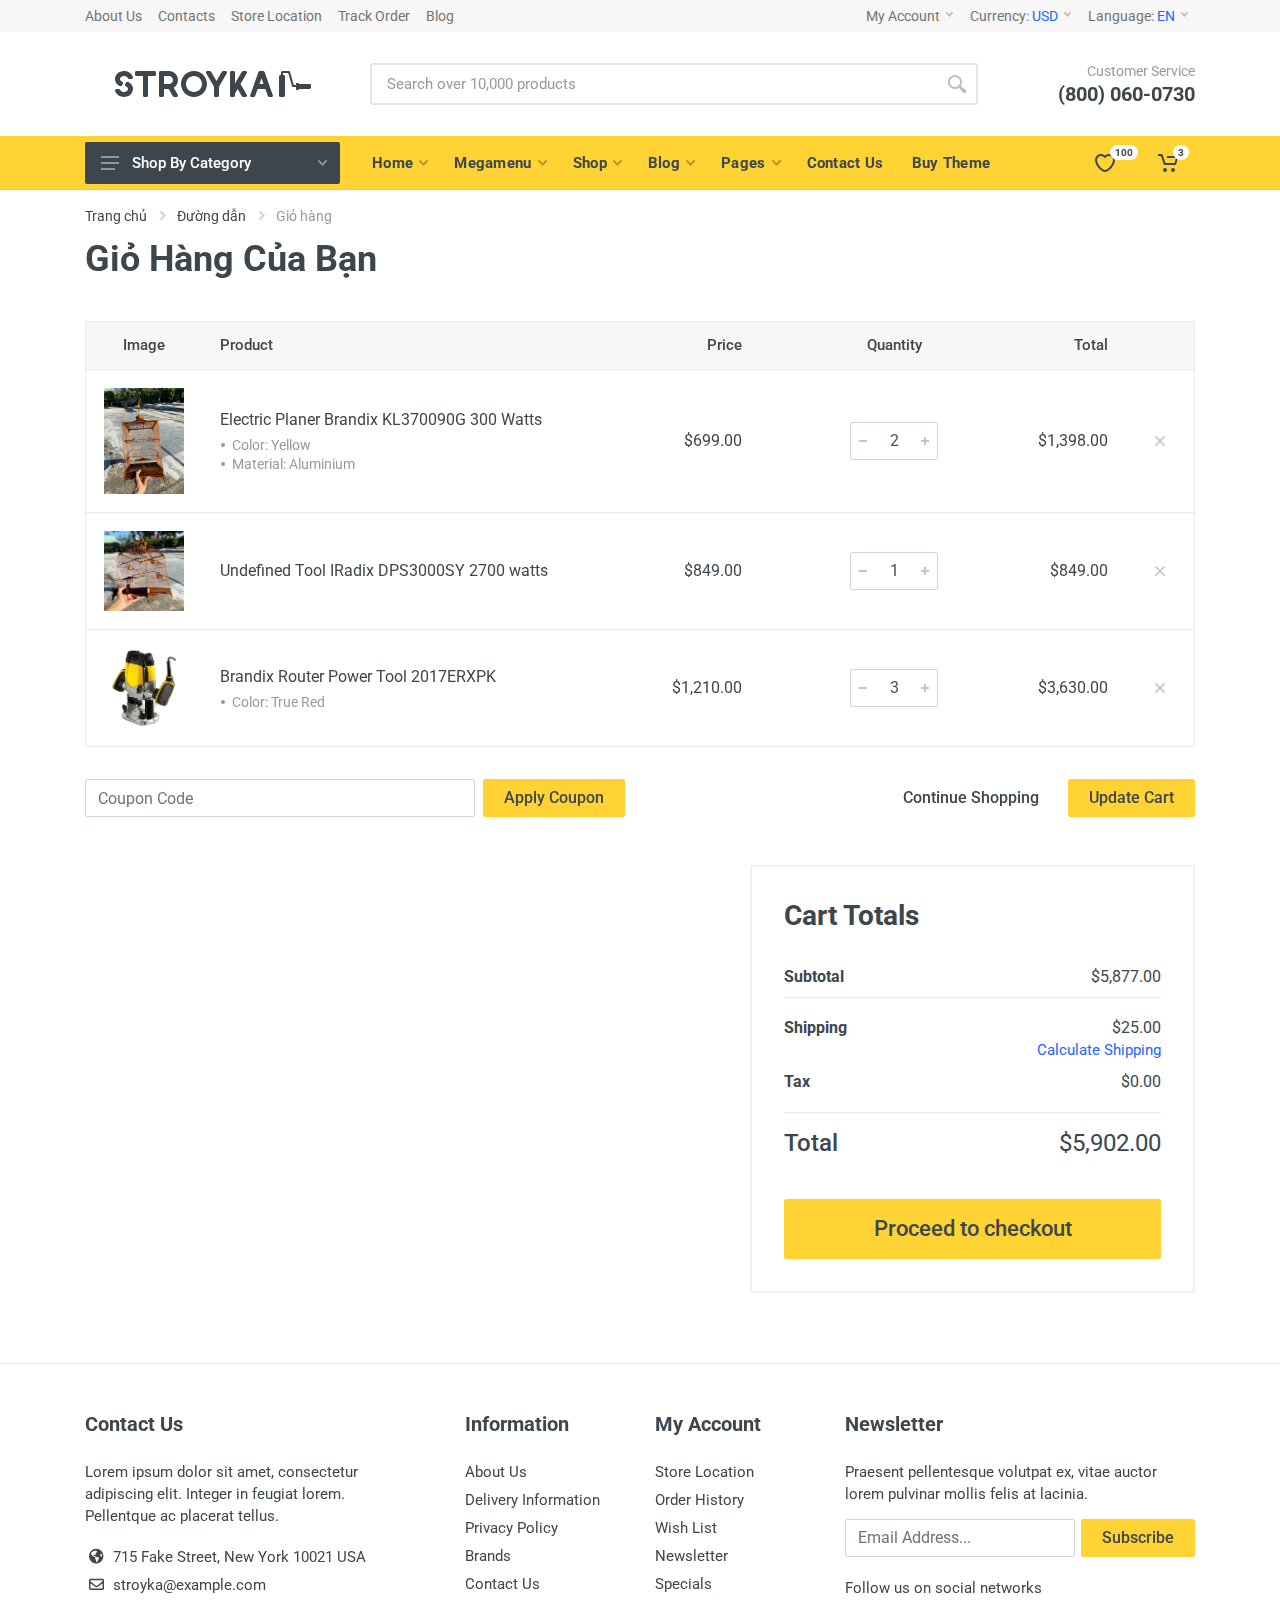
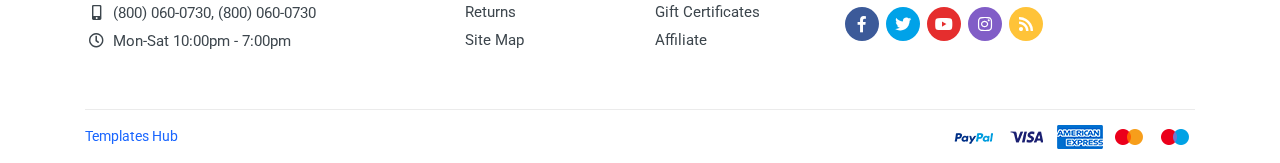
<file: cart.html>
<!DOCTYPE html>
<html lang="en" dir="ltr">

<head>
    <meta charset="UTF-8">
    <meta name="viewport" content="width=device-width,initial-scale=1">
    <meta name="format-detection" content="telephone=no">
    <title>Nhật Lồng Chim Quảng Nam</title>
    <link rel="icon" type="image/png" href="images/favicon.png"><!-- fonts -->
    <link rel="stylesheet" href="https://fonts.googleapis.com/css?family=Roboto:400,400i,500,500i,700,700i"><!-- css -->
    <link rel="stylesheet" href="vendor/bootstrap-4.2.1/css/bootstrap.min.css">
    <link rel="stylesheet" href="vendor/owl-carousel-2.3.4/assets/owl.carousel.min.css">
    <link rel="stylesheet" href="css/style.css"><!-- js -->
    <script src="vendor/jquery-3.3.1/jquery.min.js"></script>
    <script src="vendor/bootstrap-4.2.1/js/bootstrap.bundle.min.js"></script>
    <script src="vendor/owl-carousel-2.3.4/owl.carousel.min.js"></script>
    <script src="vendor/nouislider-12.1.0/nouislider.min.js"></script>
    <script src="js/number.js"></script>
    <script src="js/main.js"></script>
    <script src="vendor/svg4everybody-2.1.9/svg4everybody.min.js"></script>
    <script>svg4everybody();</script><!-- font - fontawesome -->
    <link rel="stylesheet" href="vendor/fontawesome-5.6.1/css/all.min.css"><!-- font - stroyka -->
    <link rel="stylesheet" href="fonts/stroyka/stroyka.css">
    <script async src="https://www.googletagmanager.com/gtag/js?id=UA-97489509-6"></script>
    <script>window.dataLayer = window.dataLayer || []; function gtag() { dataLayer.push(arguments); } gtag('js', new Date()); gtag('config', 'UA-97489509-6');</script>
</head>

<body><!-- quickview-modal -->
    <div id="quickview-modal" class="modal fade" tabindex="-1" role="dialog" aria-hidden="true">
        <div class="modal-dialog modal-dialog-centered modal-xl">
            <div class="modal-content"></div>
        </div>
    </div><!-- quickview-modal / end --><!-- mobilemenu -->
    <div class="mobilemenu">
        <div class="mobilemenu__backdrop"></div>
        <div class="mobilemenu__body">
            <div class="mobilemenu__header">
                <div class="mobilemenu__title">Danh Mục Lồng</div><button type="button" class="mobilemenu__close"><svg width="20px" height="20px">
                        <use xlink:href="images/sprite.svg#cross-20"></use>
                    </svg></button>
            </div>
            <div class="mobilemenu__content">
                <ul class="mobile-links mobile-links--level--0" data-collapse="" data-collapse-opened-class="mobile-links__item--open">
                    <li class="mobile-links__item" data-collapse-item="">
                        <div class="mobile-links__item-title"><a href="index.html" class="mobile-links__item-link">Trang Chủ</a> <button class="mobile-links__item-toggle" type="button" data-collapse-trigger=""><svg class="mobile-links__item-arrow" width="12px" height="7px">
                                    <use xlink:href="images/sprite.svg#arrow-rounded-down-12x7"></use>
                                </svg></button></div>
                        <div class="mobile-links__item-sub-links" data-collapse-content="">
                            <ul class="mobile-links mobile-links--level--1">
                                <li class="mobile-links__item" data-collapse-item="">
                                    <div class="mobile-links__item-title"><a href="index.html" class="mobile-links__item-link">Cửa Hàng</a></div>
                                </li>
                            </ul>
                        </div>
                    </li>
                    <li class="mobile-links__item" data-collapse-item="">
                        <div class="mobile-links__item-title"><a href="shop-grid-3-columns-sidebar.html" class="mobile-links__item-link">Sản phẩm</a> <button class="mobile-links__item-toggle" type="button" data-collapse-trigger=""><svg class="mobile-links__item-arrow" width="12px" height="7px">
                                    <use xlink:href="images/sprite.svg#arrow-rounded-down-12x7"></use>
                                </svg></button></div>
                        <div class="mobile-links__item-sub-links" data-collapse-content="">
                            <ul class="mobile-links mobile-links--level--1">
                                <li class="mobile-links__item" data-collapse-item="">
                                    <div class="mobile-links__item-title"><a href="shop-grid-3-columns-sidebar.html" class="mobile-links__item-link">Danh sách sản phẩm</a> <button class="mobile-links__item-toggle" type="button" data-collapse-trigger=""><svg class="mobile-links__item-arrow" width="12px" height="7px">
                                                <use xlink:href="images/sprite.svg#arrow-rounded-down-12x7"></use>
                                            </svg></button></div>
                                    <!-- <div class="mobile-links__item-sub-links" data-collapse-content>
                                        <ul class="mobile-links mobile-links--level--2">
                                            <li class="mobile-links__item" data-collapse-item>
                                                <div class="mobile-links__item-title"><a
                                                        href="shop-grid-3-columns-sidebar.html"
                                                        class="mobile-links__item-link">3 Columns Sidebar</a></div>
                                            </li>
                                            <li class="mobile-links__item" data-collapse-item>
                                                <div class="mobile-links__item-title"><a
                                                        href="shop-grid-4-columns-full.html"
                                                        class="mobile-links__item-link">4 Columns Full</a></div>
                                            </li>
                                            <li class="mobile-links__item" data-collapse-item>
                                                <div class="mobile-links__item-title"><a
                                                        href="shop-grid-5-columns-full.html"
                                                        class="mobile-links__item-link">5 Columns Full</a></div>
                                            </li>
                                        </ul>
                                    </div> -->
                                </li>
                                <!-- <li class="mobile-links__item" data-collapse-item="">
                                    <div class="mobile-links__item-title"><a href="shop-list.html" class="mobile-links__item-link"> Danh sách Lồng Chim</a></div>
                                </li> -->
                                <!-- <li class="mobile-links__item" data-collapse-item>
                                    <div class="mobile-links__item-title"><a href="shop-right-sidebar.html"
                                            class="mobile-links__item-link">Shop Right Sidebar</a></div>
                                </li> -->
                                <!-- <li class="mobile-links__item" data-collapse-item>
                                    <div class="mobile-links__item-title"><a href="product.html"
                                            class="mobile-links__item-link">Product</a> <button
                                            class="mobile-links__item-toggle" type="button" data-collapse-trigger><svg
                                                class="mobile-links__item-arrow" width="12px" height="7px">
                                                <use xlink:href="images/sprite.svg#arrow-rounded-down-12x7"></use>
                                            </svg></button></div>
                                    <div class="mobile-links__item-sub-links" data-collapse-content>
                                        <ul class="mobile-links mobile-links--level--2">
                                            <li class="mobile-links__item" data-collapse-item>
                                                <div class="mobile-links__item-title"><a href="product.html"
                                                        class="mobile-links__item-link">Product</a></div>
                                            </li>
                                            <li class="mobile-links__item" data-collapse-item>
                                                <div class="mobile-links__item-title"><a href="product-alt.html"
                                                        class="mobile-links__item-link">Product Alt</a></div>
                                            </li>
                                            <li class="mobile-links__item" data-collapse-item>
                                                <div class="mobile-links__item-title"><a href="product-sidebar.html"
                                                        class="mobile-links__item-link">Product Sidebar</a></div>
                                            </li>
                                        </ul>
                                    </div>
                                </li> -->
                                <!-- <li class="mobile-links__item" data-collapse-item="">
                                    <div class="mobile-links__item-title"><a href="cart.html" class="mobile-links__item-link">Cart</a></div>
                                </li> -->
                                <li class="mobile-links__item" data-collapse-item="">
                                    <div class="mobile-links__item-title"><a href="checkout.html" class="mobile-links__item-link">Liên Hệ</a></div>
                                </li>
                            </ul>
                        </div>
                    </li>
                    <li class="mobile-links__item" data-collapse-item="">
                        <div class="mobile-links__item-title"><a href="blog-grid.html" class="mobile-links__item-link">Tin Tức</a> <button class="mobile-links__item-toggle" type="button" data-collapse-trigger=""><svg class="mobile-links__item-arrow" width="12px" height="7px">
                                    <use xlink:href="images/sprite.svg#arrow-rounded-down-12x7"></use>
                                </svg></button></div>
                        <div class="mobile-links__item-sub-links" data-collapse-content="">
                            <ul class="mobile-links mobile-links--level--1">
                                <li class="mobile-links__item" data-collapse-item="">
                                    <div class="mobile-links__item-title"><a href="blog-grid.html" class="mobile-links__item-link">Khách hàng thân thuộc</a></div>
                                </li>
                                <li class="mobile-links__item" data-collapse-item="">
                                    <div class="mobile-links__item-title"><a href="post.html" class="mobile-links__item-link">Tin Tức Cửa hàng</a></div>
                                </li>
                            </ul>
                        </div>
                    </li>
                    <li class="mobile-links__item" data-collapse-item="">
                        <div class="mobile-links__item-title"><a href="#" class="mobile-links__item-link">Pages</a>
                            <button class="mobile-links__item-toggle" type="button" data-collapse-trigger=""><svg class="mobile-links__item-arrow" width="12px" height="7px">
                                    <use xlink:href="images/sprite.svg#arrow-rounded-down-12x7"></use>
                                </svg></button></div>
                        <div class="mobile-links__item-sub-links" data-collapse-content="">
                            <ul class="mobile-links mobile-links--level--1">
                                <li class="mobile-links__item" data-collapse-item="">
                                    <div class="mobile-links__item-title"><a href="about-us.html" class="mobile-links__item-link">Về cửa hàng</a></div>
                                </li>
                                <li class="mobile-links__item" data-collapse-item="">
                                    <div class="mobile-links__item-title"><a href="contact-us.html" class="mobile-links__item-link">Liên Hệ</a></div>
                                </li>
                                <!-- <li class="mobile-links__item" data-collapse-item>
                                    <div class="mobile-links__item-title"><a href="contact-us-alt.html"
                                            class="mobile-links__item-link">Địa chỉ Cửa hàng</a></div>
                                </li> -->
                                <li class="mobile-links__item" data-collapse-item="">
                                    <div class="mobile-links__item-title"><a href="terms-and-conditions.html" class="mobile-links__item-link">Chính sách bảo hành</a></div>
                                </li>
                                <!-- <li class="mobile-links__item" data-collapse-item>
                                    <div class="mobile-links__item-title"><a href="404.html"
                                            class="mobile-links__item-link">404</a></div>
                                </li>

                                <li class="mobile-links__item" data-collapse-item>
                                    <div class="mobile-links__item-title"><a href="faq.html"
                                            class="mobile-links__item-link">FAQ</a></div>
                                </li>
                                <li class="mobile-links__item" data-collapse-item>
                                    <div class="mobile-links__item-title"><a href="components.html"
                                            class="mobile-links__item-link">Components</a></div>
                                </li>
                                <li class="mobile-links__item" data-collapse-item>
                                    <div class="mobile-links__item-title"><a href="typography.html"
                                            class="mobile-links__item-link">Typography</a></div>
                                </li> -->
                            </ul>
                        </div>
                    </li>
                    <!-- <li class="mobile-links__item" data-collapse-item>
                        <div class="mobile-links__item-title"><a data-collapse-trigger
                                class="mobile-links__item-link">Currency</a> <button class="mobile-links__item-toggle"
                                type="button" data-collapse-trigger><svg class="mobile-links__item-arrow" width="12px"
                                    height="7px">
                                    <use xlink:href="images/sprite.svg#arrow-rounded-down-12x7"></use>
                                </svg></button></div>
                        <div class="mobile-links__item-sub-links" data-collapse-content>
                            <ul class="mobile-links mobile-links--level--1">
                                <li class="mobile-links__item" data-collapse-item>
                                    <div class="mobile-links__item-title"><a href="#" class="mobile-links__item-link">€
                                            Euro</a></div>
                                </li>
                                <li class="mobile-links__item" data-collapse-item>
                                    <div class="mobile-links__item-title"><a href="#" class="mobile-links__item-link">£
                                            Pound Sterling</a></div>
                                </li>
                                <li class="mobile-links__item" data-collapse-item>
                                    <div class="mobile-links__item-title"><a href="#" class="mobile-links__item-link">₫
                                            US Dollar</a></div>
                                </li>
                                <li class="mobile-links__item" data-collapse-item>
                                    <div class="mobile-links__item-title"><a href="#" class="mobile-links__item-link">₽
                                            Russian Ruble</a></div>
                                </li>
                            </ul>
                        </div>
                    </li>
                    <li class="mobile-links__item" data-collapse-item>
                        <div class="mobile-links__item-title"><a data-collapse-trigger
                                class="mobile-links__item-link">Language</a> <button class="mobile-links__item-toggle"
                                type="button" data-collapse-trigger><svg class="mobile-links__item-arrow" width="12px"
                                    height="7px">
                                    <use xlink:href="images/sprite.svg#arrow-rounded-down-12x7"></use>
                                </svg></button></div>
                        <div class="mobile-links__item-sub-links" data-collapse-content>
                            <ul class="mobile-links mobile-links--level--1">
                                <li class="mobile-links__item" data-collapse-item>
                                    <div class="mobile-links__item-title"><a href="#"
                                            class="mobile-links__item-link">English</a></div>
                                </li>
                                <li class="mobile-links__item" data-collapse-item>
                                    <div class="mobile-links__item-title"><a href="#"
                                            class="mobile-links__item-link">French</a></div>
                                </li>
                                <li class="mobile-links__item" data-collapse-item>
                                    <div class="mobile-links__item-title"><a href="#"
                                            class="mobile-links__item-link">German</a></div>
                                </li>
                                <li class="mobile-links__item" data-collapse-item>
                                    <div class="mobile-links__item-title"><a href="#"
                                            class="mobile-links__item-link">Russian</a></div>
                                </li>
                                <li class="mobile-links__item" data-collapse-item>
                                    <div class="mobile-links__item-title"><a href="#"
                                            class="mobile-links__item-link">Italian</a></div>
                                </li>
                            </ul>
                        </div>
                    </li> -->
                </ul>
            </div>
        </div>
    </div><!-- mobilemenu / end --><!-- site -->
    <div class="site"><!-- mobile site__header -->
        <header class="site__header d-lg-none">
            <div class="mobile-header mobile-header--sticky mobile-header--stuck">
                <div class="mobile-header__panel">
                    <div class="container">
                        <div class="container">
                            <div class="mobile-header__body"><button class="mobile-header__menu-button"><svg width="18px" height="14px">
                                <use xlink:href="images/sprite.svg#menu-18x14"></use>
                            </svg></button> <a class="mobile-header__logo" href="index.html"><svg xmlns="http://www.w3.org/2000/svg" width="120px" height="20px">
                                </svg><h6 style="font-size: 15px;color: darkorange;">Nhật Lồng Chim Quảng Nam</h6>
                            </a>
                        <div class="mobile-header__search">
                            <form class="mobile-header__search-form" action="#"><input class="mobile-header__search-input" name="search" placeholder="Tìm kiếm hơn 100 sản phẩm" aria-label="Site search" type="text" autocomplete="off"> <button class="mobile-header__search-button mobile-header__search-button--submit" type="submit"><svg width="20px" height="20px">
                                        <use xlink:href="images/sprite.svg#search-20"></use>
                                    </svg></button> <button class="mobile-header__search-button mobile-header__search-button--close" type="button"><svg width="20px" height="20px">
                                        <use xlink:href="images/sprite.svg#cross-20"></use>
                                    </svg></button>
                                <div class="mobile-header__search-body"></div>
                            </form>
                        </div>
                        <div class="mobile-header__indicators">
                            <div class="indicator indicator--mobile-search indicator--mobile d-sm-none"><button class="indicator__button"><span class="indicator__area"><svg width="20px" height="20px">
                                            <use xlink:href="images/sprite.svg#search-20"></use>
                                        </svg></span></button></div>
                            <div class="indicator indicator--mobile d-sm-flex d-none"><a href="wishlist.html" class="indicator__button"><span class="indicator__area"><svg width="20px" height="20px">
                                            <use xlink:href="images/sprite.svg#heart-20"></use>
                                        </svg> <span class="indicator__value">0</span></span></a></div>
                            <div class="indicator indicator--mobile"><a href="cart.html" class="indicator__button"><span class="indicator__area"><svg width="20px" height="20px">
                                            <use xlink:href="images/sprite.svg#cart-20"></use>
                                        </svg> <span class="indicator__value">3</span></span></a></div>
                        </div>
                    </div>
                    </div>
                    </div>
                </div>
            </div>
        </header><!-- mobile site__header / end --><!-- desktop site__header -->
        <header class="site__header d-lg-block d-none">
            <div class="site-header"><!-- .topbar -->
                <div class="site-header__topbar topbar">
                    <div class="topbar__container container">
                        <div class="topbar__row">
                            <div class="topbar__item topbar__item--link"><a class="topbar-link"
                                    href="about-us.html">About Us</a></div>
                            <div class="topbar__item topbar__item--link"><a class="topbar-link"
                                    href="contact-us.html">Contacts</a></div>
                            <div class="topbar__item topbar__item--link"><a class="topbar-link" href="#">Store
                                    Location</a></div>
                            <div class="topbar__item topbar__item--link"><a class="topbar-link"
                                    href="track-order.html">Track Order</a></div>
                            <div class="topbar__item topbar__item--link"><a class="topbar-link"
                                    href="blog-classic.html">Blog</a></div>
                            <div class="topbar__spring"></div>
                            <div class="topbar__item">
                                <div class="topbar-dropdown"><button class="topbar-dropdown__btn" type="button">My
                                        Account <svg width="7px" height="5px">
                                            <use xlink:href="images/sprite.svg#arrow-rounded-down-7x5"></use>
                                        </svg></button>
                                    <div class="topbar-dropdown__body"><!-- .menu -->
                                        <ul class="menu menu--layout--topbar">
                                            <li><a href="account.html">Login</a></li>
                                            <li><a href="account.html">Register</a></li>
                                            <li><a href="#">Orders</a></li>
                                            <li><a href="#">Addresses</a></li>
                                        </ul><!-- .menu / end -->
                                    </div>
                                </div>
                            </div>
                            <div class="topbar__item">
                                <div class="topbar-dropdown"><button class="topbar-dropdown__btn"
                                        type="button">Currency: <span class="topbar__item-value">USD</span> <svg
                                            width="7px" height="5px">
                                            <use xlink:href="images/sprite.svg#arrow-rounded-down-7x5"></use>
                                        </svg></button>
                                    <div class="topbar-dropdown__body"><!-- .menu -->
                                        <ul class="menu menu--layout--topbar">
                                            <li><a href="#">€ Euro</a></li>
                                            <li><a href="#">£ Pound Sterling</a></li>
                                            <li><a href="#">$ US Dollar</a></li>
                                            <li><a href="#">₽ Russian Ruble</a></li>
                                        </ul><!-- .menu / end -->
                                    </div>
                                </div>
                            </div>
                            <div class="topbar__item">
                                <div class="topbar-dropdown"><button class="topbar-dropdown__btn"
                                        type="button">Language: <span class="topbar__item-value">EN</span> <svg
                                            width="7px" height="5px">
                                            <use xlink:href="images/sprite.svg#arrow-rounded-down-7x5"></use>
                                        </svg></button>
                                    <div class="topbar-dropdown__body"><!-- .menu -->
                                        <ul class="menu menu--layout--topbar menu--with-icons">
                                            <li><a href="#">
                                                    <div class="menu__icon"><img
                                                            srcset="images/languages/language-1.png, images/languages/language-1@2x.png 2x"
                                                            src="images/languages/language-1.png" alt=""></div>English
                                                </a></li>
                                            <li><a href="#">
                                                    <div class="menu__icon"><img
                                                            srcset="images/languages/language-2.png, images/languages/language-2@2x.png 2x"
                                                            src="images/languages/language-2.png" alt=""></div>French
                                                </a></li>
                                            <li><a href="#">
                                                    <div class="menu__icon"><img
                                                            srcset="images/languages/language-3.png, images/languages/language-3@2x.png 2x"
                                                            src="images/languages/language-3.png" alt=""></div>German
                                                </a></li>
                                            <li><a href="#">
                                                    <div class="menu__icon"><img
                                                            srcset="images/languages/language-4.png, images/languages/language-4@2x.png 2x"
                                                            src="images/languages/language-4.png" alt=""></div>Russian
                                                </a></li>
                                            <li><a href="#">
                                                    <div class="menu__icon"><img
                                                            srcset="images/languages/language-5.png, images/languages/language-5@2x.png 2x"
                                                            src="images/languages/language-5.png" alt=""></div>Italian
                                                </a></li>
                                        </ul><!-- .menu / end -->
                                    </div>
                                </div>
                            </div>
                        </div>
                    </div>
                </div><!-- .topbar / end -->
                <div class="site-header__middle container">
                    <div class="site-header__logo"><a href="index.html"><svg xmlns="http://www.w3.org/2000/svg"
                                width="196px" height="26px">
                                <path
                                    d="M194.797,18 L184,18 C184,18.552 183.552,19 183,19 L182,19 C181.448,19 181,18.552 181,18 L181,16 L178.377,16 C177.708,16 177.119,15.556 176.935,14.912 L173.246,2 L168,2 L168,4 L168.500,4 C169.328,4 170,4.672 170,5.500 L170,24.500 C170,25.328 169.328,26 168.500,26 L165.500,26 C164.672,26 164,25.328 164,24.500 L164,5.500 C164,4.672 164.672,4 165.500,4 L166,4 L166,1.500 C166,0.672 166.672,0 167.500,0 L173.622,0 C174.292,0 174.881,0.444 175.065,1.088 L178.754,14 L181,14 L181,13 C181,12.448 181.448,12 182,12 L183,12 C183.552,12 184,12.448 184,13 L194.797,13 C195.461,13 196,13.539 196,14.203 L196,16.797 C196,17.461 195.461,18 194.797,18 ZM156.783,26 L154.483,26 C153.767,26 153.129,25.552 152.884,24.878 L150.437,18.135 C150.407,18.054 150.331,18 150.245,18 L142.768,18 C142.682,18 142.606,18.054 142.576,18.135 L140.129,24.878 C139.884,25.552 139.245,26 138.530,26 L136.230,26 C135.395,26 134.815,25.169 135.100,24.383 L143.445,1.122 C143.690,0.448 144.328,0 145.044,0 L147.969,0 C148.685,0 149.323,0.448 149.568,1.122 L157.913,24.383 C158.198,25.169 157.618,26 156.783,26 ZM148.472,12.725 L146.698,7.848 C146.633,7.668 146.380,7.668 146.315,7.848 L144.541,12.725 C144.492,12.859 144.591,13 144.733,13 L148.280,13 C148.422,13 148.521,12.859 148.472,12.725 ZM130.493,26 L128.090,26 C127.555,26 127.060,25.714 126.792,25.250 L122.610,18 L120.003,22.520 L120.003,24.500 C120.003,25.328 119.333,26 118.505,26 L116.507,26 C115.680,26 115.009,25.328 115.009,24.500 L115.009,1.500 C115.009,0.672 115.680,0 116.507,0 L118.505,0 C119.333,0 120.003,0.672 120.003,1.500 L120.003,12.520 L126.792,0.750 C127.060,0.286 127.555,0 128.090,0 L130.493,0 C131.646,0 132.367,1.250 131.791,2.250 L125.487,13 L131.791,23.750 C132.367,24.750 131.646,26 130.493,26 ZM103.987,15.775 L103.987,24.500 C103.987,25.328 103.315,26 102.486,26 L100.485,26 C99.656,26 98.984,25.328 98.984,24.500 L98.984,15.775 L98.594,15.100 L91.180,2.250 C90.610,1.250 91.330,0 92.481,0 L94.792,0 C95.322,0 95.823,0.290 96.093,0.750 L101.486,10.090 L106.879,0.750 C107.149,0.290 107.649,0 108.179,0 L110.491,0 C111.641,0 112.362,1.250 111.791,2.250 L103.987,15.775 ZM79,26 C71.821,26 66,20.179 66,13 C66,5.820 71.821,-0.001 79,-0.001 C86.180,-0.001 92.001,5.820 92.001,13 C92.001,20.179 86.180,26 79,26 ZM79,5 C74.582,5 71,8.582 71,13 C71,17.418 74.582,21 79,21 C83.418,21 87,17.418 87,13 C87,8.582 83.418,5 79,5 ZM62.793,23.750 C63.362,24.750 62.643,26 61.494,26 L59.186,26 C58.656,26 58.157,25.710 57.887,25.250 L53.711,18 L49.005,18 L49.005,24.500 C49.005,25.330 48.335,26 47.506,26 L45.508,26 C44.679,26 44.009,25.330 44.009,24.500 L44.009,1.500 C44.009,0.670 44.679,0 45.508,0 L54,0 C58.966,0 62.992,4.030 62.992,9 C62.992,12.240 61.274,15.090 58.706,16.670 L62.793,23.750 ZM54,5 L50.004,5 C49.454,5 49.005,5.450 49.005,6 L49.005,12 C49.005,12.550 49.454,13 50.004,13 L54,13 C56.208,13 57.997,11.210 57.997,9 C57.997,6.790 56.208,5 54,5 ZM39.500,5 L33,5 L33,24.500 C33,25.328 32.328,26 31.500,26 L29.500,26 C28.672,26 28,25.328 28,24.500 L28,5 L21.500,5 C20.672,5 20,4.328 20,3.500 L20,1.500 C20,0.672 20.672,0 21.500,0 L39.500,0 C40.328,0 41,0.672 41,1.500 L41,3.500 C41,4.328 40.328,5 39.500,5 ZM16.487,8 L14.181,8 C13.565,8 13.040,7.611 12.790,7.048 C12.261,5.856 10.765,5 9,5 C6.793,5 5.005,6.340 5.005,8 C5.005,8.940 5.575,9.780 6.483,10.320 C6.706,10.455 6.948,10.574 7.206,10.673 C8.059,11 8.412,12.020 7.955,12.812 L6.948,14.558 C6.573,15.208 5.768,15.499 5.080,15.201 C3.872,14.679 2.815,13.924 1.989,13 C0.751,11.630 0.012,9.890 0.012,8 C0.012,3.580 4.037,0 9,0 C13.254,0 17.017,2.629 17.950,6.163 C18.196,7.095 17.450,8 16.487,8 ZM1.513,18 L3.820,18 C4.435,18 4.960,18.389 5.210,18.952 C5.739,20.144 7.236,21 9,21 C11.207,21 12.995,19.660 12.995,18 C12.995,17.060 12.426,16.220 11.517,15.680 C11.294,15.544 11.052,15.426 10.794,15.327 C9.941,14.999 9.588,13.980 10.045,13.188 L11.053,11.442 C11.427,10.792 12.233,10.501 12.920,10.799 C14.128,11.320 15.185,12.075 16.011,13 C17.249,14.370 17.988,16.110 17.988,18 C17.988,22.420 13.964,26 9,26 C4.747,26 0.983,23.371 0.050,19.837 C-0.196,18.905 0.550,18 1.513,18 Z">
                                </path>
                            </svg></a></div>
                    <div class="site-header__search">
                        <div class="search">
                            <form class="search__form" action="#"><input class="search__input" name="search"
                                    placeholder="Search over 10,000 products" aria-label="Site search" type="text"
                                    autocomplete="off"> <button class="search__button" type="submit"><svg width="20px"
                                        height="20px">
                                        <use xlink:href="images/sprite.svg#search-20"></use>
                                    </svg></button>
                                <div class="search__border"></div>
                            </form>
                        </div>
                    </div>
                    <div class="site-header__phone">
                        <div class="site-header__phone-title">Customer Service</div>
                        <div class="site-header__phone-number">(800) 060-0730</div>
                    </div>
                </div>
                <div class="site-header__nav-panel">
                    <div class="nav-panel">
                        <div class="nav-panel__container container">
                            <div class="nav-panel__row">
                                <div class="nav-panel__departments"><!-- .departments -->
                                    <div class="departments" data-departments-fixed-by="">
                                        <div class="departments__body">
                                            <div class="departments__links-wrapper">
                                                <ul class="departments__links">
                                                    <li class="departments__item"><a href="#">Power Tools <svg
                                                                class="departments__link-arrow" width="6px"
                                                                height="9px">
                                                                <use
                                                                    xlink:href="images/sprite.svg#arrow-rounded-right-6x9">
                                                                </use>
                                                            </svg></a>
                                                        <div class="departments__megamenu departments__megamenu--xl">
                                                            <!-- .megamenu -->
                                                            <div class="megamenu megamenu--departments"
                                                                style="background-image: url('images/megamenu/megamenu-1.jpg');">
                                                                <div class="row">
                                                                    <div class="col-3">
                                                                        <ul
                                                                            class="megamenu__links megamenu__links--level--0">
                                                                            <li
                                                                                class="megamenu__item megamenu__item--with-submenu">
                                                                                <a href="#">Power Tools</a>
                                                                                <ul
                                                                                    class="megamenu__links megamenu__links--level--1">
                                                                                    <li class="megamenu__item"><a
                                                                                            href="#">Engravers</a></li>
                                                                                    <li class="megamenu__item"><a
                                                                                            href="#">Drills</a></li>
                                                                                    <li class="megamenu__item"><a
                                                                                            href="#">Wrenches</a></li>
                                                                                    <li class="megamenu__item"><a
                                                                                            href="#">Plumbing</a></li>
                                                                                    <li class="megamenu__item"><a
                                                                                            href="#">Wall Chaser</a>
                                                                                    </li>
                                                                                    <li class="megamenu__item"><a
                                                                                            href="#">Pneumatic Tools</a>
                                                                                    </li>
                                                                                    <li class="megamenu__item"><a
                                                                                            href="#">Milling Cutters</a>
                                                                                    </li>
                                                                                </ul>
                                                                            </li>
                                                                            <li class="megamenu__item"><a
                                                                                    href="#">Workbenches</a></li>
                                                                            <li class="megamenu__item"><a
                                                                                    href="#">Presses</a></li>
                                                                            <li class="megamenu__item"><a href="#">Spray
                                                                                    Guns</a></li>
                                                                            <li class="megamenu__item"><a
                                                                                    href="#">Riveters</a></li>
                                                                        </ul>
                                                                    </div>
                                                                    <div class="col-3">
                                                                        <ul
                                                                            class="megamenu__links megamenu__links--level--0">
                                                                            <li
                                                                                class="megamenu__item megamenu__item--with-submenu">
                                                                                <a href="#">Hand Tools</a>
                                                                                <ul
                                                                                    class="megamenu__links megamenu__links--level--1">
                                                                                    <li class="megamenu__item"><a
                                                                                            href="#">Screwdrivers</a>
                                                                                    </li>
                                                                                    <li class="megamenu__item"><a
                                                                                            href="#">Handsaws</a></li>
                                                                                    <li class="megamenu__item"><a
                                                                                            href="#">Knives</a></li>
                                                                                    <li class="megamenu__item"><a
                                                                                            href="#">Axes</a></li>
                                                                                    <li class="megamenu__item"><a
                                                                                            href="#">Multitools</a></li>
                                                                                    <li class="megamenu__item"><a
                                                                                            href="#">Paint Tools</a>
                                                                                    </li>
                                                                                </ul>
                                                                            </li>
                                                                            <li
                                                                                class="megamenu__item megamenu__item--with-submenu">
                                                                                <a href="#">Garden Equipment</a>
                                                                                <ul
                                                                                    class="megamenu__links megamenu__links--level--1">
                                                                                    <li class="megamenu__item"><a
                                                                                            href="#">Motor Pumps</a>
                                                                                    </li>
                                                                                    <li class="megamenu__item"><a
                                                                                            href="#">Chainsaws</a></li>
                                                                                    <li class="megamenu__item"><a
                                                                                            href="#">Electric Saws</a>
                                                                                    </li>
                                                                                    <li class="megamenu__item"><a
                                                                                            href="#">Brush Cutters</a>
                                                                                    </li>
                                                                                </ul>
                                                                            </li>
                                                                        </ul>
                                                                    </div>
                                                                    <div class="col-3">
                                                                        <ul
                                                                            class="megamenu__links megamenu__links--level--0">
                                                                            <li
                                                                                class="megamenu__item megamenu__item--with-submenu">
                                                                                <a href="#">Machine Tools</a>
                                                                                <ul
                                                                                    class="megamenu__links megamenu__links--level--1">
                                                                                    <li class="megamenu__item"><a
                                                                                            href="#">Thread Cutting</a>
                                                                                    </li>
                                                                                    <li class="megamenu__item"><a
                                                                                            href="#">Chip Blowers</a>
                                                                                    </li>
                                                                                    <li class="megamenu__item"><a
                                                                                            href="#">Sharpening
                                                                                            Machines</a></li>
                                                                                    <li class="megamenu__item"><a
                                                                                            href="#">Pipe Cutters</a>
                                                                                    </li>
                                                                                    <li class="megamenu__item"><a
                                                                                            href="#">Slotting
                                                                                            machines</a></li>
                                                                                    <li class="megamenu__item"><a
                                                                                            href="#">Lathes</a></li>
                                                                                </ul>
                                                                            </li>
                                                                        </ul>
                                                                    </div>
                                                                    <div class="col-3">
                                                                        <ul
                                                                            class="megamenu__links megamenu__links--level--0">
                                                                            <li
                                                                                class="megamenu__item megamenu__item--with-submenu">
                                                                                <a href="#">Instruments</a>
                                                                                <ul
                                                                                    class="megamenu__links megamenu__links--level--1">
                                                                                    <li class="megamenu__item"><a
                                                                                            href="#">Welding
                                                                                            Equipment</a></li>
                                                                                    <li class="megamenu__item"><a
                                                                                            href="#">Power Tools</a>
                                                                                    </li>
                                                                                    <li class="megamenu__item"><a
                                                                                            href="#">Hand Tools</a></li>
                                                                                    <li class="megamenu__item"><a
                                                                                            href="#">Measuring Tool</a>
                                                                                    </li>
                                                                                </ul>
                                                                            </li>
                                                                        </ul>
                                                                    </div>
                                                                </div>
                                                            </div><!-- .megamenu / end -->
                                                        </div>
                                                    </li>
                                                    <li class="departments__item"><a href="#">Hand Tools <svg
                                                                class="departments__link-arrow" width="6px"
                                                                height="9px">
                                                                <use
                                                                    xlink:href="images/sprite.svg#arrow-rounded-right-6x9">
                                                                </use>
                                                            </svg></a>
                                                        <div class="departments__megamenu departments__megamenu--lg">
                                                            <!-- .megamenu -->
                                                            <div class="megamenu megamenu--departments"
                                                                style="background-image: url('images/megamenu/megamenu-2.jpg');">
                                                                <div class="row">
                                                                    <div class="col-4">
                                                                        <ul
                                                                            class="megamenu__links megamenu__links--level--0">
                                                                            <li
                                                                                class="megamenu__item megamenu__item--with-submenu">
                                                                                <a href="#">Hand Tools</a>
                                                                                <ul
                                                                                    class="megamenu__links megamenu__links--level--1">
                                                                                    <li class="megamenu__item"><a
                                                                                            href="#">Screwdrivers</a>
                                                                                    </li>
                                                                                    <li class="megamenu__item"><a
                                                                                            href="#">Handsaws</a></li>
                                                                                    <li class="megamenu__item"><a
                                                                                            href="#">Knives</a></li>
                                                                                    <li class="megamenu__item"><a
                                                                                            href="#">Axes</a></li>
                                                                                    <li class="megamenu__item"><a
                                                                                            href="#">Multitools</a></li>
                                                                                    <li class="megamenu__item"><a
                                                                                            href="#">Paint Tools</a>
                                                                                    </li>
                                                                                </ul>
                                                                            </li>
                                                                            <li
                                                                                class="megamenu__item megamenu__item--with-submenu">
                                                                                <a href="#">Garden Equipment</a>
                                                                                <ul
                                                                                    class="megamenu__links megamenu__links--level--1">
                                                                                    <li class="megamenu__item"><a
                                                                                            href="#">Motor Pumps</a>
                                                                                    </li>
                                                                                    <li class="megamenu__item"><a
                                                                                            href="#">Chainsaws</a></li>
                                                                                    <li class="megamenu__item"><a
                                                                                            href="#">Electric Saws</a>
                                                                                    </li>
                                                                                    <li class="megamenu__item"><a
                                                                                            href="#">Brush Cutters</a>
                                                                                    </li>
                                                                                </ul>
                                                                            </li>
                                                                        </ul>
                                                                    </div>
                                                                    <div class="col-4">
                                                                        <ul
                                                                            class="megamenu__links megamenu__links--level--0">
                                                                            <li
                                                                                class="megamenu__item megamenu__item--with-submenu">
                                                                                <a href="#">Machine Tools</a>
                                                                                <ul
                                                                                    class="megamenu__links megamenu__links--level--1">
                                                                                    <li class="megamenu__item"><a
                                                                                            href="#">Thread Cutting</a>
                                                                                    </li>
                                                                                    <li class="megamenu__item"><a
                                                                                            href="#">Chip Blowers</a>
                                                                                    </li>
                                                                                    <li class="megamenu__item"><a
                                                                                            href="#">Sharpening
                                                                                            Machines</a></li>
                                                                                    <li class="megamenu__item"><a
                                                                                            href="#">Pipe Cutters</a>
                                                                                    </li>
                                                                                    <li class="megamenu__item"><a
                                                                                            href="#">Slotting
                                                                                            machines</a></li>
                                                                                    <li class="megamenu__item"><a
                                                                                            href="#">Lathes</a></li>
                                                                                </ul>
                                                                            </li>
                                                                        </ul>
                                                                    </div>
                                                                    <div class="col-4">
                                                                        <ul
                                                                            class="megamenu__links megamenu__links--level--0">
                                                                            <li
                                                                                class="megamenu__item megamenu__item--with-submenu">
                                                                                <a href="#">Instruments</a>
                                                                                <ul
                                                                                    class="megamenu__links megamenu__links--level--1">
                                                                                    <li class="megamenu__item"><a
                                                                                            href="#">Welding
                                                                                            Equipment</a></li>
                                                                                    <li class="megamenu__item"><a
                                                                                            href="#">Power Tools</a>
                                                                                    </li>
                                                                                    <li class="megamenu__item"><a
                                                                                            href="#">Hand Tools</a></li>
                                                                                    <li class="megamenu__item"><a
                                                                                            href="#">Measuring Tool</a>
                                                                                    </li>
                                                                                </ul>
                                                                            </li>
                                                                        </ul>
                                                                    </div>
                                                                </div>
                                                            </div><!-- .megamenu / end -->
                                                        </div>
                                                    </li>
                                                    <li class="departments__item"><a href="#">Machine Tools <svg
                                                                class="departments__link-arrow" width="6px"
                                                                height="9px">
                                                                <use
                                                                    xlink:href="images/sprite.svg#arrow-rounded-right-6x9">
                                                                </use>
                                                            </svg></a>
                                                        <div class="departments__megamenu departments__megamenu--nl">
                                                            <!-- .megamenu -->
                                                            <div class="megamenu megamenu--departments"
                                                                style="background-image: url('images/megamenu/megamenu-3.jpg');">
                                                                <div class="row">
                                                                    <div class="col-6">
                                                                        <ul
                                                                            class="megamenu__links megamenu__links--level--0">
                                                                            <li
                                                                                class="megamenu__item megamenu__item--with-submenu">
                                                                                <a href="#">Hand Tools</a>
                                                                                <ul
                                                                                    class="megamenu__links megamenu__links--level--1">
                                                                                    <li class="megamenu__item"><a
                                                                                            href="#">Screwdrivers</a>
                                                                                    </li>
                                                                                    <li class="megamenu__item"><a
                                                                                            href="#">Handsaws</a></li>
                                                                                    <li class="megamenu__item"><a
                                                                                            href="#">Knives</a></li>
                                                                                    <li class="megamenu__item"><a
                                                                                            href="#">Axes</a></li>
                                                                                    <li class="megamenu__item"><a
                                                                                            href="#">Multitools</a></li>
                                                                                    <li class="megamenu__item"><a
                                                                                            href="#">Paint Tools</a>
                                                                                    </li>
                                                                                </ul>
                                                                            </li>
                                                                            <li
                                                                                class="megamenu__item megamenu__item--with-submenu">
                                                                                <a href="#">Garden Equipment</a>
                                                                                <ul
                                                                                    class="megamenu__links megamenu__links--level--1">
                                                                                    <li class="megamenu__item"><a
                                                                                            href="#">Motor Pumps</a>
                                                                                    </li>
                                                                                    <li class="megamenu__item"><a
                                                                                            href="#">Chainsaws</a></li>
                                                                                    <li class="megamenu__item"><a
                                                                                            href="#">Electric Saws</a>
                                                                                    </li>
                                                                                    <li class="megamenu__item"><a
                                                                                            href="#">Brush Cutters</a>
                                                                                    </li>
                                                                                </ul>
                                                                            </li>
                                                                        </ul>
                                                                    </div>
                                                                    <div class="col-6">
                                                                        <ul
                                                                            class="megamenu__links megamenu__links--level--0">
                                                                            <li
                                                                                class="megamenu__item megamenu__item--with-submenu">
                                                                                <a href="#">Instruments</a>
                                                                                <ul
                                                                                    class="megamenu__links megamenu__links--level--1">
                                                                                    <li class="megamenu__item"><a
                                                                                            href="#">Welding
                                                                                            Equipment</a></li>
                                                                                    <li class="megamenu__item"><a
                                                                                            href="#">Power Tools</a>
                                                                                    </li>
                                                                                    <li class="megamenu__item"><a
                                                                                            href="#">Hand Tools</a></li>
                                                                                    <li class="megamenu__item"><a
                                                                                            href="#">Measuring Tool</a>
                                                                                    </li>
                                                                                </ul>
                                                                            </li>
                                                                        </ul>
                                                                    </div>
                                                                </div>
                                                            </div><!-- .megamenu / end -->
                                                        </div>
                                                    </li>
                                                    <li class="departments__item"><a href="#">Building Supplies <svg
                                                                class="departments__link-arrow" width="6px"
                                                                height="9px">
                                                                <use
                                                                    xlink:href="images/sprite.svg#arrow-rounded-right-6x9">
                                                                </use>
                                                            </svg></a>
                                                        <div class="departments__megamenu departments__megamenu--sm">
                                                            <!-- .megamenu -->
                                                            <div class="megamenu megamenu--departments">
                                                                <div class="row">
                                                                    <div class="col-12">
                                                                        <ul
                                                                            class="megamenu__links megamenu__links--level--0">
                                                                            <li
                                                                                class="megamenu__item megamenu__item--with-submenu">
                                                                                <a href="#">Hand Tools</a>
                                                                                <ul
                                                                                    class="megamenu__links megamenu__links--level--1">
                                                                                    <li class="megamenu__item"><a
                                                                                            href="#">Screwdrivers</a>
                                                                                    </li>
                                                                                    <li class="megamenu__item"><a
                                                                                            href="#">Handsaws</a></li>
                                                                                    <li class="megamenu__item"><a
                                                                                            href="#">Knives</a></li>
                                                                                    <li class="megamenu__item"><a
                                                                                            href="#">Axes</a></li>
                                                                                    <li class="megamenu__item"><a
                                                                                            href="#">Multitools</a></li>
                                                                                    <li class="megamenu__item"><a
                                                                                            href="#">Paint Tools</a>
                                                                                    </li>
                                                                                </ul>
                                                                            </li>
                                                                            <li
                                                                                class="megamenu__item megamenu__item--with-submenu">
                                                                                <a href="#">Garden Equipment</a>
                                                                                <ul
                                                                                    class="megamenu__links megamenu__links--level--1">
                                                                                    <li class="megamenu__item"><a
                                                                                            href="#">Motor Pumps</a>
                                                                                    </li>
                                                                                    <li class="megamenu__item"><a
                                                                                            href="#">Chainsaws</a></li>
                                                                                    <li class="megamenu__item"><a
                                                                                            href="#">Electric Saws</a>
                                                                                    </li>
                                                                                    <li class="megamenu__item"><a
                                                                                            href="#">Brush Cutters</a>
                                                                                    </li>
                                                                                </ul>
                                                                            </li>
                                                                        </ul>
                                                                    </div>
                                                                </div>
                                                            </div><!-- .megamenu / end -->
                                                        </div>
                                                    </li>
                                                    <li class="departments__item departments__item--menu"><a
                                                            href="#">Electrical <svg class="departments__link-arrow"
                                                                width="6px" height="9px">
                                                                <use
                                                                    xlink:href="images/sprite.svg#arrow-rounded-right-6x9">
                                                                </use>
                                                            </svg></a>
                                                        <div class="departments__menu"><!-- .menu -->
                                                            <ul class="menu menu--layout--classic">
                                                                <li><a href="#">Soldering Equipment <svg
                                                                            class="menu__arrow" width="6px"
                                                                            height="9px">
                                                                            <use
                                                                                xlink:href="images/sprite.svg#arrow-rounded-right-6x9">
                                                                            </use>
                                                                        </svg></a>
                                                                    <div class="menu__submenu"><!-- .menu -->
                                                                        <ul class="menu menu--layout--classic">
                                                                            <li><a href="#">Soldering Station</a></li>
                                                                            <li><a href="#">Soldering Dryers</a></li>
                                                                            <li><a href="#">Gas Soldering Iron</a></li>
                                                                            <li><a href="#">Electric Soldering Iron</a>
                                                                            </li>
                                                                        </ul><!-- .menu / end -->
                                                                    </div>
                                                                </li>
                                                                <li><a href="#">Light Bulbs</a></li>
                                                                <li><a href="#">Batteries</a></li>
                                                                <li><a href="#">Light Fixtures</a></li>
                                                                <li><a href="#">Warm Floor</a></li>
                                                                <li><a href="#">Generators</a></li>
                                                                <li><a href="#">UPS</a></li>
                                                            </ul><!-- .menu / end -->
                                                        </div>
                                                    </li>
                                                    <li class="departments__item"><a href="#">Power Machinery</a></li>
                                                    <li class="departments__item"><a href="#">Measurement</a></li>
                                                    <li class="departments__item"><a href="#">Clothes & PPE</a></li>
                                                    <li class="departments__item"><a href="#">Plumbing</a></li>
                                                    <li class="departments__item"><a href="#">Storage & Organization</a>
                                                    </li>
                                                    <li class="departments__item"><a href="#">Welding & Soldering</a>
                                                    </li>
                                                </ul>
                                            </div>
                                        </div><button class="departments__button"><svg class="departments__button-icon"
                                                width="18px" height="14px">
                                                <use xlink:href="images/sprite.svg#menu-18x14"></use>
                                            </svg> Shop By Category <svg class="departments__button-arrow" width="9px"
                                                height="6px">
                                                <use xlink:href="images/sprite.svg#arrow-rounded-down-9x6"></use>
                                            </svg></button>
                                    </div><!-- .departments / end -->
                                </div><!-- .nav-links -->
                                <div class="nav-panel__nav-links nav-links">
                                    <ul class="nav-links__list">
                                        <li class="nav-links__item nav-links__item--with-submenu"><a
                                                href="index.html"><span>Home <svg class="nav-links__arrow" width="9px"
                                                        height="6px">
                                                        <use xlink:href="images/sprite.svg#arrow-rounded-down-9x6">
                                                        </use>
                                                    </svg></span></a>
                                            <div class="nav-links__menu"><!-- .menu -->
                                                <ul class="menu menu--layout--classic">
                                                    <li><a href="index.html">Home 1</a></li>
                                                    <li><a href="index-2.html">Home 2</a></li>
                                                </ul><!-- .menu / end -->
                                            </div>
                                        </li>
                                        <li class="nav-links__item nav-links__item--with-submenu"><a
                                                href="#"><span>Megamenu <svg class="nav-links__arrow" width="9px"
                                                        height="6px">
                                                        <use xlink:href="images/sprite.svg#arrow-rounded-down-9x6">
                                                        </use>
                                                    </svg></span></a>
                                            <div class="nav-links__megamenu nav-links__megamenu--size--nl">
                                                <!-- .megamenu -->
                                                <div class="megamenu">
                                                    <div class="row">
                                                        <div class="col-6">
                                                            <ul class="megamenu__links megamenu__links--level--0">
                                                                <li class="megamenu__item megamenu__item--with-submenu">
                                                                    <a href="#">Power Tools</a>
                                                                    <ul
                                                                        class="megamenu__links megamenu__links--level--1">
                                                                        <li class="megamenu__item"><a
                                                                                href="#">Engravers</a></li>
                                                                        <li class="megamenu__item"><a
                                                                                href="#">Wrenches</a></li>
                                                                        <li class="megamenu__item"><a href="#">Wall
                                                                                Chaser</a></li>
                                                                        <li class="megamenu__item"><a href="#">Pneumatic
                                                                                Tools</a></li>
                                                                    </ul>
                                                                </li>
                                                                <li class="megamenu__item megamenu__item--with-submenu">
                                                                    <a href="#">Machine Tools</a>
                                                                    <ul
                                                                        class="megamenu__links megamenu__links--level--1">
                                                                        <li class="megamenu__item"><a href="#">Thread
                                                                                Cutting</a></li>
                                                                        <li class="megamenu__item"><a href="#">Chip
                                                                                Blowers</a></li>
                                                                        <li class="megamenu__item"><a
                                                                                href="#">Sharpening Machines</a></li>
                                                                        <li class="megamenu__item"><a href="#">Pipe
                                                                                Cutters</a></li>
                                                                        <li class="megamenu__item"><a href="#">Slotting
                                                                                machines</a></li>
                                                                        <li class="megamenu__item"><a
                                                                                href="#">Lathes</a></li>
                                                                    </ul>
                                                                </li>
                                                            </ul>
                                                        </div>
                                                        <div class="col-6">
                                                            <ul class="megamenu__links megamenu__links--level--0">
                                                                <li class="megamenu__item megamenu__item--with-submenu">
                                                                    <a href="#">Hand Tools</a>
                                                                    <ul
                                                                        class="megamenu__links megamenu__links--level--1">
                                                                        <li class="megamenu__item"><a
                                                                                href="#">Screwdrivers</a></li>
                                                                        <li class="megamenu__item"><a
                                                                                href="#">Handsaws</a></li>
                                                                        <li class="megamenu__item"><a
                                                                                href="#">Knives</a></li>
                                                                        <li class="megamenu__item"><a href="#">Axes</a>
                                                                        </li>
                                                                        <li class="megamenu__item"><a
                                                                                href="#">Multitools</a></li>
                                                                        <li class="megamenu__item"><a href="#">Paint
                                                                                Tools</a></li>
                                                                    </ul>
                                                                </li>
                                                                <li class="megamenu__item megamenu__item--with-submenu">
                                                                    <a href="#">Garden Equipment</a>
                                                                    <ul
                                                                        class="megamenu__links megamenu__links--level--1">
                                                                        <li class="megamenu__item"><a href="#">Motor
                                                                                Pumps</a></li>
                                                                        <li class="megamenu__item"><a
                                                                                href="#">Chainsaws</a></li>
                                                                        <li class="megamenu__item"><a href="#">Electric
                                                                                Saws</a></li>
                                                                        <li class="megamenu__item"><a href="#">Brush
                                                                                Cutters</a></li>
                                                                    </ul>
                                                                </li>
                                                            </ul>
                                                        </div>
                                                    </div>
                                                </div><!-- .megamenu / end -->
                                            </div>
                                        </li>
                                        <li class="nav-links__item nav-links__item--with-submenu"><a
                                                href="shop-grid-3-columns-sidebar.html"><span>Shop <svg
                                                        class="nav-links__arrow" width="9px" height="6px">
                                                        <use xlink:href="images/sprite.svg#arrow-rounded-down-9x6">
                                                        </use>
                                                    </svg></span></a>
                                            <div class="nav-links__menu"><!-- .menu -->
                                                <ul class="menu menu--layout--classic">
                                                    <li><a href="shop-grid-3-columns-sidebar.html">Shop Grid <svg
                                                                class="menu__arrow" width="6px" height="9px">
                                                                <use
                                                                    xlink:href="images/sprite.svg#arrow-rounded-right-6x9">
                                                                </use>
                                                            </svg></a>
                                                        <div class="menu__submenu"><!-- .menu -->
                                                            <ul class="menu menu--layout--classic">
                                                                <li><a href="shop-grid-3-columns-sidebar.html">3 Columns
                                                                        Sidebar</a></li>
                                                                <li><a href="shop-grid-4-columns-full.html">4 Columns
                                                                        Full</a></li>
                                                                <li><a href="shop-grid-5-columns-full.html">5 Columns
                                                                        Full</a></li>
                                                            </ul><!-- .menu / end -->
                                                        </div>
                                                    </li>
                                                    <li><a href="shop-list.html">Shop List</a></li>
                                                    <li><a href="shop-right-sidebar.html">Shop Right Sidebar</a></li>
                                                    <li><a href="product.html">Product <svg class="menu__arrow"
                                                                width="6px" height="9px">
                                                                <use
                                                                    xlink:href="images/sprite.svg#arrow-rounded-right-6x9">
                                                                </use>
                                                            </svg></a>
                                                        <div class="menu__submenu"><!-- .menu -->
                                                            <ul class="menu menu--layout--classic">
                                                                <li><a href="product.html">Product</a></li>
                                                                <li><a href="product-alt.html">Product Alt</a></li>
                                                                <li><a href="product-sidebar.html">Product Sidebar</a>
                                                                </li>
                                                            </ul><!-- .menu / end -->
                                                        </div>
                                                    </li>
                                                    <li><a href="cart.html">Cart</a></li>
                                                    <li><a href="checkout.html">Checkout</a></li>
                                                    <li><a href="wishlist.html">Wishlist</a></li>
                                                    <li><a href="compare.html">Compare</a></li>
                                                    <li><a href="account.html">My Account</a></li>
                                                    <li><a href="track-order.html">Track Order</a></li>
                                                </ul><!-- .menu / end -->
                                            </div>
                                        </li>
                                        <li class="nav-links__item nav-links__item--with-submenu"><a
                                                href="blog-classic.html"><span>Blog <svg class="nav-links__arrow"
                                                        width="9px" height="6px">
                                                        <use xlink:href="images/sprite.svg#arrow-rounded-down-9x6">
                                                        </use>
                                                    </svg></span></a>
                                            <div class="nav-links__menu"><!-- .menu -->
                                                <ul class="menu menu--layout--classic">
                                                    <li><a href="blog-classic.html">Blog Classic</a></li>
                                                    <li><a href="blog-grid.html">Blog Grid</a></li>
                                                    <li><a href="blog-list.html">Blog List</a></li>
                                                    <li><a href="blog-left-sidebar.html">Blog Left Sidebar</a></li>
                                                    <li><a href="post.html">Post Page</a></li>
                                                    <li><a href="post-without-sidebar.html">Post Without Sidebar</a>
                                                    </li>
                                                </ul><!-- .menu / end -->
                                            </div>
                                        </li>
                                        <li class="nav-links__item nav-links__item--with-submenu"><a
                                                href="#"><span>Pages <svg class="nav-links__arrow" width="9px"
                                                        height="6px">
                                                        <use xlink:href="images/sprite.svg#arrow-rounded-down-9x6">
                                                        </use>
                                                    </svg></span></a>
                                            <div class="nav-links__menu"><!-- .menu -->
                                                <ul class="menu menu--layout--classic">
                                                    <li><a href="about-us.html">About Us</a></li>
                                                    <li><a href="contact-us.html">Contact Us</a></li>
                                                    <li><a href="contact-us-alt.html">Contact Us Alt</a></li>
                                                    <li><a href="404.html">404</a></li>
                                                    <li><a href="terms-and-conditions.html">Terms And Conditions</a>
                                                    </li>
                                                    <li><a href="faq.html">FAQ</a></li>
                                                    <li><a href="components.html">Components</a></li>
                                                    <li><a href="typography.html">Typography</a></li>
                                                </ul><!-- .menu / end -->
                                            </div>
                                        </li>
                                        <li class="nav-links__item"><a href="contact-us.html"><span>Contact
                                                    Us</span></a></li>
                                        <li class="nav-links__item"><a
                                                href="https://themeforest.net/user/kos9/portfolio"><span>Buy
                                                    Theme</span></a></li>
                                    </ul>
                                </div><!-- .nav-links / end -->
                                <div class="nav-panel__indicators">
                                    <div class="indicator"><a href="wishlist.html" class="indicator__button"><span
                                                class="indicator__area"><svg width="20px" height="20px">
                                                    <use xlink:href="images/sprite.svg#heart-20"></use>
                                                </svg> <span class="indicator__value">100</span></span></a></div>
                                    <div class="indicator indicator--trigger--click"><a href="cart.html"
                                            class="indicator__button"><span class="indicator__area"><svg width="20px"
                                                    height="20px">
                                                    <use xlink:href="images/sprite.svg#cart-20"></use>
                                                </svg> <span class="indicator__value">3</span></span></a>
                                        <div class="indicator__dropdown"><!-- .dropcart -->
                                            <div class="dropcart">
                                                <div class="dropcart__products-list">
                                                    <div class="dropcart__product">
                                                        <div class="dropcart__product-image"><a href="product.html"><img
                                                                    src="images/products/product-1.jpg" alt=""></a>
                                                        </div>
                                                        <div class="dropcart__product-info">
                                                            <div class="dropcart__product-name"><a
                                                                    href="product.html">Electric Planer Brandix
                                                                    KL370090G 300 Watts</a></div>
                                                            <ul class="dropcart__product-options">
                                                                <li>Color: Yellow</li>
                                                                <li>Material: Aluminium</li>
                                                            </ul>
                                                            <div class="dropcart__product-meta"><span
                                                                    class="dropcart__product-quantity">2</span> x <span
                                                                    class="dropcart__product-price">$699.00</span></div>
                                                        </div><button type="button"
                                                            class="dropcart__product-remove btn btn-light btn-sm btn-svg-icon"><svg
                                                                width="10px" height="10px">
                                                                <use xlink:href="images/sprite.svg#cross-10"></use>
                                                            </svg></button>
                                                    </div>
                                                    <div class="dropcart__product">
                                                        <div class="dropcart__product-image"><a href="product.html"><img
                                                                    src="images/products/product-2.jpg" alt=""></a>
                                                        </div>
                                                        <div class="dropcart__product-info">
                                                            <div class="dropcart__product-name"><a
                                                                    href="product.html">Undefined Tool IRadix DPS3000SY
                                                                    2700 watts</a></div>
                                                            <div class="dropcart__product-meta"><span
                                                                    class="dropcart__product-quantity">1</span> x <span
                                                                    class="dropcart__product-price">$849.00</span></div>
                                                        </div><button type="button"
                                                            class="dropcart__product-remove btn btn-light btn-sm btn-svg-icon"><svg
                                                                width="10px" height="10px">
                                                                <use xlink:href="images/sprite.svg#cross-10"></use>
                                                            </svg></button>
                                                    </div>
                                                    <div class="dropcart__product">
                                                        <div class="dropcart__product-image"><a href="product.html"><img
                                                                    src="images/products/product-5.jpg" alt=""></a>
                                                        </div>
                                                        <div class="dropcart__product-info">
                                                            <div class="dropcart__product-name"><a
                                                                    href="product.html">Brandix Router Power Tool
                                                                    2017ERXPK</a></div>
                                                            <ul class="dropcart__product-options">
                                                                <li>Color: True Red</li>
                                                            </ul>
                                                            <div class="dropcart__product-meta"><span
                                                                    class="dropcart__product-quantity">3</span> x <span
                                                                    class="dropcart__product-price">$1,210.00</span>
                                                            </div>
                                                        </div><button type="button"
                                                            class="dropcart__product-remove btn btn-light btn-sm btn-svg-icon"><svg
                                                                width="10px" height="10px">
                                                                <use xlink:href="images/sprite.svg#cross-10"></use>
                                                            </svg></button>
                                                    </div>
                                                </div>
                                                <div class="dropcart__totals">
                                                    <table>
                                                        <tr>
                                                            <th>Subtotal</th>
                                                            <td>$5,877.00</td>
                                                        </tr>
                                                        <tr>
                                                            <th>Shipping</th>
                                                            <td>$25.00</td>
                                                        </tr>
                                                        <tr>
                                                            <th>Tax</th>
                                                            <td>$0.00</td>
                                                        </tr>
                                                        <tr>
                                                            <th>Total</th>
                                                            <td>$5,902.00</td>
                                                        </tr>
                                                    </table>
                                                </div>
                                                <div class="dropcart__buttons"><a class="btn btn-secondary"
                                                        href="cart.html">View Cart</a> <a class="btn btn-primary"
                                                        href="checkout.html">Checkout</a></div>
                                            </div><!-- .dropcart / end -->
                                        </div>
                                    </div>
                                </div>
                            </div>
                        </div>
                    </div>
                </div>
            </div>
        </header><!-- desktop site__header / end --><!-- site__body -->
        <div class="site__body">
            <div class="page-header">
                <div class="page-header__container container">
                    <div class="page-header__breadcrumb">
                        <nav aria-label="breadcrumb">
                            <ol class="breadcrumb">
                                <li class="breadcrumb-item"><a href="index.html">Trang chủ</a> <svg class="breadcrumb-arrow"
                                        width="6px" height="9px">
                                        <use xlink:href="images/sprite.svg#arrow-rounded-right-6x9"></use>
                                    </svg></li>
                                <li class="breadcrumb-item"><a href="#">Đường dẫn</a> <svg class="breadcrumb-arrow"
                                        width="6px" height="9px">
                                        <use xlink:href="images/sprite.svg#arrow-rounded-right-6x9"></use>
                                    </svg></li>
                                <li class="breadcrumb-item active" aria-current="page">Giỏ hàng</li>
                            </ol>
                        </nav>
                    </div>
                    <div class="page-header__title">
                        <h1>Giỏ Hàng Của Bạn</h1>
                    </div>
                </div>
            </div>
            <div class="cart block">
                <div class="container">
                    <table class="cart__table cart-table">
                        <thead class="cart-table__head">
                            <tr class="cart-table__row">
                                <th class="cart-table__column cart-table__column--image">Image</th>
                                <th class="cart-table__column cart-table__column--product">Product</th>
                                <th class="cart-table__column cart-table__column--price">Price</th>
                                <th class="cart-table__column cart-table__column--quantity">Quantity</th>
                                <th class="cart-table__column cart-table__column--total">Total</th>
                                <th class="cart-table__column cart-table__column--remove"></th>
                            </tr>
                        </thead>
                        <tbody class="cart-table__body">
                            <tr class="cart-table__row">
                                <td class="cart-table__column cart-table__column--image"><a href="#"><img
                                            src="images/products/product-1.jpg" alt=""></a></td>
                                <td class="cart-table__column cart-table__column--product"><a href="#"
                                        class="cart-table__product-name">Electric Planer Brandix KL370090G 300 Watts</a>
                                    <ul class="cart-table__options">
                                        <li>Color: Yellow</li>
                                        <li>Material: Aluminium</li>
                                    </ul>
                                </td>
                                <td class="cart-table__column cart-table__column--price" data-title="Price">$699.00</td>
                                <td class="cart-table__column cart-table__column--quantity" data-title="Quantity">
                                    <div class="input-number"><input class="form-control input-number__input"
                                            type="number" min="1" value="2">
                                        <div class="input-number__add"></div>
                                        <div class="input-number__sub"></div>
                                    </div>
                                </td>
                                <td class="cart-table__column cart-table__column--total" data-title="Total">$1,398.00
                                </td>
                                <td class="cart-table__column cart-table__column--remove"><button type="button"
                                        class="btn btn-light btn-sm btn-svg-icon"><svg width="12px" height="12px">
                                            <use xlink:href="images/sprite.svg#cross-12"></use>
                                        </svg></button></td>
                            </tr>
                            <tr class="cart-table__row">
                                <td class="cart-table__column cart-table__column--image"><a href="#"><img
                                            src="images/products/product-2.jpg" alt=""></a></td>
                                <td class="cart-table__column cart-table__column--product"><a href="#"
                                        class="cart-table__product-name">Undefined Tool IRadix DPS3000SY 2700 watts</a>
                                </td>
                                <td class="cart-table__column cart-table__column--price" data-title="Price">$849.00</td>
                                <td class="cart-table__column cart-table__column--quantity" data-title="Quantity">
                                    <div class="input-number"><input class="form-control input-number__input"
                                            type="number" min="1" value="1">
                                        <div class="input-number__add"></div>
                                        <div class="input-number__sub"></div>
                                    </div>
                                </td>
                                <td class="cart-table__column cart-table__column--total" data-title="Total">$849.00</td>
                                <td class="cart-table__column cart-table__column--remove"><button type="button"
                                        class="btn btn-light btn-sm btn-svg-icon"><svg width="12px" height="12px">
                                            <use xlink:href="images/sprite.svg#cross-12"></use>
                                        </svg></button></td>
                            </tr>
                            <tr class="cart-table__row">
                                <td class="cart-table__column cart-table__column--image"><a href="#"><img
                                            src="images/products/product-5.jpg" alt=""></a></td>
                                <td class="cart-table__column cart-table__column--product"><a href="#"
                                        class="cart-table__product-name">Brandix Router Power Tool 2017ERXPK</a>
                                    <ul class="cart-table__options">
                                        <li>Color: True Red</li>
                                    </ul>
                                </td>
                                <td class="cart-table__column cart-table__column--price" data-title="Price">$1,210.00
                                </td>
                                <td class="cart-table__column cart-table__column--quantity" data-title="Quantity">
                                    <div class="input-number"><input class="form-control input-number__input"
                                            type="number" min="1" value="3">
                                        <div class="input-number__add"></div>
                                        <div class="input-number__sub"></div>
                                    </div>
                                </td>
                                <td class="cart-table__column cart-table__column--total" data-title="Total">$3,630.00
                                </td>
                                <td class="cart-table__column cart-table__column--remove"><button type="button"
                                        class="btn btn-light btn-sm btn-svg-icon"><svg width="12px" height="12px">
                                            <use xlink:href="images/sprite.svg#cross-12"></use>
                                        </svg></button></td>
                            </tr>
                        </tbody>
                    </table>
                    <div class="cart__actions">
                        <form class="cart__coupon-form"><label for="input-coupon-code" class="sr-only">Password</label>
                            <input type="text" class="form-control" id="input-coupon-code" placeholder="Coupon Code">
                            <button type="submit" class="btn btn-primary">Apply Coupon</button></form>
                        <div class="cart__buttons"><a href="index.html" class="btn btn-light">Continue Shopping</a> <a
                                href="#" class="btn btn-primary cart__update-button">Update Cart</a></div>
                    </div>
                    <div class="row justify-content-end pt-5">
                        <div class="col-12 col-md-7 col-lg-6 col-xl-5">
                            <div class="card">
                                <div class="card-body">
                                    <h3 class="card-title">Cart Totals</h3>
                                    <table class="cart__totals">
                                        <thead class="cart__totals-header">
                                            <tr>
                                                <th>Subtotal</th>
                                                <td>$5,877.00</td>
                                            </tr>
                                        </thead>
                                        <tbody class="cart__totals-body">
                                            <tr>
                                                <th>Shipping</th>
                                                <td>$25.00<div class="cart__calc-shipping"><a href="#">Calculate
                                                            Shipping</a></div>
                                                </td>
                                            </tr>
                                            <tr>
                                                <th>Tax</th>
                                                <td>$0.00</td>
                                            </tr>
                                        </tbody>
                                        <tfoot class="cart__totals-footer">
                                            <tr>
                                                <th>Total</th>
                                                <td>$5,902.00</td>
                                            </tr>
                                        </tfoot>
                                    </table><a class="btn btn-primary btn-xl btn-block cart__checkout-button"
                                        href="checkout.html">Proceed to checkout</a>
                                </div>
                            </div>
                        </div>
                    </div>
                </div>
            </div>
        </div><!-- site__body / end --><!-- site__footer -->
        <footer class="site__footer">
            <div class="site-footer">
                <div class="container">
                    <div class="site-footer__widgets">
                        <div class="row">
                            <div class="col-12 col-md-6 col-lg-4">
                                <div class="site-footer__widget footer-contacts">
                                    <h5 class="footer-contacts__title">Contact Us</h5>
                                    <div class="footer-contacts__text">Lorem ipsum dolor sit amet, consectetur
                                        adipiscing elit. Integer in feugiat lorem. Pellentque ac placerat tellus.</div>
                                    <ul class="footer-contacts__contacts">
                                        <li><i class="footer-contacts__icon fas fa-globe-americas"></i> 715 Fake Street,
                                            New York 10021 USA</li>
                                        <li><i class="footer-contacts__icon far fa-envelope"></i> stroyka@example.com
                                        </li>
                                        <li><i class="footer-contacts__icon fas fa-mobile-alt"></i> (800) 060-0730,
                                            (800) 060-0730</li>
                                        <li><i class="footer-contacts__icon far fa-clock"></i> Mon-Sat 10:00pm - 7:00pm
                                        </li>
                                    </ul>
                                </div>
                            </div>
                            <div class="col-6 col-md-3 col-lg-2">
                                <div class="site-footer__widget footer-links">
                                    <h5 class="footer-links__title">Information</h5>
                                    <ul class="footer-links__list">
                                        <li class="footer-links__item"><a href="#" class="footer-links__link">About
                                                Us</a></li>
                                        <li class="footer-links__item"><a href="#" class="footer-links__link">Delivery
                                                Information</a></li>
                                        <li class="footer-links__item"><a href="#" class="footer-links__link">Privacy
                                                Policy</a></li>
                                        <li class="footer-links__item"><a href="#" class="footer-links__link">Brands</a>
                                        </li>
                                        <li class="footer-links__item"><a href="#" class="footer-links__link">Contact
                                                Us</a></li>
                                        <li class="footer-links__item"><a href="#"
                                                class="footer-links__link">Returns</a></li>
                                        <li class="footer-links__item"><a href="#" class="footer-links__link">Site
                                                Map</a></li>
                                    </ul>
                                </div>
                            </div>
                            <div class="col-6 col-md-3 col-lg-2">
                                <div class="site-footer__widget footer-links">
                                    <h5 class="footer-links__title">My Account</h5>
                                    <ul class="footer-links__list">
                                        <li class="footer-links__item"><a href="#" class="footer-links__link">Store
                                                Location</a></li>
                                        <li class="footer-links__item"><a href="#" class="footer-links__link">Order
                                                History</a></li>
                                        <li class="footer-links__item"><a href="#" class="footer-links__link">Wish
                                                List</a></li>
                                        <li class="footer-links__item"><a href="#"
                                                class="footer-links__link">Newsletter</a></li>
                                        <li class="footer-links__item"><a href="#"
                                                class="footer-links__link">Specials</a></li>
                                        <li class="footer-links__item"><a href="#" class="footer-links__link">Gift
                                                Certificates</a></li>
                                        <li class="footer-links__item"><a href="#"
                                                class="footer-links__link">Affiliate</a></li>
                                    </ul>
                                </div>
                            </div>
                            <div class="col-12 col-md-12 col-lg-4">
                                <div class="site-footer__widget footer-newsletter">
                                    <h5 class="footer-newsletter__title">Newsletter</h5>
                                    <div class="footer-newsletter__text">Praesent pellentesque volutpat ex, vitae auctor
                                        lorem pulvinar mollis felis at lacinia.</div>
                                    <form action="#" class="footer-newsletter__form"><label class="sr-only"
                                            for="footer-newsletter-address">Email Address</label> <input type="text"
                                            class="footer-newsletter__form-input form-control"
                                            id="footer-newsletter-address" placeholder="Email Address..."> <button
                                            class="footer-newsletter__form-button btn btn-primary">Subscribe</button>
                                    </form>
                                    <div class="footer-newsletter__text footer-newsletter__text--social">Follow us on
                                        social networks</div>
                                    <ul class="footer-newsletter__social-links">
                                        <li
                                            class="footer-newsletter__social-link footer-newsletter__social-link--facebook">
                                            <a href="https://themeforest.net/user/kos9" target="_blank"><i
                                                    class="fab fa-facebook-f"></i></a></li>
                                        <li
                                            class="footer-newsletter__social-link footer-newsletter__social-link--twitter">
                                            <a href="https://themeforest.net/user/kos9" target="_blank"><i
                                                    class="fab fa-twitter"></i></a></li>
                                        <li
                                            class="footer-newsletter__social-link footer-newsletter__social-link--youtube">
                                            <a href="https://themeforest.net/user/kos9" target="_blank"><i
                                                    class="fab fa-youtube"></i></a></li>
                                        <li
                                            class="footer-newsletter__social-link footer-newsletter__social-link--instagram">
                                            <a href="https://themeforest.net/user/kos9" target="_blank"><i
                                                    class="fab fa-instagram"></i></a></li>
                                        <li class="footer-newsletter__social-link footer-newsletter__social-link--rss">
                                            <a href="https://themeforest.net/user/kos9" target="_blank"><i
                                                    class="fas fa-rss"></i></a></li>
                                    </ul>
                                </div>
                            </div>
                        </div>
                    </div>
                    <div class="site-footer__bottom">
                        <div class="site-footer__copyright"><a target="_blank"
                                href="https://www.templateshub.net">Templates Hub</a></div>
                        <div class="site-footer__payments"><img src="images/payments.png" alt=""></div>
                    </div>
                </div>
            </div>
        </footer><!-- site__footer / end -->
    </div><!-- site / end -->
</body>

</html>
</file>
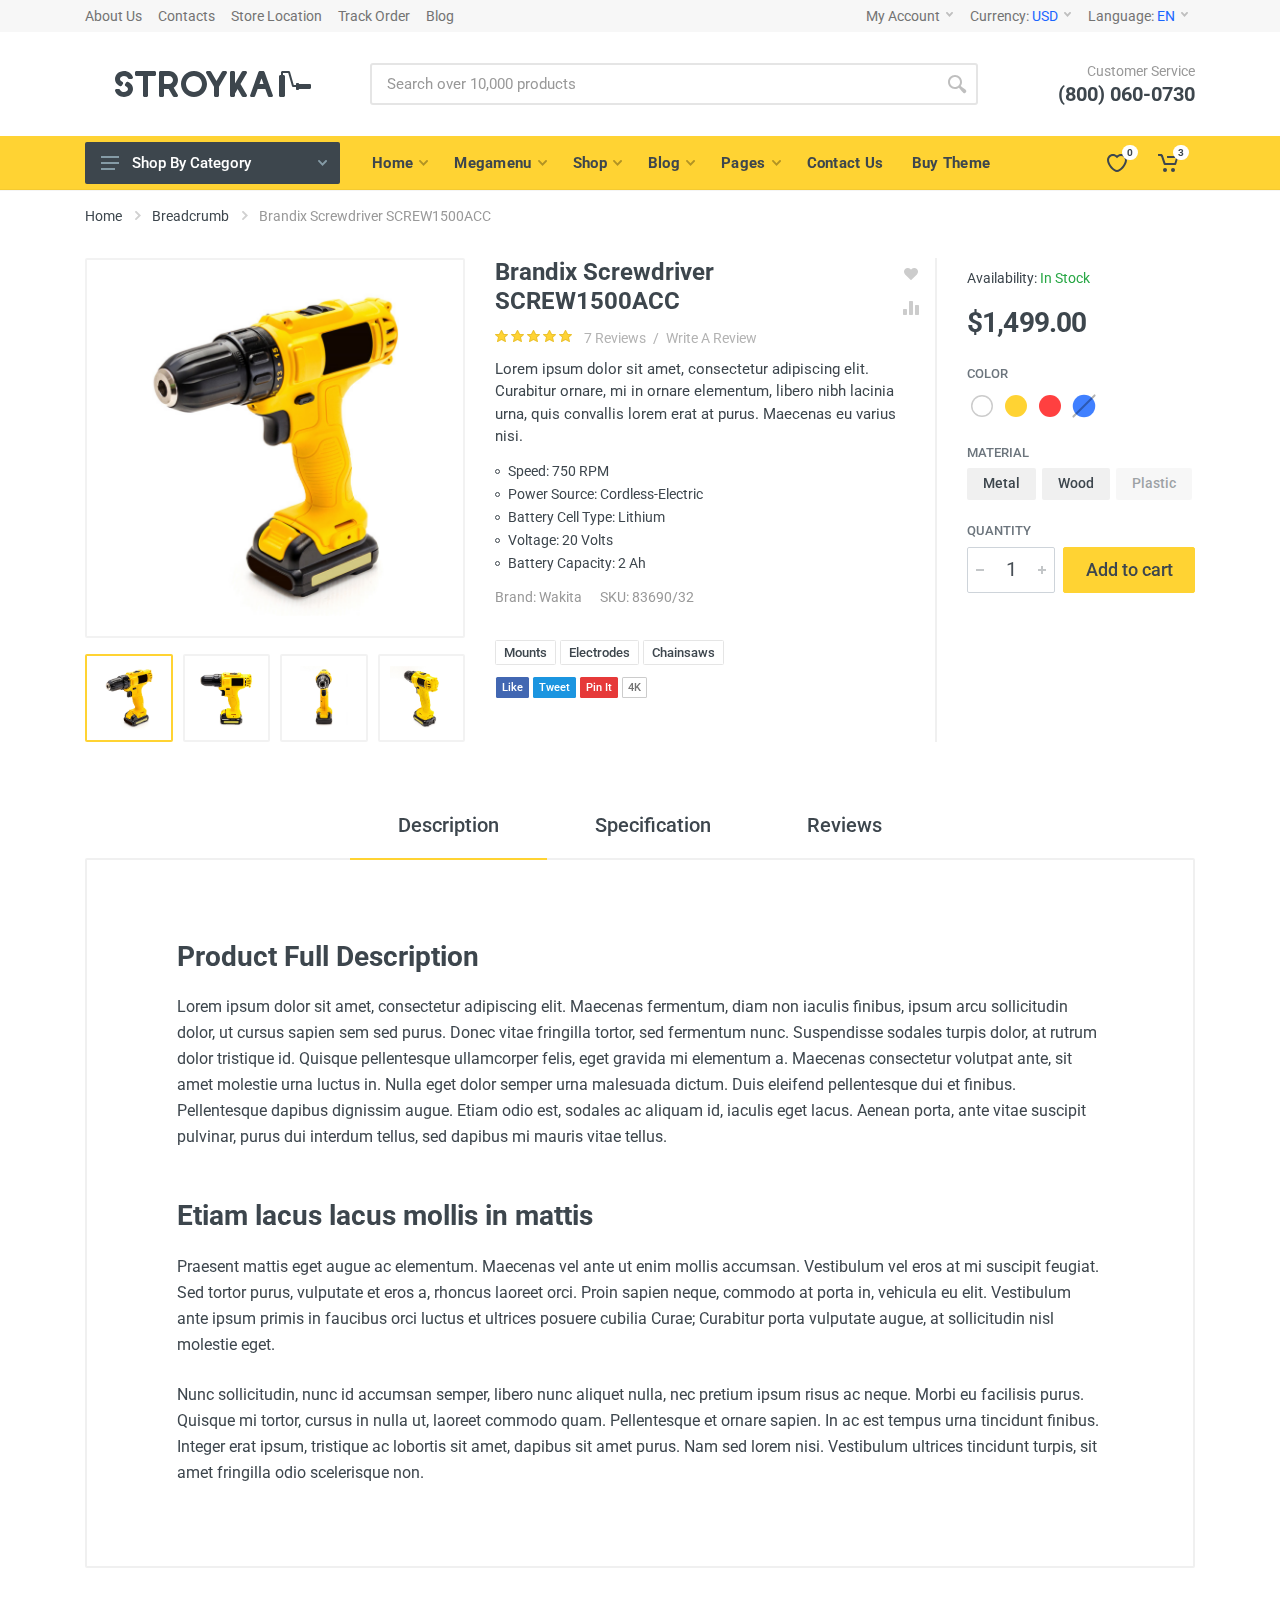
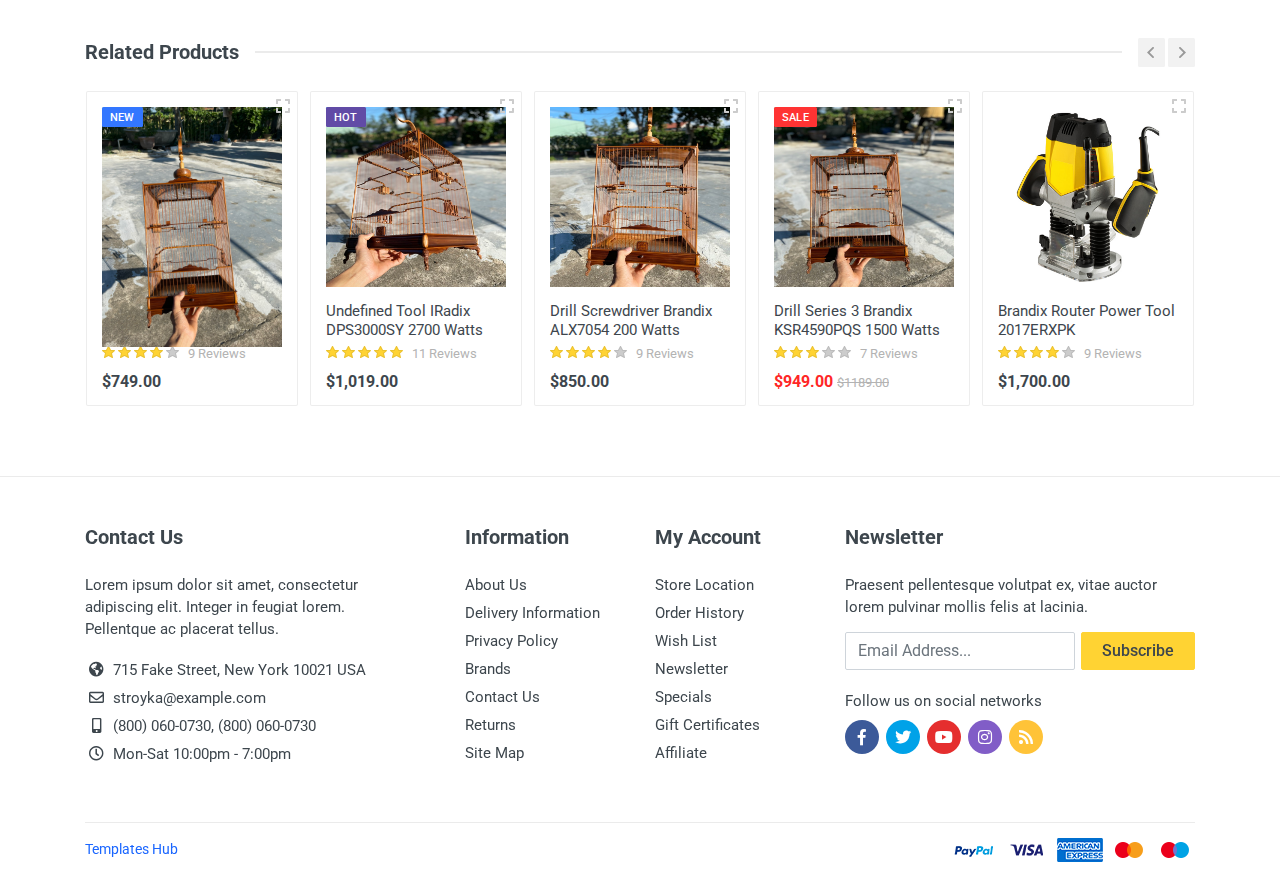
<file: product-alt.html>
<!DOCTYPE html>
<html lang="en" dir="ltr">

<head>
    <meta charset="UTF-8">
    <meta name="viewport" content="width=device-width,initial-scale=1">
    <meta name="format-detection" content="telephone=no">
    <title>Nhật Lồng Chim Quảng Nam</title>
    <link rel="icon" type="image/png" href="images/favicon.png"><!-- fonts -->
    <link rel="stylesheet" href="https://fonts.googleapis.com/css?family=Roboto:400,400i,500,500i,700,700i"><!-- css -->
    <link rel="stylesheet" href="vendor/bootstrap-4.2.1/css/bootstrap.min.css">
    <link rel="stylesheet" href="vendor/owl-carousel-2.3.4/assets/owl.carousel.min.css">
    <link rel="stylesheet" href="css/style.css"><!-- js -->
    <script src="vendor/jquery-3.3.1/jquery.min.js"></script>
    <script src="vendor/bootstrap-4.2.1/js/bootstrap.bundle.min.js"></script>
    <script src="vendor/owl-carousel-2.3.4/owl.carousel.min.js"></script>
    <script src="vendor/nouislider-12.1.0/nouislider.min.js"></script>
    <script src="js/number.js"></script>
    <script src="js/main.js"></script>
    <script src="vendor/svg4everybody-2.1.9/svg4everybody.min.js"></script>
    <script>svg4everybody();</script><!-- font - fontawesome -->
    <link rel="stylesheet" href="vendor/fontawesome-5.6.1/css/all.min.css"><!-- font - stroyka -->
    <link rel="stylesheet" href="fonts/stroyka/stroyka.css">
    <script async src="https://www.googletagmanager.com/gtag/js?id=UA-97489509-6"></script>
    <script>window.dataLayer = window.dataLayer || []; function gtag() { dataLayer.push(arguments); } gtag('js', new Date()); gtag('config', 'UA-97489509-6');</script>
</head>

<body><!-- quickview-modal -->
    <div id="quickview-modal" class="modal fade" tabindex="-1" role="dialog" aria-hidden="true">
        <div class="modal-dialog modal-dialog-centered modal-xl">
            <div class="modal-content"></div>
        </div>
    </div><!-- quickview-modal / end --><!-- mobilemenu -->
    <div class="mobilemenu">
        <div class="mobilemenu__backdrop"></div>
        <div class="mobilemenu__body">
            <div class="mobilemenu__header">
                <div class="mobilemenu__title">Menu</div><button type="button" class="mobilemenu__close"><svg
                        width="20px" height="20px">
                        <use xlink:href="images/sprite.svg#cross-20"></use>
                    </svg></button>
            </div>
            <div class="mobilemenu__content">
                <ul class="mobile-links mobile-links--level--0" data-collapse
                    data-collapse-opened-class="mobile-links__item--open">
                    <li class="mobile-links__item" data-collapse-item>
                        <div class="mobile-links__item-title"><a href="index.html"
                                class="mobile-links__item-link">Home</a> <button class="mobile-links__item-toggle"
                                type="button" data-collapse-trigger><svg class="mobile-links__item-arrow" width="12px"
                                    height="7px">
                                    <use xlink:href="images/sprite.svg#arrow-rounded-down-12x7"></use>
                                </svg></button></div>
                        <div class="mobile-links__item-sub-links" data-collapse-content>
                            <ul class="mobile-links mobile-links--level--1">
                                <li class="mobile-links__item" data-collapse-item>
                                    <div class="mobile-links__item-title"><a href="index.html"
                                            class="mobile-links__item-link">Home 1</a></div>
                                </li>
                                <li class="mobile-links__item" data-collapse-item>
                                    <div class="mobile-links__item-title"><a href="index-2.html"
                                            class="mobile-links__item-link">Home 2</a></div>
                                </li>
                            </ul>
                        </div>
                    </li>
                    <li class="mobile-links__item" data-collapse-item>
                        <div class="mobile-links__item-title"><a href="#" class="mobile-links__item-link">Categories</a>
                            <button class="mobile-links__item-toggle" type="button" data-collapse-trigger><svg
                                    class="mobile-links__item-arrow" width="12px" height="7px">
                                    <use xlink:href="images/sprite.svg#arrow-rounded-down-12x7"></use>
                                </svg></button></div>
                        <div class="mobile-links__item-sub-links" data-collapse-content>
                            <ul class="mobile-links mobile-links--level--1">
                                <li class="mobile-links__item" data-collapse-item>
                                    <div class="mobile-links__item-title"><a href="#"
                                            class="mobile-links__item-link">Power Tools</a> <button
                                            class="mobile-links__item-toggle" type="button" data-collapse-trigger><svg
                                                class="mobile-links__item-arrow" width="12px" height="7px">
                                                <use xlink:href="images/sprite.svg#arrow-rounded-down-12x7"></use>
                                            </svg></button></div>
                                    <div class="mobile-links__item-sub-links" data-collapse-content>
                                        <ul class="mobile-links mobile-links--level--2">
                                            <li class="mobile-links__item" data-collapse-item>
                                                <div class="mobile-links__item-title"><a href="#"
                                                        class="mobile-links__item-link">Engravers</a></div>
                                            </li>
                                            <li class="mobile-links__item" data-collapse-item>
                                                <div class="mobile-links__item-title"><a href="#"
                                                        class="mobile-links__item-link">Wrenches</a></div>
                                            </li>
                                            <li class="mobile-links__item" data-collapse-item>
                                                <div class="mobile-links__item-title"><a href="#"
                                                        class="mobile-links__item-link">Wall Chaser</a></div>
                                            </li>
                                            <li class="mobile-links__item" data-collapse-item>
                                                <div class="mobile-links__item-title"><a href="#"
                                                        class="mobile-links__item-link">Pneumatic Tools</a></div>
                                            </li>
                                        </ul>
                                    </div>
                                </li>
                                <li class="mobile-links__item" data-collapse-item>
                                    <div class="mobile-links__item-title"><a href="#"
                                            class="mobile-links__item-link">Machine Tools</a> <button
                                            class="mobile-links__item-toggle" type="button" data-collapse-trigger><svg
                                                class="mobile-links__item-arrow" width="12px" height="7px">
                                                <use xlink:href="images/sprite.svg#arrow-rounded-down-12x7"></use>
                                            </svg></button></div>
                                    <div class="mobile-links__item-sub-links" data-collapse-content>
                                        <ul class="mobile-links mobile-links--level--2">
                                            <li class="mobile-links__item" data-collapse-item>
                                                <div class="mobile-links__item-title"><a href="#"
                                                        class="mobile-links__item-link">Thread Cutting</a></div>
                                            </li>
                                            <li class="mobile-links__item" data-collapse-item>
                                                <div class="mobile-links__item-title"><a href="#"
                                                        class="mobile-links__item-link">Chip Blowers</a></div>
                                            </li>
                                            <li class="mobile-links__item" data-collapse-item>
                                                <div class="mobile-links__item-title"><a href="#"
                                                        class="mobile-links__item-link">Sharpening Machines</a></div>
                                            </li>
                                            <li class="mobile-links__item" data-collapse-item>
                                                <div class="mobile-links__item-title"><a href="#"
                                                        class="mobile-links__item-link">Pipe Cutters</a></div>
                                            </li>
                                            <li class="mobile-links__item" data-collapse-item>
                                                <div class="mobile-links__item-title"><a href="#"
                                                        class="mobile-links__item-link">Slotting machines</a></div>
                                            </li>
                                            <li class="mobile-links__item" data-collapse-item>
                                                <div class="mobile-links__item-title"><a href="#"
                                                        class="mobile-links__item-link">Lathes</a></div>
                                            </li>
                                        </ul>
                                    </div>
                                </li>
                            </ul>
                        </div>
                    </li>
                    <li class="mobile-links__item" data-collapse-item>
                        <div class="mobile-links__item-title"><a href="shop-grid-3-columns-sidebar.html"
                                class="mobile-links__item-link">Shop</a> <button class="mobile-links__item-toggle"
                                type="button" data-collapse-trigger><svg class="mobile-links__item-arrow" width="12px"
                                    height="7px">
                                    <use xlink:href="images/sprite.svg#arrow-rounded-down-12x7"></use>
                                </svg></button></div>
                        <div class="mobile-links__item-sub-links" data-collapse-content>
                            <ul class="mobile-links mobile-links--level--1">
                                <li class="mobile-links__item" data-collapse-item>
                                    <div class="mobile-links__item-title"><a href="shop-grid-3-columns-sidebar.html"
                                            class="mobile-links__item-link">Shop Grid</a> <button
                                            class="mobile-links__item-toggle" type="button" data-collapse-trigger><svg
                                                class="mobile-links__item-arrow" width="12px" height="7px">
                                                <use xlink:href="images/sprite.svg#arrow-rounded-down-12x7"></use>
                                            </svg></button></div>
                                    <div class="mobile-links__item-sub-links" data-collapse-content>
                                        <ul class="mobile-links mobile-links--level--2">
                                            <li class="mobile-links__item" data-collapse-item>
                                                <div class="mobile-links__item-title"><a
                                                        href="shop-grid-3-columns-sidebar.html"
                                                        class="mobile-links__item-link">3 Columns Sidebar</a></div>
                                            </li>
                                            <li class="mobile-links__item" data-collapse-item>
                                                <div class="mobile-links__item-title"><a
                                                        href="shop-grid-4-columns-full.html"
                                                        class="mobile-links__item-link">4 Columns Full</a></div>
                                            </li>
                                            <li class="mobile-links__item" data-collapse-item>
                                                <div class="mobile-links__item-title"><a
                                                        href="shop-grid-5-columns-full.html"
                                                        class="mobile-links__item-link">5 Columns Full</a></div>
                                            </li>
                                        </ul>
                                    </div>
                                </li>
                                <li class="mobile-links__item" data-collapse-item>
                                    <div class="mobile-links__item-title"><a href="shop-list.html"
                                            class="mobile-links__item-link">Shop List</a></div>
                                </li>
                                <li class="mobile-links__item" data-collapse-item>
                                    <div class="mobile-links__item-title"><a href="shop-right-sidebar.html"
                                            class="mobile-links__item-link">Shop Right Sidebar</a></div>
                                </li>
                                <li class="mobile-links__item" data-collapse-item>
                                    <div class="mobile-links__item-title"><a href="product.html"
                                            class="mobile-links__item-link">Product</a> <button
                                            class="mobile-links__item-toggle" type="button" data-collapse-trigger><svg
                                                class="mobile-links__item-arrow" width="12px" height="7px">
                                                <use xlink:href="images/sprite.svg#arrow-rounded-down-12x7"></use>
                                            </svg></button></div>
                                    <div class="mobile-links__item-sub-links" data-collapse-content>
                                        <ul class="mobile-links mobile-links--level--2">
                                            <li class="mobile-links__item" data-collapse-item>
                                                <div class="mobile-links__item-title"><a href="product.html"
                                                        class="mobile-links__item-link">Product</a></div>
                                            </li>
                                            <li class="mobile-links__item" data-collapse-item>
                                                <div class="mobile-links__item-title"><a href="product-alt.html"
                                                        class="mobile-links__item-link">Product Alt</a></div>
                                            </li>
                                            <li class="mobile-links__item" data-collapse-item>
                                                <div class="mobile-links__item-title"><a href="product-sidebar.html"
                                                        class="mobile-links__item-link">Product Sidebar</a></div>
                                            </li>
                                        </ul>
                                    </div>
                                </li>
                                <!-- <li class="mobile-links__item" data-collapse-item>
                                    <div class="mobile-links__item-title"><a href="cart.html"
                                            class="mobile-links__item-link">Cart</a></div>
                                </li> -->
                                <li class="mobile-links__item" data-collapse-item>
                                    <div class="mobile-links__item-title"><a href="checkout.html"
                                            class="mobile-links__item-link">Liên Hệ</a></div>
                                </li>
                                <li class="mobile-links__item" data-collapse-item>
                                    <div class="mobile-links__item-title"><a href="wishlist.html"
                                            class="mobile-links__item-link">Wishlist</a></div>
                                </li>
                                <li class="mobile-links__item" data-collapse-item>
                                    <div class="mobile-links__item-title"><a href="compare.html"
                                            class="mobile-links__item-link">Compare</a></div>
                                </li>
                                <li class="mobile-links__item" data-collapse-item>
                                    <div class="mobile-links__item-title"><a href="account.html"
                                            class="mobile-links__item-link">My Account</a></div>
                                </li>
                                <li class="mobile-links__item" data-collapse-item>
                                    <div class="mobile-links__item-title"><a href="track-order.html"
                                            class="mobile-links__item-link">Track Order</a></div>
                                </li>
                            </ul>
                        </div>
                    </li>
                    <li class="mobile-links__item" data-collapse-item>
                        <div class="mobile-links__item-title"><a href="blog-classic.html"
                                class="mobile-links__item-link">Blog</a> <button class="mobile-links__item-toggle"
                                type="button" data-collapse-trigger><svg class="mobile-links__item-arrow" width="12px"
                                    height="7px">
                                    <use xlink:href="images/sprite.svg#arrow-rounded-down-12x7"></use>
                                </svg></button></div>
                        <div class="mobile-links__item-sub-links" data-collapse-content>
                            <ul class="mobile-links mobile-links--level--1">
                                <li class="mobile-links__item" data-collapse-item>
                                    <div class="mobile-links__item-title"><a href="blog-classic.html"
                                            class="mobile-links__item-link">Blog Classic</a></div>
                                </li>
                                <li class="mobile-links__item" data-collapse-item>
                                    <div class="mobile-links__item-title"><a href="blog-grid.html"
                                            class="mobile-links__item-link">Blog Grid</a></div>
                                </li>
                                <li class="mobile-links__item" data-collapse-item>
                                    <div class="mobile-links__item-title"><a href="blog-list.html"
                                            class="mobile-links__item-link">Blog List</a></div>
                                </li>
                                <li class="mobile-links__item" data-collapse-item>
                                    <div class="mobile-links__item-title"><a href="blog-left-sidebar.html"
                                            class="mobile-links__item-link">Blog Left Sidebar</a></div>
                                </li>
                                <li class="mobile-links__item" data-collapse-item>
                                    <div class="mobile-links__item-title"><a href="post.html"
                                            class="mobile-links__item-link">Post Page</a></div>
                                </li>
                                <li class="mobile-links__item" data-collapse-item>
                                    <div class="mobile-links__item-title"><a href="post-without-sidebar.html"
                                            class="mobile-links__item-link">Post Without Sidebar</a></div>
                                </li>
                            </ul>
                        </div>
                    </li>
                    <li class="mobile-links__item" data-collapse-item>
                        <div class="mobile-links__item-title"><a href="#" class="mobile-links__item-link">Pages</a>
                            <button class="mobile-links__item-toggle" type="button" data-collapse-trigger><svg
                                    class="mobile-links__item-arrow" width="12px" height="7px">
                                    <use xlink:href="images/sprite.svg#arrow-rounded-down-12x7"></use>
                                </svg></button></div>
                        <div class="mobile-links__item-sub-links" data-collapse-content>
                            <ul class="mobile-links mobile-links--level--1">
                                <li class="mobile-links__item" data-collapse-item>
                                    <div class="mobile-links__item-title"><a href="about-us.html"
                                            class="mobile-links__item-link">About Us</a></div>
                                </li>
                                <li class="mobile-links__item" data-collapse-item>
                                    <div class="mobile-links__item-title"><a href="contact-us.html"
                                            class="mobile-links__item-link">Contact Us</a></div>
                                </li>
                                <li class="mobile-links__item" data-collapse-item>
                                    <div class="mobile-links__item-title"><a href="contact-us-alt.html"
                                            class="mobile-links__item-link">Contact Us Alt</a></div>
                                </li>
                                <li class="mobile-links__item" data-collapse-item>
                                    <div class="mobile-links__item-title"><a href="404.html"
                                            class="mobile-links__item-link">404</a></div>
                                </li>
                                <li class="mobile-links__item" data-collapse-item>
                                    <div class="mobile-links__item-title"><a href="terms-and-conditions.html"
                                            class="mobile-links__item-link">Terms And Conditions</a></div>
                                </li>
                                <li class="mobile-links__item" data-collapse-item>
                                    <div class="mobile-links__item-title"><a href="faq.html"
                                            class="mobile-links__item-link">FAQ</a></div>
                                </li>
                                <li class="mobile-links__item" data-collapse-item>
                                    <div class="mobile-links__item-title"><a href="components.html"
                                            class="mobile-links__item-link">Components</a></div>
                                </li>
                                <li class="mobile-links__item" data-collapse-item>
                                    <div class="mobile-links__item-title"><a href="typography.html"
                                            class="mobile-links__item-link">Typography</a></div>
                                </li>
                            </ul>
                        </div>
                    </li>
                    <li class="mobile-links__item" data-collapse-item>
                        <div class="mobile-links__item-title"><a data-collapse-trigger
                                class="mobile-links__item-link">Currency</a> <button class="mobile-links__item-toggle"
                                type="button" data-collapse-trigger><svg class="mobile-links__item-arrow" width="12px"
                                    height="7px">
                                    <use xlink:href="images/sprite.svg#arrow-rounded-down-12x7"></use>
                                </svg></button></div>
                        <div class="mobile-links__item-sub-links" data-collapse-content>
                            <ul class="mobile-links mobile-links--level--1">
                                <li class="mobile-links__item" data-collapse-item>
                                    <div class="mobile-links__item-title"><a href="#" class="mobile-links__item-link">€
                                            Euro</a></div>
                                </li>
                                <li class="mobile-links__item" data-collapse-item>
                                    <div class="mobile-links__item-title"><a href="#" class="mobile-links__item-link">£
                                            Pound Sterling</a></div>
                                </li>
                                <li class="mobile-links__item" data-collapse-item>
                                    <div class="mobile-links__item-title"><a href="#" class="mobile-links__item-link">$
                                            US Dollar</a></div>
                                </li>
                                <li class="mobile-links__item" data-collapse-item>
                                    <div class="mobile-links__item-title"><a href="#" class="mobile-links__item-link">₽
                                            Russian Ruble</a></div>
                                </li>
                            </ul>
                        </div>
                    </li>
                    <li class="mobile-links__item" data-collapse-item>
                        <div class="mobile-links__item-title"><a data-collapse-trigger
                                class="mobile-links__item-link">Language</a> <button class="mobile-links__item-toggle"
                                type="button" data-collapse-trigger><svg class="mobile-links__item-arrow" width="12px"
                                    height="7px">
                                    <use xlink:href="images/sprite.svg#arrow-rounded-down-12x7"></use>
                                </svg></button></div>
                        <div class="mobile-links__item-sub-links" data-collapse-content>
                            <ul class="mobile-links mobile-links--level--1">
                                <li class="mobile-links__item" data-collapse-item>
                                    <div class="mobile-links__item-title"><a href="#"
                                            class="mobile-links__item-link">English</a></div>
                                </li>
                                <li class="mobile-links__item" data-collapse-item>
                                    <div class="mobile-links__item-title"><a href="#"
                                            class="mobile-links__item-link">French</a></div>
                                </li>
                                <li class="mobile-links__item" data-collapse-item>
                                    <div class="mobile-links__item-title"><a href="#"
                                            class="mobile-links__item-link">German</a></div>
                                </li>
                                <li class="mobile-links__item" data-collapse-item>
                                    <div class="mobile-links__item-title"><a href="#"
                                            class="mobile-links__item-link">Russian</a></div>
                                </li>
                                <li class="mobile-links__item" data-collapse-item>
                                    <div class="mobile-links__item-title"><a href="#"
                                            class="mobile-links__item-link">Italian</a></div>
                                </li>
                            </ul>
                        </div>
                    </li>
                </ul>
            </div>
        </div>
    </div><!-- mobilemenu / end --><!-- site -->
    <div class="site"><!-- mobile site__header -->
        <header class="site__header d-lg-none">
            <div class="mobile-header mobile-header--sticky mobile-header--stuck">
                <div class="mobile-header__panel">
                    <div class="container">
                        <div class="mobile-header__body"><button class="mobile-header__menu-button"><svg width="18px"
                                    height="14px">
                                    <use xlink:href="images/sprite.svg#menu-18x14"></use>
                                </svg></button> <a class="mobile-header__logo" href="index.html"><svg
                                    xmlns="http://www.w3.org/2000/svg" width="120px" height="20px">
                                    <path d="M118.5,20h-1.1c-0.6,0-1.2-0.4-1.4-1l-1.5-4h-6.1l-1.5,4c-0.2,0.6-0.8,1-1.4,1h-1.1c-1,0-1.8-1-1.4-2l1.1-3
                                 l1.5-4l3.6-10c0.2-0.6,0.8-1,1.4-1h1.6c0.6,0,1.2,0.4,1.4,1l3.6,10l1.5,4l1.1,3C120.3,19,119.5,20,118.5,20z M111.5,6.6l-1.6,4.4
                                 h3.2L111.5,6.6z M99.5,20h-1.4c-0.4,0-0.7-0.2-0.9-0.5L94,14l-2,3.5v1c0,0.8-0.7,1.5-1.5,1.5h-1c-0.8,0-1.5-0.7-1.5-1.5v-17
                                 C88,0.7,88.7,0,89.5,0h1C91.3,0,92,0.7,92,1.5v8L94,6l3.2-5.5C97.4,0.2,97.7,0,98.1,0h1.4c1.2,0,1.9,1.3,1.3,2.3L96.3,10l4.5,7.8
                                 C101.4,18.8,100.7,20,99.5,20z M80.3,11.8L80,12.3v6.2c0,0.8-0.7,1.5-1.5,1.5h-1c-0.8,0-1.5-0.7-1.5-1.5v-6.2l-0.3-0.5l-5.5-9.5
                                 c-0.6-1,0.2-2.3,1.3-2.3h1.4c0.4,0,0.7,0.2,0.9,0.5L76,4.3l2,3.5l2-3.5l2.2-3.8C82.4,0.2,82.7,0,83.1,0h1.4c1.2,0,1.9,1.3,1.3,2.3
                                 L80.3,11.8z M60,20c-5.5,0-10-4.5-10-10S54.5,0,60,0s10,4.5,10,10S65.5,20,60,20z M60,4c-3.3,0-6,2.7-6,6s2.7,6,6,6s6-2.7,6-6
                                 S63.3,4,60,4z M47.8,17.8c0.6,1-0.2,2.3-1.3,2.3h-2L41,14h-4v4.5c0,0.8-0.7,1.5-1.5,1.5h-1c-0.8,0-1.5-0.7-1.5-1.5v-17
                                 C33,0.7,33.7,0,34.5,0H41c0.3,0,0.7,0,1,0.1c3.4,0.5,6,3.4,6,6.9c0,2.4-1.2,4.5-3.1,5.8L47.8,17.8z M42,4.2C41.7,4.1,41.3,4,41,4h-3
                                 c-0.6,0-1,0.4-1,1v4c0,0.6,0.4,1,1,1h3c0.3,0,0.7-0.1,1-0.2c0.3-0.1,0.6-0.3,0.9-0.5C43.6,8.8,44,7.9,44,7C44,5.7,43.2,4.6,42,4.2z
                                  M29.5,4H25v14.5c0,0.8-0.7,1.5-1.5,1.5h-1c-0.8,0-1.5-0.7-1.5-1.5V4h-4.5C15.7,4,15,3.3,15,2.5v-1C15,0.7,15.7,0,16.5,0h13
                                 C30.3,0,31,0.7,31,1.5v1C31,3.3,30.3,4,29.5,4z M6.5,20c-2.8,0-5.5-1.7-6.4-4c-0.4-1,0.3-2,1.3-2h1c0.5,0,0.9,0.3,1.2,0.7
                                 c0.2,0.3,0.4,0.6,0.8,0.8C4.9,15.8,5.8,16,6.5,16c1.5,0,2.8-0.9,2.8-2c0-0.7-0.5-1.3-1.2-1.6C7.4,12,7,11,7.4,10.3l0.4-0.9
                                 c0.4-0.7,1.2-1,1.8-0.6c0.6,0.3,1.2,0.7,1.6,1.2c1,1.1,1.7,2.5,1.7,4C13,17.3,10.1,20,6.5,20z M11.6,6h-1c-0.5,0-0.9-0.3-1.2-0.7
                                 C9.2,4.9,8.9,4.7,8.6,4.5C8.1,4.2,7.2,4,6.5,4C5,4,3.7,4.9,3.7,6c0,0.7,0.5,1.3,1.2,1.6C5.6,8,6,9,5.6,9.7l-0.4,0.9
                                 c-0.4,0.7-1.2,1-1.8,0.6c-0.6-0.3-1.2-0.7-1.6-1.2C0.6,8.9,0,7.5,0,6c0-3.3,2.9-6,6.5-6c2.8,0,5.5,1.7,6.4,4C13.3,4.9,12.6,6,11.6,6
                                 z"></path>
                                </svg></a>
                            <div class="mobile-header__search">
                                <form class="mobile-header__search-form" action="#"><input
                                        class="mobile-header__search-input" name="search"
                                        placeholder="Search over 10,000 products" aria-label="Site search" type="text"
                                        autocomplete="off"> <button
                                        class="mobile-header__search-button mobile-header__search-button--submit"
                                        type="submit"><svg width="20px" height="20px">
                                            <use xlink:href="images/sprite.svg#search-20"></use>
                                        </svg></button> <button
                                        class="mobile-header__search-button mobile-header__search-button--close"
                                        type="button"><svg width="20px" height="20px">
                                            <use xlink:href="images/sprite.svg#cross-20"></use>
                                        </svg></button>
                                    <div class="mobile-header__search-body"></div>
                                </form>
                            </div>
                            <div class="mobile-header__indicators">
                                <div class="indicator indicator--mobile-search indicator--mobile d-sm-none"><button
                                        class="indicator__button"><span class="indicator__area"><svg width="20px"
                                                height="20px">
                                                <use xlink:href="images/sprite.svg#search-20"></use>
                                            </svg></span></button></div>
                                <div class="indicator indicator--mobile d-sm-flex d-none"><a href="wishlist.html"
                                        class="indicator__button"><span class="indicator__area"><svg width="20px"
                                                height="20px">
                                                <use xlink:href="images/sprite.svg#heart-20"></use>
                                            </svg> <span class="indicator__value">0</span></span></a></div>
                                <div class="indicator indicator--mobile"><a href="cart.html"
                                        class="indicator__button"><span class="indicator__area"><svg width="20px"
                                                height="20px">
                                                <use xlink:href="images/sprite.svg#cart-20"></use>
                                            </svg> <span class="indicator__value">3</span></span></a></div>
                            </div>
                        </div>
                    </div>
                </div>
            </div>
        </header><!-- mobile site__header / end --><!-- desktop site__header -->
        <header class="site__header d-lg-block d-none">
            <div class="site-header"><!-- .topbar -->
                <div class="site-header__topbar topbar">
                    <div class="topbar__container container">
                        <div class="topbar__row">
                            <div class="topbar__item topbar__item--link"><a class="topbar-link"
                                    href="about-us.html">About Us</a></div>
                            <div class="topbar__item topbar__item--link"><a class="topbar-link"
                                    href="contact-us.html">Contacts</a></div>
                            <div class="topbar__item topbar__item--link"><a class="topbar-link" href="#">Store
                                    Location</a></div>
                            <div class="topbar__item topbar__item--link"><a class="topbar-link"
                                    href="track-order.html">Track Order</a></div>
                            <div class="topbar__item topbar__item--link"><a class="topbar-link"
                                    href="blog-classic.html">Blog</a></div>
                            <div class="topbar__spring"></div>
                            <div class="topbar__item">
                                <div class="topbar-dropdown"><button class="topbar-dropdown__btn" type="button">My
                                        Account <svg width="7px" height="5px">
                                            <use xlink:href="images/sprite.svg#arrow-rounded-down-7x5"></use>
                                        </svg></button>
                                    <div class="topbar-dropdown__body"><!-- .menu -->
                                        <ul class="menu menu--layout--topbar">
                                            <li><a href="account.html">Login</a></li>
                                            <li><a href="account.html">Register</a></li>
                                            <li><a href="#">Orders</a></li>
                                            <li><a href="#">Addresses</a></li>
                                        </ul><!-- .menu / end -->
                                    </div>
                                </div>
                            </div>
                            <div class="topbar__item">
                                <div class="topbar-dropdown"><button class="topbar-dropdown__btn"
                                        type="button">Currency: <span class="topbar__item-value">USD</span> <svg
                                            width="7px" height="5px">
                                            <use xlink:href="images/sprite.svg#arrow-rounded-down-7x5"></use>
                                        </svg></button>
                                    <div class="topbar-dropdown__body"><!-- .menu -->
                                        <ul class="menu menu--layout--topbar">
                                            <li><a href="#">€ Euro</a></li>
                                            <li><a href="#">£ Pound Sterling</a></li>
                                            <li><a href="#">$ US Dollar</a></li>
                                            <li><a href="#">₽ Russian Ruble</a></li>
                                        </ul><!-- .menu / end -->
                                    </div>
                                </div>
                            </div>
                            <div class="topbar__item">
                                <div class="topbar-dropdown"><button class="topbar-dropdown__btn"
                                        type="button">Language: <span class="topbar__item-value">EN</span> <svg
                                            width="7px" height="5px">
                                            <use xlink:href="images/sprite.svg#arrow-rounded-down-7x5"></use>
                                        </svg></button>
                                    <div class="topbar-dropdown__body"><!-- .menu -->
                                        <ul class="menu menu--layout--topbar menu--with-icons">
                                            <li><a href="#">
                                                    <div class="menu__icon"><img
                                                            srcset="images/languages/language-1.png, images/languages/language-1@2x.png 2x"
                                                            src="images/languages/language-1.png" alt=""></div>English
                                                </a></li>
                                            <li><a href="#">
                                                    <div class="menu__icon"><img
                                                            srcset="images/languages/language-2.png, images/languages/language-2@2x.png 2x"
                                                            src="images/languages/language-2.png" alt=""></div>French
                                                </a></li>
                                            <li><a href="#">
                                                    <div class="menu__icon"><img
                                                            srcset="images/languages/language-3.png, images/languages/language-3@2x.png 2x"
                                                            src="images/languages/language-3.png" alt=""></div>German
                                                </a></li>
                                            <li><a href="#">
                                                    <div class="menu__icon"><img
                                                            srcset="images/languages/language-4.png, images/languages/language-4@2x.png 2x"
                                                            src="images/languages/language-4.png" alt=""></div>Russian
                                                </a></li>
                                            <li><a href="#">
                                                    <div class="menu__icon"><img
                                                            srcset="images/languages/language-5.png, images/languages/language-5@2x.png 2x"
                                                            src="images/languages/language-5.png" alt=""></div>Italian
                                                </a></li>
                                        </ul><!-- .menu / end -->
                                    </div>
                                </div>
                            </div>
                        </div>
                    </div>
                </div><!-- .topbar / end -->
                <div class="site-header__middle container">
                    <div class="site-header__logo"><a href="index.html"><svg xmlns="http://www.w3.org/2000/svg"
                                width="196px" height="26px">
                                <path
                                    d="M194.797,18 L184,18 C184,18.552 183.552,19 183,19 L182,19 C181.448,19 181,18.552 181,18 L181,16 L178.377,16 C177.708,16 177.119,15.556 176.935,14.912 L173.246,2 L168,2 L168,4 L168.500,4 C169.328,4 170,4.672 170,5.500 L170,24.500 C170,25.328 169.328,26 168.500,26 L165.500,26 C164.672,26 164,25.328 164,24.500 L164,5.500 C164,4.672 164.672,4 165.500,4 L166,4 L166,1.500 C166,0.672 166.672,0 167.500,0 L173.622,0 C174.292,0 174.881,0.444 175.065,1.088 L178.754,14 L181,14 L181,13 C181,12.448 181.448,12 182,12 L183,12 C183.552,12 184,12.448 184,13 L194.797,13 C195.461,13 196,13.539 196,14.203 L196,16.797 C196,17.461 195.461,18 194.797,18 ZM156.783,26 L154.483,26 C153.767,26 153.129,25.552 152.884,24.878 L150.437,18.135 C150.407,18.054 150.331,18 150.245,18 L142.768,18 C142.682,18 142.606,18.054 142.576,18.135 L140.129,24.878 C139.884,25.552 139.245,26 138.530,26 L136.230,26 C135.395,26 134.815,25.169 135.100,24.383 L143.445,1.122 C143.690,0.448 144.328,0 145.044,0 L147.969,0 C148.685,0 149.323,0.448 149.568,1.122 L157.913,24.383 C158.198,25.169 157.618,26 156.783,26 ZM148.472,12.725 L146.698,7.848 C146.633,7.668 146.380,7.668 146.315,7.848 L144.541,12.725 C144.492,12.859 144.591,13 144.733,13 L148.280,13 C148.422,13 148.521,12.859 148.472,12.725 ZM130.493,26 L128.090,26 C127.555,26 127.060,25.714 126.792,25.250 L122.610,18 L120.003,22.520 L120.003,24.500 C120.003,25.328 119.333,26 118.505,26 L116.507,26 C115.680,26 115.009,25.328 115.009,24.500 L115.009,1.500 C115.009,0.672 115.680,0 116.507,0 L118.505,0 C119.333,0 120.003,0.672 120.003,1.500 L120.003,12.520 L126.792,0.750 C127.060,0.286 127.555,0 128.090,0 L130.493,0 C131.646,0 132.367,1.250 131.791,2.250 L125.487,13 L131.791,23.750 C132.367,24.750 131.646,26 130.493,26 ZM103.987,15.775 L103.987,24.500 C103.987,25.328 103.315,26 102.486,26 L100.485,26 C99.656,26 98.984,25.328 98.984,24.500 L98.984,15.775 L98.594,15.100 L91.180,2.250 C90.610,1.250 91.330,0 92.481,0 L94.792,0 C95.322,0 95.823,0.290 96.093,0.750 L101.486,10.090 L106.879,0.750 C107.149,0.290 107.649,0 108.179,0 L110.491,0 C111.641,0 112.362,1.250 111.791,2.250 L103.987,15.775 ZM79,26 C71.821,26 66,20.179 66,13 C66,5.820 71.821,-0.001 79,-0.001 C86.180,-0.001 92.001,5.820 92.001,13 C92.001,20.179 86.180,26 79,26 ZM79,5 C74.582,5 71,8.582 71,13 C71,17.418 74.582,21 79,21 C83.418,21 87,17.418 87,13 C87,8.582 83.418,5 79,5 ZM62.793,23.750 C63.362,24.750 62.643,26 61.494,26 L59.186,26 C58.656,26 58.157,25.710 57.887,25.250 L53.711,18 L49.005,18 L49.005,24.500 C49.005,25.330 48.335,26 47.506,26 L45.508,26 C44.679,26 44.009,25.330 44.009,24.500 L44.009,1.500 C44.009,0.670 44.679,0 45.508,0 L54,0 C58.966,0 62.992,4.030 62.992,9 C62.992,12.240 61.274,15.090 58.706,16.670 L62.793,23.750 ZM54,5 L50.004,5 C49.454,5 49.005,5.450 49.005,6 L49.005,12 C49.005,12.550 49.454,13 50.004,13 L54,13 C56.208,13 57.997,11.210 57.997,9 C57.997,6.790 56.208,5 54,5 ZM39.500,5 L33,5 L33,24.500 C33,25.328 32.328,26 31.500,26 L29.500,26 C28.672,26 28,25.328 28,24.500 L28,5 L21.500,5 C20.672,5 20,4.328 20,3.500 L20,1.500 C20,0.672 20.672,0 21.500,0 L39.500,0 C40.328,0 41,0.672 41,1.500 L41,3.500 C41,4.328 40.328,5 39.500,5 ZM16.487,8 L14.181,8 C13.565,8 13.040,7.611 12.790,7.048 C12.261,5.856 10.765,5 9,5 C6.793,5 5.005,6.340 5.005,8 C5.005,8.940 5.575,9.780 6.483,10.320 C6.706,10.455 6.948,10.574 7.206,10.673 C8.059,11 8.412,12.020 7.955,12.812 L6.948,14.558 C6.573,15.208 5.768,15.499 5.080,15.201 C3.872,14.679 2.815,13.924 1.989,13 C0.751,11.630 0.012,9.890 0.012,8 C0.012,3.580 4.037,0 9,0 C13.254,0 17.017,2.629 17.950,6.163 C18.196,7.095 17.450,8 16.487,8 ZM1.513,18 L3.820,18 C4.435,18 4.960,18.389 5.210,18.952 C5.739,20.144 7.236,21 9,21 C11.207,21 12.995,19.660 12.995,18 C12.995,17.060 12.426,16.220 11.517,15.680 C11.294,15.544 11.052,15.426 10.794,15.327 C9.941,14.999 9.588,13.980 10.045,13.188 L11.053,11.442 C11.427,10.792 12.233,10.501 12.920,10.799 C14.128,11.320 15.185,12.075 16.011,13 C17.249,14.370 17.988,16.110 17.988,18 C17.988,22.420 13.964,26 9,26 C4.747,26 0.983,23.371 0.050,19.837 C-0.196,18.905 0.550,18 1.513,18 Z">
                                </path>
                            </svg></a></div>
                    <div class="site-header__search">
                        <div class="search">
                            <form class="search__form" action="#"><input class="search__input" name="search"
                                    placeholder="Search over 10,000 products" aria-label="Site search" type="text"
                                    autocomplete="off"> <button class="search__button" type="submit"><svg width="20px"
                                        height="20px">
                                        <use xlink:href="images/sprite.svg#search-20"></use>
                                    </svg></button>
                                <div class="search__border"></div>
                            </form>
                        </div>
                    </div>
                    <div class="site-header__phone">
                        <div class="site-header__phone-title">Customer Service</div>
                        <div class="site-header__phone-number">(800) 060-0730</div>
                    </div>
                </div>
                <div class="site-header__nav-panel">
                    <div class="nav-panel">
                        <div class="nav-panel__container container">
                            <div class="nav-panel__row">
                                <div class="nav-panel__departments"><!-- .departments -->
                                    <div class="departments" data-departments-fixed-by="">
                                        <div class="departments__body">
                                            <div class="departments__links-wrapper">
                                                <ul class="departments__links">
                                                    <li class="departments__item"><a href="#">Power Tools <svg
                                                                class="departments__link-arrow" width="6px"
                                                                height="9px">
                                                                <use
                                                                    xlink:href="images/sprite.svg#arrow-rounded-right-6x9">
                                                                </use>
                                                            </svg></a>
                                                        <div class="departments__megamenu departments__megamenu--xl">
                                                            <!-- .megamenu -->
                                                            <div class="megamenu megamenu--departments"
                                                                style="background-image: url('images/megamenu/megamenu-1.jpg');">
                                                                <div class="row">
                                                                    <div class="col-3">
                                                                        <ul
                                                                            class="megamenu__links megamenu__links--level--0">
                                                                            <li
                                                                                class="megamenu__item megamenu__item--with-submenu">
                                                                                <a href="#">Power Tools</a>
                                                                                <ul
                                                                                    class="megamenu__links megamenu__links--level--1">
                                                                                    <li class="megamenu__item"><a
                                                                                            href="#">Engravers</a></li>
                                                                                    <li class="megamenu__item"><a
                                                                                            href="#">Drills</a></li>
                                                                                    <li class="megamenu__item"><a
                                                                                            href="#">Wrenches</a></li>
                                                                                    <li class="megamenu__item"><a
                                                                                            href="#">Plumbing</a></li>
                                                                                    <li class="megamenu__item"><a
                                                                                            href="#">Wall Chaser</a>
                                                                                    </li>
                                                                                    <li class="megamenu__item"><a
                                                                                            href="#">Pneumatic Tools</a>
                                                                                    </li>
                                                                                    <li class="megamenu__item"><a
                                                                                            href="#">Milling Cutters</a>
                                                                                    </li>
                                                                                </ul>
                                                                            </li>
                                                                            <li class="megamenu__item"><a
                                                                                    href="#">Workbenches</a></li>
                                                                            <li class="megamenu__item"><a
                                                                                    href="#">Presses</a></li>
                                                                            <li class="megamenu__item"><a href="#">Spray
                                                                                    Guns</a></li>
                                                                            <li class="megamenu__item"><a
                                                                                    href="#">Riveters</a></li>
                                                                        </ul>
                                                                    </div>
                                                                    <div class="col-3">
                                                                        <ul
                                                                            class="megamenu__links megamenu__links--level--0">
                                                                            <li
                                                                                class="megamenu__item megamenu__item--with-submenu">
                                                                                <a href="#">Hand Tools</a>
                                                                                <ul
                                                                                    class="megamenu__links megamenu__links--level--1">
                                                                                    <li class="megamenu__item"><a
                                                                                            href="#">Screwdrivers</a>
                                                                                    </li>
                                                                                    <li class="megamenu__item"><a
                                                                                            href="#">Handsaws</a></li>
                                                                                    <li class="megamenu__item"><a
                                                                                            href="#">Knives</a></li>
                                                                                    <li class="megamenu__item"><a
                                                                                            href="#">Axes</a></li>
                                                                                    <li class="megamenu__item"><a
                                                                                            href="#">Multitools</a></li>
                                                                                    <li class="megamenu__item"><a
                                                                                            href="#">Paint Tools</a>
                                                                                    </li>
                                                                                </ul>
                                                                            </li>
                                                                            <li
                                                                                class="megamenu__item megamenu__item--with-submenu">
                                                                                <a href="#">Garden Equipment</a>
                                                                                <ul
                                                                                    class="megamenu__links megamenu__links--level--1">
                                                                                    <li class="megamenu__item"><a
                                                                                            href="#">Motor Pumps</a>
                                                                                    </li>
                                                                                    <li class="megamenu__item"><a
                                                                                            href="#">Chainsaws</a></li>
                                                                                    <li class="megamenu__item"><a
                                                                                            href="#">Electric Saws</a>
                                                                                    </li>
                                                                                    <li class="megamenu__item"><a
                                                                                            href="#">Brush Cutters</a>
                                                                                    </li>
                                                                                </ul>
                                                                            </li>
                                                                        </ul>
                                                                    </div>
                                                                    <div class="col-3">
                                                                        <ul
                                                                            class="megamenu__links megamenu__links--level--0">
                                                                            <li
                                                                                class="megamenu__item megamenu__item--with-submenu">
                                                                                <a href="#">Machine Tools</a>
                                                                                <ul
                                                                                    class="megamenu__links megamenu__links--level--1">
                                                                                    <li class="megamenu__item"><a
                                                                                            href="#">Thread Cutting</a>
                                                                                    </li>
                                                                                    <li class="megamenu__item"><a
                                                                                            href="#">Chip Blowers</a>
                                                                                    </li>
                                                                                    <li class="megamenu__item"><a
                                                                                            href="#">Sharpening
                                                                                            Machines</a></li>
                                                                                    <li class="megamenu__item"><a
                                                                                            href="#">Pipe Cutters</a>
                                                                                    </li>
                                                                                    <li class="megamenu__item"><a
                                                                                            href="#">Slotting
                                                                                            machines</a></li>
                                                                                    <li class="megamenu__item"><a
                                                                                            href="#">Lathes</a></li>
                                                                                </ul>
                                                                            </li>
                                                                        </ul>
                                                                    </div>
                                                                    <div class="col-3">
                                                                        <ul
                                                                            class="megamenu__links megamenu__links--level--0">
                                                                            <li
                                                                                class="megamenu__item megamenu__item--with-submenu">
                                                                                <a href="#">Instruments</a>
                                                                                <ul
                                                                                    class="megamenu__links megamenu__links--level--1">
                                                                                    <li class="megamenu__item"><a
                                                                                            href="#">Welding
                                                                                            Equipment</a></li>
                                                                                    <li class="megamenu__item"><a
                                                                                            href="#">Power Tools</a>
                                                                                    </li>
                                                                                    <li class="megamenu__item"><a
                                                                                            href="#">Hand Tools</a></li>
                                                                                    <li class="megamenu__item"><a
                                                                                            href="#">Measuring Tool</a>
                                                                                    </li>
                                                                                </ul>
                                                                            </li>
                                                                        </ul>
                                                                    </div>
                                                                </div>
                                                            </div><!-- .megamenu / end -->
                                                        </div>
                                                    </li>
                                                    <li class="departments__item"><a href="#">Hand Tools <svg
                                                                class="departments__link-arrow" width="6px"
                                                                height="9px">
                                                                <use
                                                                    xlink:href="images/sprite.svg#arrow-rounded-right-6x9">
                                                                </use>
                                                            </svg></a>
                                                        <div class="departments__megamenu departments__megamenu--lg">
                                                            <!-- .megamenu -->
                                                            <div class="megamenu megamenu--departments"
                                                                style="background-image: url('images/megamenu/megamenu-2.jpg');">
                                                                <div class="row">
                                                                    <div class="col-4">
                                                                        <ul
                                                                            class="megamenu__links megamenu__links--level--0">
                                                                            <li
                                                                                class="megamenu__item megamenu__item--with-submenu">
                                                                                <a href="#">Hand Tools</a>
                                                                                <ul
                                                                                    class="megamenu__links megamenu__links--level--1">
                                                                                    <li class="megamenu__item"><a
                                                                                            href="#">Screwdrivers</a>
                                                                                    </li>
                                                                                    <li class="megamenu__item"><a
                                                                                            href="#">Handsaws</a></li>
                                                                                    <li class="megamenu__item"><a
                                                                                            href="#">Knives</a></li>
                                                                                    <li class="megamenu__item"><a
                                                                                            href="#">Axes</a></li>
                                                                                    <li class="megamenu__item"><a
                                                                                            href="#">Multitools</a></li>
                                                                                    <li class="megamenu__item"><a
                                                                                            href="#">Paint Tools</a>
                                                                                    </li>
                                                                                </ul>
                                                                            </li>
                                                                            <li
                                                                                class="megamenu__item megamenu__item--with-submenu">
                                                                                <a href="#">Garden Equipment</a>
                                                                                <ul
                                                                                    class="megamenu__links megamenu__links--level--1">
                                                                                    <li class="megamenu__item"><a
                                                                                            href="#">Motor Pumps</a>
                                                                                    </li>
                                                                                    <li class="megamenu__item"><a
                                                                                            href="#">Chainsaws</a></li>
                                                                                    <li class="megamenu__item"><a
                                                                                            href="#">Electric Saws</a>
                                                                                    </li>
                                                                                    <li class="megamenu__item"><a
                                                                                            href="#">Brush Cutters</a>
                                                                                    </li>
                                                                                </ul>
                                                                            </li>
                                                                        </ul>
                                                                    </div>
                                                                    <div class="col-4">
                                                                        <ul
                                                                            class="megamenu__links megamenu__links--level--0">
                                                                            <li
                                                                                class="megamenu__item megamenu__item--with-submenu">
                                                                                <a href="#">Machine Tools</a>
                                                                                <ul
                                                                                    class="megamenu__links megamenu__links--level--1">
                                                                                    <li class="megamenu__item"><a
                                                                                            href="#">Thread Cutting</a>
                                                                                    </li>
                                                                                    <li class="megamenu__item"><a
                                                                                            href="#">Chip Blowers</a>
                                                                                    </li>
                                                                                    <li class="megamenu__item"><a
                                                                                            href="#">Sharpening
                                                                                            Machines</a></li>
                                                                                    <li class="megamenu__item"><a
                                                                                            href="#">Pipe Cutters</a>
                                                                                    </li>
                                                                                    <li class="megamenu__item"><a
                                                                                            href="#">Slotting
                                                                                            machines</a></li>
                                                                                    <li class="megamenu__item"><a
                                                                                            href="#">Lathes</a></li>
                                                                                </ul>
                                                                            </li>
                                                                        </ul>
                                                                    </div>
                                                                    <div class="col-4">
                                                                        <ul
                                                                            class="megamenu__links megamenu__links--level--0">
                                                                            <li
                                                                                class="megamenu__item megamenu__item--with-submenu">
                                                                                <a href="#">Instruments</a>
                                                                                <ul
                                                                                    class="megamenu__links megamenu__links--level--1">
                                                                                    <li class="megamenu__item"><a
                                                                                            href="#">Welding
                                                                                            Equipment</a></li>
                                                                                    <li class="megamenu__item"><a
                                                                                            href="#">Power Tools</a>
                                                                                    </li>
                                                                                    <li class="megamenu__item"><a
                                                                                            href="#">Hand Tools</a></li>
                                                                                    <li class="megamenu__item"><a
                                                                                            href="#">Measuring Tool</a>
                                                                                    </li>
                                                                                </ul>
                                                                            </li>
                                                                        </ul>
                                                                    </div>
                                                                </div>
                                                            </div><!-- .megamenu / end -->
                                                        </div>
                                                    </li>
                                                    <li class="departments__item"><a href="#">Machine Tools <svg
                                                                class="departments__link-arrow" width="6px"
                                                                height="9px">
                                                                <use
                                                                    xlink:href="images/sprite.svg#arrow-rounded-right-6x9">
                                                                </use>
                                                            </svg></a>
                                                        <div class="departments__megamenu departments__megamenu--nl">
                                                            <!-- .megamenu -->
                                                            <div class="megamenu megamenu--departments"
                                                                style="background-image: url('images/megamenu/megamenu-3.jpg');">
                                                                <div class="row">
                                                                    <div class="col-6">
                                                                        <ul
                                                                            class="megamenu__links megamenu__links--level--0">
                                                                            <li
                                                                                class="megamenu__item megamenu__item--with-submenu">
                                                                                <a href="#">Hand Tools</a>
                                                                                <ul
                                                                                    class="megamenu__links megamenu__links--level--1">
                                                                                    <li class="megamenu__item"><a
                                                                                            href="#">Screwdrivers</a>
                                                                                    </li>
                                                                                    <li class="megamenu__item"><a
                                                                                            href="#">Handsaws</a></li>
                                                                                    <li class="megamenu__item"><a
                                                                                            href="#">Knives</a></li>
                                                                                    <li class="megamenu__item"><a
                                                                                            href="#">Axes</a></li>
                                                                                    <li class="megamenu__item"><a
                                                                                            href="#">Multitools</a></li>
                                                                                    <li class="megamenu__item"><a
                                                                                            href="#">Paint Tools</a>
                                                                                    </li>
                                                                                </ul>
                                                                            </li>
                                                                            <li
                                                                                class="megamenu__item megamenu__item--with-submenu">
                                                                                <a href="#">Garden Equipment</a>
                                                                                <ul
                                                                                    class="megamenu__links megamenu__links--level--1">
                                                                                    <li class="megamenu__item"><a
                                                                                            href="#">Motor Pumps</a>
                                                                                    </li>
                                                                                    <li class="megamenu__item"><a
                                                                                            href="#">Chainsaws</a></li>
                                                                                    <li class="megamenu__item"><a
                                                                                            href="#">Electric Saws</a>
                                                                                    </li>
                                                                                    <li class="megamenu__item"><a
                                                                                            href="#">Brush Cutters</a>
                                                                                    </li>
                                                                                </ul>
                                                                            </li>
                                                                        </ul>
                                                                    </div>
                                                                    <div class="col-6">
                                                                        <ul
                                                                            class="megamenu__links megamenu__links--level--0">
                                                                            <li
                                                                                class="megamenu__item megamenu__item--with-submenu">
                                                                                <a href="#">Instruments</a>
                                                                                <ul
                                                                                    class="megamenu__links megamenu__links--level--1">
                                                                                    <li class="megamenu__item"><a
                                                                                            href="#">Welding
                                                                                            Equipment</a></li>
                                                                                    <li class="megamenu__item"><a
                                                                                            href="#">Power Tools</a>
                                                                                    </li>
                                                                                    <li class="megamenu__item"><a
                                                                                            href="#">Hand Tools</a></li>
                                                                                    <li class="megamenu__item"><a
                                                                                            href="#">Measuring Tool</a>
                                                                                    </li>
                                                                                </ul>
                                                                            </li>
                                                                        </ul>
                                                                    </div>
                                                                </div>
                                                            </div><!-- .megamenu / end -->
                                                        </div>
                                                    </li>
                                                    <li class="departments__item"><a href="#">Building Supplies <svg
                                                                class="departments__link-arrow" width="6px"
                                                                height="9px">
                                                                <use
                                                                    xlink:href="images/sprite.svg#arrow-rounded-right-6x9">
                                                                </use>
                                                            </svg></a>
                                                        <div class="departments__megamenu departments__megamenu--sm">
                                                            <!-- .megamenu -->
                                                            <div class="megamenu megamenu--departments">
                                                                <div class="row">
                                                                    <div class="col-12">
                                                                        <ul
                                                                            class="megamenu__links megamenu__links--level--0">
                                                                            <li
                                                                                class="megamenu__item megamenu__item--with-submenu">
                                                                                <a href="#">Hand Tools</a>
                                                                                <ul
                                                                                    class="megamenu__links megamenu__links--level--1">
                                                                                    <li class="megamenu__item"><a
                                                                                            href="#">Screwdrivers</a>
                                                                                    </li>
                                                                                    <li class="megamenu__item"><a
                                                                                            href="#">Handsaws</a></li>
                                                                                    <li class="megamenu__item"><a
                                                                                            href="#">Knives</a></li>
                                                                                    <li class="megamenu__item"><a
                                                                                            href="#">Axes</a></li>
                                                                                    <li class="megamenu__item"><a
                                                                                            href="#">Multitools</a></li>
                                                                                    <li class="megamenu__item"><a
                                                                                            href="#">Paint Tools</a>
                                                                                    </li>
                                                                                </ul>
                                                                            </li>
                                                                            <li
                                                                                class="megamenu__item megamenu__item--with-submenu">
                                                                                <a href="#">Garden Equipment</a>
                                                                                <ul
                                                                                    class="megamenu__links megamenu__links--level--1">
                                                                                    <li class="megamenu__item"><a
                                                                                            href="#">Motor Pumps</a>
                                                                                    </li>
                                                                                    <li class="megamenu__item"><a
                                                                                            href="#">Chainsaws</a></li>
                                                                                    <li class="megamenu__item"><a
                                                                                            href="#">Electric Saws</a>
                                                                                    </li>
                                                                                    <li class="megamenu__item"><a
                                                                                            href="#">Brush Cutters</a>
                                                                                    </li>
                                                                                </ul>
                                                                            </li>
                                                                        </ul>
                                                                    </div>
                                                                </div>
                                                            </div><!-- .megamenu / end -->
                                                        </div>
                                                    </li>
                                                    <li class="departments__item departments__item--menu"><a
                                                            href="#">Electrical <svg class="departments__link-arrow"
                                                                width="6px" height="9px">
                                                                <use
                                                                    xlink:href="images/sprite.svg#arrow-rounded-right-6x9">
                                                                </use>
                                                            </svg></a>
                                                        <div class="departments__menu"><!-- .menu -->
                                                            <ul class="menu menu--layout--classic">
                                                                <li><a href="#">Soldering Equipment <svg
                                                                            class="menu__arrow" width="6px"
                                                                            height="9px">
                                                                            <use
                                                                                xlink:href="images/sprite.svg#arrow-rounded-right-6x9">
                                                                            </use>
                                                                        </svg></a>
                                                                    <div class="menu__submenu"><!-- .menu -->
                                                                        <ul class="menu menu--layout--classic">
                                                                            <li><a href="#">Soldering Station</a></li>
                                                                            <li><a href="#">Soldering Dryers</a></li>
                                                                            <li><a href="#">Gas Soldering Iron</a></li>
                                                                            <li><a href="#">Electric Soldering Iron</a>
                                                                            </li>
                                                                        </ul><!-- .menu / end -->
                                                                    </div>
                                                                </li>
                                                                <li><a href="#">Light Bulbs</a></li>
                                                                <li><a href="#">Batteries</a></li>
                                                                <li><a href="#">Light Fixtures</a></li>
                                                                <li><a href="#">Warm Floor</a></li>
                                                                <li><a href="#">Generators</a></li>
                                                                <li><a href="#">UPS</a></li>
                                                            </ul><!-- .menu / end -->
                                                        </div>
                                                    </li>
                                                    <li class="departments__item"><a href="#">Power Machinery</a></li>
                                                    <li class="departments__item"><a href="#">Measurement</a></li>
                                                    <li class="departments__item"><a href="#">Clothes & PPE</a></li>
                                                    <li class="departments__item"><a href="#">Plumbing</a></li>
                                                    <li class="departments__item"><a href="#">Storage & Organization</a>
                                                    </li>
                                                    <li class="departments__item"><a href="#">Welding & Soldering</a>
                                                    </li>
                                                </ul>
                                            </div>
                                        </div><button class="departments__button"><svg class="departments__button-icon"
                                                width="18px" height="14px">
                                                <use xlink:href="images/sprite.svg#menu-18x14"></use>
                                            </svg> Shop By Category <svg class="departments__button-arrow" width="9px"
                                                height="6px">
                                                <use xlink:href="images/sprite.svg#arrow-rounded-down-9x6"></use>
                                            </svg></button>
                                    </div><!-- .departments / end -->
                                </div><!-- .nav-links -->
                                <div class="nav-panel__nav-links nav-links">
                                    <ul class="nav-links__list">
                                        <li class="nav-links__item nav-links__item--with-submenu"><a
                                                href="index.html"><span>Home <svg class="nav-links__arrow" width="9px"
                                                        height="6px">
                                                        <use xlink:href="images/sprite.svg#arrow-rounded-down-9x6">
                                                        </use>
                                                    </svg></span></a>
                                            <div class="nav-links__menu"><!-- .menu -->
                                                <ul class="menu menu--layout--classic">
                                                    <li><a href="index.html">Home 1</a></li>
                                                    <li><a href="index-2.html">Home 2</a></li>
                                                </ul><!-- .menu / end -->
                                            </div>
                                        </li>
                                        <li class="nav-links__item nav-links__item--with-submenu"><a
                                                href="#"><span>Megamenu <svg class="nav-links__arrow" width="9px"
                                                        height="6px">
                                                        <use xlink:href="images/sprite.svg#arrow-rounded-down-9x6">
                                                        </use>
                                                    </svg></span></a>
                                            <div class="nav-links__megamenu nav-links__megamenu--size--nl">
                                                <!-- .megamenu -->
                                                <div class="megamenu">
                                                    <div class="row">
                                                        <div class="col-6">
                                                            <ul class="megamenu__links megamenu__links--level--0">
                                                                <li class="megamenu__item megamenu__item--with-submenu">
                                                                    <a href="#">Power Tools</a>
                                                                    <ul
                                                                        class="megamenu__links megamenu__links--level--1">
                                                                        <li class="megamenu__item"><a
                                                                                href="#">Engravers</a></li>
                                                                        <li class="megamenu__item"><a
                                                                                href="#">Wrenches</a></li>
                                                                        <li class="megamenu__item"><a href="#">Wall
                                                                                Chaser</a></li>
                                                                        <li class="megamenu__item"><a href="#">Pneumatic
                                                                                Tools</a></li>
                                                                    </ul>
                                                                </li>
                                                                <li class="megamenu__item megamenu__item--with-submenu">
                                                                    <a href="#">Machine Tools</a>
                                                                    <ul
                                                                        class="megamenu__links megamenu__links--level--1">
                                                                        <li class="megamenu__item"><a href="#">Thread
                                                                                Cutting</a></li>
                                                                        <li class="megamenu__item"><a href="#">Chip
                                                                                Blowers</a></li>
                                                                        <li class="megamenu__item"><a
                                                                                href="#">Sharpening Machines</a></li>
                                                                        <li class="megamenu__item"><a href="#">Pipe
                                                                                Cutters</a></li>
                                                                        <li class="megamenu__item"><a href="#">Slotting
                                                                                machines</a></li>
                                                                        <li class="megamenu__item"><a
                                                                                href="#">Lathes</a></li>
                                                                    </ul>
                                                                </li>
                                                            </ul>
                                                        </div>
                                                        <div class="col-6">
                                                            <ul class="megamenu__links megamenu__links--level--0">
                                                                <li class="megamenu__item megamenu__item--with-submenu">
                                                                    <a href="#">Hand Tools</a>
                                                                    <ul
                                                                        class="megamenu__links megamenu__links--level--1">
                                                                        <li class="megamenu__item"><a
                                                                                href="#">Screwdrivers</a></li>
                                                                        <li class="megamenu__item"><a
                                                                                href="#">Handsaws</a></li>
                                                                        <li class="megamenu__item"><a
                                                                                href="#">Knives</a></li>
                                                                        <li class="megamenu__item"><a href="#">Axes</a>
                                                                        </li>
                                                                        <li class="megamenu__item"><a
                                                                                href="#">Multitools</a></li>
                                                                        <li class="megamenu__item"><a href="#">Paint
                                                                                Tools</a></li>
                                                                    </ul>
                                                                </li>
                                                                <li class="megamenu__item megamenu__item--with-submenu">
                                                                    <a href="#">Garden Equipment</a>
                                                                    <ul
                                                                        class="megamenu__links megamenu__links--level--1">
                                                                        <li class="megamenu__item"><a href="#">Motor
                                                                                Pumps</a></li>
                                                                        <li class="megamenu__item"><a
                                                                                href="#">Chainsaws</a></li>
                                                                        <li class="megamenu__item"><a href="#">Electric
                                                                                Saws</a></li>
                                                                        <li class="megamenu__item"><a href="#">Brush
                                                                                Cutters</a></li>
                                                                    </ul>
                                                                </li>
                                                            </ul>
                                                        </div>
                                                    </div>
                                                </div><!-- .megamenu / end -->
                                            </div>
                                        </li>
                                        <li class="nav-links__item nav-links__item--with-submenu"><a
                                                href="shop-grid-3-columns-sidebar.html"><span>Shop <svg
                                                        class="nav-links__arrow" width="9px" height="6px">
                                                        <use xlink:href="images/sprite.svg#arrow-rounded-down-9x6">
                                                        </use>
                                                    </svg></span></a>
                                            <div class="nav-links__menu"><!-- .menu -->
                                                <ul class="menu menu--layout--classic">
                                                    <li><a href="shop-grid-3-columns-sidebar.html">Shop Grid <svg
                                                                class="menu__arrow" width="6px" height="9px">
                                                                <use
                                                                    xlink:href="images/sprite.svg#arrow-rounded-right-6x9">
                                                                </use>
                                                            </svg></a>
                                                        <div class="menu__submenu"><!-- .menu -->
                                                            <ul class="menu menu--layout--classic">
                                                                <li><a href="shop-grid-3-columns-sidebar.html">3 Columns
                                                                        Sidebar</a></li>
                                                                <li><a href="shop-grid-4-columns-full.html">4 Columns
                                                                        Full</a></li>
                                                                <li><a href="shop-grid-5-columns-full.html">5 Columns
                                                                        Full</a></li>
                                                            </ul><!-- .menu / end -->
                                                        </div>
                                                    </li>
                                                    <li><a href="shop-list.html">Shop List</a></li>
                                                    <li><a href="shop-right-sidebar.html">Shop Right Sidebar</a></li>
                                                    <li><a href="product.html">Product <svg class="menu__arrow"
                                                                width="6px" height="9px">
                                                                <use
                                                                    xlink:href="images/sprite.svg#arrow-rounded-right-6x9">
                                                                </use>
                                                            </svg></a>
                                                        <div class="menu__submenu"><!-- .menu -->
                                                            <ul class="menu menu--layout--classic">
                                                                <li><a href="product.html">Product</a></li>
                                                                <li><a href="product-alt.html">Product Alt</a></li>
                                                                <li><a href="product-sidebar.html">Product Sidebar</a>
                                                                </li>
                                                            </ul><!-- .menu / end -->
                                                        </div>
                                                    </li>
                                                    <li><a href="cart.html">Cart</a></li>
                                                    <li><a href="checkout.html">Checkout</a></li>
                                                    <li><a href="wishlist.html">Wishlist</a></li>
                                                    <li><a href="compare.html">Compare</a></li>
                                                    <li><a href="account.html">My Account</a></li>
                                                    <li><a href="track-order.html">Track Order</a></li>
                                                </ul><!-- .menu / end -->
                                            </div>
                                        </li>
                                        <li class="nav-links__item nav-links__item--with-submenu"><a
                                                href="blog-classic.html"><span>Blog <svg class="nav-links__arrow"
                                                        width="9px" height="6px">
                                                        <use xlink:href="images/sprite.svg#arrow-rounded-down-9x6">
                                                        </use>
                                                    </svg></span></a>
                                            <div class="nav-links__menu"><!-- .menu -->
                                                <ul class="menu menu--layout--classic">
                                                    <li><a href="blog-classic.html">Blog Classic</a></li>
                                                    <li><a href="blog-grid.html">Blog Grid</a></li>
                                                    <li><a href="blog-list.html">Blog List</a></li>
                                                    <li><a href="blog-left-sidebar.html">Blog Left Sidebar</a></li>
                                                    <li><a href="post.html">Post Page</a></li>
                                                    <li><a href="post-without-sidebar.html">Post Without Sidebar</a>
                                                    </li>
                                                </ul><!-- .menu / end -->
                                            </div>
                                        </li>
                                        <li class="nav-links__item nav-links__item--with-submenu"><a
                                                href="#"><span>Pages <svg class="nav-links__arrow" width="9px"
                                                        height="6px">
                                                        <use xlink:href="images/sprite.svg#arrow-rounded-down-9x6">
                                                        </use>
                                                    </svg></span></a>
                                            <div class="nav-links__menu"><!-- .menu -->
                                                <ul class="menu menu--layout--classic">
                                                    <li><a href="about-us.html">About Us</a></li>
                                                    <li><a href="contact-us.html">Contact Us</a></li>
                                                    <li><a href="contact-us-alt.html">Contact Us Alt</a></li>
                                                    <li><a href="404.html">404</a></li>
                                                    <li><a href="terms-and-conditions.html">Terms And Conditions</a>
                                                    </li>
                                                    <li><a href="faq.html">FAQ</a></li>
                                                    <li><a href="components.html">Components</a></li>
                                                    <li><a href="typography.html">Typography</a></li>
                                                </ul><!-- .menu / end -->
                                            </div>
                                        </li>
                                        <li class="nav-links__item"><a href="contact-us.html"><span>Contact
                                                    Us</span></a></li>
                                        <li class="nav-links__item"><a
                                                href="https://themeforest.net/user/kos9/portfolio"><span>Buy
                                                    Theme</span></a></li>
                                    </ul>
                                </div><!-- .nav-links / end -->
                                <div class="nav-panel__indicators">
                                    <div class="indicator"><a href="wishlist.html" class="indicator__button"><span
                                                class="indicator__area"><svg width="20px" height="20px">
                                                    <use xlink:href="images/sprite.svg#heart-20"></use>
                                                </svg> <span class="indicator__value">0</span></span></a></div>
                                    <div class="indicator indicator--trigger--click"><a href="cart.html"
                                            class="indicator__button"><span class="indicator__area"><svg width="20px"
                                                    height="20px">
                                                    <use xlink:href="images/sprite.svg#cart-20"></use>
                                                </svg> <span class="indicator__value">3</span></span></a>
                                        <div class="indicator__dropdown"><!-- .dropcart -->
                                            <div class="dropcart">
                                                <div class="dropcart__products-list">
                                                    <div class="dropcart__product">
                                                        <div class="dropcart__product-image"><a href="product.html"><img
                                                                    src="images/products/product-1.jpg" alt=""></a>
                                                        </div>
                                                        <div class="dropcart__product-info">
                                                            <div class="dropcart__product-name"><a
                                                                    href="product.html">Electric Planer Brandix
                                                                    KL370090G 300 Watts</a></div>
                                                            <ul class="dropcart__product-options">
                                                                <li>Color: Yellow</li>
                                                                <li>Material: Aluminium</li>
                                                            </ul>
                                                            <div class="dropcart__product-meta"><span
                                                                    class="dropcart__product-quantity">2</span> x <span
                                                                    class="dropcart__product-price">$699.00</span></div>
                                                        </div><button type="button"
                                                            class="dropcart__product-remove btn btn-light btn-sm btn-svg-icon"><svg
                                                                width="10px" height="10px">
                                                                <use xlink:href="images/sprite.svg#cross-10"></use>
                                                            </svg></button>
                                                    </div>
                                                    <div class="dropcart__product">
                                                        <div class="dropcart__product-image"><a href="product.html"><img
                                                                    src="images/products/product-2.jpg" alt=""></a>
                                                        </div>
                                                        <div class="dropcart__product-info">
                                                            <div class="dropcart__product-name"><a
                                                                    href="product.html">Undefined Tool IRadix DPS3000SY
                                                                    2700 watts</a></div>
                                                            <div class="dropcart__product-meta"><span
                                                                    class="dropcart__product-quantity">1</span> x <span
                                                                    class="dropcart__product-price">$849.00</span></div>
                                                        </div><button type="button"
                                                            class="dropcart__product-remove btn btn-light btn-sm btn-svg-icon"><svg
                                                                width="10px" height="10px">
                                                                <use xlink:href="images/sprite.svg#cross-10"></use>
                                                            </svg></button>
                                                    </div>
                                                    <div class="dropcart__product">
                                                        <div class="dropcart__product-image"><a href="product.html"><img
                                                                    src="images/products/product-5.jpg" alt=""></a>
                                                        </div>
                                                        <div class="dropcart__product-info">
                                                            <div class="dropcart__product-name"><a
                                                                    href="product.html">Brandix Router Power Tool
                                                                    2017ERXPK</a></div>
                                                            <ul class="dropcart__product-options">
                                                                <li>Color: True Red</li>
                                                            </ul>
                                                            <div class="dropcart__product-meta"><span
                                                                    class="dropcart__product-quantity">3</span> x <span
                                                                    class="dropcart__product-price">$1,210.00</span>
                                                            </div>
                                                        </div><button type="button"
                                                            class="dropcart__product-remove btn btn-light btn-sm btn-svg-icon"><svg
                                                                width="10px" height="10px">
                                                                <use xlink:href="images/sprite.svg#cross-10"></use>
                                                            </svg></button>
                                                    </div>
                                                </div>
                                                <div class="dropcart__totals">
                                                    <table>
                                                        <tr>
                                                            <th>Subtotal</th>
                                                            <td>$5,877.00</td>
                                                        </tr>
                                                        <tr>
                                                            <th>Shipping</th>
                                                            <td>$25.00</td>
                                                        </tr>
                                                        <tr>
                                                            <th>Tax</th>
                                                            <td>$0.00</td>
                                                        </tr>
                                                        <tr>
                                                            <th>Total</th>
                                                            <td>$5,902.00</td>
                                                        </tr>
                                                    </table>
                                                </div>
                                                <div class="dropcart__buttons"><a class="btn btn-secondary"
                                                        href="cart.html">View Cart</a> <a class="btn btn-primary"
                                                        href="checkout.html">Checkout</a></div>
                                            </div><!-- .dropcart / end -->
                                        </div>
                                    </div>
                                </div>
                            </div>
                        </div>
                    </div>
                </div>
            </div>
        </header><!-- desktop site__header / end --><!-- site__body -->
        <div class="site__body">
            <div class="page-header">
                <div class="page-header__container container">
                    <div class="page-header__breadcrumb">
                        <nav aria-label="breadcrumb">
                            <ol class="breadcrumb">
                                <li class="breadcrumb-item"><a href="index.html">Home</a> <svg class="breadcrumb-arrow"
                                        width="6px" height="9px">
                                        <use xlink:href="images/sprite.svg#arrow-rounded-right-6x9"></use>
                                    </svg></li>
                                <li class="breadcrumb-item"><a href="#">Breadcrumb</a> <svg class="breadcrumb-arrow"
                                        width="6px" height="9px">
                                        <use xlink:href="images/sprite.svg#arrow-rounded-right-6x9"></use>
                                    </svg></li>
                                <li class="breadcrumb-item active" aria-current="page">Brandix Screwdriver SCREW1500ACC
                                </li>
                            </ol>
                        </nav>
                    </div>
                </div>
            </div>
            <div class="block">
                <div class="container">
                    <div class="product product--layout--columnar" data-layout="columnar">
                        <div class="product__content"><!-- .product__gallery -->
                            <div class="product__gallery">
                                <div class="product-gallery">
                                    <div class="product-gallery__featured">
                                        <div class="owl-carousel" id="product-image"><a
                                                href="images/products/product-16.html" target="_blank"><img
                                                    src="images/products/product-16.jpg" alt=""> </a><a
                                                href="images/products/product-16-1.html" target="_blank"><img
                                                    src="images/products/product-16-1.jpg" alt=""> </a><a
                                                href="images/products/product-16-2.html" target="_blank"><img
                                                    src="images/products/product-16-2.jpg" alt=""> </a><a
                                                href="images/products/product-16-3.html" target="_blank"><img
                                                    src="images/products/product-16-3.jpg" alt=""> </a><a
                                                href="images/products/product-16-4.html" target="_blank"><img
                                                    src="images/products/product-16-4.jpg" alt=""></a></div>
                                    </div>
                                    <div class="product-gallery__carousel">
                                        <div class="owl-carousel" id="product-carousel"><a href="#"
                                                class="product-gallery__carousel-item"><img
                                                    class="product-gallery__carousel-image"
                                                    src="images/products/product-16.jpg" alt=""> </a><a href="#"
                                                class="product-gallery__carousel-item"><img
                                                    class="product-gallery__carousel-image"
                                                    src="images/products/product-16-1.jpg" alt=""> </a><a href="#"
                                                class="product-gallery__carousel-item"><img
                                                    class="product-gallery__carousel-image"
                                                    src="images/products/product-16-2.jpg" alt=""> </a><a href="#"
                                                class="product-gallery__carousel-item"><img
                                                    class="product-gallery__carousel-image"
                                                    src="images/products/product-16-3.jpg" alt=""> </a><a href="#"
                                                class="product-gallery__carousel-item"><img
                                                    class="product-gallery__carousel-image"
                                                    src="images/products/product-16-4.jpg" alt=""></a></div>
                                    </div>
                                </div>
                            </div><!-- .product__gallery / end --><!-- .product__info -->
                            <div class="product__info">
                                <div class="product__wishlist-compare"><button type="button"
                                        class="btn btn-sm btn-light btn-svg-icon" data-toggle="tooltip"
                                        data-placement="right" title="Wishlist"><svg width="16px" height="16px">
                                            <use xlink:href="images/sprite.svg#wishlist-16"></use>
                                        </svg></button> <button type="button" class="btn btn-sm btn-light btn-svg-icon"
                                        data-toggle="tooltip" data-placement="right" title="Compare"><svg width="16px"
                                            height="16px">
                                            <use xlink:href="images/sprite.svg#compare-16"></use>
                                        </svg></button></div>
                                <h1 class="product__name">Brandix Screwdriver SCREW1500ACC</h1>
                                <div class="product__rating">
                                    <div class="product__rating-stars">
                                        <div class="rating">
                                            <div class="rating__body"><svg class="rating__star rating__star--active"
                                                    width="13px" height="12px">
                                                    <g class="rating__fill">
                                                        <use xlink:href="images/sprite.svg#star-normal"></use>
                                                    </g>
                                                    <g class="rating__stroke">
                                                        <use xlink:href="images/sprite.svg#star-normal-stroke"></use>
                                                    </g>
                                                </svg>
                                                <div class="rating__star rating__star--only-edge rating__star--active">
                                                    <div class="rating__fill">
                                                        <div class="fake-svg-icon"></div>
                                                    </div>
                                                    <div class="rating__stroke">
                                                        <div class="fake-svg-icon"></div>
                                                    </div>
                                                </div><svg class="rating__star rating__star--active" width="13px"
                                                    height="12px">
                                                    <g class="rating__fill">
                                                        <use xlink:href="images/sprite.svg#star-normal"></use>
                                                    </g>
                                                    <g class="rating__stroke">
                                                        <use xlink:href="images/sprite.svg#star-normal-stroke"></use>
                                                    </g>
                                                </svg>
                                                <div class="rating__star rating__star--only-edge rating__star--active">
                                                    <div class="rating__fill">
                                                        <div class="fake-svg-icon"></div>
                                                    </div>
                                                    <div class="rating__stroke">
                                                        <div class="fake-svg-icon"></div>
                                                    </div>
                                                </div><svg class="rating__star rating__star--active" width="13px"
                                                    height="12px">
                                                    <g class="rating__fill">
                                                        <use xlink:href="images/sprite.svg#star-normal"></use>
                                                    </g>
                                                    <g class="rating__stroke">
                                                        <use xlink:href="images/sprite.svg#star-normal-stroke"></use>
                                                    </g>
                                                </svg>
                                                <div class="rating__star rating__star--only-edge rating__star--active">
                                                    <div class="rating__fill">
                                                        <div class="fake-svg-icon"></div>
                                                    </div>
                                                    <div class="rating__stroke">
                                                        <div class="fake-svg-icon"></div>
                                                    </div>
                                                </div><svg class="rating__star rating__star--active" width="13px"
                                                    height="12px">
                                                    <g class="rating__fill">
                                                        <use xlink:href="images/sprite.svg#star-normal"></use>
                                                    </g>
                                                    <g class="rating__stroke">
                                                        <use xlink:href="images/sprite.svg#star-normal-stroke"></use>
                                                    </g>
                                                </svg>
                                                <div class="rating__star rating__star--only-edge rating__star--active">
                                                    <div class="rating__fill">
                                                        <div class="fake-svg-icon"></div>
                                                    </div>
                                                    <div class="rating__stroke">
                                                        <div class="fake-svg-icon"></div>
                                                    </div>
                                                </div><svg class="rating__star rating__star--active" width="13px"
                                                    height="12px">
                                                    <g class="rating__fill">
                                                        <use xlink:href="images/sprite.svg#star-normal"></use>
                                                    </g>
                                                    <g class="rating__stroke">
                                                        <use xlink:href="images/sprite.svg#star-normal-stroke"></use>
                                                    </g>
                                                </svg>
                                                <div class="rating__star rating__star--only-edge rating__star--active">
                                                    <div class="rating__fill">
                                                        <div class="fake-svg-icon"></div>
                                                    </div>
                                                    <div class="rating__stroke">
                                                        <div class="fake-svg-icon"></div>
                                                    </div>
                                                </div>
                                            </div>
                                        </div>
                                    </div>
                                    <div class="product__rating-legend"><a href="#">7 Reviews</a><span>/</span><a
                                            href="#">Write A Review</a></div>
                                </div>
                                <div class="product__description">Lorem ipsum dolor sit amet, consectetur adipiscing
                                    elit. Curabitur ornare, mi in ornare elementum, libero nibh lacinia urna, quis
                                    convallis lorem erat at purus. Maecenas eu varius nisi.</div>
                                <ul class="product__features">
                                    <li>Speed: 750 RPM</li>
                                    <li>Power Source: Cordless-Electric</li>
                                    <li>Battery Cell Type: Lithium</li>
                                    <li>Voltage: 20 Volts</li>
                                    <li>Battery Capacity: 2 Ah</li>
                                </ul>
                                <ul class="product__meta">
                                    <li class="product__meta-availability">Availability: <span class="text-success">In
                                            Stock</span></li>
                                    <li>Brand: <a href="#">Wakita</a></li>
                                    <li>SKU: 83690/32</li>
                                </ul>
                            </div><!-- .product__info / end --><!-- .product__sidebar -->
                            <div class="product__sidebar">
                                <div class="product__availability">Availability: <span class="text-success">In
                                        Stock</span></div>
                                <div class="product__prices">$1,499.00</div><!-- .product__options -->
                                <form class="product__options">
                                    <div class="form-group product__option"><label
                                            class="product__option-label">Color</label>
                                        <div class="input-radio-color">
                                            <div class="input-radio-color__list"><label
                                                    class="input-radio-color__item input-radio-color__item--white"
                                                    style="color: #fff;" data-toggle="tooltip" title="White"><input
                                                        type="radio" name="color"> <span></span></label> <label
                                                    class="input-radio-color__item" style="color: #ffd333;"
                                                    data-toggle="tooltip" title="Yellow"><input type="radio"
                                                        name="color"> <span></span></label> <label
                                                    class="input-radio-color__item" style="color: #ff4040;"
                                                    data-toggle="tooltip" title="Red"><input type="radio" name="color">
                                                    <span></span></label> <label
                                                    class="input-radio-color__item input-radio-color__item--disabled"
                                                    style="color: #4080ff;" data-toggle="tooltip" title="Blue"><input
                                                        type="radio" name="color" disabled="disabled">
                                                    <span></span></label></div>
                                        </div>
                                    </div>
                                    <div class="form-group product__option"><label
                                            class="product__option-label">Material</label>
                                        <div class="input-radio-label">
                                            <div class="input-radio-label__list"><label><input type="radio"
                                                        name="material"> <span>Metal</span></label> <label><input
                                                        type="radio" name="material"> <span>Wood</span></label>
                                                <label><input type="radio" name="material" disabled="disabled">
                                                    <span>Plastic</span></label></div>
                                        </div>
                                    </div>
                                    <div class="form-group product__option"><label class="product__option-label"
                                            for="product-quantity">Quantity</label>
                                        <div class="product__actions">
                                            <div class="product__actions-item">
                                                <div class="input-number product__quantity"><input id="product-quantity"
                                                        class="input-number__input form-control form-control-lg"
                                                        type="number" min="1" value="1">
                                                    <div class="input-number__add"></div>
                                                    <div class="input-number__sub"></div>
                                                </div>
                                            </div>
                                            <div class="product__actions-item product__actions-item--addtocart"><button
                                                    class="btn btn-primary btn-lg">Add to cart</button></div>
                                            <div class="product__actions-item product__actions-item--wishlist"><button
                                                    type="button" class="btn btn-secondary btn-svg-icon btn-lg"
                                                    data-toggle="tooltip" title="Wishlist"><svg width="16px"
                                                        height="16px">
                                                        <use xlink:href="images/sprite.svg#wishlist-16"></use>
                                                    </svg></button></div>
                                            <div class="product__actions-item product__actions-item--compare"><button
                                                    type="button" class="btn btn-secondary btn-svg-icon btn-lg"
                                                    data-toggle="tooltip" title="Compare"><svg width="16px"
                                                        height="16px">
                                                        <use xlink:href="images/sprite.svg#compare-16"></use>
                                                    </svg></button></div>
                                        </div>
                                    </div>
                                </form><!-- .product__options / end -->
                            </div><!-- .product__end -->
                            <div class="product__footer">
                                <div class="product__tags tags">
                                    <div class="tags__list"><a href="#">Mounts</a> <a href="#">Electrodes</a> <a
                                            href="#">Chainsaws</a></div>
                                </div>
                                <div class="product__share-links share-links">
                                    <ul class="share-links__list">
                                        <li class="share-links__item share-links__item--type--like"><a href="#">Like</a>
                                        </li>
                                        <li class="share-links__item share-links__item--type--tweet"><a
                                                href="#">Tweet</a></li>
                                        <li class="share-links__item share-links__item--type--pin"><a href="#">Pin
                                                It</a></li>
                                        <li class="share-links__item share-links__item--type--counter"><a
                                                href="#">4K</a></li>
                                    </ul>
                                </div>
                            </div>
                        </div>
                    </div>
                    <div class="product-tabs">
                        <div class="product-tabs__list"><a href="#tab-description"
                                class="product-tabs__item product-tabs__item--active">Description</a> <a
                                href="#tab-specification" class="product-tabs__item">Specification</a> <a
                                href="#tab-reviews" class="product-tabs__item">Reviews</a></div>
                        <div class="product-tabs__content">
                            <div class="product-tabs__pane product-tabs__pane--active" id="tab-description">
                                <div class="typography">
                                    <h3>Product Full Description</h3>
                                    <p>Lorem ipsum dolor sit amet, consectetur adipiscing elit. Maecenas fermentum, diam
                                        non iaculis finibus, ipsum arcu sollicitudin dolor, ut cursus sapien sem sed
                                        purus. Donec vitae fringilla tortor, sed fermentum nunc. Suspendisse sodales
                                        turpis dolor, at rutrum dolor tristique id. Quisque pellentesque ullamcorper
                                        felis, eget gravida mi elementum a. Maecenas consectetur volutpat ante, sit amet
                                        molestie urna luctus in. Nulla eget dolor semper urna malesuada dictum. Duis
                                        eleifend pellentesque dui et finibus. Pellentesque dapibus dignissim augue.
                                        Etiam odio est, sodales ac aliquam id, iaculis eget lacus. Aenean porta, ante
                                        vitae suscipit pulvinar, purus dui interdum tellus, sed dapibus mi mauris vitae
                                        tellus.</p>
                                    <h3>Etiam lacus lacus mollis in mattis</h3>
                                    <p>Praesent mattis eget augue ac elementum. Maecenas vel ante ut enim mollis
                                        accumsan. Vestibulum vel eros at mi suscipit feugiat. Sed tortor purus,
                                        vulputate et eros a, rhoncus laoreet orci. Proin sapien neque, commodo at porta
                                        in, vehicula eu elit. Vestibulum ante ipsum primis in faucibus orci luctus et
                                        ultrices posuere cubilia Curae; Curabitur porta vulputate augue, at sollicitudin
                                        nisl molestie eget.</p>
                                    <p>Nunc sollicitudin, nunc id accumsan semper, libero nunc aliquet nulla, nec
                                        pretium ipsum risus ac neque. Morbi eu facilisis purus. Quisque mi tortor,
                                        cursus in nulla ut, laoreet commodo quam. Pellentesque et ornare sapien. In ac
                                        est tempus urna tincidunt finibus. Integer erat ipsum, tristique ac lobortis sit
                                        amet, dapibus sit amet purus. Nam sed lorem nisi. Vestibulum ultrices tincidunt
                                        turpis, sit amet fringilla odio scelerisque non.</p>
                                </div>
                            </div>
                            <div class="product-tabs__pane" id="tab-specification">
                                <div class="spec">
                                    <h3 class="spec__header">Specification</h3>
                                    <div class="spec__section">
                                        <h4 class="spec__section-title">General</h4>
                                        <div class="spec__row">
                                            <div class="spec__name">Material</div>
                                            <div class="spec__value">Aluminium, Plastic</div>
                                        </div>
                                        <div class="spec__row">
                                            <div class="spec__name">Engine Type</div>
                                            <div class="spec__value">Brushless</div>
                                        </div>
                                        <div class="spec__row">
                                            <div class="spec__name">Battery Voltage</div>
                                            <div class="spec__value">18 V</div>
                                        </div>
                                        <div class="spec__row">
                                            <div class="spec__name">Battery Type</div>
                                            <div class="spec__value">Li-lon</div>
                                        </div>
                                        <div class="spec__row">
                                            <div class="spec__name">Number of Speeds</div>
                                            <div class="spec__value">2</div>
                                        </div>
                                        <div class="spec__row">
                                            <div class="spec__name">Charge Time</div>
                                            <div class="spec__value">1.08 h</div>
                                        </div>
                                        <div class="spec__row">
                                            <div class="spec__name">Weight</div>
                                            <div class="spec__value">1.5 kg</div>
                                        </div>
                                    </div>
                                    <div class="spec__section">
                                        <h4 class="spec__section-title">Dimensions</h4>
                                        <div class="spec__row">
                                            <div class="spec__name">Length</div>
                                            <div class="spec__value">99 mm</div>
                                        </div>
                                        <div class="spec__row">
                                            <div class="spec__name">Width</div>
                                            <div class="spec__value">207 mm</div>
                                        </div>
                                        <div class="spec__row">
                                            <div class="spec__name">Height</div>
                                            <div class="spec__value">208 mm</div>
                                        </div>
                                    </div>
                                    <div class="spec__disclaimer">Information on technical characteristics, the delivery
                                        set, the country of manufacture and the appearance of the goods is for reference
                                        only and is based on the latest information available at the time of
                                        publication.</div>
                                </div>
                            </div>
                            <div class="product-tabs__pane" id="tab-reviews">
                                <div class="reviews-view">
                                    <div class="reviews-view__list">
                                        <h3 class="reviews-view__header">Customer Reviews</h3>
                                        <div class="reviews-list">
                                            <ol class="reviews-list__content">
                                                <li class="reviews-list__item">
                                                    <div class="review">
                                                        <div class="review__avatar"><img
                                                                src="images/avatars/avatar-1.jpg" alt=""></div>
                                                        <div class="review__content">
                                                            <div class="review__author">Samantha Smith</div>
                                                            <div class="review__rating">
                                                                <div class="rating">
                                                                    <div class="rating__body"><svg
                                                                            class="rating__star rating__star--active"
                                                                            width="13px" height="12px">
                                                                            <g class="rating__fill">
                                                                                <use
                                                                                    xlink:href="images/sprite.svg#star-normal">
                                                                                </use>
                                                                            </g>
                                                                            <g class="rating__stroke">
                                                                                <use
                                                                                    xlink:href="images/sprite.svg#star-normal-stroke">
                                                                                </use>
                                                                            </g>
                                                                        </svg>
                                                                        <div
                                                                            class="rating__star rating__star--only-edge rating__star--active">
                                                                            <div class="rating__fill">
                                                                                <div class="fake-svg-icon"></div>
                                                                            </div>
                                                                            <div class="rating__stroke">
                                                                                <div class="fake-svg-icon"></div>
                                                                            </div>
                                                                        </div><svg
                                                                            class="rating__star rating__star--active"
                                                                            width="13px" height="12px">
                                                                            <g class="rating__fill">
                                                                                <use
                                                                                    xlink:href="images/sprite.svg#star-normal">
                                                                                </use>
                                                                            </g>
                                                                            <g class="rating__stroke">
                                                                                <use
                                                                                    xlink:href="images/sprite.svg#star-normal-stroke">
                                                                                </use>
                                                                            </g>
                                                                        </svg>
                                                                        <div
                                                                            class="rating__star rating__star--only-edge rating__star--active">
                                                                            <div class="rating__fill">
                                                                                <div class="fake-svg-icon"></div>
                                                                            </div>
                                                                            <div class="rating__stroke">
                                                                                <div class="fake-svg-icon"></div>
                                                                            </div>
                                                                        </div><svg
                                                                            class="rating__star rating__star--active"
                                                                            width="13px" height="12px">
                                                                            <g class="rating__fill">
                                                                                <use
                                                                                    xlink:href="images/sprite.svg#star-normal">
                                                                                </use>
                                                                            </g>
                                                                            <g class="rating__stroke">
                                                                                <use
                                                                                    xlink:href="images/sprite.svg#star-normal-stroke">
                                                                                </use>
                                                                            </g>
                                                                        </svg>
                                                                        <div
                                                                            class="rating__star rating__star--only-edge rating__star--active">
                                                                            <div class="rating__fill">
                                                                                <div class="fake-svg-icon"></div>
                                                                            </div>
                                                                            <div class="rating__stroke">
                                                                                <div class="fake-svg-icon"></div>
                                                                            </div>
                                                                        </div><svg
                                                                            class="rating__star rating__star--active"
                                                                            width="13px" height="12px">
                                                                            <g class="rating__fill">
                                                                                <use
                                                                                    xlink:href="images/sprite.svg#star-normal">
                                                                                </use>
                                                                            </g>
                                                                            <g class="rating__stroke">
                                                                                <use
                                                                                    xlink:href="images/sprite.svg#star-normal-stroke">
                                                                                </use>
                                                                            </g>
                                                                        </svg>
                                                                        <div
                                                                            class="rating__star rating__star--only-edge rating__star--active">
                                                                            <div class="rating__fill">
                                                                                <div class="fake-svg-icon"></div>
                                                                            </div>
                                                                            <div class="rating__stroke">
                                                                                <div class="fake-svg-icon"></div>
                                                                            </div>
                                                                        </div><svg class="rating__star" width="13px"
                                                                            height="12px">
                                                                            <g class="rating__fill">
                                                                                <use
                                                                                    xlink:href="images/sprite.svg#star-normal">
                                                                                </use>
                                                                            </g>
                                                                            <g class="rating__stroke">
                                                                                <use
                                                                                    xlink:href="images/sprite.svg#star-normal-stroke">
                                                                                </use>
                                                                            </g>
                                                                        </svg>
                                                                        <div
                                                                            class="rating__star rating__star--only-edge">
                                                                            <div class="rating__fill">
                                                                                <div class="fake-svg-icon"></div>
                                                                            </div>
                                                                            <div class="rating__stroke">
                                                                                <div class="fake-svg-icon"></div>
                                                                            </div>
                                                                        </div>
                                                                    </div>
                                                                </div>
                                                            </div>
                                                            <div class="review__text">Phasellus id mattis nulla. Mauris
                                                                velit nisi, imperdiet vitae sodales in, maximus ut
                                                                lectus. Vivamus commodo scelerisque lacus, at porttitor
                                                                dui iaculis id. Curabitur imperdiet ultrices fermentum.
                                                            </div>
                                                            <div class="review__date">27 May, 2018</div>
                                                        </div>
                                                    </div>
                                                </li>
                                                <li class="reviews-list__item">
                                                    <div class="review">
                                                        <div class="review__avatar"><img
                                                                src="images/avatars/avatar-2.jpg" alt=""></div>
                                                        <div class="review__content">
                                                            <div class="review__author">Adam Taylor</div>
                                                            <div class="review__rating">
                                                                <div class="rating">
                                                                    <div class="rating__body"><svg
                                                                            class="rating__star rating__star--active"
                                                                            width="13px" height="12px">
                                                                            <g class="rating__fill">
                                                                                <use
                                                                                    xlink:href="images/sprite.svg#star-normal">
                                                                                </use>
                                                                            </g>
                                                                            <g class="rating__stroke">
                                                                                <use
                                                                                    xlink:href="images/sprite.svg#star-normal-stroke">
                                                                                </use>
                                                                            </g>
                                                                        </svg>
                                                                        <div
                                                                            class="rating__star rating__star--only-edge rating__star--active">
                                                                            <div class="rating__fill">
                                                                                <div class="fake-svg-icon"></div>
                                                                            </div>
                                                                            <div class="rating__stroke">
                                                                                <div class="fake-svg-icon"></div>
                                                                            </div>
                                                                        </div><svg
                                                                            class="rating__star rating__star--active"
                                                                            width="13px" height="12px">
                                                                            <g class="rating__fill">
                                                                                <use
                                                                                    xlink:href="images/sprite.svg#star-normal">
                                                                                </use>
                                                                            </g>
                                                                            <g class="rating__stroke">
                                                                                <use
                                                                                    xlink:href="images/sprite.svg#star-normal-stroke">
                                                                                </use>
                                                                            </g>
                                                                        </svg>
                                                                        <div
                                                                            class="rating__star rating__star--only-edge rating__star--active">
                                                                            <div class="rating__fill">
                                                                                <div class="fake-svg-icon"></div>
                                                                            </div>
                                                                            <div class="rating__stroke">
                                                                                <div class="fake-svg-icon"></div>
                                                                            </div>
                                                                        </div><svg
                                                                            class="rating__star rating__star--active"
                                                                            width="13px" height="12px">
                                                                            <g class="rating__fill">
                                                                                <use
                                                                                    xlink:href="images/sprite.svg#star-normal">
                                                                                </use>
                                                                            </g>
                                                                            <g class="rating__stroke">
                                                                                <use
                                                                                    xlink:href="images/sprite.svg#star-normal-stroke">
                                                                                </use>
                                                                            </g>
                                                                        </svg>
                                                                        <div
                                                                            class="rating__star rating__star--only-edge rating__star--active">
                                                                            <div class="rating__fill">
                                                                                <div class="fake-svg-icon"></div>
                                                                            </div>
                                                                            <div class="rating__stroke">
                                                                                <div class="fake-svg-icon"></div>
                                                                            </div>
                                                                        </div><svg class="rating__star" width="13px"
                                                                            height="12px">
                                                                            <g class="rating__fill">
                                                                                <use
                                                                                    xlink:href="images/sprite.svg#star-normal">
                                                                                </use>
                                                                            </g>
                                                                            <g class="rating__stroke">
                                                                                <use
                                                                                    xlink:href="images/sprite.svg#star-normal-stroke">
                                                                                </use>
                                                                            </g>
                                                                        </svg>
                                                                        <div
                                                                            class="rating__star rating__star--only-edge">
                                                                            <div class="rating__fill">
                                                                                <div class="fake-svg-icon"></div>
                                                                            </div>
                                                                            <div class="rating__stroke">
                                                                                <div class="fake-svg-icon"></div>
                                                                            </div>
                                                                        </div><svg class="rating__star" width="13px"
                                                                            height="12px">
                                                                            <g class="rating__fill">
                                                                                <use
                                                                                    xlink:href="images/sprite.svg#star-normal">
                                                                                </use>
                                                                            </g>
                                                                            <g class="rating__stroke">
                                                                                <use
                                                                                    xlink:href="images/sprite.svg#star-normal-stroke">
                                                                                </use>
                                                                            </g>
                                                                        </svg>
                                                                        <div
                                                                            class="rating__star rating__star--only-edge">
                                                                            <div class="rating__fill">
                                                                                <div class="fake-svg-icon"></div>
                                                                            </div>
                                                                            <div class="rating__stroke">
                                                                                <div class="fake-svg-icon"></div>
                                                                            </div>
                                                                        </div>
                                                                    </div>
                                                                </div>
                                                            </div>
                                                            <div class="review__text">Aenean non lorem nisl. Duis tempor
                                                                sollicitudin orci, eget tincidunt ex semper sit amet.
                                                                Nullam neque justo, sodales congue feugiat ac, facilisis
                                                                a augue. Donec tempor sapien et fringilla facilisis. Nam
                                                                maximus consectetur diam. Nulla ut ex mollis, volutpat
                                                                tellus vitae, accumsan ligula.</div>
                                                            <div class="review__date">12 April, 2018</div>
                                                        </div>
                                                    </div>
                                                </li>
                                                <li class="reviews-list__item">
                                                    <div class="review">
                                                        <div class="review__avatar"><img
                                                                src="images/avatars/avatar-3.jpg" alt=""></div>
                                                        <div class="review__content">
                                                            <div class="review__author">Helena Garcia</div>
                                                            <div class="review__rating">
                                                                <div class="rating">
                                                                    <div class="rating__body"><svg
                                                                            class="rating__star rating__star--active"
                                                                            width="13px" height="12px">
                                                                            <g class="rating__fill">
                                                                                <use
                                                                                    xlink:href="images/sprite.svg#star-normal">
                                                                                </use>
                                                                            </g>
                                                                            <g class="rating__stroke">
                                                                                <use
                                                                                    xlink:href="images/sprite.svg#star-normal-stroke">
                                                                                </use>
                                                                            </g>
                                                                        </svg>
                                                                        <div
                                                                            class="rating__star rating__star--only-edge rating__star--active">
                                                                            <div class="rating__fill">
                                                                                <div class="fake-svg-icon"></div>
                                                                            </div>
                                                                            <div class="rating__stroke">
                                                                                <div class="fake-svg-icon"></div>
                                                                            </div>
                                                                        </div><svg
                                                                            class="rating__star rating__star--active"
                                                                            width="13px" height="12px">
                                                                            <g class="rating__fill">
                                                                                <use
                                                                                    xlink:href="images/sprite.svg#star-normal">
                                                                                </use>
                                                                            </g>
                                                                            <g class="rating__stroke">
                                                                                <use
                                                                                    xlink:href="images/sprite.svg#star-normal-stroke">
                                                                                </use>
                                                                            </g>
                                                                        </svg>
                                                                        <div
                                                                            class="rating__star rating__star--only-edge rating__star--active">
                                                                            <div class="rating__fill">
                                                                                <div class="fake-svg-icon"></div>
                                                                            </div>
                                                                            <div class="rating__stroke">
                                                                                <div class="fake-svg-icon"></div>
                                                                            </div>
                                                                        </div><svg
                                                                            class="rating__star rating__star--active"
                                                                            width="13px" height="12px">
                                                                            <g class="rating__fill">
                                                                                <use
                                                                                    xlink:href="images/sprite.svg#star-normal">
                                                                                </use>
                                                                            </g>
                                                                            <g class="rating__stroke">
                                                                                <use
                                                                                    xlink:href="images/sprite.svg#star-normal-stroke">
                                                                                </use>
                                                                            </g>
                                                                        </svg>
                                                                        <div
                                                                            class="rating__star rating__star--only-edge rating__star--active">
                                                                            <div class="rating__fill">
                                                                                <div class="fake-svg-icon"></div>
                                                                            </div>
                                                                            <div class="rating__stroke">
                                                                                <div class="fake-svg-icon"></div>
                                                                            </div>
                                                                        </div><svg
                                                                            class="rating__star rating__star--active"
                                                                            width="13px" height="12px">
                                                                            <g class="rating__fill">
                                                                                <use
                                                                                    xlink:href="images/sprite.svg#star-normal">
                                                                                </use>
                                                                            </g>
                                                                            <g class="rating__stroke">
                                                                                <use
                                                                                    xlink:href="images/sprite.svg#star-normal-stroke">
                                                                                </use>
                                                                            </g>
                                                                        </svg>
                                                                        <div
                                                                            class="rating__star rating__star--only-edge rating__star--active">
                                                                            <div class="rating__fill">
                                                                                <div class="fake-svg-icon"></div>
                                                                            </div>
                                                                            <div class="rating__stroke">
                                                                                <div class="fake-svg-icon"></div>
                                                                            </div>
                                                                        </div><svg
                                                                            class="rating__star rating__star--active"
                                                                            width="13px" height="12px">
                                                                            <g class="rating__fill">
                                                                                <use
                                                                                    xlink:href="images/sprite.svg#star-normal">
                                                                                </use>
                                                                            </g>
                                                                            <g class="rating__stroke">
                                                                                <use
                                                                                    xlink:href="images/sprite.svg#star-normal-stroke">
                                                                                </use>
                                                                            </g>
                                                                        </svg>
                                                                        <div
                                                                            class="rating__star rating__star--only-edge rating__star--active">
                                                                            <div class="rating__fill">
                                                                                <div class="fake-svg-icon"></div>
                                                                            </div>
                                                                            <div class="rating__stroke">
                                                                                <div class="fake-svg-icon"></div>
                                                                            </div>
                                                                        </div>
                                                                    </div>
                                                                </div>
                                                            </div>
                                                            <div class="review__text">Duis ac lectus scelerisque quam
                                                                blandit egestas. Pellentesque hendrerit eros laoreet
                                                                suscipit ultrices.</div>
                                                            <div class="review__date">2 January, 2018</div>
                                                        </div>
                                                    </div>
                                                </li>
                                            </ol>
                                            <div class="reviews-list__pagination">
                                                <ul class="pagination justify-content-center">
                                                    <li class="page-item disabled"><a
                                                            class="page-link page-link--with-arrow" href="#"
                                                            aria-label="Previous"><svg
                                                                class="page-link__arrow page-link__arrow--left"
                                                                aria-hidden="true" width="8px" height="13px">
                                                                <use
                                                                    xlink:href="images/sprite.svg#arrow-rounded-left-8x13">
                                                                </use>
                                                            </svg></a></li>
                                                    <li class="page-item"><a class="page-link" href="#">1</a></li>
                                                    <li class="page-item active"><a class="page-link" href="#">2 <span
                                                                class="sr-only">(current)</span></a></li>
                                                    <li class="page-item"><a class="page-link" href="#">3</a></li>
                                                    <li class="page-item"><a class="page-link page-link--with-arrow"
                                                            href="#" aria-label="Next"><svg
                                                                class="page-link__arrow page-link__arrow--right"
                                                                aria-hidden="true" width="8px" height="13px">
                                                                <use
                                                                    xlink:href="images/sprite.svg#arrow-rounded-right-8x13">
                                                                </use>
                                                            </svg></a></li>
                                                </ul>
                                            </div>
                                        </div>
                                    </div>
                                    <form class="reviews-view__form">
                                        <h3 class="reviews-view__header">Write A Review</h3>
                                        <div class="row">
                                            <div class="col-12 col-lg-9 col-xl-8">
                                                <div class="form-row">
                                                    <div class="form-group col-md-4"><label for="review-stars">Review
                                                            Stars</label> <select id="review-stars"
                                                            class="form-control">
                                                            <option>5 Stars Rating</option>
                                                            <option>4 Stars Rating</option>
                                                            <option>3 Stars Rating</option>
                                                            <option>2 Stars Rating</option>
                                                            <option>1 Stars Rating</option>
                                                        </select></div>
                                                    <div class="form-group col-md-4"><label for="review-author">Your
                                                            Name</label> <input type="text" class="form-control"
                                                            id="review-author" placeholder="Your Name"></div>
                                                    <div class="form-group col-md-4"><label for="review-email">Email
                                                            Address</label> <input type="text" class="form-control"
                                                            id="review-email" placeholder="Email Address"></div>
                                                </div>
                                                <div class="form-group"><label for="review-text">Your Review</label>
                                                    <textarea class="form-control" id="review-text" rows="6"></textarea>
                                                </div>
                                                <div class="form-group mb-0"><button type="submit"
                                                        class="btn btn-primary btn-lg">Post Your Review</button></div>
                                            </div>
                                        </div>
                                    </form>
                                </div>
                            </div>
                        </div>
                    </div>
                </div>
            </div><!-- .block-products-carousel -->
            <div class="block block-products-carousel" data-layout="grid-5">
                <div class="container">
                    <div class="block-header">
                        <h3 class="block-header__title">Related Products</h3>
                        <div class="block-header__divider"></div>
                        <div class="block-header__arrows-list"><button
                                class="block-header__arrow block-header__arrow--left" type="button"><svg width="7px"
                                    height="11px">
                                    <use xlink:href="images/sprite.svg#arrow-rounded-left-7x11"></use>
                                </svg></button> <button class="block-header__arrow block-header__arrow--right"
                                type="button"><svg width="7px" height="11px">
                                    <use xlink:href="images/sprite.svg#arrow-rounded-right-7x11"></use>
                                </svg></button></div>
                    </div>
                    <div class="block-products-carousel__slider">
                        <div class="block-products-carousel__preloader"></div>
                        <div class="owl-carousel">
                            <div class="block-products-carousel__column">
                                <div class="block-products-carousel__cell">
                                    <div class="product-card"><button class="product-card__quickview" type="button"><svg
                                                width="16px" height="16px">
                                                <use xlink:href="images/sprite.svg#quickview-16"></use>
                                            </svg> <span class="fake-svg-icon"></span></button>
                                        <div class="product-card__badges-list">
                                            <div class="product-card__badge product-card__badge--new">New</div>
                                        </div>
                                        <div class="product-card__image"><a href="product.html"><img
                                                    src="images/products/product-1.jpg" alt=""></a></div>
                                        <div class="product-card__info">
                                            <div class="product-card__name"><a href="product.html">Electric Planer
                                                    Brandix KL370090G 300 Watts</a></div>
                                            <div class="product-card__rating">
                                                <div class="rating">
                                                    <div class="rating__body"><svg
                                                            class="rating__star rating__star--active" width="13px"
                                                            height="12px">
                                                            <g class="rating__fill">
                                                                <use xlink:href="images/sprite.svg#star-normal"></use>
                                                            </g>
                                                            <g class="rating__stroke">
                                                                <use xlink:href="images/sprite.svg#star-normal-stroke">
                                                                </use>
                                                            </g>
                                                        </svg>
                                                        <div
                                                            class="rating__star rating__star--only-edge rating__star--active">
                                                            <div class="rating__fill">
                                                                <div class="fake-svg-icon"></div>
                                                            </div>
                                                            <div class="rating__stroke">
                                                                <div class="fake-svg-icon"></div>
                                                            </div>
                                                        </div><svg class="rating__star rating__star--active"
                                                            width="13px" height="12px">
                                                            <g class="rating__fill">
                                                                <use xlink:href="images/sprite.svg#star-normal"></use>
                                                            </g>
                                                            <g class="rating__stroke">
                                                                <use xlink:href="images/sprite.svg#star-normal-stroke">
                                                                </use>
                                                            </g>
                                                        </svg>
                                                        <div
                                                            class="rating__star rating__star--only-edge rating__star--active">
                                                            <div class="rating__fill">
                                                                <div class="fake-svg-icon"></div>
                                                            </div>
                                                            <div class="rating__stroke">
                                                                <div class="fake-svg-icon"></div>
                                                            </div>
                                                        </div><svg class="rating__star rating__star--active"
                                                            width="13px" height="12px">
                                                            <g class="rating__fill">
                                                                <use xlink:href="images/sprite.svg#star-normal"></use>
                                                            </g>
                                                            <g class="rating__stroke">
                                                                <use xlink:href="images/sprite.svg#star-normal-stroke">
                                                                </use>
                                                            </g>
                                                        </svg>
                                                        <div
                                                            class="rating__star rating__star--only-edge rating__star--active">
                                                            <div class="rating__fill">
                                                                <div class="fake-svg-icon"></div>
                                                            </div>
                                                            <div class="rating__stroke">
                                                                <div class="fake-svg-icon"></div>
                                                            </div>
                                                        </div><svg class="rating__star rating__star--active"
                                                            width="13px" height="12px">
                                                            <g class="rating__fill">
                                                                <use xlink:href="images/sprite.svg#star-normal"></use>
                                                            </g>
                                                            <g class="rating__stroke">
                                                                <use xlink:href="images/sprite.svg#star-normal-stroke">
                                                                </use>
                                                            </g>
                                                        </svg>
                                                        <div
                                                            class="rating__star rating__star--only-edge rating__star--active">
                                                            <div class="rating__fill">
                                                                <div class="fake-svg-icon"></div>
                                                            </div>
                                                            <div class="rating__stroke">
                                                                <div class="fake-svg-icon"></div>
                                                            </div>
                                                        </div><svg class="rating__star" width="13px" height="12px">
                                                            <g class="rating__fill">
                                                                <use xlink:href="images/sprite.svg#star-normal"></use>
                                                            </g>
                                                            <g class="rating__stroke">
                                                                <use xlink:href="images/sprite.svg#star-normal-stroke">
                                                                </use>
                                                            </g>
                                                        </svg>
                                                        <div class="rating__star rating__star--only-edge">
                                                            <div class="rating__fill">
                                                                <div class="fake-svg-icon"></div>
                                                            </div>
                                                            <div class="rating__stroke">
                                                                <div class="fake-svg-icon"></div>
                                                            </div>
                                                        </div>
                                                    </div>
                                                </div>
                                                <div class="product-card__rating-legend">9 Reviews</div>
                                            </div>
                                            <ul class="product-card__features-list">
                                                <li>Speed: 750 RPM</li>
                                                <li>Power Source: Cordless-Electric</li>
                                                <li>Battery Cell Type: Lithium</li>
                                                <li>Voltage: 20 Volts</li>
                                                <li>Battery Capacity: 2 Ah</li>
                                            </ul>
                                        </div>
                                        <div class="product-card__actions">
                                            <div class="product-card__availability">Availability: <span
                                                    class="text-success">In Stock</span></div>
                                            <div class="product-card__prices">$749.00</div>
                                            <div class="product-card__buttons"><button
                                                    class="btn btn-primary product-card__addtocart" type="button">Add To
                                                    Cart</button> <button
                                                    class="btn btn-secondary product-card__addtocart product-card__addtocart--list"
                                                    type="button">Add To Cart</button> <button
                                                    class="btn btn-light btn-svg-icon btn-svg-icon--fake-svg product-card__wishlist"
                                                    type="button"><svg width="16px" height="16px">
                                                        <use xlink:href="images/sprite.svg#wishlist-16"></use>
                                                    </svg> <span
                                                        class="fake-svg-icon fake-svg-icon--wishlist-16"></span></button>
                                                <button
                                                    class="btn btn-light btn-svg-icon btn-svg-icon--fake-svg product-card__compare"
                                                    type="button"><svg width="16px" height="16px">
                                                        <use xlink:href="images/sprite.svg#compare-16"></use>
                                                    </svg> <span
                                                        class="fake-svg-icon fake-svg-icon--compare-16"></span></button>
                                            </div>
                                        </div>
                                    </div>
                                </div>
                            </div>
                            <div class="block-products-carousel__column">
                                <div class="block-products-carousel__cell">
                                    <div class="product-card"><button class="product-card__quickview" type="button"><svg
                                                width="16px" height="16px">
                                                <use xlink:href="images/sprite.svg#quickview-16"></use>
                                            </svg> <span class="fake-svg-icon"></span></button>
                                        <div class="product-card__badges-list">
                                            <div class="product-card__badge product-card__badge--hot">Hot</div>
                                        </div>
                                        <div class="product-card__image"><a href="product.html"><img
                                                    src="images/products/product-2.jpg" alt=""></a></div>
                                        <div class="product-card__info">
                                            <div class="product-card__name"><a href="product.html">Undefined Tool IRadix
                                                    DPS3000SY 2700 Watts</a></div>
                                            <div class="product-card__rating">
                                                <div class="rating">
                                                    <div class="rating__body"><svg
                                                            class="rating__star rating__star--active" width="13px"
                                                            height="12px">
                                                            <g class="rating__fill">
                                                                <use xlink:href="images/sprite.svg#star-normal"></use>
                                                            </g>
                                                            <g class="rating__stroke">
                                                                <use xlink:href="images/sprite.svg#star-normal-stroke">
                                                                </use>
                                                            </g>
                                                        </svg>
                                                        <div
                                                            class="rating__star rating__star--only-edge rating__star--active">
                                                            <div class="rating__fill">
                                                                <div class="fake-svg-icon"></div>
                                                            </div>
                                                            <div class="rating__stroke">
                                                                <div class="fake-svg-icon"></div>
                                                            </div>
                                                        </div><svg class="rating__star rating__star--active"
                                                            width="13px" height="12px">
                                                            <g class="rating__fill">
                                                                <use xlink:href="images/sprite.svg#star-normal"></use>
                                                            </g>
                                                            <g class="rating__stroke">
                                                                <use xlink:href="images/sprite.svg#star-normal-stroke">
                                                                </use>
                                                            </g>
                                                        </svg>
                                                        <div
                                                            class="rating__star rating__star--only-edge rating__star--active">
                                                            <div class="rating__fill">
                                                                <div class="fake-svg-icon"></div>
                                                            </div>
                                                            <div class="rating__stroke">
                                                                <div class="fake-svg-icon"></div>
                                                            </div>
                                                        </div><svg class="rating__star rating__star--active"
                                                            width="13px" height="12px">
                                                            <g class="rating__fill">
                                                                <use xlink:href="images/sprite.svg#star-normal"></use>
                                                            </g>
                                                            <g class="rating__stroke">
                                                                <use xlink:href="images/sprite.svg#star-normal-stroke">
                                                                </use>
                                                            </g>
                                                        </svg>
                                                        <div
                                                            class="rating__star rating__star--only-edge rating__star--active">
                                                            <div class="rating__fill">
                                                                <div class="fake-svg-icon"></div>
                                                            </div>
                                                            <div class="rating__stroke">
                                                                <div class="fake-svg-icon"></div>
                                                            </div>
                                                        </div><svg class="rating__star rating__star--active"
                                                            width="13px" height="12px">
                                                            <g class="rating__fill">
                                                                <use xlink:href="images/sprite.svg#star-normal"></use>
                                                            </g>
                                                            <g class="rating__stroke">
                                                                <use xlink:href="images/sprite.svg#star-normal-stroke">
                                                                </use>
                                                            </g>
                                                        </svg>
                                                        <div
                                                            class="rating__star rating__star--only-edge rating__star--active">
                                                            <div class="rating__fill">
                                                                <div class="fake-svg-icon"></div>
                                                            </div>
                                                            <div class="rating__stroke">
                                                                <div class="fake-svg-icon"></div>
                                                            </div>
                                                        </div><svg class="rating__star rating__star--active"
                                                            width="13px" height="12px">
                                                            <g class="rating__fill">
                                                                <use xlink:href="images/sprite.svg#star-normal"></use>
                                                            </g>
                                                            <g class="rating__stroke">
                                                                <use xlink:href="images/sprite.svg#star-normal-stroke">
                                                                </use>
                                                            </g>
                                                        </svg>
                                                        <div
                                                            class="rating__star rating__star--only-edge rating__star--active">
                                                            <div class="rating__fill">
                                                                <div class="fake-svg-icon"></div>
                                                            </div>
                                                            <div class="rating__stroke">
                                                                <div class="fake-svg-icon"></div>
                                                            </div>
                                                        </div>
                                                    </div>
                                                </div>
                                                <div class="product-card__rating-legend">11 Reviews</div>
                                            </div>
                                            <ul class="product-card__features-list">
                                                <li>Speed: 750 RPM</li>
                                                <li>Power Source: Cordless-Electric</li>
                                                <li>Battery Cell Type: Lithium</li>
                                                <li>Voltage: 20 Volts</li>
                                                <li>Battery Capacity: 2 Ah</li>
                                            </ul>
                                        </div>
                                        <div class="product-card__actions">
                                            <div class="product-card__availability">Availability: <span
                                                    class="text-success">In Stock</span></div>
                                            <div class="product-card__prices">$1,019.00</div>
                                            <div class="product-card__buttons"><button
                                                    class="btn btn-primary product-card__addtocart" type="button">Add To
                                                    Cart</button> <button
                                                    class="btn btn-secondary product-card__addtocart product-card__addtocart--list"
                                                    type="button">Add To Cart</button> <button
                                                    class="btn btn-light btn-svg-icon btn-svg-icon--fake-svg product-card__wishlist"
                                                    type="button"><svg width="16px" height="16px">
                                                        <use xlink:href="images/sprite.svg#wishlist-16"></use>
                                                    </svg> <span
                                                        class="fake-svg-icon fake-svg-icon--wishlist-16"></span></button>
                                                <button
                                                    class="btn btn-light btn-svg-icon btn-svg-icon--fake-svg product-card__compare"
                                                    type="button"><svg width="16px" height="16px">
                                                        <use xlink:href="images/sprite.svg#compare-16"></use>
                                                    </svg> <span
                                                        class="fake-svg-icon fake-svg-icon--compare-16"></span></button>
                                            </div>
                                        </div>
                                    </div>
                                </div>
                            </div>
                            <div class="block-products-carousel__column">
                                <div class="block-products-carousel__cell">
                                    <div class="product-card"><button class="product-card__quickview" type="button"><svg
                                                width="16px" height="16px">
                                                <use xlink:href="images/sprite.svg#quickview-16"></use>
                                            </svg> <span class="fake-svg-icon"></span></button>
                                        <div class="product-card__image"><a href="product.html"><img
                                                    src="images/products/product-3.jpg" alt=""></a></div>
                                        <div class="product-card__info">
                                            <div class="product-card__name"><a href="product.html">Drill Screwdriver
                                                    Brandix ALX7054 200 Watts</a></div>
                                            <div class="product-card__rating">
                                                <div class="rating">
                                                    <div class="rating__body"><svg
                                                            class="rating__star rating__star--active" width="13px"
                                                            height="12px">
                                                            <g class="rating__fill">
                                                                <use xlink:href="images/sprite.svg#star-normal"></use>
                                                            </g>
                                                            <g class="rating__stroke">
                                                                <use xlink:href="images/sprite.svg#star-normal-stroke">
                                                                </use>
                                                            </g>
                                                        </svg>
                                                        <div
                                                            class="rating__star rating__star--only-edge rating__star--active">
                                                            <div class="rating__fill">
                                                                <div class="fake-svg-icon"></div>
                                                            </div>
                                                            <div class="rating__stroke">
                                                                <div class="fake-svg-icon"></div>
                                                            </div>
                                                        </div><svg class="rating__star rating__star--active"
                                                            width="13px" height="12px">
                                                            <g class="rating__fill">
                                                                <use xlink:href="images/sprite.svg#star-normal"></use>
                                                            </g>
                                                            <g class="rating__stroke">
                                                                <use xlink:href="images/sprite.svg#star-normal-stroke">
                                                                </use>
                                                            </g>
                                                        </svg>
                                                        <div
                                                            class="rating__star rating__star--only-edge rating__star--active">
                                                            <div class="rating__fill">
                                                                <div class="fake-svg-icon"></div>
                                                            </div>
                                                            <div class="rating__stroke">
                                                                <div class="fake-svg-icon"></div>
                                                            </div>
                                                        </div><svg class="rating__star rating__star--active"
                                                            width="13px" height="12px">
                                                            <g class="rating__fill">
                                                                <use xlink:href="images/sprite.svg#star-normal"></use>
                                                            </g>
                                                            <g class="rating__stroke">
                                                                <use xlink:href="images/sprite.svg#star-normal-stroke">
                                                                </use>
                                                            </g>
                                                        </svg>
                                                        <div
                                                            class="rating__star rating__star--only-edge rating__star--active">
                                                            <div class="rating__fill">
                                                                <div class="fake-svg-icon"></div>
                                                            </div>
                                                            <div class="rating__stroke">
                                                                <div class="fake-svg-icon"></div>
                                                            </div>
                                                        </div><svg class="rating__star rating__star--active"
                                                            width="13px" height="12px">
                                                            <g class="rating__fill">
                                                                <use xlink:href="images/sprite.svg#star-normal"></use>
                                                            </g>
                                                            <g class="rating__stroke">
                                                                <use xlink:href="images/sprite.svg#star-normal-stroke">
                                                                </use>
                                                            </g>
                                                        </svg>
                                                        <div
                                                            class="rating__star rating__star--only-edge rating__star--active">
                                                            <div class="rating__fill">
                                                                <div class="fake-svg-icon"></div>
                                                            </div>
                                                            <div class="rating__stroke">
                                                                <div class="fake-svg-icon"></div>
                                                            </div>
                                                        </div><svg class="rating__star" width="13px" height="12px">
                                                            <g class="rating__fill">
                                                                <use xlink:href="images/sprite.svg#star-normal"></use>
                                                            </g>
                                                            <g class="rating__stroke">
                                                                <use xlink:href="images/sprite.svg#star-normal-stroke">
                                                                </use>
                                                            </g>
                                                        </svg>
                                                        <div class="rating__star rating__star--only-edge">
                                                            <div class="rating__fill">
                                                                <div class="fake-svg-icon"></div>
                                                            </div>
                                                            <div class="rating__stroke">
                                                                <div class="fake-svg-icon"></div>
                                                            </div>
                                                        </div>
                                                    </div>
                                                </div>
                                                <div class="product-card__rating-legend">9 Reviews</div>
                                            </div>
                                            <ul class="product-card__features-list">
                                                <li>Speed: 750 RPM</li>
                                                <li>Power Source: Cordless-Electric</li>
                                                <li>Battery Cell Type: Lithium</li>
                                                <li>Voltage: 20 Volts</li>
                                                <li>Battery Capacity: 2 Ah</li>
                                            </ul>
                                        </div>
                                        <div class="product-card__actions">
                                            <div class="product-card__availability">Availability: <span
                                                    class="text-success">In Stock</span></div>
                                            <div class="product-card__prices">$850.00</div>
                                            <div class="product-card__buttons"><button
                                                    class="btn btn-primary product-card__addtocart" type="button">Add To
                                                    Cart</button> <button
                                                    class="btn btn-secondary product-card__addtocart product-card__addtocart--list"
                                                    type="button">Add To Cart</button> <button
                                                    class="btn btn-light btn-svg-icon btn-svg-icon--fake-svg product-card__wishlist"
                                                    type="button"><svg width="16px" height="16px">
                                                        <use xlink:href="images/sprite.svg#wishlist-16"></use>
                                                    </svg> <span
                                                        class="fake-svg-icon fake-svg-icon--wishlist-16"></span></button>
                                                <button
                                                    class="btn btn-light btn-svg-icon btn-svg-icon--fake-svg product-card__compare"
                                                    type="button"><svg width="16px" height="16px">
                                                        <use xlink:href="images/sprite.svg#compare-16"></use>
                                                    </svg> <span
                                                        class="fake-svg-icon fake-svg-icon--compare-16"></span></button>
                                            </div>
                                        </div>
                                    </div>
                                </div>
                            </div>
                            <div class="block-products-carousel__column">
                                <div class="block-products-carousel__cell">
                                    <div class="product-card"><button class="product-card__quickview" type="button"><svg
                                                width="16px" height="16px">
                                                <use xlink:href="images/sprite.svg#quickview-16"></use>
                                            </svg> <span class="fake-svg-icon"></span></button>
                                        <div class="product-card__badges-list">
                                            <div class="product-card__badge product-card__badge--sale">Sale</div>
                                        </div>
                                        <div class="product-card__image"><a href="product.html"><img
                                                    src="images/products/product-4.jpg" alt=""></a></div>
                                        <div class="product-card__info">
                                            <div class="product-card__name"><a href="product.html">Drill Series 3
                                                    Brandix KSR4590PQS 1500 Watts</a></div>
                                            <div class="product-card__rating">
                                                <div class="rating">
                                                    <div class="rating__body"><svg
                                                            class="rating__star rating__star--active" width="13px"
                                                            height="12px">
                                                            <g class="rating__fill">
                                                                <use xlink:href="images/sprite.svg#star-normal"></use>
                                                            </g>
                                                            <g class="rating__stroke">
                                                                <use xlink:href="images/sprite.svg#star-normal-stroke">
                                                                </use>
                                                            </g>
                                                        </svg>
                                                        <div
                                                            class="rating__star rating__star--only-edge rating__star--active">
                                                            <div class="rating__fill">
                                                                <div class="fake-svg-icon"></div>
                                                            </div>
                                                            <div class="rating__stroke">
                                                                <div class="fake-svg-icon"></div>
                                                            </div>
                                                        </div><svg class="rating__star rating__star--active"
                                                            width="13px" height="12px">
                                                            <g class="rating__fill">
                                                                <use xlink:href="images/sprite.svg#star-normal"></use>
                                                            </g>
                                                            <g class="rating__stroke">
                                                                <use xlink:href="images/sprite.svg#star-normal-stroke">
                                                                </use>
                                                            </g>
                                                        </svg>
                                                        <div
                                                            class="rating__star rating__star--only-edge rating__star--active">
                                                            <div class="rating__fill">
                                                                <div class="fake-svg-icon"></div>
                                                            </div>
                                                            <div class="rating__stroke">
                                                                <div class="fake-svg-icon"></div>
                                                            </div>
                                                        </div><svg class="rating__star rating__star--active"
                                                            width="13px" height="12px">
                                                            <g class="rating__fill">
                                                                <use xlink:href="images/sprite.svg#star-normal"></use>
                                                            </g>
                                                            <g class="rating__stroke">
                                                                <use xlink:href="images/sprite.svg#star-normal-stroke">
                                                                </use>
                                                            </g>
                                                        </svg>
                                                        <div
                                                            class="rating__star rating__star--only-edge rating__star--active">
                                                            <div class="rating__fill">
                                                                <div class="fake-svg-icon"></div>
                                                            </div>
                                                            <div class="rating__stroke">
                                                                <div class="fake-svg-icon"></div>
                                                            </div>
                                                        </div><svg class="rating__star" width="13px" height="12px">
                                                            <g class="rating__fill">
                                                                <use xlink:href="images/sprite.svg#star-normal"></use>
                                                            </g>
                                                            <g class="rating__stroke">
                                                                <use xlink:href="images/sprite.svg#star-normal-stroke">
                                                                </use>
                                                            </g>
                                                        </svg>
                                                        <div class="rating__star rating__star--only-edge">
                                                            <div class="rating__fill">
                                                                <div class="fake-svg-icon"></div>
                                                            </div>
                                                            <div class="rating__stroke">
                                                                <div class="fake-svg-icon"></div>
                                                            </div>
                                                        </div><svg class="rating__star" width="13px" height="12px">
                                                            <g class="rating__fill">
                                                                <use xlink:href="images/sprite.svg#star-normal"></use>
                                                            </g>
                                                            <g class="rating__stroke">
                                                                <use xlink:href="images/sprite.svg#star-normal-stroke">
                                                                </use>
                                                            </g>
                                                        </svg>
                                                        <div class="rating__star rating__star--only-edge">
                                                            <div class="rating__fill">
                                                                <div class="fake-svg-icon"></div>
                                                            </div>
                                                            <div class="rating__stroke">
                                                                <div class="fake-svg-icon"></div>
                                                            </div>
                                                        </div>
                                                    </div>
                                                </div>
                                                <div class="product-card__rating-legend">7 Reviews</div>
                                            </div>
                                            <ul class="product-card__features-list">
                                                <li>Speed: 750 RPM</li>
                                                <li>Power Source: Cordless-Electric</li>
                                                <li>Battery Cell Type: Lithium</li>
                                                <li>Voltage: 20 Volts</li>
                                                <li>Battery Capacity: 2 Ah</li>
                                            </ul>
                                        </div>
                                        <div class="product-card__actions">
                                            <div class="product-card__availability">Availability: <span
                                                    class="text-success">In Stock</span></div>
                                            <div class="product-card__prices"><span
                                                    class="product-card__new-price">$949.00</span> <span
                                                    class="product-card__old-price">$1189.00</span></div>
                                            <div class="product-card__buttons"><button
                                                    class="btn btn-primary product-card__addtocart" type="button">Add To
                                                    Cart</button> <button
                                                    class="btn btn-secondary product-card__addtocart product-card__addtocart--list"
                                                    type="button">Add To Cart</button> <button
                                                    class="btn btn-light btn-svg-icon btn-svg-icon--fake-svg product-card__wishlist"
                                                    type="button"><svg width="16px" height="16px">
                                                        <use xlink:href="images/sprite.svg#wishlist-16"></use>
                                                    </svg> <span
                                                        class="fake-svg-icon fake-svg-icon--wishlist-16"></span></button>
                                                <button
                                                    class="btn btn-light btn-svg-icon btn-svg-icon--fake-svg product-card__compare"
                                                    type="button"><svg width="16px" height="16px">
                                                        <use xlink:href="images/sprite.svg#compare-16"></use>
                                                    </svg> <span
                                                        class="fake-svg-icon fake-svg-icon--compare-16"></span></button>
                                            </div>
                                        </div>
                                    </div>
                                </div>
                            </div>
                            <div class="block-products-carousel__column">
                                <div class="block-products-carousel__cell">
                                    <div class="product-card"><button class="product-card__quickview" type="button"><svg
                                                width="16px" height="16px">
                                                <use xlink:href="images/sprite.svg#quickview-16"></use>
                                            </svg> <span class="fake-svg-icon"></span></button>
                                        <div class="product-card__image"><a href="product.html"><img
                                                    src="images/products/product-5.jpg" alt=""></a></div>
                                        <div class="product-card__info">
                                            <div class="product-card__name"><a href="product.html">Brandix Router Power
                                                    Tool 2017ERXPK</a></div>
                                            <div class="product-card__rating">
                                                <div class="rating">
                                                    <div class="rating__body"><svg
                                                            class="rating__star rating__star--active" width="13px"
                                                            height="12px">
                                                            <g class="rating__fill">
                                                                <use xlink:href="images/sprite.svg#star-normal"></use>
                                                            </g>
                                                            <g class="rating__stroke">
                                                                <use xlink:href="images/sprite.svg#star-normal-stroke">
                                                                </use>
                                                            </g>
                                                        </svg>
                                                        <div
                                                            class="rating__star rating__star--only-edge rating__star--active">
                                                            <div class="rating__fill">
                                                                <div class="fake-svg-icon"></div>
                                                            </div>
                                                            <div class="rating__stroke">
                                                                <div class="fake-svg-icon"></div>
                                                            </div>
                                                        </div><svg class="rating__star rating__star--active"
                                                            width="13px" height="12px">
                                                            <g class="rating__fill">
                                                                <use xlink:href="images/sprite.svg#star-normal"></use>
                                                            </g>
                                                            <g class="rating__stroke">
                                                                <use xlink:href="images/sprite.svg#star-normal-stroke">
                                                                </use>
                                                            </g>
                                                        </svg>
                                                        <div
                                                            class="rating__star rating__star--only-edge rating__star--active">
                                                            <div class="rating__fill">
                                                                <div class="fake-svg-icon"></div>
                                                            </div>
                                                            <div class="rating__stroke">
                                                                <div class="fake-svg-icon"></div>
                                                            </div>
                                                        </div><svg class="rating__star rating__star--active"
                                                            width="13px" height="12px">
                                                            <g class="rating__fill">
                                                                <use xlink:href="images/sprite.svg#star-normal"></use>
                                                            </g>
                                                            <g class="rating__stroke">
                                                                <use xlink:href="images/sprite.svg#star-normal-stroke">
                                                                </use>
                                                            </g>
                                                        </svg>
                                                        <div
                                                            class="rating__star rating__star--only-edge rating__star--active">
                                                            <div class="rating__fill">
                                                                <div class="fake-svg-icon"></div>
                                                            </div>
                                                            <div class="rating__stroke">
                                                                <div class="fake-svg-icon"></div>
                                                            </div>
                                                        </div><svg class="rating__star rating__star--active"
                                                            width="13px" height="12px">
                                                            <g class="rating__fill">
                                                                <use xlink:href="images/sprite.svg#star-normal"></use>
                                                            </g>
                                                            <g class="rating__stroke">
                                                                <use xlink:href="images/sprite.svg#star-normal-stroke">
                                                                </use>
                                                            </g>
                                                        </svg>
                                                        <div
                                                            class="rating__star rating__star--only-edge rating__star--active">
                                                            <div class="rating__fill">
                                                                <div class="fake-svg-icon"></div>
                                                            </div>
                                                            <div class="rating__stroke">
                                                                <div class="fake-svg-icon"></div>
                                                            </div>
                                                        </div><svg class="rating__star" width="13px" height="12px">
                                                            <g class="rating__fill">
                                                                <use xlink:href="images/sprite.svg#star-normal"></use>
                                                            </g>
                                                            <g class="rating__stroke">
                                                                <use xlink:href="images/sprite.svg#star-normal-stroke">
                                                                </use>
                                                            </g>
                                                        </svg>
                                                        <div class="rating__star rating__star--only-edge">
                                                            <div class="rating__fill">
                                                                <div class="fake-svg-icon"></div>
                                                            </div>
                                                            <div class="rating__stroke">
                                                                <div class="fake-svg-icon"></div>
                                                            </div>
                                                        </div>
                                                    </div>
                                                </div>
                                                <div class="product-card__rating-legend">9 Reviews</div>
                                            </div>
                                            <ul class="product-card__features-list">
                                                <li>Speed: 750 RPM</li>
                                                <li>Power Source: Cordless-Electric</li>
                                                <li>Battery Cell Type: Lithium</li>
                                                <li>Voltage: 20 Volts</li>
                                                <li>Battery Capacity: 2 Ah</li>
                                            </ul>
                                        </div>
                                        <div class="product-card__actions">
                                            <div class="product-card__availability">Availability: <span
                                                    class="text-success">In Stock</span></div>
                                            <div class="product-card__prices">$1,700.00</div>
                                            <div class="product-card__buttons"><button
                                                    class="btn btn-primary product-card__addtocart" type="button">Add To
                                                    Cart</button> <button
                                                    class="btn btn-secondary product-card__addtocart product-card__addtocart--list"
                                                    type="button">Add To Cart</button> <button
                                                    class="btn btn-light btn-svg-icon btn-svg-icon--fake-svg product-card__wishlist"
                                                    type="button"><svg width="16px" height="16px">
                                                        <use xlink:href="images/sprite.svg#wishlist-16"></use>
                                                    </svg> <span
                                                        class="fake-svg-icon fake-svg-icon--wishlist-16"></span></button>
                                                <button
                                                    class="btn btn-light btn-svg-icon btn-svg-icon--fake-svg product-card__compare"
                                                    type="button"><svg width="16px" height="16px">
                                                        <use xlink:href="images/sprite.svg#compare-16"></use>
                                                    </svg> <span
                                                        class="fake-svg-icon fake-svg-icon--compare-16"></span></button>
                                            </div>
                                        </div>
                                    </div>
                                </div>
                            </div>
                            <div class="block-products-carousel__column">
                                <div class="block-products-carousel__cell">
                                    <div class="product-card"><button class="product-card__quickview" type="button"><svg
                                                width="16px" height="16px">
                                                <use xlink:href="images/sprite.svg#quickview-16"></use>
                                            </svg> <span class="fake-svg-icon"></span></button>
                                        <div class="product-card__image"><a href="product.html"><img
                                                    src="images/products/product-6.jpg" alt=""></a></div>
                                        <div class="product-card__info">
                                            <div class="product-card__name"><a href="product.html">Brandix Drilling
                                                    Machine DM2019KW4 4kW</a></div>
                                            <div class="product-card__rating">
                                                <div class="rating">
                                                    <div class="rating__body"><svg
                                                            class="rating__star rating__star--active" width="13px"
                                                            height="12px">
                                                            <g class="rating__fill">
                                                                <use xlink:href="images/sprite.svg#star-normal"></use>
                                                            </g>
                                                            <g class="rating__stroke">
                                                                <use xlink:href="images/sprite.svg#star-normal-stroke">
                                                                </use>
                                                            </g>
                                                        </svg>
                                                        <div
                                                            class="rating__star rating__star--only-edge rating__star--active">
                                                            <div class="rating__fill">
                                                                <div class="fake-svg-icon"></div>
                                                            </div>
                                                            <div class="rating__stroke">
                                                                <div class="fake-svg-icon"></div>
                                                            </div>
                                                        </div><svg class="rating__star rating__star--active"
                                                            width="13px" height="12px">
                                                            <g class="rating__fill">
                                                                <use xlink:href="images/sprite.svg#star-normal"></use>
                                                            </g>
                                                            <g class="rating__stroke">
                                                                <use xlink:href="images/sprite.svg#star-normal-stroke">
                                                                </use>
                                                            </g>
                                                        </svg>
                                                        <div
                                                            class="rating__star rating__star--only-edge rating__star--active">
                                                            <div class="rating__fill">
                                                                <div class="fake-svg-icon"></div>
                                                            </div>
                                                            <div class="rating__stroke">
                                                                <div class="fake-svg-icon"></div>
                                                            </div>
                                                        </div><svg class="rating__star rating__star--active"
                                                            width="13px" height="12px">
                                                            <g class="rating__fill">
                                                                <use xlink:href="images/sprite.svg#star-normal"></use>
                                                            </g>
                                                            <g class="rating__stroke">
                                                                <use xlink:href="images/sprite.svg#star-normal-stroke">
                                                                </use>
                                                            </g>
                                                        </svg>
                                                        <div
                                                            class="rating__star rating__star--only-edge rating__star--active">
                                                            <div class="rating__fill">
                                                                <div class="fake-svg-icon"></div>
                                                            </div>
                                                            <div class="rating__stroke">
                                                                <div class="fake-svg-icon"></div>
                                                            </div>
                                                        </div><svg class="rating__star" width="13px" height="12px">
                                                            <g class="rating__fill">
                                                                <use xlink:href="images/sprite.svg#star-normal"></use>
                                                            </g>
                                                            <g class="rating__stroke">
                                                                <use xlink:href="images/sprite.svg#star-normal-stroke">
                                                                </use>
                                                            </g>
                                                        </svg>
                                                        <div class="rating__star rating__star--only-edge">
                                                            <div class="rating__fill">
                                                                <div class="fake-svg-icon"></div>
                                                            </div>
                                                            <div class="rating__stroke">
                                                                <div class="fake-svg-icon"></div>
                                                            </div>
                                                        </div><svg class="rating__star" width="13px" height="12px">
                                                            <g class="rating__fill">
                                                                <use xlink:href="images/sprite.svg#star-normal"></use>
                                                            </g>
                                                            <g class="rating__stroke">
                                                                <use xlink:href="images/sprite.svg#star-normal-stroke">
                                                                </use>
                                                            </g>
                                                        </svg>
                                                        <div class="rating__star rating__star--only-edge">
                                                            <div class="rating__fill">
                                                                <div class="fake-svg-icon"></div>
                                                            </div>
                                                            <div class="rating__stroke">
                                                                <div class="fake-svg-icon"></div>
                                                            </div>
                                                        </div>
                                                    </div>
                                                </div>
                                                <div class="product-card__rating-legend">7 Reviews</div>
                                            </div>
                                            <ul class="product-card__features-list">
                                                <li>Speed: 750 RPM</li>
                                                <li>Power Source: Cordless-Electric</li>
                                                <li>Battery Cell Type: Lithium</li>
                                                <li>Voltage: 20 Volts</li>
                                                <li>Battery Capacity: 2 Ah</li>
                                            </ul>
                                        </div>
                                        <div class="product-card__actions">
                                            <div class="product-card__availability">Availability: <span
                                                    class="text-success">In Stock</span></div>
                                            <div class="product-card__prices">$3,199.00</div>
                                            <div class="product-card__buttons"><button
                                                    class="btn btn-primary product-card__addtocart" type="button">Add To
                                                    Cart</button> <button
                                                    class="btn btn-secondary product-card__addtocart product-card__addtocart--list"
                                                    type="button">Add To Cart</button> <button
                                                    class="btn btn-light btn-svg-icon btn-svg-icon--fake-svg product-card__wishlist"
                                                    type="button"><svg width="16px" height="16px">
                                                        <use xlink:href="images/sprite.svg#wishlist-16"></use>
                                                    </svg> <span
                                                        class="fake-svg-icon fake-svg-icon--wishlist-16"></span></button>
                                                <button
                                                    class="btn btn-light btn-svg-icon btn-svg-icon--fake-svg product-card__compare"
                                                    type="button"><svg width="16px" height="16px">
                                                        <use xlink:href="images/sprite.svg#compare-16"></use>
                                                    </svg> <span
                                                        class="fake-svg-icon fake-svg-icon--compare-16"></span></button>
                                            </div>
                                        </div>
                                    </div>
                                </div>
                            </div>
                            <div class="block-products-carousel__column">
                                <div class="block-products-carousel__cell">
                                    <div class="product-card"><button class="product-card__quickview" type="button"><svg
                                                width="16px" height="16px">
                                                <use xlink:href="images/sprite.svg#quickview-16"></use>
                                            </svg> <span class="fake-svg-icon"></span></button>
                                        <div class="product-card__image"><a href="product.html"><img
                                                    src="images/products/product-7.jpg" alt=""></a></div>
                                        <div class="product-card__info">
                                            <div class="product-card__name"><a href="product.html">Brandix Pliers</a>
                                            </div>
                                            <div class="product-card__rating">
                                                <div class="rating">
                                                    <div class="rating__body"><svg
                                                            class="rating__star rating__star--active" width="13px"
                                                            height="12px">
                                                            <g class="rating__fill">
                                                                <use xlink:href="images/sprite.svg#star-normal"></use>
                                                            </g>
                                                            <g class="rating__stroke">
                                                                <use xlink:href="images/sprite.svg#star-normal-stroke">
                                                                </use>
                                                            </g>
                                                        </svg>
                                                        <div
                                                            class="rating__star rating__star--only-edge rating__star--active">
                                                            <div class="rating__fill">
                                                                <div class="fake-svg-icon"></div>
                                                            </div>
                                                            <div class="rating__stroke">
                                                                <div class="fake-svg-icon"></div>
                                                            </div>
                                                        </div><svg class="rating__star rating__star--active"
                                                            width="13px" height="12px">
                                                            <g class="rating__fill">
                                                                <use xlink:href="images/sprite.svg#star-normal"></use>
                                                            </g>
                                                            <g class="rating__stroke">
                                                                <use xlink:href="images/sprite.svg#star-normal-stroke">
                                                                </use>
                                                            </g>
                                                        </svg>
                                                        <div
                                                            class="rating__star rating__star--only-edge rating__star--active">
                                                            <div class="rating__fill">
                                                                <div class="fake-svg-icon"></div>
                                                            </div>
                                                            <div class="rating__stroke">
                                                                <div class="fake-svg-icon"></div>
                                                            </div>
                                                        </div><svg class="rating__star" width="13px" height="12px">
                                                            <g class="rating__fill">
                                                                <use xlink:href="images/sprite.svg#star-normal"></use>
                                                            </g>
                                                            <g class="rating__stroke">
                                                                <use xlink:href="images/sprite.svg#star-normal-stroke">
                                                                </use>
                                                            </g>
                                                        </svg>
                                                        <div class="rating__star rating__star--only-edge">
                                                            <div class="rating__fill">
                                                                <div class="fake-svg-icon"></div>
                                                            </div>
                                                            <div class="rating__stroke">
                                                                <div class="fake-svg-icon"></div>
                                                            </div>
                                                        </div><svg class="rating__star" width="13px" height="12px">
                                                            <g class="rating__fill">
                                                                <use xlink:href="images/sprite.svg#star-normal"></use>
                                                            </g>
                                                            <g class="rating__stroke">
                                                                <use xlink:href="images/sprite.svg#star-normal-stroke">
                                                                </use>
                                                            </g>
                                                        </svg>
                                                        <div class="rating__star rating__star--only-edge">
                                                            <div class="rating__fill">
                                                                <div class="fake-svg-icon"></div>
                                                            </div>
                                                            <div class="rating__stroke">
                                                                <div class="fake-svg-icon"></div>
                                                            </div>
                                                        </div><svg class="rating__star" width="13px" height="12px">
                                                            <g class="rating__fill">
                                                                <use xlink:href="images/sprite.svg#star-normal"></use>
                                                            </g>
                                                            <g class="rating__stroke">
                                                                <use xlink:href="images/sprite.svg#star-normal-stroke">
                                                                </use>
                                                            </g>
                                                        </svg>
                                                        <div class="rating__star rating__star--only-edge">
                                                            <div class="rating__fill">
                                                                <div class="fake-svg-icon"></div>
                                                            </div>
                                                            <div class="rating__stroke">
                                                                <div class="fake-svg-icon"></div>
                                                            </div>
                                                        </div>
                                                    </div>
                                                </div>
                                                <div class="product-card__rating-legend">4 Reviews</div>
                                            </div>
                                            <ul class="product-card__features-list">
                                                <li>Speed: 750 RPM</li>
                                                <li>Power Source: Cordless-Electric</li>
                                                <li>Battery Cell Type: Lithium</li>
                                                <li>Voltage: 20 Volts</li>
                                                <li>Battery Capacity: 2 Ah</li>
                                            </ul>
                                        </div>
                                        <div class="product-card__actions">
                                            <div class="product-card__availability">Availability: <span
                                                    class="text-success">In Stock</span></div>
                                            <div class="product-card__prices">$24.00</div>
                                            <div class="product-card__buttons"><button
                                                    class="btn btn-primary product-card__addtocart" type="button">Add To
                                                    Cart</button> <button
                                                    class="btn btn-secondary product-card__addtocart product-card__addtocart--list"
                                                    type="button">Add To Cart</button> <button
                                                    class="btn btn-light btn-svg-icon btn-svg-icon--fake-svg product-card__wishlist"
                                                    type="button"><svg width="16px" height="16px">
                                                        <use xlink:href="images/sprite.svg#wishlist-16"></use>
                                                    </svg> <span
                                                        class="fake-svg-icon fake-svg-icon--wishlist-16"></span></button>
                                                <button
                                                    class="btn btn-light btn-svg-icon btn-svg-icon--fake-svg product-card__compare"
                                                    type="button"><svg width="16px" height="16px">
                                                        <use xlink:href="images/sprite.svg#compare-16"></use>
                                                    </svg> <span
                                                        class="fake-svg-icon fake-svg-icon--compare-16"></span></button>
                                            </div>
                                        </div>
                                    </div>
                                </div>
                            </div>
                            <div class="block-products-carousel__column">
                                <div class="block-products-carousel__cell">
                                    <div class="product-card"><button class="product-card__quickview" type="button"><svg
                                                width="16px" height="16px">
                                                <use xlink:href="images/sprite.svg#quickview-16"></use>
                                            </svg> <span class="fake-svg-icon"></span></button>
                                        <div class="product-card__image"><a href="product.html"><img
                                                    src="images/products/product-8.jpg" alt=""></a></div>
                                        <div class="product-card__info">
                                            <div class="product-card__name"><a href="product.html">Water Hose 40cm</a>
                                            </div>
                                            <div class="product-card__rating">
                                                <div class="rating">
                                                    <div class="rating__body"><svg
                                                            class="rating__star rating__star--active" width="13px"
                                                            height="12px">
                                                            <g class="rating__fill">
                                                                <use xlink:href="images/sprite.svg#star-normal"></use>
                                                            </g>
                                                            <g class="rating__stroke">
                                                                <use xlink:href="images/sprite.svg#star-normal-stroke">
                                                                </use>
                                                            </g>
                                                        </svg>
                                                        <div
                                                            class="rating__star rating__star--only-edge rating__star--active">
                                                            <div class="rating__fill">
                                                                <div class="fake-svg-icon"></div>
                                                            </div>
                                                            <div class="rating__stroke">
                                                                <div class="fake-svg-icon"></div>
                                                            </div>
                                                        </div><svg class="rating__star rating__star--active"
                                                            width="13px" height="12px">
                                                            <g class="rating__fill">
                                                                <use xlink:href="images/sprite.svg#star-normal"></use>
                                                            </g>
                                                            <g class="rating__stroke">
                                                                <use xlink:href="images/sprite.svg#star-normal-stroke">
                                                                </use>
                                                            </g>
                                                        </svg>
                                                        <div
                                                            class="rating__star rating__star--only-edge rating__star--active">
                                                            <div class="rating__fill">
                                                                <div class="fake-svg-icon"></div>
                                                            </div>
                                                            <div class="rating__stroke">
                                                                <div class="fake-svg-icon"></div>
                                                            </div>
                                                        </div><svg class="rating__star" width="13px" height="12px">
                                                            <g class="rating__fill">
                                                                <use xlink:href="images/sprite.svg#star-normal"></use>
                                                            </g>
                                                            <g class="rating__stroke">
                                                                <use xlink:href="images/sprite.svg#star-normal-stroke">
                                                                </use>
                                                            </g>
                                                        </svg>
                                                        <div class="rating__star rating__star--only-edge">
                                                            <div class="rating__fill">
                                                                <div class="fake-svg-icon"></div>
                                                            </div>
                                                            <div class="rating__stroke">
                                                                <div class="fake-svg-icon"></div>
                                                            </div>
                                                        </div><svg class="rating__star" width="13px" height="12px">
                                                            <g class="rating__fill">
                                                                <use xlink:href="images/sprite.svg#star-normal"></use>
                                                            </g>
                                                            <g class="rating__stroke">
                                                                <use xlink:href="images/sprite.svg#star-normal-stroke">
                                                                </use>
                                                            </g>
                                                        </svg>
                                                        <div class="rating__star rating__star--only-edge">
                                                            <div class="rating__fill">
                                                                <div class="fake-svg-icon"></div>
                                                            </div>
                                                            <div class="rating__stroke">
                                                                <div class="fake-svg-icon"></div>
                                                            </div>
                                                        </div><svg class="rating__star" width="13px" height="12px">
                                                            <g class="rating__fill">
                                                                <use xlink:href="images/sprite.svg#star-normal"></use>
                                                            </g>
                                                            <g class="rating__stroke">
                                                                <use xlink:href="images/sprite.svg#star-normal-stroke">
                                                                </use>
                                                            </g>
                                                        </svg>
                                                        <div class="rating__star rating__star--only-edge">
                                                            <div class="rating__fill">
                                                                <div class="fake-svg-icon"></div>
                                                            </div>
                                                            <div class="rating__stroke">
                                                                <div class="fake-svg-icon"></div>
                                                            </div>
                                                        </div>
                                                    </div>
                                                </div>
                                                <div class="product-card__rating-legend">4 Reviews</div>
                                            </div>
                                            <ul class="product-card__features-list">
                                                <li>Speed: 750 RPM</li>
                                                <li>Power Source: Cordless-Electric</li>
                                                <li>Battery Cell Type: Lithium</li>
                                                <li>Voltage: 20 Volts</li>
                                                <li>Battery Capacity: 2 Ah</li>
                                            </ul>
                                        </div>
                                        <div class="product-card__actions">
                                            <div class="product-card__availability">Availability: <span
                                                    class="text-success">In Stock</span></div>
                                            <div class="product-card__prices">$15.00</div>
                                            <div class="product-card__buttons"><button
                                                    class="btn btn-primary product-card__addtocart" type="button">Add To
                                                    Cart</button> <button
                                                    class="btn btn-secondary product-card__addtocart product-card__addtocart--list"
                                                    type="button">Add To Cart</button> <button
                                                    class="btn btn-light btn-svg-icon btn-svg-icon--fake-svg product-card__wishlist"
                                                    type="button"><svg width="16px" height="16px">
                                                        <use xlink:href="images/sprite.svg#wishlist-16"></use>
                                                    </svg> <span
                                                        class="fake-svg-icon fake-svg-icon--wishlist-16"></span></button>
                                                <button
                                                    class="btn btn-light btn-svg-icon btn-svg-icon--fake-svg product-card__compare"
                                                    type="button"><svg width="16px" height="16px">
                                                        <use xlink:href="images/sprite.svg#compare-16"></use>
                                                    </svg> <span
                                                        class="fake-svg-icon fake-svg-icon--compare-16"></span></button>
                                            </div>
                                        </div>
                                    </div>
                                </div>
                            </div>
                            <div class="block-products-carousel__column">
                                <div class="block-products-carousel__cell">
                                    <div class="product-card"><button class="product-card__quickview" type="button"><svg
                                                width="16px" height="16px">
                                                <use xlink:href="images/sprite.svg#quickview-16"></use>
                                            </svg> <span class="fake-svg-icon"></span></button>
                                        <div class="product-card__image"><a href="product.html"><img
                                                    src="images/products/product-9.jpg" alt=""></a></div>
                                        <div class="product-card__info">
                                            <div class="product-card__name"><a href="product.html">Spanner Wrench</a>
                                            </div>
                                            <div class="product-card__rating">
                                                <div class="rating">
                                                    <div class="rating__body"><svg
                                                            class="rating__star rating__star--active" width="13px"
                                                            height="12px">
                                                            <g class="rating__fill">
                                                                <use xlink:href="images/sprite.svg#star-normal"></use>
                                                            </g>
                                                            <g class="rating__stroke">
                                                                <use xlink:href="images/sprite.svg#star-normal-stroke">
                                                                </use>
                                                            </g>
                                                        </svg>
                                                        <div
                                                            class="rating__star rating__star--only-edge rating__star--active">
                                                            <div class="rating__fill">
                                                                <div class="fake-svg-icon"></div>
                                                            </div>
                                                            <div class="rating__stroke">
                                                                <div class="fake-svg-icon"></div>
                                                            </div>
                                                        </div><svg class="rating__star rating__star--active"
                                                            width="13px" height="12px">
                                                            <g class="rating__fill">
                                                                <use xlink:href="images/sprite.svg#star-normal"></use>
                                                            </g>
                                                            <g class="rating__stroke">
                                                                <use xlink:href="images/sprite.svg#star-normal-stroke">
                                                                </use>
                                                            </g>
                                                        </svg>
                                                        <div
                                                            class="rating__star rating__star--only-edge rating__star--active">
                                                            <div class="rating__fill">
                                                                <div class="fake-svg-icon"></div>
                                                            </div>
                                                            <div class="rating__stroke">
                                                                <div class="fake-svg-icon"></div>
                                                            </div>
                                                        </div><svg class="rating__star rating__star--active"
                                                            width="13px" height="12px">
                                                            <g class="rating__fill">
                                                                <use xlink:href="images/sprite.svg#star-normal"></use>
                                                            </g>
                                                            <g class="rating__stroke">
                                                                <use xlink:href="images/sprite.svg#star-normal-stroke">
                                                                </use>
                                                            </g>
                                                        </svg>
                                                        <div
                                                            class="rating__star rating__star--only-edge rating__star--active">
                                                            <div class="rating__fill">
                                                                <div class="fake-svg-icon"></div>
                                                            </div>
                                                            <div class="rating__stroke">
                                                                <div class="fake-svg-icon"></div>
                                                            </div>
                                                        </div><svg class="rating__star rating__star--active"
                                                            width="13px" height="12px">
                                                            <g class="rating__fill">
                                                                <use xlink:href="images/sprite.svg#star-normal"></use>
                                                            </g>
                                                            <g class="rating__stroke">
                                                                <use xlink:href="images/sprite.svg#star-normal-stroke">
                                                                </use>
                                                            </g>
                                                        </svg>
                                                        <div
                                                            class="rating__star rating__star--only-edge rating__star--active">
                                                            <div class="rating__fill">
                                                                <div class="fake-svg-icon"></div>
                                                            </div>
                                                            <div class="rating__stroke">
                                                                <div class="fake-svg-icon"></div>
                                                            </div>
                                                        </div><svg class="rating__star" width="13px" height="12px">
                                                            <g class="rating__fill">
                                                                <use xlink:href="images/sprite.svg#star-normal"></use>
                                                            </g>
                                                            <g class="rating__stroke">
                                                                <use xlink:href="images/sprite.svg#star-normal-stroke">
                                                                </use>
                                                            </g>
                                                        </svg>
                                                        <div class="rating__star rating__star--only-edge">
                                                            <div class="rating__fill">
                                                                <div class="fake-svg-icon"></div>
                                                            </div>
                                                            <div class="rating__stroke">
                                                                <div class="fake-svg-icon"></div>
                                                            </div>
                                                        </div>
                                                    </div>
                                                </div>
                                                <div class="product-card__rating-legend">9 Reviews</div>
                                            </div>
                                            <ul class="product-card__features-list">
                                                <li>Speed: 750 RPM</li>
                                                <li>Power Source: Cordless-Electric</li>
                                                <li>Battery Cell Type: Lithium</li>
                                                <li>Voltage: 20 Volts</li>
                                                <li>Battery Capacity: 2 Ah</li>
                                            </ul>
                                        </div>
                                        <div class="product-card__actions">
                                            <div class="product-card__availability">Availability: <span
                                                    class="text-success">In Stock</span></div>
                                            <div class="product-card__prices">$19.00</div>
                                            <div class="product-card__buttons"><button
                                                    class="btn btn-primary product-card__addtocart" type="button">Add To
                                                    Cart</button> <button
                                                    class="btn btn-secondary product-card__addtocart product-card__addtocart--list"
                                                    type="button">Add To Cart</button> <button
                                                    class="btn btn-light btn-svg-icon btn-svg-icon--fake-svg product-card__wishlist"
                                                    type="button"><svg width="16px" height="16px">
                                                        <use xlink:href="images/sprite.svg#wishlist-16"></use>
                                                    </svg> <span
                                                        class="fake-svg-icon fake-svg-icon--wishlist-16"></span></button>
                                                <button
                                                    class="btn btn-light btn-svg-icon btn-svg-icon--fake-svg product-card__compare"
                                                    type="button"><svg width="16px" height="16px">
                                                        <use xlink:href="images/sprite.svg#compare-16"></use>
                                                    </svg> <span
                                                        class="fake-svg-icon fake-svg-icon--compare-16"></span></button>
                                            </div>
                                        </div>
                                    </div>
                                </div>
                            </div>
                            <div class="block-products-carousel__column">
                                <div class="block-products-carousel__cell">
                                    <div class="product-card"><button class="product-card__quickview" type="button"><svg
                                                width="16px" height="16px">
                                                <use xlink:href="images/sprite.svg#quickview-16"></use>
                                            </svg> <span class="fake-svg-icon"></span></button>
                                        <div class="product-card__image"><a href="product.html"><img
                                                    src="images/products/product-10.jpg" alt=""></a></div>
                                        <div class="product-card__info">
                                            <div class="product-card__name"><a href="product.html">Water Tap</a></div>
                                            <div class="product-card__rating">
                                                <div class="rating">
                                                    <div class="rating__body"><svg
                                                            class="rating__star rating__star--active" width="13px"
                                                            height="12px">
                                                            <g class="rating__fill">
                                                                <use xlink:href="images/sprite.svg#star-normal"></use>
                                                            </g>
                                                            <g class="rating__stroke">
                                                                <use xlink:href="images/sprite.svg#star-normal-stroke">
                                                                </use>
                                                            </g>
                                                        </svg>
                                                        <div
                                                            class="rating__star rating__star--only-edge rating__star--active">
                                                            <div class="rating__fill">
                                                                <div class="fake-svg-icon"></div>
                                                            </div>
                                                            <div class="rating__stroke">
                                                                <div class="fake-svg-icon"></div>
                                                            </div>
                                                        </div><svg class="rating__star rating__star--active"
                                                            width="13px" height="12px">
                                                            <g class="rating__fill">
                                                                <use xlink:href="images/sprite.svg#star-normal"></use>
                                                            </g>
                                                            <g class="rating__stroke">
                                                                <use xlink:href="images/sprite.svg#star-normal-stroke">
                                                                </use>
                                                            </g>
                                                        </svg>
                                                        <div
                                                            class="rating__star rating__star--only-edge rating__star--active">
                                                            <div class="rating__fill">
                                                                <div class="fake-svg-icon"></div>
                                                            </div>
                                                            <div class="rating__stroke">
                                                                <div class="fake-svg-icon"></div>
                                                            </div>
                                                        </div><svg class="rating__star rating__star--active"
                                                            width="13px" height="12px">
                                                            <g class="rating__fill">
                                                                <use xlink:href="images/sprite.svg#star-normal"></use>
                                                            </g>
                                                            <g class="rating__stroke">
                                                                <use xlink:href="images/sprite.svg#star-normal-stroke">
                                                                </use>
                                                            </g>
                                                        </svg>
                                                        <div
                                                            class="rating__star rating__star--only-edge rating__star--active">
                                                            <div class="rating__fill">
                                                                <div class="fake-svg-icon"></div>
                                                            </div>
                                                            <div class="rating__stroke">
                                                                <div class="fake-svg-icon"></div>
                                                            </div>
                                                        </div><svg class="rating__star rating__star--active"
                                                            width="13px" height="12px">
                                                            <g class="rating__fill">
                                                                <use xlink:href="images/sprite.svg#star-normal"></use>
                                                            </g>
                                                            <g class="rating__stroke">
                                                                <use xlink:href="images/sprite.svg#star-normal-stroke">
                                                                </use>
                                                            </g>
                                                        </svg>
                                                        <div
                                                            class="rating__star rating__star--only-edge rating__star--active">
                                                            <div class="rating__fill">
                                                                <div class="fake-svg-icon"></div>
                                                            </div>
                                                            <div class="rating__stroke">
                                                                <div class="fake-svg-icon"></div>
                                                            </div>
                                                        </div><svg class="rating__star rating__star--active"
                                                            width="13px" height="12px">
                                                            <g class="rating__fill">
                                                                <use xlink:href="images/sprite.svg#star-normal"></use>
                                                            </g>
                                                            <g class="rating__stroke">
                                                                <use xlink:href="images/sprite.svg#star-normal-stroke">
                                                                </use>
                                                            </g>
                                                        </svg>
                                                        <div
                                                            class="rating__star rating__star--only-edge rating__star--active">
                                                            <div class="rating__fill">
                                                                <div class="fake-svg-icon"></div>
                                                            </div>
                                                            <div class="rating__stroke">
                                                                <div class="fake-svg-icon"></div>
                                                            </div>
                                                        </div>
                                                    </div>
                                                </div>
                                                <div class="product-card__rating-legend">11 Reviews</div>
                                            </div>
                                            <ul class="product-card__features-list">
                                                <li>Speed: 750 RPM</li>
                                                <li>Power Source: Cordless-Electric</li>
                                                <li>Battery Cell Type: Lithium</li>
                                                <li>Voltage: 20 Volts</li>
                                                <li>Battery Capacity: 2 Ah</li>
                                            </ul>
                                        </div>
                                        <div class="product-card__actions">
                                            <div class="product-card__availability">Availability: <span
                                                    class="text-success">In Stock</span></div>
                                            <div class="product-card__prices">$15.00</div>
                                            <div class="product-card__buttons"><button
                                                    class="btn btn-primary product-card__addtocart" type="button">Add To
                                                    Cart</button> <button
                                                    class="btn btn-secondary product-card__addtocart product-card__addtocart--list"
                                                    type="button">Add To Cart</button> <button
                                                    class="btn btn-light btn-svg-icon btn-svg-icon--fake-svg product-card__wishlist"
                                                    type="button"><svg width="16px" height="16px">
                                                        <use xlink:href="images/sprite.svg#wishlist-16"></use>
                                                    </svg> <span
                                                        class="fake-svg-icon fake-svg-icon--wishlist-16"></span></button>
                                                <button
                                                    class="btn btn-light btn-svg-icon btn-svg-icon--fake-svg product-card__compare"
                                                    type="button"><svg width="16px" height="16px">
                                                        <use xlink:href="images/sprite.svg#compare-16"></use>
                                                    </svg> <span
                                                        class="fake-svg-icon fake-svg-icon--compare-16"></span></button>
                                            </div>
                                        </div>
                                    </div>
                                </div>
                            </div>
                            <div class="block-products-carousel__column">
                                <div class="block-products-carousel__cell">
                                    <div class="product-card"><button class="product-card__quickview" type="button"><svg
                                                width="16px" height="16px">
                                                <use xlink:href="images/sprite.svg#quickview-16"></use>
                                            </svg> <span class="fake-svg-icon"></span></button>
                                        <div class="product-card__image"><a href="product.html"><img
                                                    src="images/products/product-11.jpg" alt=""></a></div>
                                        <div class="product-card__info">
                                            <div class="product-card__name"><a href="product.html">Hand Tool Kit</a>
                                            </div>
                                            <div class="product-card__rating">
                                                <div class="rating">
                                                    <div class="rating__body"><svg
                                                            class="rating__star rating__star--active" width="13px"
                                                            height="12px">
                                                            <g class="rating__fill">
                                                                <use xlink:href="images/sprite.svg#star-normal"></use>
                                                            </g>
                                                            <g class="rating__stroke">
                                                                <use xlink:href="images/sprite.svg#star-normal-stroke">
                                                                </use>
                                                            </g>
                                                        </svg>
                                                        <div
                                                            class="rating__star rating__star--only-edge rating__star--active">
                                                            <div class="rating__fill">
                                                                <div class="fake-svg-icon"></div>
                                                            </div>
                                                            <div class="rating__stroke">
                                                                <div class="fake-svg-icon"></div>
                                                            </div>
                                                        </div><svg class="rating__star rating__star--active"
                                                            width="13px" height="12px">
                                                            <g class="rating__fill">
                                                                <use xlink:href="images/sprite.svg#star-normal"></use>
                                                            </g>
                                                            <g class="rating__stroke">
                                                                <use xlink:href="images/sprite.svg#star-normal-stroke">
                                                                </use>
                                                            </g>
                                                        </svg>
                                                        <div
                                                            class="rating__star rating__star--only-edge rating__star--active">
                                                            <div class="rating__fill">
                                                                <div class="fake-svg-icon"></div>
                                                            </div>
                                                            <div class="rating__stroke">
                                                                <div class="fake-svg-icon"></div>
                                                            </div>
                                                        </div><svg class="rating__star rating__star--active"
                                                            width="13px" height="12px">
                                                            <g class="rating__fill">
                                                                <use xlink:href="images/sprite.svg#star-normal"></use>
                                                            </g>
                                                            <g class="rating__stroke">
                                                                <use xlink:href="images/sprite.svg#star-normal-stroke">
                                                                </use>
                                                            </g>
                                                        </svg>
                                                        <div
                                                            class="rating__star rating__star--only-edge rating__star--active">
                                                            <div class="rating__fill">
                                                                <div class="fake-svg-icon"></div>
                                                            </div>
                                                            <div class="rating__stroke">
                                                                <div class="fake-svg-icon"></div>
                                                            </div>
                                                        </div><svg class="rating__star rating__star--active"
                                                            width="13px" height="12px">
                                                            <g class="rating__fill">
                                                                <use xlink:href="images/sprite.svg#star-normal"></use>
                                                            </g>
                                                            <g class="rating__stroke">
                                                                <use xlink:href="images/sprite.svg#star-normal-stroke">
                                                                </use>
                                                            </g>
                                                        </svg>
                                                        <div
                                                            class="rating__star rating__star--only-edge rating__star--active">
                                                            <div class="rating__fill">
                                                                <div class="fake-svg-icon"></div>
                                                            </div>
                                                            <div class="rating__stroke">
                                                                <div class="fake-svg-icon"></div>
                                                            </div>
                                                        </div><svg class="rating__star" width="13px" height="12px">
                                                            <g class="rating__fill">
                                                                <use xlink:href="images/sprite.svg#star-normal"></use>
                                                            </g>
                                                            <g class="rating__stroke">
                                                                <use xlink:href="images/sprite.svg#star-normal-stroke">
                                                                </use>
                                                            </g>
                                                        </svg>
                                                        <div class="rating__star rating__star--only-edge">
                                                            <div class="rating__fill">
                                                                <div class="fake-svg-icon"></div>
                                                            </div>
                                                            <div class="rating__stroke">
                                                                <div class="fake-svg-icon"></div>
                                                            </div>
                                                        </div>
                                                    </div>
                                                </div>
                                                <div class="product-card__rating-legend">9 Reviews</div>
                                            </div>
                                            <ul class="product-card__features-list">
                                                <li>Speed: 750 RPM</li>
                                                <li>Power Source: Cordless-Electric</li>
                                                <li>Battery Cell Type: Lithium</li>
                                                <li>Voltage: 20 Volts</li>
                                                <li>Battery Capacity: 2 Ah</li>
                                            </ul>
                                        </div>
                                        <div class="product-card__actions">
                                            <div class="product-card__availability">Availability: <span
                                                    class="text-success">In Stock</span></div>
                                            <div class="product-card__prices">$149.00</div>
                                            <div class="product-card__buttons"><button
                                                    class="btn btn-primary product-card__addtocart" type="button">Add To
                                                    Cart</button> <button
                                                    class="btn btn-secondary product-card__addtocart product-card__addtocart--list"
                                                    type="button">Add To Cart</button> <button
                                                    class="btn btn-light btn-svg-icon btn-svg-icon--fake-svg product-card__wishlist"
                                                    type="button"><svg width="16px" height="16px">
                                                        <use xlink:href="images/sprite.svg#wishlist-16"></use>
                                                    </svg> <span
                                                        class="fake-svg-icon fake-svg-icon--wishlist-16"></span></button>
                                                <button
                                                    class="btn btn-light btn-svg-icon btn-svg-icon--fake-svg product-card__compare"
                                                    type="button"><svg width="16px" height="16px">
                                                        <use xlink:href="images/sprite.svg#compare-16"></use>
                                                    </svg> <span
                                                        class="fake-svg-icon fake-svg-icon--compare-16"></span></button>
                                            </div>
                                        </div>
                                    </div>
                                </div>
                            </div>
                            <div class="block-products-carousel__column">
                                <div class="block-products-carousel__cell">
                                    <div class="product-card"><button class="product-card__quickview" type="button"><svg
                                                width="16px" height="16px">
                                                <use xlink:href="images/sprite.svg#quickview-16"></use>
                                            </svg> <span class="fake-svg-icon"></span></button>
                                        <div class="product-card__image"><a href="product.html"><img
                                                    src="images/products/product-12.jpg" alt=""></a></div>
                                        <div class="product-card__info">
                                            <div class="product-card__name"><a href="product.html">Ash's Chainsaw
                                                    3.5kW</a></div>
                                            <div class="product-card__rating">
                                                <div class="rating">
                                                    <div class="rating__body"><svg
                                                            class="rating__star rating__star--active" width="13px"
                                                            height="12px">
                                                            <g class="rating__fill">
                                                                <use xlink:href="images/sprite.svg#star-normal"></use>
                                                            </g>
                                                            <g class="rating__stroke">
                                                                <use xlink:href="images/sprite.svg#star-normal-stroke">
                                                                </use>
                                                            </g>
                                                        </svg>
                                                        <div
                                                            class="rating__star rating__star--only-edge rating__star--active">
                                                            <div class="rating__fill">
                                                                <div class="fake-svg-icon"></div>
                                                            </div>
                                                            <div class="rating__stroke">
                                                                <div class="fake-svg-icon"></div>
                                                            </div>
                                                        </div><svg class="rating__star rating__star--active"
                                                            width="13px" height="12px">
                                                            <g class="rating__fill">
                                                                <use xlink:href="images/sprite.svg#star-normal"></use>
                                                            </g>
                                                            <g class="rating__stroke">
                                                                <use xlink:href="images/sprite.svg#star-normal-stroke">
                                                                </use>
                                                            </g>
                                                        </svg>
                                                        <div
                                                            class="rating__star rating__star--only-edge rating__star--active">
                                                            <div class="rating__fill">
                                                                <div class="fake-svg-icon"></div>
                                                            </div>
                                                            <div class="rating__stroke">
                                                                <div class="fake-svg-icon"></div>
                                                            </div>
                                                        </div><svg class="rating__star rating__star--active"
                                                            width="13px" height="12px">
                                                            <g class="rating__fill">
                                                                <use xlink:href="images/sprite.svg#star-normal"></use>
                                                            </g>
                                                            <g class="rating__stroke">
                                                                <use xlink:href="images/sprite.svg#star-normal-stroke">
                                                                </use>
                                                            </g>
                                                        </svg>
                                                        <div
                                                            class="rating__star rating__star--only-edge rating__star--active">
                                                            <div class="rating__fill">
                                                                <div class="fake-svg-icon"></div>
                                                            </div>
                                                            <div class="rating__stroke">
                                                                <div class="fake-svg-icon"></div>
                                                            </div>
                                                        </div><svg class="rating__star rating__star--active"
                                                            width="13px" height="12px">
                                                            <g class="rating__fill">
                                                                <use xlink:href="images/sprite.svg#star-normal"></use>
                                                            </g>
                                                            <g class="rating__stroke">
                                                                <use xlink:href="images/sprite.svg#star-normal-stroke">
                                                                </use>
                                                            </g>
                                                        </svg>
                                                        <div
                                                            class="rating__star rating__star--only-edge rating__star--active">
                                                            <div class="rating__fill">
                                                                <div class="fake-svg-icon"></div>
                                                            </div>
                                                            <div class="rating__stroke">
                                                                <div class="fake-svg-icon"></div>
                                                            </div>
                                                        </div><svg class="rating__star rating__star--active"
                                                            width="13px" height="12px">
                                                            <g class="rating__fill">
                                                                <use xlink:href="images/sprite.svg#star-normal"></use>
                                                            </g>
                                                            <g class="rating__stroke">
                                                                <use xlink:href="images/sprite.svg#star-normal-stroke">
                                                                </use>
                                                            </g>
                                                        </svg>
                                                        <div
                                                            class="rating__star rating__star--only-edge rating__star--active">
                                                            <div class="rating__fill">
                                                                <div class="fake-svg-icon"></div>
                                                            </div>
                                                            <div class="rating__stroke">
                                                                <div class="fake-svg-icon"></div>
                                                            </div>
                                                        </div>
                                                    </div>
                                                </div>
                                                <div class="product-card__rating-legend">11 Reviews</div>
                                            </div>
                                            <ul class="product-card__features-list">
                                                <li>Speed: 750 RPM</li>
                                                <li>Power Source: Cordless-Electric</li>
                                                <li>Battery Cell Type: Lithium</li>
                                                <li>Voltage: 20 Volts</li>
                                                <li>Battery Capacity: 2 Ah</li>
                                            </ul>
                                        </div>
                                        <div class="product-card__actions">
                                            <div class="product-card__availability">Availability: <span
                                                    class="text-success">In Stock</span></div>
                                            <div class="product-card__prices">$666.99</div>
                                            <div class="product-card__buttons"><button
                                                    class="btn btn-primary product-card__addtocart" type="button">Add To
                                                    Cart</button> <button
                                                    class="btn btn-secondary product-card__addtocart product-card__addtocart--list"
                                                    type="button">Add To Cart</button> <button
                                                    class="btn btn-light btn-svg-icon btn-svg-icon--fake-svg product-card__wishlist"
                                                    type="button"><svg width="16px" height="16px">
                                                        <use xlink:href="images/sprite.svg#wishlist-16"></use>
                                                    </svg> <span
                                                        class="fake-svg-icon fake-svg-icon--wishlist-16"></span></button>
                                                <button
                                                    class="btn btn-light btn-svg-icon btn-svg-icon--fake-svg product-card__compare"
                                                    type="button"><svg width="16px" height="16px">
                                                        <use xlink:href="images/sprite.svg#compare-16"></use>
                                                    </svg> <span
                                                        class="fake-svg-icon fake-svg-icon--compare-16"></span></button>
                                            </div>
                                        </div>
                                    </div>
                                </div>
                            </div>
                            <div class="block-products-carousel__column">
                                <div class="block-products-carousel__cell">
                                    <div class="product-card"><button class="product-card__quickview" type="button"><svg
                                                width="16px" height="16px">
                                                <use xlink:href="images/sprite.svg#quickview-16"></use>
                                            </svg> <span class="fake-svg-icon"></span></button>
                                        <div class="product-card__image"><a href="product.html"><img
                                                    src="images/products/product-13.jpg" alt=""></a></div>
                                        <div class="product-card__info">
                                            <div class="product-card__name"><a href="product.html">Brandix Angle Grinder
                                                    KZX3890PQW</a></div>
                                            <div class="product-card__rating">
                                                <div class="rating">
                                                    <div class="rating__body"><svg
                                                            class="rating__star rating__star--active" width="13px"
                                                            height="12px">
                                                            <g class="rating__fill">
                                                                <use xlink:href="images/sprite.svg#star-normal"></use>
                                                            </g>
                                                            <g class="rating__stroke">
                                                                <use xlink:href="images/sprite.svg#star-normal-stroke">
                                                                </use>
                                                            </g>
                                                        </svg>
                                                        <div
                                                            class="rating__star rating__star--only-edge rating__star--active">
                                                            <div class="rating__fill">
                                                                <div class="fake-svg-icon"></div>
                                                            </div>
                                                            <div class="rating__stroke">
                                                                <div class="fake-svg-icon"></div>
                                                            </div>
                                                        </div><svg class="rating__star rating__star--active"
                                                            width="13px" height="12px">
                                                            <g class="rating__fill">
                                                                <use xlink:href="images/sprite.svg#star-normal"></use>
                                                            </g>
                                                            <g class="rating__stroke">
                                                                <use xlink:href="images/sprite.svg#star-normal-stroke">
                                                                </use>
                                                            </g>
                                                        </svg>
                                                        <div
                                                            class="rating__star rating__star--only-edge rating__star--active">
                                                            <div class="rating__fill">
                                                                <div class="fake-svg-icon"></div>
                                                            </div>
                                                            <div class="rating__stroke">
                                                                <div class="fake-svg-icon"></div>
                                                            </div>
                                                        </div><svg class="rating__star" width="13px" height="12px">
                                                            <g class="rating__fill">
                                                                <use xlink:href="images/sprite.svg#star-normal"></use>
                                                            </g>
                                                            <g class="rating__stroke">
                                                                <use xlink:href="images/sprite.svg#star-normal-stroke">
                                                                </use>
                                                            </g>
                                                        </svg>
                                                        <div class="rating__star rating__star--only-edge">
                                                            <div class="rating__fill">
                                                                <div class="fake-svg-icon"></div>
                                                            </div>
                                                            <div class="rating__stroke">
                                                                <div class="fake-svg-icon"></div>
                                                            </div>
                                                        </div><svg class="rating__star" width="13px" height="12px">
                                                            <g class="rating__fill">
                                                                <use xlink:href="images/sprite.svg#star-normal"></use>
                                                            </g>
                                                            <g class="rating__stroke">
                                                                <use xlink:href="images/sprite.svg#star-normal-stroke">
                                                                </use>
                                                            </g>
                                                        </svg>
                                                        <div class="rating__star rating__star--only-edge">
                                                            <div class="rating__fill">
                                                                <div class="fake-svg-icon"></div>
                                                            </div>
                                                            <div class="rating__stroke">
                                                                <div class="fake-svg-icon"></div>
                                                            </div>
                                                        </div><svg class="rating__star" width="13px" height="12px">
                                                            <g class="rating__fill">
                                                                <use xlink:href="images/sprite.svg#star-normal"></use>
                                                            </g>
                                                            <g class="rating__stroke">
                                                                <use xlink:href="images/sprite.svg#star-normal-stroke">
                                                                </use>
                                                            </g>
                                                        </svg>
                                                        <div class="rating__star rating__star--only-edge">
                                                            <div class="rating__fill">
                                                                <div class="fake-svg-icon"></div>
                                                            </div>
                                                            <div class="rating__stroke">
                                                                <div class="fake-svg-icon"></div>
                                                            </div>
                                                        </div>
                                                    </div>
                                                </div>
                                                <div class="product-card__rating-legend">4 Reviews</div>
                                            </div>
                                            <ul class="product-card__features-list">
                                                <li>Speed: 750 RPM</li>
                                                <li>Power Source: Cordless-Electric</li>
                                                <li>Battery Cell Type: Lithium</li>
                                                <li>Voltage: 20 Volts</li>
                                                <li>Battery Capacity: 2 Ah</li>
                                            </ul>
                                        </div>
                                        <div class="product-card__actions">
                                            <div class="product-card__availability">Availability: <span
                                                    class="text-success">In Stock</span></div>
                                            <div class="product-card__prices">$649.00</div>
                                            <div class="product-card__buttons"><button
                                                    class="btn btn-primary product-card__addtocart" type="button">Add To
                                                    Cart</button> <button
                                                    class="btn btn-secondary product-card__addtocart product-card__addtocart--list"
                                                    type="button">Add To Cart</button> <button
                                                    class="btn btn-light btn-svg-icon btn-svg-icon--fake-svg product-card__wishlist"
                                                    type="button"><svg width="16px" height="16px">
                                                        <use xlink:href="images/sprite.svg#wishlist-16"></use>
                                                    </svg> <span
                                                        class="fake-svg-icon fake-svg-icon--wishlist-16"></span></button>
                                                <button
                                                    class="btn btn-light btn-svg-icon btn-svg-icon--fake-svg product-card__compare"
                                                    type="button"><svg width="16px" height="16px">
                                                        <use xlink:href="images/sprite.svg#compare-16"></use>
                                                    </svg> <span
                                                        class="fake-svg-icon fake-svg-icon--compare-16"></span></button>
                                            </div>
                                        </div>
                                    </div>
                                </div>
                            </div>
                            <div class="block-products-carousel__column">
                                <div class="block-products-carousel__cell">
                                    <div class="product-card"><button class="product-card__quickview" type="button"><svg
                                                width="16px" height="16px">
                                                <use xlink:href="images/sprite.svg#quickview-16"></use>
                                            </svg> <span class="fake-svg-icon"></span></button>
                                        <div class="product-card__image"><a href="product.html"><img
                                                    src="images/products/product-14.jpg" alt=""></a></div>
                                        <div class="product-card__info">
                                            <div class="product-card__name"><a href="product.html">Brandix Air
                                                    Compressor DELTAKX500</a></div>
                                            <div class="product-card__rating">
                                                <div class="rating">
                                                    <div class="rating__body"><svg
                                                            class="rating__star rating__star--active" width="13px"
                                                            height="12px">
                                                            <g class="rating__fill">
                                                                <use xlink:href="images/sprite.svg#star-normal"></use>
                                                            </g>
                                                            <g class="rating__stroke">
                                                                <use xlink:href="images/sprite.svg#star-normal-stroke">
                                                                </use>
                                                            </g>
                                                        </svg>
                                                        <div
                                                            class="rating__star rating__star--only-edge rating__star--active">
                                                            <div class="rating__fill">
                                                                <div class="fake-svg-icon"></div>
                                                            </div>
                                                            <div class="rating__stroke">
                                                                <div class="fake-svg-icon"></div>
                                                            </div>
                                                        </div><svg class="rating__star rating__star--active"
                                                            width="13px" height="12px">
                                                            <g class="rating__fill">
                                                                <use xlink:href="images/sprite.svg#star-normal"></use>
                                                            </g>
                                                            <g class="rating__stroke">
                                                                <use xlink:href="images/sprite.svg#star-normal-stroke">
                                                                </use>
                                                            </g>
                                                        </svg>
                                                        <div
                                                            class="rating__star rating__star--only-edge rating__star--active">
                                                            <div class="rating__fill">
                                                                <div class="fake-svg-icon"></div>
                                                            </div>
                                                            <div class="rating__stroke">
                                                                <div class="fake-svg-icon"></div>
                                                            </div>
                                                        </div><svg class="rating__star rating__star--active"
                                                            width="13px" height="12px">
                                                            <g class="rating__fill">
                                                                <use xlink:href="images/sprite.svg#star-normal"></use>
                                                            </g>
                                                            <g class="rating__stroke">
                                                                <use xlink:href="images/sprite.svg#star-normal-stroke">
                                                                </use>
                                                            </g>
                                                        </svg>
                                                        <div
                                                            class="rating__star rating__star--only-edge rating__star--active">
                                                            <div class="rating__fill">
                                                                <div class="fake-svg-icon"></div>
                                                            </div>
                                                            <div class="rating__stroke">
                                                                <div class="fake-svg-icon"></div>
                                                            </div>
                                                        </div><svg class="rating__star" width="13px" height="12px">
                                                            <g class="rating__fill">
                                                                <use xlink:href="images/sprite.svg#star-normal"></use>
                                                            </g>
                                                            <g class="rating__stroke">
                                                                <use xlink:href="images/sprite.svg#star-normal-stroke">
                                                                </use>
                                                            </g>
                                                        </svg>
                                                        <div class="rating__star rating__star--only-edge">
                                                            <div class="rating__fill">
                                                                <div class="fake-svg-icon"></div>
                                                            </div>
                                                            <div class="rating__stroke">
                                                                <div class="fake-svg-icon"></div>
                                                            </div>
                                                        </div><svg class="rating__star" width="13px" height="12px">
                                                            <g class="rating__fill">
                                                                <use xlink:href="images/sprite.svg#star-normal"></use>
                                                            </g>
                                                            <g class="rating__stroke">
                                                                <use xlink:href="images/sprite.svg#star-normal-stroke">
                                                                </use>
                                                            </g>
                                                        </svg>
                                                        <div class="rating__star rating__star--only-edge">
                                                            <div class="rating__fill">
                                                                <div class="fake-svg-icon"></div>
                                                            </div>
                                                            <div class="rating__stroke">
                                                                <div class="fake-svg-icon"></div>
                                                            </div>
                                                        </div>
                                                    </div>
                                                </div>
                                                <div class="product-card__rating-legend">7 Reviews</div>
                                            </div>
                                            <ul class="product-card__features-list">
                                                <li>Speed: 750 RPM</li>
                                                <li>Power Source: Cordless-Electric</li>
                                                <li>Battery Cell Type: Lithium</li>
                                                <li>Voltage: 20 Volts</li>
                                                <li>Battery Capacity: 2 Ah</li>
                                            </ul>
                                        </div>
                                        <div class="product-card__actions">
                                            <div class="product-card__availability">Availability: <span
                                                    class="text-success">In Stock</span></div>
                                            <div class="product-card__prices">$1,800.00</div>
                                            <div class="product-card__buttons"><button
                                                    class="btn btn-primary product-card__addtocart" type="button">Add To
                                                    Cart</button> <button
                                                    class="btn btn-secondary product-card__addtocart product-card__addtocart--list"
                                                    type="button">Add To Cart</button> <button
                                                    class="btn btn-light btn-svg-icon btn-svg-icon--fake-svg product-card__wishlist"
                                                    type="button"><svg width="16px" height="16px">
                                                        <use xlink:href="images/sprite.svg#wishlist-16"></use>
                                                    </svg> <span
                                                        class="fake-svg-icon fake-svg-icon--wishlist-16"></span></button>
                                                <button
                                                    class="btn btn-light btn-svg-icon btn-svg-icon--fake-svg product-card__compare"
                                                    type="button"><svg width="16px" height="16px">
                                                        <use xlink:href="images/sprite.svg#compare-16"></use>
                                                    </svg> <span
                                                        class="fake-svg-icon fake-svg-icon--compare-16"></span></button>
                                            </div>
                                        </div>
                                    </div>
                                </div>
                            </div>
                            <div class="block-products-carousel__column">
                                <div class="block-products-carousel__cell">
                                    <div class="product-card"><button class="product-card__quickview" type="button"><svg
                                                width="16px" height="16px">
                                                <use xlink:href="images/sprite.svg#quickview-16"></use>
                                            </svg> <span class="fake-svg-icon"></span></button>
                                        <div class="product-card__image"><a href="product.html"><img
                                                    src="images/products/product-15.jpg" alt=""></a></div>
                                        <div class="product-card__info">
                                            <div class="product-card__name"><a href="product.html">Brandix Electric
                                                    Jigsaw JIG7000BQ</a></div>
                                            <div class="product-card__rating">
                                                <div class="rating">
                                                    <div class="rating__body"><svg
                                                            class="rating__star rating__star--active" width="13px"
                                                            height="12px">
                                                            <g class="rating__fill">
                                                                <use xlink:href="images/sprite.svg#star-normal"></use>
                                                            </g>
                                                            <g class="rating__stroke">
                                                                <use xlink:href="images/sprite.svg#star-normal-stroke">
                                                                </use>
                                                            </g>
                                                        </svg>
                                                        <div
                                                            class="rating__star rating__star--only-edge rating__star--active">
                                                            <div class="rating__fill">
                                                                <div class="fake-svg-icon"></div>
                                                            </div>
                                                            <div class="rating__stroke">
                                                                <div class="fake-svg-icon"></div>
                                                            </div>
                                                        </div><svg class="rating__star rating__star--active"
                                                            width="13px" height="12px">
                                                            <g class="rating__fill">
                                                                <use xlink:href="images/sprite.svg#star-normal"></use>
                                                            </g>
                                                            <g class="rating__stroke">
                                                                <use xlink:href="images/sprite.svg#star-normal-stroke">
                                                                </use>
                                                            </g>
                                                        </svg>
                                                        <div
                                                            class="rating__star rating__star--only-edge rating__star--active">
                                                            <div class="rating__fill">
                                                                <div class="fake-svg-icon"></div>
                                                            </div>
                                                            <div class="rating__stroke">
                                                                <div class="fake-svg-icon"></div>
                                                            </div>
                                                        </div><svg class="rating__star" width="13px" height="12px">
                                                            <g class="rating__fill">
                                                                <use xlink:href="images/sprite.svg#star-normal"></use>
                                                            </g>
                                                            <g class="rating__stroke">
                                                                <use xlink:href="images/sprite.svg#star-normal-stroke">
                                                                </use>
                                                            </g>
                                                        </svg>
                                                        <div class="rating__star rating__star--only-edge">
                                                            <div class="rating__fill">
                                                                <div class="fake-svg-icon"></div>
                                                            </div>
                                                            <div class="rating__stroke">
                                                                <div class="fake-svg-icon"></div>
                                                            </div>
                                                        </div><svg class="rating__star" width="13px" height="12px">
                                                            <g class="rating__fill">
                                                                <use xlink:href="images/sprite.svg#star-normal"></use>
                                                            </g>
                                                            <g class="rating__stroke">
                                                                <use xlink:href="images/sprite.svg#star-normal-stroke">
                                                                </use>
                                                            </g>
                                                        </svg>
                                                        <div class="rating__star rating__star--only-edge">
                                                            <div class="rating__fill">
                                                                <div class="fake-svg-icon"></div>
                                                            </div>
                                                            <div class="rating__stroke">
                                                                <div class="fake-svg-icon"></div>
                                                            </div>
                                                        </div><svg class="rating__star" width="13px" height="12px">
                                                            <g class="rating__fill">
                                                                <use xlink:href="images/sprite.svg#star-normal"></use>
                                                            </g>
                                                            <g class="rating__stroke">
                                                                <use xlink:href="images/sprite.svg#star-normal-stroke">
                                                                </use>
                                                            </g>
                                                        </svg>
                                                        <div class="rating__star rating__star--only-edge">
                                                            <div class="rating__fill">
                                                                <div class="fake-svg-icon"></div>
                                                            </div>
                                                            <div class="rating__stroke">
                                                                <div class="fake-svg-icon"></div>
                                                            </div>
                                                        </div>
                                                    </div>
                                                </div>
                                                <div class="product-card__rating-legend">4 Reviews</div>
                                            </div>
                                            <ul class="product-card__features-list">
                                                <li>Speed: 750 RPM</li>
                                                <li>Power Source: Cordless-Electric</li>
                                                <li>Battery Cell Type: Lithium</li>
                                                <li>Voltage: 20 Volts</li>
                                                <li>Battery Capacity: 2 Ah</li>
                                            </ul>
                                        </div>
                                        <div class="product-card__actions">
                                            <div class="product-card__availability">Availability: <span
                                                    class="text-success">In Stock</span></div>
                                            <div class="product-card__prices">$290.00</div>
                                            <div class="product-card__buttons"><button
                                                    class="btn btn-primary product-card__addtocart" type="button">Add To
                                                    Cart</button> <button
                                                    class="btn btn-secondary product-card__addtocart product-card__addtocart--list"
                                                    type="button">Add To Cart</button> <button
                                                    class="btn btn-light btn-svg-icon btn-svg-icon--fake-svg product-card__wishlist"
                                                    type="button"><svg width="16px" height="16px">
                                                        <use xlink:href="images/sprite.svg#wishlist-16"></use>
                                                    </svg> <span
                                                        class="fake-svg-icon fake-svg-icon--wishlist-16"></span></button>
                                                <button
                                                    class="btn btn-light btn-svg-icon btn-svg-icon--fake-svg product-card__compare"
                                                    type="button"><svg width="16px" height="16px">
                                                        <use xlink:href="images/sprite.svg#compare-16"></use>
                                                    </svg> <span
                                                        class="fake-svg-icon fake-svg-icon--compare-16"></span></button>
                                            </div>
                                        </div>
                                    </div>
                                </div>
                            </div>
                            <div class="block-products-carousel__column">
                                <div class="block-products-carousel__cell">
                                    <div class="product-card"><button class="product-card__quickview" type="button"><svg
                                                width="16px" height="16px">
                                                <use xlink:href="images/sprite.svg#quickview-16"></use>
                                            </svg> <span class="fake-svg-icon"></span></button>
                                        <div class="product-card__image"><a href="product.html"><img
                                                    src="images/products/product-16.jpg" alt=""></a></div>
                                        <div class="product-card__info">
                                            <div class="product-card__name"><a href="product.html">Brandix Screwdriver
                                                    SCREW1500ACC</a></div>
                                            <div class="product-card__rating">
                                                <div class="rating">
                                                    <div class="rating__body"><svg
                                                            class="rating__star rating__star--active" width="13px"
                                                            height="12px">
                                                            <g class="rating__fill">
                                                                <use xlink:href="images/sprite.svg#star-normal"></use>
                                                            </g>
                                                            <g class="rating__stroke">
                                                                <use xlink:href="images/sprite.svg#star-normal-stroke">
                                                                </use>
                                                            </g>
                                                        </svg>
                                                        <div
                                                            class="rating__star rating__star--only-edge rating__star--active">
                                                            <div class="rating__fill">
                                                                <div class="fake-svg-icon"></div>
                                                            </div>
                                                            <div class="rating__stroke">
                                                                <div class="fake-svg-icon"></div>
                                                            </div>
                                                        </div><svg class="rating__star rating__star--active"
                                                            width="13px" height="12px">
                                                            <g class="rating__fill">
                                                                <use xlink:href="images/sprite.svg#star-normal"></use>
                                                            </g>
                                                            <g class="rating__stroke">
                                                                <use xlink:href="images/sprite.svg#star-normal-stroke">
                                                                </use>
                                                            </g>
                                                        </svg>
                                                        <div
                                                            class="rating__star rating__star--only-edge rating__star--active">
                                                            <div class="rating__fill">
                                                                <div class="fake-svg-icon"></div>
                                                            </div>
                                                            <div class="rating__stroke">
                                                                <div class="fake-svg-icon"></div>
                                                            </div>
                                                        </div><svg class="rating__star rating__star--active"
                                                            width="13px" height="12px">
                                                            <g class="rating__fill">
                                                                <use xlink:href="images/sprite.svg#star-normal"></use>
                                                            </g>
                                                            <g class="rating__stroke">
                                                                <use xlink:href="images/sprite.svg#star-normal-stroke">
                                                                </use>
                                                            </g>
                                                        </svg>
                                                        <div
                                                            class="rating__star rating__star--only-edge rating__star--active">
                                                            <div class="rating__fill">
                                                                <div class="fake-svg-icon"></div>
                                                            </div>
                                                            <div class="rating__stroke">
                                                                <div class="fake-svg-icon"></div>
                                                            </div>
                                                        </div><svg class="rating__star rating__star--active"
                                                            width="13px" height="12px">
                                                            <g class="rating__fill">
                                                                <use xlink:href="images/sprite.svg#star-normal"></use>
                                                            </g>
                                                            <g class="rating__stroke">
                                                                <use xlink:href="images/sprite.svg#star-normal-stroke">
                                                                </use>
                                                            </g>
                                                        </svg>
                                                        <div
                                                            class="rating__star rating__star--only-edge rating__star--active">
                                                            <div class="rating__fill">
                                                                <div class="fake-svg-icon"></div>
                                                            </div>
                                                            <div class="rating__stroke">
                                                                <div class="fake-svg-icon"></div>
                                                            </div>
                                                        </div><svg class="rating__star rating__star--active"
                                                            width="13px" height="12px">
                                                            <g class="rating__fill">
                                                                <use xlink:href="images/sprite.svg#star-normal"></use>
                                                            </g>
                                                            <g class="rating__stroke">
                                                                <use xlink:href="images/sprite.svg#star-normal-stroke">
                                                                </use>
                                                            </g>
                                                        </svg>
                                                        <div
                                                            class="rating__star rating__star--only-edge rating__star--active">
                                                            <div class="rating__fill">
                                                                <div class="fake-svg-icon"></div>
                                                            </div>
                                                            <div class="rating__stroke">
                                                                <div class="fake-svg-icon"></div>
                                                            </div>
                                                        </div>
                                                    </div>
                                                </div>
                                                <div class="product-card__rating-legend">11 Reviews</div>
                                            </div>
                                            <ul class="product-card__features-list">
                                                <li>Speed: 750 RPM</li>
                                                <li>Power Source: Cordless-Electric</li>
                                                <li>Battery Cell Type: Lithium</li>
                                                <li>Voltage: 20 Volts</li>
                                                <li>Battery Capacity: 2 Ah</li>
                                            </ul>
                                        </div>
                                        <div class="product-card__actions">
                                            <div class="product-card__availability">Availability: <span
                                                    class="text-success">In Stock</span></div>
                                            <div class="product-card__prices">$1,499.00</div>
                                            <div class="product-card__buttons"><button
                                                    class="btn btn-primary product-card__addtocart" type="button">Add To
                                                    Cart</button> <button
                                                    class="btn btn-secondary product-card__addtocart product-card__addtocart--list"
                                                    type="button">Add To Cart</button> <button
                                                    class="btn btn-light btn-svg-icon btn-svg-icon--fake-svg product-card__wishlist"
                                                    type="button"><svg width="16px" height="16px">
                                                        <use xlink:href="images/sprite.svg#wishlist-16"></use>
                                                    </svg> <span
                                                        class="fake-svg-icon fake-svg-icon--wishlist-16"></span></button>
                                                <button
                                                    class="btn btn-light btn-svg-icon btn-svg-icon--fake-svg product-card__compare"
                                                    type="button"><svg width="16px" height="16px">
                                                        <use xlink:href="images/sprite.svg#compare-16"></use>
                                                    </svg> <span
                                                        class="fake-svg-icon fake-svg-icon--compare-16"></span></button>
                                            </div>
                                        </div>
                                    </div>
                                </div>
                            </div>
                        </div>
                    </div>
                </div>
            </div><!-- .block-products-carousel / end -->
        </div><!-- site__body / end --><!-- site__footer -->
        <footer class="site__footer">
            <div class="site-footer">
                <div class="container">
                    <div class="site-footer__widgets">
                        <div class="row">
                            <div class="col-12 col-md-6 col-lg-4">
                                <div class="site-footer__widget footer-contacts">
                                    <h5 class="footer-contacts__title">Contact Us</h5>
                                    <div class="footer-contacts__text">Lorem ipsum dolor sit amet, consectetur
                                        adipiscing elit. Integer in feugiat lorem. Pellentque ac placerat tellus.</div>
                                    <ul class="footer-contacts__contacts">
                                        <li><i class="footer-contacts__icon fas fa-globe-americas"></i> 715 Fake Street,
                                            New York 10021 USA</li>
                                        <li><i class="footer-contacts__icon far fa-envelope"></i> stroyka@example.com
                                        </li>
                                        <li><i class="footer-contacts__icon fas fa-mobile-alt"></i> (800) 060-0730,
                                            (800) 060-0730</li>
                                        <li><i class="footer-contacts__icon far fa-clock"></i> Mon-Sat 10:00pm - 7:00pm
                                        </li>
                                    </ul>
                                </div>
                            </div>
                            <div class="col-6 col-md-3 col-lg-2">
                                <div class="site-footer__widget footer-links">
                                    <h5 class="footer-links__title">Information</h5>
                                    <ul class="footer-links__list">
                                        <li class="footer-links__item"><a href="#" class="footer-links__link">About
                                                Us</a></li>
                                        <li class="footer-links__item"><a href="#" class="footer-links__link">Delivery
                                                Information</a></li>
                                        <li class="footer-links__item"><a href="#" class="footer-links__link">Privacy
                                                Policy</a></li>
                                        <li class="footer-links__item"><a href="#" class="footer-links__link">Brands</a>
                                        </li>
                                        <li class="footer-links__item"><a href="#" class="footer-links__link">Contact
                                                Us</a></li>
                                        <li class="footer-links__item"><a href="#"
                                                class="footer-links__link">Returns</a></li>
                                        <li class="footer-links__item"><a href="#" class="footer-links__link">Site
                                                Map</a></li>
                                    </ul>
                                </div>
                            </div>
                            <div class="col-6 col-md-3 col-lg-2">
                                <div class="site-footer__widget footer-links">
                                    <h5 class="footer-links__title">My Account</h5>
                                    <ul class="footer-links__list">
                                        <li class="footer-links__item"><a href="#" class="footer-links__link">Store
                                                Location</a></li>
                                        <li class="footer-links__item"><a href="#" class="footer-links__link">Order
                                                History</a></li>
                                        <li class="footer-links__item"><a href="#" class="footer-links__link">Wish
                                                List</a></li>
                                        <li class="footer-links__item"><a href="#"
                                                class="footer-links__link">Newsletter</a></li>
                                        <li class="footer-links__item"><a href="#"
                                                class="footer-links__link">Specials</a></li>
                                        <li class="footer-links__item"><a href="#" class="footer-links__link">Gift
                                                Certificates</a></li>
                                        <li class="footer-links__item"><a href="#"
                                                class="footer-links__link">Affiliate</a></li>
                                    </ul>
                                </div>
                            </div>
                            <div class="col-12 col-md-12 col-lg-4">
                                <div class="site-footer__widget footer-newsletter">
                                    <h5 class="footer-newsletter__title">Newsletter</h5>
                                    <div class="footer-newsletter__text">Praesent pellentesque volutpat ex, vitae auctor
                                        lorem pulvinar mollis felis at lacinia.</div>
                                    <form action="#" class="footer-newsletter__form"><label class="sr-only"
                                            for="footer-newsletter-address">Email Address</label> <input type="text"
                                            class="footer-newsletter__form-input form-control"
                                            id="footer-newsletter-address" placeholder="Email Address..."> <button
                                            class="footer-newsletter__form-button btn btn-primary">Subscribe</button>
                                    </form>
                                    <div class="footer-newsletter__text footer-newsletter__text--social">Follow us on
                                        social networks</div>
                                    <ul class="footer-newsletter__social-links">
                                        <li
                                            class="footer-newsletter__social-link footer-newsletter__social-link--facebook">
                                            <a href="https://themeforest.net/user/kos9" target="_blank"><i
                                                    class="fab fa-facebook-f"></i></a></li>
                                        <li
                                            class="footer-newsletter__social-link footer-newsletter__social-link--twitter">
                                            <a href="https://themeforest.net/user/kos9" target="_blank"><i
                                                    class="fab fa-twitter"></i></a></li>
                                        <li
                                            class="footer-newsletter__social-link footer-newsletter__social-link--youtube">
                                            <a href="https://themeforest.net/user/kos9" target="_blank"><i
                                                    class="fab fa-youtube"></i></a></li>
                                        <li
                                            class="footer-newsletter__social-link footer-newsletter__social-link--instagram">
                                            <a href="https://themeforest.net/user/kos9" target="_blank"><i
                                                    class="fab fa-instagram"></i></a></li>
                                        <li class="footer-newsletter__social-link footer-newsletter__social-link--rss">
                                            <a href="https://themeforest.net/user/kos9" target="_blank"><i
                                                    class="fas fa-rss"></i></a></li>
                                    </ul>
                                </div>
                            </div>
                        </div>
                    </div>
                    <div class="site-footer__bottom">
                        <div class="site-footer__copyright"><a target="_blank"
                                href="https://www.templateshub.net">Templates Hub</a></div>
                        <div class="site-footer__payments"><img src="images/payments.png" alt=""></div>
                    </div>
                </div>
            </div>
        </footer><!-- site__footer / end -->
    </div><!-- site / end -->
</body>

</html>
</file>
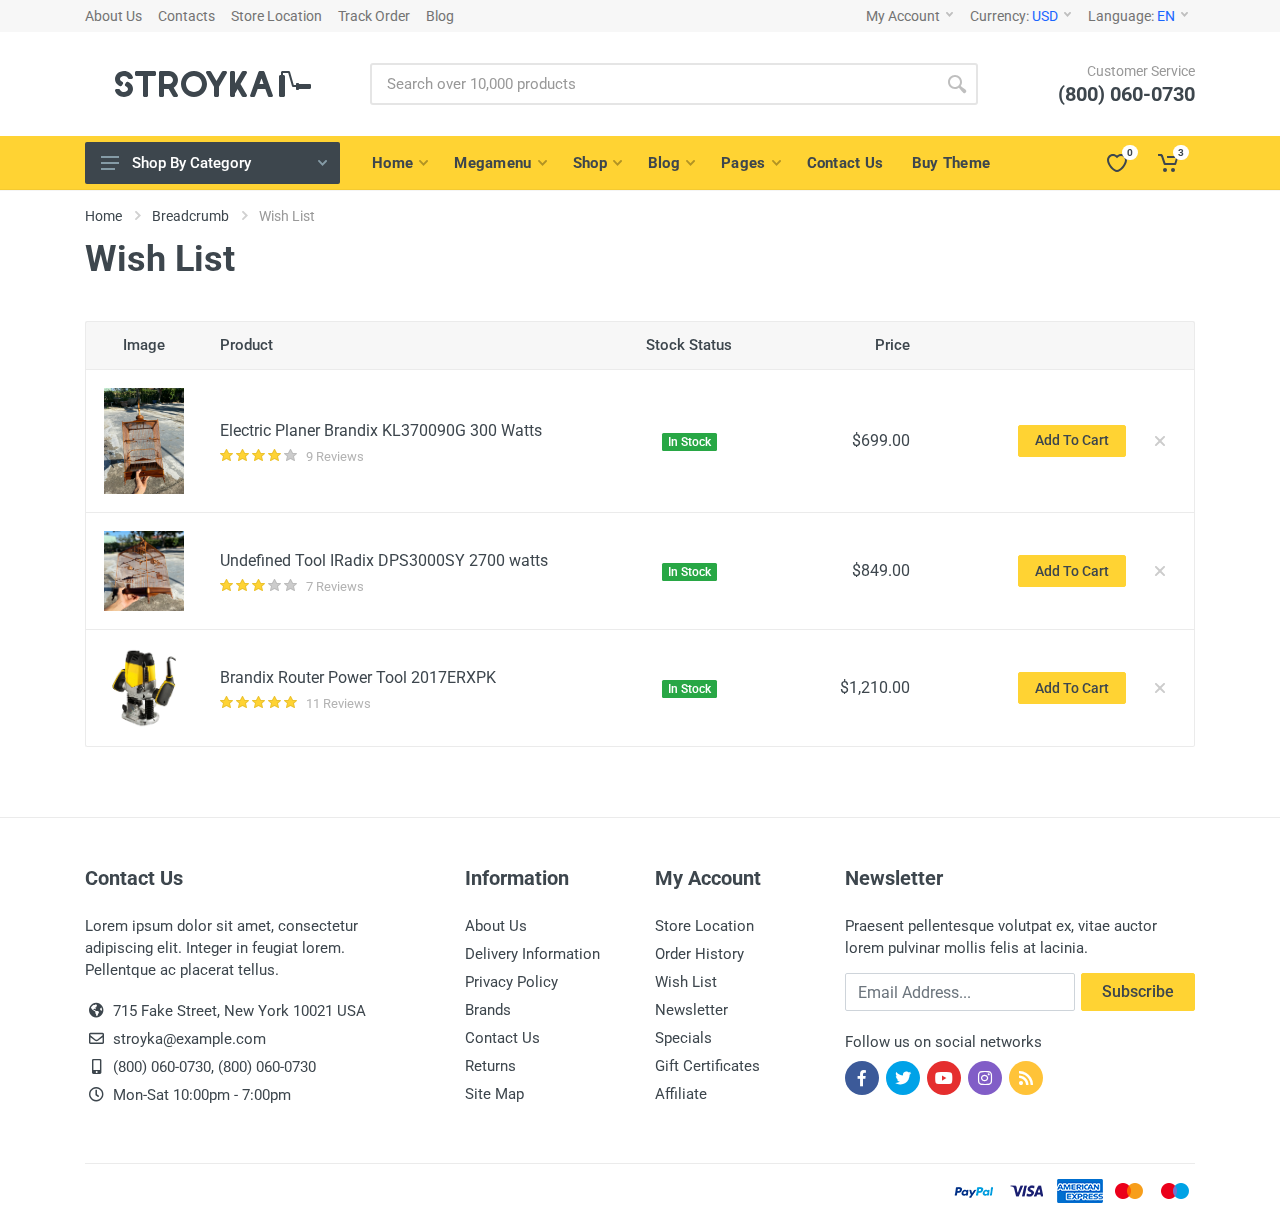
<file: wishlist.html>
<!DOCTYPE html><html lang="en" dir="ltr">

<head><meta charset="UTF-8"><meta name="viewport" content="width=device-width,initial-scale=1"><meta name="format-detection" content="telephone=no"><title>Stroyka</title><link rel="icon" type="image/png" href="images/favicon.png"><!-- fonts --><link rel="stylesheet" href="https://fonts.googleapis.com/css?family=Roboto:400,400i,500,500i,700,700i"><!-- css --><link rel="stylesheet" href="vendor/bootstrap-4.2.1/css/bootstrap.min.css"><link rel="stylesheet" href="vendor/owl-carousel-2.3.4/assets/owl.carousel.min.css"><link rel="stylesheet" href="css/style.css"><!-- js --><script src="vendor/jquery-3.3.1/jquery.min.js"></script><script src="vendor/bootstrap-4.2.1/js/bootstrap.bundle.min.js"></script><script src="vendor/owl-carousel-2.3.4/owl.carousel.min.js"></script><script src="vendor/nouislider-12.1.0/nouislider.min.js"></script><script src="js/number.js"></script><script src="js/main.js"></script><script src="vendor/svg4everybody-2.1.9/svg4everybody.min.js"></script><script>svg4everybody();</script><!-- font - fontawesome --><link rel="stylesheet" href="vendor/fontawesome-5.6.1/css/all.min.css"><!-- font - stroyka --><link rel="stylesheet" href="fonts/stroyka/stroyka.css"><script async src="https://www.googletagmanager.com/gtag/js?id=UA-97489509-6"></script><script>window.dataLayer = window.dataLayer || [];function gtag(){dataLayer.push(arguments);}gtag('js', new Date());gtag('config', 'UA-97489509-6');</script></head><body><!-- quickview-modal --><div id="quickview-modal" class="modal fade" tabindex="-1" role="dialog" aria-hidden="true"><div class="modal-dialog modal-dialog-centered modal-xl"><div class="modal-content"></div></div></div><!-- quickview-modal / end --><!-- mobilemenu --><div class="mobilemenu"><div class="mobilemenu__backdrop"></div><div class="mobilemenu__body"><div class="mobilemenu__header"><div class="mobilemenu__title">Menu</div><button type="button" class="mobilemenu__close"><svg width="20px" height="20px"><use xlink:href="images/sprite.svg#cross-20"></use></svg></button></div><div class="mobilemenu__content"><ul class="mobile-links mobile-links--level--0" data-collapse data-collapse-opened-class="mobile-links__item--open"><li class="mobile-links__item" data-collapse-item><div class="mobile-links__item-title"><a href="index.html" class="mobile-links__item-link">Home</a> <button class="mobile-links__item-toggle" type="button" data-collapse-trigger><svg class="mobile-links__item-arrow" width="12px" height="7px"><use xlink:href="images/sprite.svg#arrow-rounded-down-12x7"></use></svg></button></div><div class="mobile-links__item-sub-links" data-collapse-content><ul class="mobile-links mobile-links--level--1"><li class="mobile-links__item" data-collapse-item><div class="mobile-links__item-title"><a href="index.html" class="mobile-links__item-link">Home 1</a></div></li><li class="mobile-links__item" data-collapse-item><div class="mobile-links__item-title"><a href="index-2.html" class="mobile-links__item-link">Home 2</a></div></li></ul></div></li><li class="mobile-links__item" data-collapse-item><div class="mobile-links__item-title"><a href="#" class="mobile-links__item-link">Categories</a> <button class="mobile-links__item-toggle" type="button" data-collapse-trigger><svg class="mobile-links__item-arrow" width="12px" height="7px"><use xlink:href="images/sprite.svg#arrow-rounded-down-12x7"></use></svg></button></div><div class="mobile-links__item-sub-links" data-collapse-content><ul class="mobile-links mobile-links--level--1"><li class="mobile-links__item" data-collapse-item><div class="mobile-links__item-title"><a href="#" class="mobile-links__item-link">Power Tools</a> <button class="mobile-links__item-toggle" type="button" data-collapse-trigger><svg class="mobile-links__item-arrow" width="12px" height="7px"><use xlink:href="images/sprite.svg#arrow-rounded-down-12x7"></use></svg></button></div><div class="mobile-links__item-sub-links" data-collapse-content><ul class="mobile-links mobile-links--level--2"><li class="mobile-links__item" data-collapse-item><div class="mobile-links__item-title"><a href="#" class="mobile-links__item-link">Engravers</a></div></li><li class="mobile-links__item" data-collapse-item><div class="mobile-links__item-title"><a href="#" class="mobile-links__item-link">Wrenches</a></div></li><li class="mobile-links__item" data-collapse-item><div class="mobile-links__item-title"><a href="#" class="mobile-links__item-link">Wall Chaser</a></div></li><li class="mobile-links__item" data-collapse-item><div class="mobile-links__item-title"><a href="#" class="mobile-links__item-link">Pneumatic Tools</a></div></li></ul></div></li><li class="mobile-links__item" data-collapse-item><div class="mobile-links__item-title"><a href="#" class="mobile-links__item-link">Machine Tools</a> <button class="mobile-links__item-toggle" type="button" data-collapse-trigger><svg class="mobile-links__item-arrow" width="12px" height="7px"><use xlink:href="images/sprite.svg#arrow-rounded-down-12x7"></use></svg></button></div><div class="mobile-links__item-sub-links" data-collapse-content><ul class="mobile-links mobile-links--level--2"><li class="mobile-links__item" data-collapse-item><div class="mobile-links__item-title"><a href="#" class="mobile-links__item-link">Thread Cutting</a></div></li><li class="mobile-links__item" data-collapse-item><div class="mobile-links__item-title"><a href="#" class="mobile-links__item-link">Chip Blowers</a></div></li><li class="mobile-links__item" data-collapse-item><div class="mobile-links__item-title"><a href="#" class="mobile-links__item-link">Sharpening Machines</a></div></li><li class="mobile-links__item" data-collapse-item><div class="mobile-links__item-title"><a href="#" class="mobile-links__item-link">Pipe Cutters</a></div></li><li class="mobile-links__item" data-collapse-item><div class="mobile-links__item-title"><a href="#" class="mobile-links__item-link">Slotting machines</a></div></li><li class="mobile-links__item" data-collapse-item><div class="mobile-links__item-title"><a href="#" class="mobile-links__item-link">Lathes</a></div></li></ul></div></li></ul></div></li><li class="mobile-links__item" data-collapse-item><div class="mobile-links__item-title"><a href="shop-grid-3-columns-sidebar.html" class="mobile-links__item-link">Shop</a> <button class="mobile-links__item-toggle" type="button" data-collapse-trigger><svg class="mobile-links__item-arrow" width="12px" height="7px"><use xlink:href="images/sprite.svg#arrow-rounded-down-12x7"></use></svg></button></div><div class="mobile-links__item-sub-links" data-collapse-content><ul class="mobile-links mobile-links--level--1"><li class="mobile-links__item" data-collapse-item><div class="mobile-links__item-title"><a href="shop-grid-3-columns-sidebar.html" class="mobile-links__item-link">Shop Grid</a> <button class="mobile-links__item-toggle" type="button" data-collapse-trigger><svg class="mobile-links__item-arrow" width="12px" height="7px"><use xlink:href="images/sprite.svg#arrow-rounded-down-12x7"></use></svg></button></div><div class="mobile-links__item-sub-links" data-collapse-content><ul class="mobile-links mobile-links--level--2"><li class="mobile-links__item" data-collapse-item><div class="mobile-links__item-title"><a href="shop-grid-3-columns-sidebar.html" class="mobile-links__item-link">3 Columns Sidebar</a></div></li><li class="mobile-links__item" data-collapse-item><div class="mobile-links__item-title"><a href="shop-grid-4-columns-full.html" class="mobile-links__item-link">4 Columns Full</a></div></li><li class="mobile-links__item" data-collapse-item><div class="mobile-links__item-title"><a href="shop-grid-5-columns-full.html" class="mobile-links__item-link">5 Columns Full</a></div></li></ul></div></li><li class="mobile-links__item" data-collapse-item><div class="mobile-links__item-title"><a href="shop-list.html" class="mobile-links__item-link">Shop List</a></div></li><li class="mobile-links__item" data-collapse-item><div class="mobile-links__item-title"><a href="shop-right-sidebar.html" class="mobile-links__item-link">Shop Right Sidebar</a></div></li><li class="mobile-links__item" data-collapse-item><div class="mobile-links__item-title"><a href="product.html" class="mobile-links__item-link">Product</a> <button class="mobile-links__item-toggle" type="button" data-collapse-trigger><svg class="mobile-links__item-arrow" width="12px" height="7px"><use xlink:href="images/sprite.svg#arrow-rounded-down-12x7"></use></svg></button></div><div class="mobile-links__item-sub-links" data-collapse-content><ul class="mobile-links mobile-links--level--2"><li class="mobile-links__item" data-collapse-item><div class="mobile-links__item-title"><a href="product.html" class="mobile-links__item-link">Product</a></div></li><li class="mobile-links__item" data-collapse-item><div class="mobile-links__item-title"><a href="product-alt.html" class="mobile-links__item-link">Product Alt</a></div></li><li class="mobile-links__item" data-collapse-item><div class="mobile-links__item-title"><a href="product-sidebar.html" class="mobile-links__item-link">Product Sidebar</a></div></li></ul></div></li><li class="mobile-links__item" data-collapse-item><div class="mobile-links__item-title"><a href="cart.html" class="mobile-links__item-link">Cart</a></div></li><li class="mobile-links__item" data-collapse-item><div class="mobile-links__item-title"><a href="checkout.html" class="mobile-links__item-link">Checkout</a></div></li><li class="mobile-links__item" data-collapse-item><div class="mobile-links__item-title"><a href="wishlist.html" class="mobile-links__item-link">Wishlist</a></div></li><li class="mobile-links__item" data-collapse-item><div class="mobile-links__item-title"><a href="compare.html" class="mobile-links__item-link">Compare</a></div></li><li class="mobile-links__item" data-collapse-item><div class="mobile-links__item-title"><a href="account.html" class="mobile-links__item-link">My Account</a></div></li><li class="mobile-links__item" data-collapse-item><div class="mobile-links__item-title"><a href="track-order.html" class="mobile-links__item-link">Track Order</a></div></li></ul></div></li><li class="mobile-links__item" data-collapse-item><div class="mobile-links__item-title"><a href="blog-classic.html" class="mobile-links__item-link">Blog</a> <button class="mobile-links__item-toggle" type="button" data-collapse-trigger><svg class="mobile-links__item-arrow" width="12px" height="7px"><use xlink:href="images/sprite.svg#arrow-rounded-down-12x7"></use></svg></button></div><div class="mobile-links__item-sub-links" data-collapse-content><ul class="mobile-links mobile-links--level--1"><li class="mobile-links__item" data-collapse-item><div class="mobile-links__item-title"><a href="blog-classic.html" class="mobile-links__item-link">Blog Classic</a></div></li><li class="mobile-links__item" data-collapse-item><div class="mobile-links__item-title"><a href="blog-grid.html" class="mobile-links__item-link">Blog Grid</a></div></li><li class="mobile-links__item" data-collapse-item><div class="mobile-links__item-title"><a href="blog-list.html" class="mobile-links__item-link">Blog List</a></div></li><li class="mobile-links__item" data-collapse-item><div class="mobile-links__item-title"><a href="blog-left-sidebar.html" class="mobile-links__item-link">Blog Left Sidebar</a></div></li><li class="mobile-links__item" data-collapse-item><div class="mobile-links__item-title"><a href="post.html" class="mobile-links__item-link">Post Page</a></div></li><li class="mobile-links__item" data-collapse-item><div class="mobile-links__item-title"><a href="post-without-sidebar.html" class="mobile-links__item-link">Post Without Sidebar</a></div></li></ul></div></li><li class="mobile-links__item" data-collapse-item><div class="mobile-links__item-title"><a href="#" class="mobile-links__item-link">Pages</a> <button class="mobile-links__item-toggle" type="button" data-collapse-trigger><svg class="mobile-links__item-arrow" width="12px" height="7px"><use xlink:href="images/sprite.svg#arrow-rounded-down-12x7"></use></svg></button></div><div class="mobile-links__item-sub-links" data-collapse-content><ul class="mobile-links mobile-links--level--1"><li class="mobile-links__item" data-collapse-item><div class="mobile-links__item-title"><a href="about-us.html" class="mobile-links__item-link">About Us</a></div></li><li class="mobile-links__item" data-collapse-item><div class="mobile-links__item-title"><a href="contact-us.html" class="mobile-links__item-link">Contact Us</a></div></li><li class="mobile-links__item" data-collapse-item><div class="mobile-links__item-title"><a href="contact-us-alt.html" class="mobile-links__item-link">Contact Us Alt</a></div></li><li class="mobile-links__item" data-collapse-item><div class="mobile-links__item-title"><a href="404.html" class="mobile-links__item-link">404</a></div></li><li class="mobile-links__item" data-collapse-item><div class="mobile-links__item-title"><a href="terms-and-conditions.html" class="mobile-links__item-link">Terms And Conditions</a></div></li><li class="mobile-links__item" data-collapse-item><div class="mobile-links__item-title"><a href="faq.html" class="mobile-links__item-link">FAQ</a></div></li><li class="mobile-links__item" data-collapse-item><div class="mobile-links__item-title"><a href="components.html" class="mobile-links__item-link">Components</a></div></li><li class="mobile-links__item" data-collapse-item><div class="mobile-links__item-title"><a href="typography.html" class="mobile-links__item-link">Typography</a></div></li></ul></div></li><li class="mobile-links__item" data-collapse-item><div class="mobile-links__item-title"><a data-collapse-trigger class="mobile-links__item-link">Currency</a> <button class="mobile-links__item-toggle" type="button" data-collapse-trigger><svg class="mobile-links__item-arrow" width="12px" height="7px"><use xlink:href="images/sprite.svg#arrow-rounded-down-12x7"></use></svg></button></div><div class="mobile-links__item-sub-links" data-collapse-content><ul class="mobile-links mobile-links--level--1"><li class="mobile-links__item" data-collapse-item><div class="mobile-links__item-title"><a href="#" class="mobile-links__item-link">€ Euro</a></div></li><li class="mobile-links__item" data-collapse-item><div class="mobile-links__item-title"><a href="#" class="mobile-links__item-link">£ Pound Sterling</a></div></li><li class="mobile-links__item" data-collapse-item><div class="mobile-links__item-title"><a href="#" class="mobile-links__item-link">$ US Dollar</a></div></li><li class="mobile-links__item" data-collapse-item><div class="mobile-links__item-title"><a href="#" class="mobile-links__item-link">₽ Russian Ruble</a></div></li></ul></div></li><li class="mobile-links__item" data-collapse-item><div class="mobile-links__item-title"><a data-collapse-trigger class="mobile-links__item-link">Language</a> <button class="mobile-links__item-toggle" type="button" data-collapse-trigger><svg class="mobile-links__item-arrow" width="12px" height="7px"><use xlink:href="images/sprite.svg#arrow-rounded-down-12x7"></use></svg></button></div><div class="mobile-links__item-sub-links" data-collapse-content><ul class="mobile-links mobile-links--level--1"><li class="mobile-links__item" data-collapse-item><div class="mobile-links__item-title"><a href="#" class="mobile-links__item-link">English</a></div></li><li class="mobile-links__item" data-collapse-item><div class="mobile-links__item-title"><a href="#" class="mobile-links__item-link">French</a></div></li><li class="mobile-links__item" data-collapse-item><div class="mobile-links__item-title"><a href="#" class="mobile-links__item-link">German</a></div></li><li class="mobile-links__item" data-collapse-item><div class="mobile-links__item-title"><a href="#" class="mobile-links__item-link">Russian</a></div></li><li class="mobile-links__item" data-collapse-item><div class="mobile-links__item-title"><a href="#" class="mobile-links__item-link">Italian</a></div></li></ul></div></li></ul></div></div></div><!-- mobilemenu / end --><!-- site --><div class="site"><!-- mobile site__header --><header class="site__header d-lg-none"><div class="mobile-header mobile-header--sticky mobile-header--stuck"><div class="mobile-header__panel"><div class="container"><div class="mobile-header__body"><button class="mobile-header__menu-button"><svg width="18px" height="14px"><use xlink:href="images/sprite.svg#menu-18x14"></use></svg></button> <a class="mobile-header__logo" href="index.html"><svg xmlns="http://www.w3.org/2000/svg" width="120px" height="20px"><path d="M118.5,20h-1.1c-0.6,0-1.2-0.4-1.4-1l-1.5-4h-6.1l-1.5,4c-0.2,0.6-0.8,1-1.4,1h-1.1c-1,0-1.8-1-1.4-2l1.1-3
                                 l1.5-4l3.6-10c0.2-0.6,0.8-1,1.4-1h1.6c0.6,0,1.2,0.4,1.4,1l3.6,10l1.5,4l1.1,3C120.3,19,119.5,20,118.5,20z M111.5,6.6l-1.6,4.4
                                 h3.2L111.5,6.6z M99.5,20h-1.4c-0.4,0-0.7-0.2-0.9-0.5L94,14l-2,3.5v1c0,0.8-0.7,1.5-1.5,1.5h-1c-0.8,0-1.5-0.7-1.5-1.5v-17
                                 C88,0.7,88.7,0,89.5,0h1C91.3,0,92,0.7,92,1.5v8L94,6l3.2-5.5C97.4,0.2,97.7,0,98.1,0h1.4c1.2,0,1.9,1.3,1.3,2.3L96.3,10l4.5,7.8
                                 C101.4,18.8,100.7,20,99.5,20z M80.3,11.8L80,12.3v6.2c0,0.8-0.7,1.5-1.5,1.5h-1c-0.8,0-1.5-0.7-1.5-1.5v-6.2l-0.3-0.5l-5.5-9.5
                                 c-0.6-1,0.2-2.3,1.3-2.3h1.4c0.4,0,0.7,0.2,0.9,0.5L76,4.3l2,3.5l2-3.5l2.2-3.8C82.4,0.2,82.7,0,83.1,0h1.4c1.2,0,1.9,1.3,1.3,2.3
                                 L80.3,11.8z M60,20c-5.5,0-10-4.5-10-10S54.5,0,60,0s10,4.5,10,10S65.5,20,60,20z M60,4c-3.3,0-6,2.7-6,6s2.7,6,6,6s6-2.7,6-6
                                 S63.3,4,60,4z M47.8,17.8c0.6,1-0.2,2.3-1.3,2.3h-2L41,14h-4v4.5c0,0.8-0.7,1.5-1.5,1.5h-1c-0.8,0-1.5-0.7-1.5-1.5v-17
                                 C33,0.7,33.7,0,34.5,0H41c0.3,0,0.7,0,1,0.1c3.4,0.5,6,3.4,6,6.9c0,2.4-1.2,4.5-3.1,5.8L47.8,17.8z M42,4.2C41.7,4.1,41.3,4,41,4h-3
                                 c-0.6,0-1,0.4-1,1v4c0,0.6,0.4,1,1,1h3c0.3,0,0.7-0.1,1-0.2c0.3-0.1,0.6-0.3,0.9-0.5C43.6,8.8,44,7.9,44,7C44,5.7,43.2,4.6,42,4.2z
                                  M29.5,4H25v14.5c0,0.8-0.7,1.5-1.5,1.5h-1c-0.8,0-1.5-0.7-1.5-1.5V4h-4.5C15.7,4,15,3.3,15,2.5v-1C15,0.7,15.7,0,16.5,0h13
                                 C30.3,0,31,0.7,31,1.5v1C31,3.3,30.3,4,29.5,4z M6.5,20c-2.8,0-5.5-1.7-6.4-4c-0.4-1,0.3-2,1.3-2h1c0.5,0,0.9,0.3,1.2,0.7
                                 c0.2,0.3,0.4,0.6,0.8,0.8C4.9,15.8,5.8,16,6.5,16c1.5,0,2.8-0.9,2.8-2c0-0.7-0.5-1.3-1.2-1.6C7.4,12,7,11,7.4,10.3l0.4-0.9
                                 c0.4-0.7,1.2-1,1.8-0.6c0.6,0.3,1.2,0.7,1.6,1.2c1,1.1,1.7,2.5,1.7,4C13,17.3,10.1,20,6.5,20z M11.6,6h-1c-0.5,0-0.9-0.3-1.2-0.7
                                 C9.2,4.9,8.9,4.7,8.6,4.5C8.1,4.2,7.2,4,6.5,4C5,4,3.7,4.9,3.7,6c0,0.7,0.5,1.3,1.2,1.6C5.6,8,6,9,5.6,9.7l-0.4,0.9
                                 c-0.4,0.7-1.2,1-1.8,0.6c-0.6-0.3-1.2-0.7-1.6-1.2C0.6,8.9,0,7.5,0,6c0-3.3,2.9-6,6.5-6c2.8,0,5.5,1.7,6.4,4C13.3,4.9,12.6,6,11.6,6
                                 z"></path></svg></a><div class="mobile-header__search"><form class="mobile-header__search-form" action="#"><input class="mobile-header__search-input" name="search" placeholder="Search over 10,000 products" aria-label="Site search" type="text" autocomplete="off"> <button class="mobile-header__search-button mobile-header__search-button--submit" type="submit"><svg width="20px" height="20px"><use xlink:href="images/sprite.svg#search-20"></use></svg></button> <button class="mobile-header__search-button mobile-header__search-button--close" type="button"><svg width="20px" height="20px"><use xlink:href="images/sprite.svg#cross-20"></use></svg></button><div class="mobile-header__search-body"></div></form></div><div class="mobile-header__indicators"><div class="indicator indicator--mobile-search indicator--mobile d-sm-none"><button class="indicator__button"><span class="indicator__area"><svg width="20px" height="20px"><use xlink:href="images/sprite.svg#search-20"></use></svg></span></button></div><div class="indicator indicator--mobile d-sm-flex d-none"><a href="wishlist.html" class="indicator__button"><span class="indicator__area"><svg width="20px" height="20px"><use xlink:href="images/sprite.svg#heart-20"></use></svg> <span class="indicator__value">0</span></span></a></div><div class="indicator indicator--mobile"><a href="cart.html" class="indicator__button"><span class="indicator__area"><svg width="20px" height="20px"><use xlink:href="images/sprite.svg#cart-20"></use></svg> <span class="indicator__value">3</span></span></a></div></div></div></div></div></div></header><!-- mobile site__header / end --><!-- desktop site__header --><header class="site__header d-lg-block d-none"><div class="site-header"><!-- .topbar --><div class="site-header__topbar topbar"><div class="topbar__container container"><div class="topbar__row"><div class="topbar__item topbar__item--link"><a class="topbar-link" href="about-us.html">About Us</a></div><div class="topbar__item topbar__item--link"><a class="topbar-link" href="contact-us.html">Contacts</a></div><div class="topbar__item topbar__item--link"><a class="topbar-link" href="#">Store Location</a></div><div class="topbar__item topbar__item--link"><a class="topbar-link" href="track-order.html">Track Order</a></div><div class="topbar__item topbar__item--link"><a class="topbar-link" href="blog-classic.html">Blog</a></div><div class="topbar__spring"></div><div class="topbar__item"><div class="topbar-dropdown"><button class="topbar-dropdown__btn" type="button">My Account <svg width="7px" height="5px"><use xlink:href="images/sprite.svg#arrow-rounded-down-7x5"></use></svg></button><div class="topbar-dropdown__body"><!-- .menu --><ul class="menu menu--layout--topbar"><li><a href="account.html">Login</a></li><li><a href="account.html">Register</a></li><li><a href="#">Orders</a></li><li><a href="#">Addresses</a></li></ul><!-- .menu / end --></div></div></div><div class="topbar__item"><div class="topbar-dropdown"><button class="topbar-dropdown__btn" type="button">Currency: <span class="topbar__item-value">USD</span> <svg width="7px" height="5px"><use xlink:href="images/sprite.svg#arrow-rounded-down-7x5"></use></svg></button><div class="topbar-dropdown__body"><!-- .menu --><ul class="menu menu--layout--topbar"><li><a href="#">€ Euro</a></li><li><a href="#">£ Pound Sterling</a></li><li><a href="#">$ US Dollar</a></li><li><a href="#">₽ Russian Ruble</a></li></ul><!-- .menu / end --></div></div></div><div class="topbar__item"><div class="topbar-dropdown"><button class="topbar-dropdown__btn" type="button">Language: <span class="topbar__item-value">EN</span> <svg width="7px" height="5px"><use xlink:href="images/sprite.svg#arrow-rounded-down-7x5"></use></svg></button><div class="topbar-dropdown__body"><!-- .menu --><ul class="menu menu--layout--topbar menu--with-icons"><li><a href="#"><div class="menu__icon"><img srcset="images/languages/language-1.png, images/languages/language-1@2x.png 2x" src="images/languages/language-1.png" alt=""></div>English</a></li><li><a href="#"><div class="menu__icon"><img srcset="images/languages/language-2.png, images/languages/language-2@2x.png 2x" src="images/languages/language-2.png" alt=""></div>French</a></li><li><a href="#"><div class="menu__icon"><img srcset="images/languages/language-3.png, images/languages/language-3@2x.png 2x" src="images/languages/language-3.png" alt=""></div>German</a></li><li><a href="#"><div class="menu__icon"><img srcset="images/languages/language-4.png, images/languages/language-4@2x.png 2x" src="images/languages/language-4.png" alt=""></div>Russian</a></li><li><a href="#"><div class="menu__icon"><img srcset="images/languages/language-5.png, images/languages/language-5@2x.png 2x" src="images/languages/language-5.png" alt=""></div>Italian</a></li></ul><!-- .menu / end --></div></div></div></div></div></div><!-- .topbar / end --><div class="site-header__middle container"><div class="site-header__logo"><a href="index.html"><svg xmlns="http://www.w3.org/2000/svg" width="196px" height="26px"><path d="M194.797,18 L184,18 C184,18.552 183.552,19 183,19 L182,19 C181.448,19 181,18.552 181,18 L181,16 L178.377,16 C177.708,16 177.119,15.556 176.935,14.912 L173.246,2 L168,2 L168,4 L168.500,4 C169.328,4 170,4.672 170,5.500 L170,24.500 C170,25.328 169.328,26 168.500,26 L165.500,26 C164.672,26 164,25.328 164,24.500 L164,5.500 C164,4.672 164.672,4 165.500,4 L166,4 L166,1.500 C166,0.672 166.672,0 167.500,0 L173.622,0 C174.292,0 174.881,0.444 175.065,1.088 L178.754,14 L181,14 L181,13 C181,12.448 181.448,12 182,12 L183,12 C183.552,12 184,12.448 184,13 L194.797,13 C195.461,13 196,13.539 196,14.203 L196,16.797 C196,17.461 195.461,18 194.797,18 ZM156.783,26 L154.483,26 C153.767,26 153.129,25.552 152.884,24.878 L150.437,18.135 C150.407,18.054 150.331,18 150.245,18 L142.768,18 C142.682,18 142.606,18.054 142.576,18.135 L140.129,24.878 C139.884,25.552 139.245,26 138.530,26 L136.230,26 C135.395,26 134.815,25.169 135.100,24.383 L143.445,1.122 C143.690,0.448 144.328,0 145.044,0 L147.969,0 C148.685,0 149.323,0.448 149.568,1.122 L157.913,24.383 C158.198,25.169 157.618,26 156.783,26 ZM148.472,12.725 L146.698,7.848 C146.633,7.668 146.380,7.668 146.315,7.848 L144.541,12.725 C144.492,12.859 144.591,13 144.733,13 L148.280,13 C148.422,13 148.521,12.859 148.472,12.725 ZM130.493,26 L128.090,26 C127.555,26 127.060,25.714 126.792,25.250 L122.610,18 L120.003,22.520 L120.003,24.500 C120.003,25.328 119.333,26 118.505,26 L116.507,26 C115.680,26 115.009,25.328 115.009,24.500 L115.009,1.500 C115.009,0.672 115.680,0 116.507,0 L118.505,0 C119.333,0 120.003,0.672 120.003,1.500 L120.003,12.520 L126.792,0.750 C127.060,0.286 127.555,0 128.090,0 L130.493,0 C131.646,0 132.367,1.250 131.791,2.250 L125.487,13 L131.791,23.750 C132.367,24.750 131.646,26 130.493,26 ZM103.987,15.775 L103.987,24.500 C103.987,25.328 103.315,26 102.486,26 L100.485,26 C99.656,26 98.984,25.328 98.984,24.500 L98.984,15.775 L98.594,15.100 L91.180,2.250 C90.610,1.250 91.330,0 92.481,0 L94.792,0 C95.322,0 95.823,0.290 96.093,0.750 L101.486,10.090 L106.879,0.750 C107.149,0.290 107.649,0 108.179,0 L110.491,0 C111.641,0 112.362,1.250 111.791,2.250 L103.987,15.775 ZM79,26 C71.821,26 66,20.179 66,13 C66,5.820 71.821,-0.001 79,-0.001 C86.180,-0.001 92.001,5.820 92.001,13 C92.001,20.179 86.180,26 79,26 ZM79,5 C74.582,5 71,8.582 71,13 C71,17.418 74.582,21 79,21 C83.418,21 87,17.418 87,13 C87,8.582 83.418,5 79,5 ZM62.793,23.750 C63.362,24.750 62.643,26 61.494,26 L59.186,26 C58.656,26 58.157,25.710 57.887,25.250 L53.711,18 L49.005,18 L49.005,24.500 C49.005,25.330 48.335,26 47.506,26 L45.508,26 C44.679,26 44.009,25.330 44.009,24.500 L44.009,1.500 C44.009,0.670 44.679,0 45.508,0 L54,0 C58.966,0 62.992,4.030 62.992,9 C62.992,12.240 61.274,15.090 58.706,16.670 L62.793,23.750 ZM54,5 L50.004,5 C49.454,5 49.005,5.450 49.005,6 L49.005,12 C49.005,12.550 49.454,13 50.004,13 L54,13 C56.208,13 57.997,11.210 57.997,9 C57.997,6.790 56.208,5 54,5 ZM39.500,5 L33,5 L33,24.500 C33,25.328 32.328,26 31.500,26 L29.500,26 C28.672,26 28,25.328 28,24.500 L28,5 L21.500,5 C20.672,5 20,4.328 20,3.500 L20,1.500 C20,0.672 20.672,0 21.500,0 L39.500,0 C40.328,0 41,0.672 41,1.500 L41,3.500 C41,4.328 40.328,5 39.500,5 ZM16.487,8 L14.181,8 C13.565,8 13.040,7.611 12.790,7.048 C12.261,5.856 10.765,5 9,5 C6.793,5 5.005,6.340 5.005,8 C5.005,8.940 5.575,9.780 6.483,10.320 C6.706,10.455 6.948,10.574 7.206,10.673 C8.059,11 8.412,12.020 7.955,12.812 L6.948,14.558 C6.573,15.208 5.768,15.499 5.080,15.201 C3.872,14.679 2.815,13.924 1.989,13 C0.751,11.630 0.012,9.890 0.012,8 C0.012,3.580 4.037,0 9,0 C13.254,0 17.017,2.629 17.950,6.163 C18.196,7.095 17.450,8 16.487,8 ZM1.513,18 L3.820,18 C4.435,18 4.960,18.389 5.210,18.952 C5.739,20.144 7.236,21 9,21 C11.207,21 12.995,19.660 12.995,18 C12.995,17.060 12.426,16.220 11.517,15.680 C11.294,15.544 11.052,15.426 10.794,15.327 C9.941,14.999 9.588,13.980 10.045,13.188 L11.053,11.442 C11.427,10.792 12.233,10.501 12.920,10.799 C14.128,11.320 15.185,12.075 16.011,13 C17.249,14.370 17.988,16.110 17.988,18 C17.988,22.420 13.964,26 9,26 C4.747,26 0.983,23.371 0.050,19.837 C-0.196,18.905 0.550,18 1.513,18 Z"></path></svg></a></div><div class="site-header__search"><div class="search"><form class="search__form" action="#"><input class="search__input" name="search" placeholder="Search over 10,000 products" aria-label="Site search" type="text" autocomplete="off"> <button class="search__button" type="submit"><svg width="20px" height="20px"><use xlink:href="images/sprite.svg#search-20"></use></svg></button><div class="search__border"></div></form></div></div><div class="site-header__phone"><div class="site-header__phone-title">Customer Service</div><div class="site-header__phone-number">(800) 060-0730</div></div></div><div class="site-header__nav-panel"><div class="nav-panel"><div class="nav-panel__container container"><div class="nav-panel__row"><div class="nav-panel__departments"><!-- .departments --><div class="departments" data-departments-fixed-by=""><div class="departments__body"><div class="departments__links-wrapper"><ul class="departments__links"><li class="departments__item"><a href="#">Power Tools <svg class="departments__link-arrow" width="6px" height="9px"><use xlink:href="images/sprite.svg#arrow-rounded-right-6x9"></use></svg></a><div class="departments__megamenu departments__megamenu--xl"><!-- .megamenu --><div class="megamenu megamenu--departments" style="background-image: url('images/megamenu/megamenu-1.jpg');"><div class="row"><div class="col-3"><ul class="megamenu__links megamenu__links--level--0"><li class="megamenu__item megamenu__item--with-submenu"><a href="#">Power Tools</a><ul class="megamenu__links megamenu__links--level--1"><li class="megamenu__item"><a href="#">Engravers</a></li><li class="megamenu__item"><a href="#">Drills</a></li><li class="megamenu__item"><a href="#">Wrenches</a></li><li class="megamenu__item"><a href="#">Plumbing</a></li><li class="megamenu__item"><a href="#">Wall Chaser</a></li><li class="megamenu__item"><a href="#">Pneumatic Tools</a></li><li class="megamenu__item"><a href="#">Milling Cutters</a></li></ul></li><li class="megamenu__item"><a href="#">Workbenches</a></li><li class="megamenu__item"><a href="#">Presses</a></li><li class="megamenu__item"><a href="#">Spray Guns</a></li><li class="megamenu__item"><a href="#">Riveters</a></li></ul></div><div class="col-3"><ul class="megamenu__links megamenu__links--level--0"><li class="megamenu__item megamenu__item--with-submenu"><a href="#">Hand Tools</a><ul class="megamenu__links megamenu__links--level--1"><li class="megamenu__item"><a href="#">Screwdrivers</a></li><li class="megamenu__item"><a href="#">Handsaws</a></li><li class="megamenu__item"><a href="#">Knives</a></li><li class="megamenu__item"><a href="#">Axes</a></li><li class="megamenu__item"><a href="#">Multitools</a></li><li class="megamenu__item"><a href="#">Paint Tools</a></li></ul></li><li class="megamenu__item megamenu__item--with-submenu"><a href="#">Garden Equipment</a><ul class="megamenu__links megamenu__links--level--1"><li class="megamenu__item"><a href="#">Motor Pumps</a></li><li class="megamenu__item"><a href="#">Chainsaws</a></li><li class="megamenu__item"><a href="#">Electric Saws</a></li><li class="megamenu__item"><a href="#">Brush Cutters</a></li></ul></li></ul></div><div class="col-3"><ul class="megamenu__links megamenu__links--level--0"><li class="megamenu__item megamenu__item--with-submenu"><a href="#">Machine Tools</a><ul class="megamenu__links megamenu__links--level--1"><li class="megamenu__item"><a href="#">Thread Cutting</a></li><li class="megamenu__item"><a href="#">Chip Blowers</a></li><li class="megamenu__item"><a href="#">Sharpening Machines</a></li><li class="megamenu__item"><a href="#">Pipe Cutters</a></li><li class="megamenu__item"><a href="#">Slotting machines</a></li><li class="megamenu__item"><a href="#">Lathes</a></li></ul></li></ul></div><div class="col-3"><ul class="megamenu__links megamenu__links--level--0"><li class="megamenu__item megamenu__item--with-submenu"><a href="#">Instruments</a><ul class="megamenu__links megamenu__links--level--1"><li class="megamenu__item"><a href="#">Welding Equipment</a></li><li class="megamenu__item"><a href="#">Power Tools</a></li><li class="megamenu__item"><a href="#">Hand Tools</a></li><li class="megamenu__item"><a href="#">Measuring Tool</a></li></ul></li></ul></div></div></div><!-- .megamenu / end --></div></li><li class="departments__item"><a href="#">Hand Tools <svg class="departments__link-arrow" width="6px" height="9px"><use xlink:href="images/sprite.svg#arrow-rounded-right-6x9"></use></svg></a><div class="departments__megamenu departments__megamenu--lg"><!-- .megamenu --><div class="megamenu megamenu--departments" style="background-image: url('images/megamenu/megamenu-2.jpg');"><div class="row"><div class="col-4"><ul class="megamenu__links megamenu__links--level--0"><li class="megamenu__item megamenu__item--with-submenu"><a href="#">Hand Tools</a><ul class="megamenu__links megamenu__links--level--1"><li class="megamenu__item"><a href="#">Screwdrivers</a></li><li class="megamenu__item"><a href="#">Handsaws</a></li><li class="megamenu__item"><a href="#">Knives</a></li><li class="megamenu__item"><a href="#">Axes</a></li><li class="megamenu__item"><a href="#">Multitools</a></li><li class="megamenu__item"><a href="#">Paint Tools</a></li></ul></li><li class="megamenu__item megamenu__item--with-submenu"><a href="#">Garden Equipment</a><ul class="megamenu__links megamenu__links--level--1"><li class="megamenu__item"><a href="#">Motor Pumps</a></li><li class="megamenu__item"><a href="#">Chainsaws</a></li><li class="megamenu__item"><a href="#">Electric Saws</a></li><li class="megamenu__item"><a href="#">Brush Cutters</a></li></ul></li></ul></div><div class="col-4"><ul class="megamenu__links megamenu__links--level--0"><li class="megamenu__item megamenu__item--with-submenu"><a href="#">Machine Tools</a><ul class="megamenu__links megamenu__links--level--1"><li class="megamenu__item"><a href="#">Thread Cutting</a></li><li class="megamenu__item"><a href="#">Chip Blowers</a></li><li class="megamenu__item"><a href="#">Sharpening Machines</a></li><li class="megamenu__item"><a href="#">Pipe Cutters</a></li><li class="megamenu__item"><a href="#">Slotting machines</a></li><li class="megamenu__item"><a href="#">Lathes</a></li></ul></li></ul></div><div class="col-4"><ul class="megamenu__links megamenu__links--level--0"><li class="megamenu__item megamenu__item--with-submenu"><a href="#">Instruments</a><ul class="megamenu__links megamenu__links--level--1"><li class="megamenu__item"><a href="#">Welding Equipment</a></li><li class="megamenu__item"><a href="#">Power Tools</a></li><li class="megamenu__item"><a href="#">Hand Tools</a></li><li class="megamenu__item"><a href="#">Measuring Tool</a></li></ul></li></ul></div></div></div><!-- .megamenu / end --></div></li><li class="departments__item"><a href="#">Machine Tools <svg class="departments__link-arrow" width="6px" height="9px"><use xlink:href="images/sprite.svg#arrow-rounded-right-6x9"></use></svg></a><div class="departments__megamenu departments__megamenu--nl"><!-- .megamenu --><div class="megamenu megamenu--departments" style="background-image: url('images/megamenu/megamenu-3.jpg');"><div class="row"><div class="col-6"><ul class="megamenu__links megamenu__links--level--0"><li class="megamenu__item megamenu__item--with-submenu"><a href="#">Hand Tools</a><ul class="megamenu__links megamenu__links--level--1"><li class="megamenu__item"><a href="#">Screwdrivers</a></li><li class="megamenu__item"><a href="#">Handsaws</a></li><li class="megamenu__item"><a href="#">Knives</a></li><li class="megamenu__item"><a href="#">Axes</a></li><li class="megamenu__item"><a href="#">Multitools</a></li><li class="megamenu__item"><a href="#">Paint Tools</a></li></ul></li><li class="megamenu__item megamenu__item--with-submenu"><a href="#">Garden Equipment</a><ul class="megamenu__links megamenu__links--level--1"><li class="megamenu__item"><a href="#">Motor Pumps</a></li><li class="megamenu__item"><a href="#">Chainsaws</a></li><li class="megamenu__item"><a href="#">Electric Saws</a></li><li class="megamenu__item"><a href="#">Brush Cutters</a></li></ul></li></ul></div><div class="col-6"><ul class="megamenu__links megamenu__links--level--0"><li class="megamenu__item megamenu__item--with-submenu"><a href="#">Instruments</a><ul class="megamenu__links megamenu__links--level--1"><li class="megamenu__item"><a href="#">Welding Equipment</a></li><li class="megamenu__item"><a href="#">Power Tools</a></li><li class="megamenu__item"><a href="#">Hand Tools</a></li><li class="megamenu__item"><a href="#">Measuring Tool</a></li></ul></li></ul></div></div></div><!-- .megamenu / end --></div></li><li class="departments__item"><a href="#">Building Supplies <svg class="departments__link-arrow" width="6px" height="9px"><use xlink:href="images/sprite.svg#arrow-rounded-right-6x9"></use></svg></a><div class="departments__megamenu departments__megamenu--sm"><!-- .megamenu --><div class="megamenu megamenu--departments"><div class="row"><div class="col-12"><ul class="megamenu__links megamenu__links--level--0"><li class="megamenu__item megamenu__item--with-submenu"><a href="#">Hand Tools</a><ul class="megamenu__links megamenu__links--level--1"><li class="megamenu__item"><a href="#">Screwdrivers</a></li><li class="megamenu__item"><a href="#">Handsaws</a></li><li class="megamenu__item"><a href="#">Knives</a></li><li class="megamenu__item"><a href="#">Axes</a></li><li class="megamenu__item"><a href="#">Multitools</a></li><li class="megamenu__item"><a href="#">Paint Tools</a></li></ul></li><li class="megamenu__item megamenu__item--with-submenu"><a href="#">Garden Equipment</a><ul class="megamenu__links megamenu__links--level--1"><li class="megamenu__item"><a href="#">Motor Pumps</a></li><li class="megamenu__item"><a href="#">Chainsaws</a></li><li class="megamenu__item"><a href="#">Electric Saws</a></li><li class="megamenu__item"><a href="#">Brush Cutters</a></li></ul></li></ul></div></div></div><!-- .megamenu / end --></div></li><li class="departments__item departments__item--menu"><a href="#">Electrical <svg class="departments__link-arrow" width="6px" height="9px"><use xlink:href="images/sprite.svg#arrow-rounded-right-6x9"></use></svg></a><div class="departments__menu"><!-- .menu --><ul class="menu menu--layout--classic"><li><a href="#">Soldering Equipment <svg class="menu__arrow" width="6px" height="9px"><use xlink:href="images/sprite.svg#arrow-rounded-right-6x9"></use></svg></a><div class="menu__submenu"><!-- .menu --><ul class="menu menu--layout--classic"><li><a href="#">Soldering Station</a></li><li><a href="#">Soldering Dryers</a></li><li><a href="#">Gas Soldering Iron</a></li><li><a href="#">Electric Soldering Iron</a></li></ul><!-- .menu / end --></div></li><li><a href="#">Light Bulbs</a></li><li><a href="#">Batteries</a></li><li><a href="#">Light Fixtures</a></li><li><a href="#">Warm Floor</a></li><li><a href="#">Generators</a></li><li><a href="#">UPS</a></li></ul><!-- .menu / end --></div></li><li class="departments__item"><a href="#">Power Machinery</a></li><li class="departments__item"><a href="#">Measurement</a></li><li class="departments__item"><a href="#">Clothes & PPE</a></li><li class="departments__item"><a href="#">Plumbing</a></li><li class="departments__item"><a href="#">Storage & Organization</a></li><li class="departments__item"><a href="#">Welding & Soldering</a></li></ul></div></div><button class="departments__button"><svg class="departments__button-icon" width="18px" height="14px"><use xlink:href="images/sprite.svg#menu-18x14"></use></svg> Shop By Category <svg class="departments__button-arrow" width="9px" height="6px"><use xlink:href="images/sprite.svg#arrow-rounded-down-9x6"></use></svg></button></div><!-- .departments / end --></div><!-- .nav-links --><div class="nav-panel__nav-links nav-links"><ul class="nav-links__list"><li class="nav-links__item nav-links__item--with-submenu"><a href="index.html"><span>Home <svg class="nav-links__arrow" width="9px" height="6px"><use xlink:href="images/sprite.svg#arrow-rounded-down-9x6"></use></svg></span></a><div class="nav-links__menu"><!-- .menu --><ul class="menu menu--layout--classic"><li><a href="index.html">Home 1</a></li><li><a href="index-2.html">Home 2</a></li></ul><!-- .menu / end --></div></li><li class="nav-links__item nav-links__item--with-submenu"><a href="#"><span>Megamenu <svg class="nav-links__arrow" width="9px" height="6px"><use xlink:href="images/sprite.svg#arrow-rounded-down-9x6"></use></svg></span></a><div class="nav-links__megamenu nav-links__megamenu--size--nl"><!-- .megamenu --><div class="megamenu"><div class="row"><div class="col-6"><ul class="megamenu__links megamenu__links--level--0"><li class="megamenu__item megamenu__item--with-submenu"><a href="#">Power Tools</a><ul class="megamenu__links megamenu__links--level--1"><li class="megamenu__item"><a href="#">Engravers</a></li><li class="megamenu__item"><a href="#">Wrenches</a></li><li class="megamenu__item"><a href="#">Wall Chaser</a></li><li class="megamenu__item"><a href="#">Pneumatic Tools</a></li></ul></li><li class="megamenu__item megamenu__item--with-submenu"><a href="#">Machine Tools</a><ul class="megamenu__links megamenu__links--level--1"><li class="megamenu__item"><a href="#">Thread Cutting</a></li><li class="megamenu__item"><a href="#">Chip Blowers</a></li><li class="megamenu__item"><a href="#">Sharpening Machines</a></li><li class="megamenu__item"><a href="#">Pipe Cutters</a></li><li class="megamenu__item"><a href="#">Slotting machines</a></li><li class="megamenu__item"><a href="#">Lathes</a></li></ul></li></ul></div><div class="col-6"><ul class="megamenu__links megamenu__links--level--0"><li class="megamenu__item megamenu__item--with-submenu"><a href="#">Hand Tools</a><ul class="megamenu__links megamenu__links--level--1"><li class="megamenu__item"><a href="#">Screwdrivers</a></li><li class="megamenu__item"><a href="#">Handsaws</a></li><li class="megamenu__item"><a href="#">Knives</a></li><li class="megamenu__item"><a href="#">Axes</a></li><li class="megamenu__item"><a href="#">Multitools</a></li><li class="megamenu__item"><a href="#">Paint Tools</a></li></ul></li><li class="megamenu__item megamenu__item--with-submenu"><a href="#">Garden Equipment</a><ul class="megamenu__links megamenu__links--level--1"><li class="megamenu__item"><a href="#">Motor Pumps</a></li><li class="megamenu__item"><a href="#">Chainsaws</a></li><li class="megamenu__item"><a href="#">Electric Saws</a></li><li class="megamenu__item"><a href="#">Brush Cutters</a></li></ul></li></ul></div></div></div><!-- .megamenu / end --></div></li><li class="nav-links__item nav-links__item--with-submenu"><a href="shop-grid-3-columns-sidebar.html"><span>Shop <svg class="nav-links__arrow" width="9px" height="6px"><use xlink:href="images/sprite.svg#arrow-rounded-down-9x6"></use></svg></span></a><div class="nav-links__menu"><!-- .menu --><ul class="menu menu--layout--classic"><li><a href="shop-grid-3-columns-sidebar.html">Shop Grid <svg class="menu__arrow" width="6px" height="9px"><use xlink:href="images/sprite.svg#arrow-rounded-right-6x9"></use></svg></a><div class="menu__submenu"><!-- .menu --><ul class="menu menu--layout--classic"><li><a href="shop-grid-3-columns-sidebar.html">3 Columns Sidebar</a></li><li><a href="shop-grid-4-columns-full.html">4 Columns Full</a></li><li><a href="shop-grid-5-columns-full.html">5 Columns Full</a></li></ul><!-- .menu / end --></div></li><li><a href="shop-list.html">Shop List</a></li><li><a href="shop-right-sidebar.html">Shop Right Sidebar</a></li><li><a href="product.html">Product <svg class="menu__arrow" width="6px" height="9px"><use xlink:href="images/sprite.svg#arrow-rounded-right-6x9"></use></svg></a><div class="menu__submenu"><!-- .menu --><ul class="menu menu--layout--classic"><li><a href="product.html">Product</a></li><li><a href="product-alt.html">Product Alt</a></li><li><a href="product-sidebar.html">Product Sidebar</a></li></ul><!-- .menu / end --></div></li><li><a href="cart.html">Cart</a></li><li><a href="checkout.html">Checkout</a></li><li><a href="wishlist.html">Wishlist</a></li><li><a href="compare.html">Compare</a></li><li><a href="account.html">My Account</a></li><li><a href="track-order.html">Track Order</a></li></ul><!-- .menu / end --></div></li><li class="nav-links__item nav-links__item--with-submenu"><a href="blog-classic.html"><span>Blog <svg class="nav-links__arrow" width="9px" height="6px"><use xlink:href="images/sprite.svg#arrow-rounded-down-9x6"></use></svg></span></a><div class="nav-links__menu"><!-- .menu --><ul class="menu menu--layout--classic"><li><a href="blog-classic.html">Blog Classic</a></li><li><a href="blog-grid.html">Blog Grid</a></li><li><a href="blog-list.html">Blog List</a></li><li><a href="blog-left-sidebar.html">Blog Left Sidebar</a></li><li><a href="post.html">Post Page</a></li><li><a href="post-without-sidebar.html">Post Without Sidebar</a></li></ul><!-- .menu / end --></div></li><li class="nav-links__item nav-links__item--with-submenu"><a href="#"><span>Pages <svg class="nav-links__arrow" width="9px" height="6px"><use xlink:href="images/sprite.svg#arrow-rounded-down-9x6"></use></svg></span></a><div class="nav-links__menu"><!-- .menu --><ul class="menu menu--layout--classic"><li><a href="about-us.html">About Us</a></li><li><a href="contact-us.html">Contact Us</a></li><li><a href="contact-us-alt.html">Contact Us Alt</a></li><li><a href="404.html">404</a></li><li><a href="terms-and-conditions.html">Terms And Conditions</a></li><li><a href="faq.html">FAQ</a></li><li><a href="components.html">Components</a></li><li><a href="typography.html">Typography</a></li></ul><!-- .menu / end --></div></li><li class="nav-links__item"><a href="contact-us.html"><span>Contact Us</span></a></li><li class="nav-links__item"><a href="https://themeforest.net/user/kos9/portfolio"><span>Buy Theme</span></a></li></ul></div><!-- .nav-links / end --><div class="nav-panel__indicators"><div class="indicator"><a href="wishlist.html" class="indicator__button"><span class="indicator__area"><svg width="20px" height="20px"><use xlink:href="images/sprite.svg#heart-20"></use></svg> <span class="indicator__value">0</span></span></a></div><div class="indicator indicator--trigger--click"><a href="cart.html" class="indicator__button"><span class="indicator__area"><svg width="20px" height="20px"><use xlink:href="images/sprite.svg#cart-20"></use></svg> <span class="indicator__value">3</span></span></a><div class="indicator__dropdown"><!-- .dropcart --><div class="dropcart"><div class="dropcart__products-list"><div class="dropcart__product"><div class="dropcart__product-image"><a href="product.html"><img src="images/products/product-1.jpg" alt=""></a></div><div class="dropcart__product-info"><div class="dropcart__product-name"><a href="product.html">Electric Planer Brandix KL370090G 300 Watts</a></div><ul class="dropcart__product-options"><li>Color: Yellow</li><li>Material: Aluminium</li></ul><div class="dropcart__product-meta"><span class="dropcart__product-quantity">2</span> x <span class="dropcart__product-price">$699.00</span></div></div><button type="button" class="dropcart__product-remove btn btn-light btn-sm btn-svg-icon"><svg width="10px" height="10px"><use xlink:href="images/sprite.svg#cross-10"></use></svg></button></div><div class="dropcart__product"><div class="dropcart__product-image"><a href="product.html"><img src="images/products/product-2.jpg" alt=""></a></div><div class="dropcart__product-info"><div class="dropcart__product-name"><a href="product.html">Undefined Tool IRadix DPS3000SY 2700 watts</a></div><div class="dropcart__product-meta"><span class="dropcart__product-quantity">1</span> x <span class="dropcart__product-price">$849.00</span></div></div><button type="button" class="dropcart__product-remove btn btn-light btn-sm btn-svg-icon"><svg width="10px" height="10px"><use xlink:href="images/sprite.svg#cross-10"></use></svg></button></div><div class="dropcart__product"><div class="dropcart__product-image"><a href="product.html"><img src="images/products/product-5.jpg" alt=""></a></div><div class="dropcart__product-info"><div class="dropcart__product-name"><a href="product.html">Brandix Router Power Tool 2017ERXPK</a></div><ul class="dropcart__product-options"><li>Color: True Red</li></ul><div class="dropcart__product-meta"><span class="dropcart__product-quantity">3</span> x <span class="dropcart__product-price">$1,210.00</span></div></div><button type="button" class="dropcart__product-remove btn btn-light btn-sm btn-svg-icon"><svg width="10px" height="10px"><use xlink:href="images/sprite.svg#cross-10"></use></svg></button></div></div><div class="dropcart__totals"><table><tr><th>Subtotal</th><td>$5,877.00</td></tr><tr><th>Shipping</th><td>$25.00</td></tr><tr><th>Tax</th><td>$0.00</td></tr><tr><th>Total</th><td>$5,902.00</td></tr></table></div><div class="dropcart__buttons"><a class="btn btn-secondary" href="cart.html">View Cart</a> <a class="btn btn-primary" href="checkout.html">Checkout</a></div></div><!-- .dropcart / end --></div></div></div></div></div></div></div></div></header><!-- desktop site__header / end --><!-- site__body --><div class="site__body"><div class="page-header"><div class="page-header__container container"><div class="page-header__breadcrumb"><nav aria-label="breadcrumb"><ol class="breadcrumb"><li class="breadcrumb-item"><a href="index.html">Home</a> <svg class="breadcrumb-arrow" width="6px" height="9px"><use xlink:href="images/sprite.svg#arrow-rounded-right-6x9"></use></svg></li><li class="breadcrumb-item"><a href="#">Breadcrumb</a> <svg class="breadcrumb-arrow" width="6px" height="9px"><use xlink:href="images/sprite.svg#arrow-rounded-right-6x9"></use></svg></li><li class="breadcrumb-item active" aria-current="page">Wish List</li></ol></nav></div><div class="page-header__title"><h1>Wish List</h1></div></div></div><div class="block"><div class="container"><table class="wishlist"><thead class="wishlist__head"><tr class="wishlist__row"><th class="wishlist__column wishlist__column--image">Image</th><th class="wishlist__column wishlist__column--product">Product</th><th class="wishlist__column wishlist__column--stock">Stock Status</th><th class="wishlist__column wishlist__column--price">Price</th><th class="wishlist__column wishlist__column--tocart"></th><th class="wishlist__column wishlist__column--remove"></th></tr></thead><tbody class="wishlist__body"><tr class="wishlist__row"><td class="wishlist__column wishlist__column--image"><a href="#"><img src="images/products/product-1.jpg" alt=""></a></td><td class="wishlist__column wishlist__column--product"><a href="#" class="wishlist__product-name">Electric Planer Brandix KL370090G 300 Watts</a><div class="wishlist__product-rating"><div class="rating"><div class="rating__body"><svg class="rating__star rating__star--active" width="13px" height="12px"><g class="rating__fill"><use xlink:href="images/sprite.svg#star-normal"></use></g><g class="rating__stroke"><use xlink:href="images/sprite.svg#star-normal-stroke"></use></g></svg><div class="rating__star rating__star--only-edge rating__star--active"><div class="rating__fill"><div class="fake-svg-icon"></div></div><div class="rating__stroke"><div class="fake-svg-icon"></div></div></div><svg class="rating__star rating__star--active" width="13px" height="12px"><g class="rating__fill"><use xlink:href="images/sprite.svg#star-normal"></use></g><g class="rating__stroke"><use xlink:href="images/sprite.svg#star-normal-stroke"></use></g></svg><div class="rating__star rating__star--only-edge rating__star--active"><div class="rating__fill"><div class="fake-svg-icon"></div></div><div class="rating__stroke"><div class="fake-svg-icon"></div></div></div><svg class="rating__star rating__star--active" width="13px" height="12px"><g class="rating__fill"><use xlink:href="images/sprite.svg#star-normal"></use></g><g class="rating__stroke"><use xlink:href="images/sprite.svg#star-normal-stroke"></use></g></svg><div class="rating__star rating__star--only-edge rating__star--active"><div class="rating__fill"><div class="fake-svg-icon"></div></div><div class="rating__stroke"><div class="fake-svg-icon"></div></div></div><svg class="rating__star rating__star--active" width="13px" height="12px"><g class="rating__fill"><use xlink:href="images/sprite.svg#star-normal"></use></g><g class="rating__stroke"><use xlink:href="images/sprite.svg#star-normal-stroke"></use></g></svg><div class="rating__star rating__star--only-edge rating__star--active"><div class="rating__fill"><div class="fake-svg-icon"></div></div><div class="rating__stroke"><div class="fake-svg-icon"></div></div></div><svg class="rating__star" width="13px" height="12px"><g class="rating__fill"><use xlink:href="images/sprite.svg#star-normal"></use></g><g class="rating__stroke"><use xlink:href="images/sprite.svg#star-normal-stroke"></use></g></svg><div class="rating__star rating__star--only-edge"><div class="rating__fill"><div class="fake-svg-icon"></div></div><div class="rating__stroke"><div class="fake-svg-icon"></div></div></div></div></div><div class="wishlist__product-rating-legend">9 Reviews</div></div></td><td class="wishlist__column wishlist__column--stock"><div class="badge badge-success">In Stock</div></td><td class="wishlist__column wishlist__column--price">$699.00</td><td class="wishlist__column wishlist__column--tocart"><button type="button" class="btn btn-primary btn-sm">Add To Cart</button></td><td class="wishlist__column wishlist__column--remove"><button type="button" class="btn btn-light btn-sm btn-svg-icon"><svg width="12px" height="12px"><use xlink:href="images/sprite.svg#cross-12"></use></svg></button></td></tr><tr class="wishlist__row"><td class="wishlist__column wishlist__column--image"><a href="#"><img src="images/products/product-2.jpg" alt=""></a></td><td class="wishlist__column wishlist__column--product"><a href="#" class="wishlist__product-name">Undefined Tool IRadix DPS3000SY 2700 watts</a><div class="wishlist__product-rating"><div class="rating"><div class="rating__body"><svg class="rating__star rating__star--active" width="13px" height="12px"><g class="rating__fill"><use xlink:href="images/sprite.svg#star-normal"></use></g><g class="rating__stroke"><use xlink:href="images/sprite.svg#star-normal-stroke"></use></g></svg><div class="rating__star rating__star--only-edge rating__star--active"><div class="rating__fill"><div class="fake-svg-icon"></div></div><div class="rating__stroke"><div class="fake-svg-icon"></div></div></div><svg class="rating__star rating__star--active" width="13px" height="12px"><g class="rating__fill"><use xlink:href="images/sprite.svg#star-normal"></use></g><g class="rating__stroke"><use xlink:href="images/sprite.svg#star-normal-stroke"></use></g></svg><div class="rating__star rating__star--only-edge rating__star--active"><div class="rating__fill"><div class="fake-svg-icon"></div></div><div class="rating__stroke"><div class="fake-svg-icon"></div></div></div><svg class="rating__star rating__star--active" width="13px" height="12px"><g class="rating__fill"><use xlink:href="images/sprite.svg#star-normal"></use></g><g class="rating__stroke"><use xlink:href="images/sprite.svg#star-normal-stroke"></use></g></svg><div class="rating__star rating__star--only-edge rating__star--active"><div class="rating__fill"><div class="fake-svg-icon"></div></div><div class="rating__stroke"><div class="fake-svg-icon"></div></div></div><svg class="rating__star" width="13px" height="12px"><g class="rating__fill"><use xlink:href="images/sprite.svg#star-normal"></use></g><g class="rating__stroke"><use xlink:href="images/sprite.svg#star-normal-stroke"></use></g></svg><div class="rating__star rating__star--only-edge"><div class="rating__fill"><div class="fake-svg-icon"></div></div><div class="rating__stroke"><div class="fake-svg-icon"></div></div></div><svg class="rating__star" width="13px" height="12px"><g class="rating__fill"><use xlink:href="images/sprite.svg#star-normal"></use></g><g class="rating__stroke"><use xlink:href="images/sprite.svg#star-normal-stroke"></use></g></svg><div class="rating__star rating__star--only-edge"><div class="rating__fill"><div class="fake-svg-icon"></div></div><div class="rating__stroke"><div class="fake-svg-icon"></div></div></div></div></div><div class="wishlist__product-rating-legend">7 Reviews</div></div></td><td class="wishlist__column wishlist__column--stock"><div class="badge badge-success">In Stock</div></td><td class="wishlist__column wishlist__column--price">$849.00</td><td class="wishlist__column wishlist__column--tocart"><button type="button" class="btn btn-primary btn-sm">Add To Cart</button></td><td class="wishlist__column wishlist__column--remove"><button type="button" class="btn btn-light btn-sm btn-svg-icon"><svg width="12px" height="12px"><use xlink:href="images/sprite.svg#cross-12"></use></svg></button></td></tr><tr class="wishlist__row"><td class="wishlist__column wishlist__column--image"><a href="#"><img src="images/products/product-5.jpg" alt=""></a></td><td class="wishlist__column wishlist__column--product"><a href="#" class="wishlist__product-name">Brandix Router Power Tool 2017ERXPK</a><div class="wishlist__product-rating"><div class="rating"><div class="rating__body"><svg class="rating__star rating__star--active" width="13px" height="12px"><g class="rating__fill"><use xlink:href="images/sprite.svg#star-normal"></use></g><g class="rating__stroke"><use xlink:href="images/sprite.svg#star-normal-stroke"></use></g></svg><div class="rating__star rating__star--only-edge rating__star--active"><div class="rating__fill"><div class="fake-svg-icon"></div></div><div class="rating__stroke"><div class="fake-svg-icon"></div></div></div><svg class="rating__star rating__star--active" width="13px" height="12px"><g class="rating__fill"><use xlink:href="images/sprite.svg#star-normal"></use></g><g class="rating__stroke"><use xlink:href="images/sprite.svg#star-normal-stroke"></use></g></svg><div class="rating__star rating__star--only-edge rating__star--active"><div class="rating__fill"><div class="fake-svg-icon"></div></div><div class="rating__stroke"><div class="fake-svg-icon"></div></div></div><svg class="rating__star rating__star--active" width="13px" height="12px"><g class="rating__fill"><use xlink:href="images/sprite.svg#star-normal"></use></g><g class="rating__stroke"><use xlink:href="images/sprite.svg#star-normal-stroke"></use></g></svg><div class="rating__star rating__star--only-edge rating__star--active"><div class="rating__fill"><div class="fake-svg-icon"></div></div><div class="rating__stroke"><div class="fake-svg-icon"></div></div></div><svg class="rating__star rating__star--active" width="13px" height="12px"><g class="rating__fill"><use xlink:href="images/sprite.svg#star-normal"></use></g><g class="rating__stroke"><use xlink:href="images/sprite.svg#star-normal-stroke"></use></g></svg><div class="rating__star rating__star--only-edge rating__star--active"><div class="rating__fill"><div class="fake-svg-icon"></div></div><div class="rating__stroke"><div class="fake-svg-icon"></div></div></div><svg class="rating__star rating__star--active" width="13px" height="12px"><g class="rating__fill"><use xlink:href="images/sprite.svg#star-normal"></use></g><g class="rating__stroke"><use xlink:href="images/sprite.svg#star-normal-stroke"></use></g></svg><div class="rating__star rating__star--only-edge rating__star--active"><div class="rating__fill"><div class="fake-svg-icon"></div></div><div class="rating__stroke"><div class="fake-svg-icon"></div></div></div></div></div><div class="wishlist__product-rating-legend">11 Reviews</div></div></td><td class="wishlist__column wishlist__column--stock"><div class="badge badge-success">In Stock</div></td><td class="wishlist__column wishlist__column--price">$1,210.00</td><td class="wishlist__column wishlist__column--tocart"><button type="button" class="btn btn-primary btn-sm">Add To Cart</button></td><td class="wishlist__column wishlist__column--remove"><button type="button" class="btn btn-light btn-sm btn-svg-icon"><svg width="12px" height="12px"><use xlink:href="images/sprite.svg#cross-12"></use></svg></button></td></tr></tbody></table></div></div></div><!-- site__body / end --><!-- site__footer --><footer class="site__footer"><div class="site-footer"><div class="container"><div class="site-footer__widgets"><div class="row"><div class="col-12 col-md-6 col-lg-4"><div class="site-footer__widget footer-contacts"><h5 class="footer-contacts__title">Contact Us</h5><div class="footer-contacts__text">Lorem ipsum dolor sit amet, consectetur adipiscing elit. Integer in feugiat lorem. Pellentque ac placerat tellus.</div><ul class="footer-contacts__contacts"><li><i class="footer-contacts__icon fas fa-globe-americas"></i> 715 Fake Street, New York 10021 USA</li><li><i class="footer-contacts__icon far fa-envelope"></i> stroyka@example.com</li><li><i class="footer-contacts__icon fas fa-mobile-alt"></i> (800) 060-0730, (800) 060-0730</li><li><i class="footer-contacts__icon far fa-clock"></i> Mon-Sat 10:00pm - 7:00pm</li></ul></div></div><div class="col-6 col-md-3 col-lg-2"><div class="site-footer__widget footer-links"><h5 class="footer-links__title">Information</h5><ul class="footer-links__list"><li class="footer-links__item"><a href="#" class="footer-links__link">About Us</a></li><li class="footer-links__item"><a href="#" class="footer-links__link">Delivery Information</a></li><li class="footer-links__item"><a href="#" class="footer-links__link">Privacy Policy</a></li><li class="footer-links__item"><a href="#" class="footer-links__link">Brands</a></li><li class="footer-links__item"><a href="#" class="footer-links__link">Contact Us</a></li><li class="footer-links__item"><a href="#" class="footer-links__link">Returns</a></li><li class="footer-links__item"><a href="#" class="footer-links__link">Site Map</a></li></ul></div></div><div class="col-6 col-md-3 col-lg-2"><div class="site-footer__widget footer-links"><h5 class="footer-links__title">My Account</h5><ul class="footer-links__list"><li class="footer-links__item"><a href="#" class="footer-links__link">Store Location</a></li><li class="footer-links__item"><a href="#" class="footer-links__link">Order History</a></li><li class="footer-links__item"><a href="#" class="footer-links__link">Wish List</a></li><li class="footer-links__item"><a href="#" class="footer-links__link">Newsletter</a></li><li class="footer-links__item"><a href="#" class="footer-links__link">Specials</a></li><li class="footer-links__item"><a href="#" class="footer-links__link">Gift Certificates</a></li><li class="footer-links__item"><a href="#" class="footer-links__link">Affiliate</a></li></ul></div></div><div class="col-12 col-md-12 col-lg-4"><div class="site-footer__widget footer-newsletter"><h5 class="footer-newsletter__title">Newsletter</h5><div class="footer-newsletter__text">Praesent pellentesque volutpat ex, vitae auctor lorem pulvinar mollis felis at lacinia.</div><form action="#" class="footer-newsletter__form"><label class="sr-only" for="footer-newsletter-address">Email Address</label> <input type="text" class="footer-newsletter__form-input form-control" id="footer-newsletter-address" placeholder="Email Address..."> <button class="footer-newsletter__form-button btn btn-primary">Subscribe</button></form><div class="footer-newsletter__text footer-newsletter__text--social">Follow us on social networks</div><ul class="footer-newsletter__social-links"><li class="footer-newsletter__social-link footer-newsletter__social-link--facebook"><a href="https://themeforest.net/user/kos9" target="_blank"><i class="fab fa-facebook-f"></i></a></li><li class="footer-newsletter__social-link footer-newsletter__social-link--twitter"><a href="https://themeforest.net/user/kos9" target="_blank"><i class="fab fa-twitter"></i></a></li><li class="footer-newsletter__social-link footer-newsletter__social-link--youtube"><a href="https://themeforest.net/user/kos9" target="_blank"><i class="fab fa-youtube"></i></a></li><li class="footer-newsletter__social-link footer-newsletter__social-link--instagram"><a href="https://themeforest.net/user/kos9" target="_blank"><i class="fab fa-instagram"></i></a></li><li class="footer-newsletter__social-link footer-newsletter__social-link--rss"><a href="https://themeforest.net/user/kos9" target="_blank"><i class="fas fa-rss"></i></a></li></ul></div></div></div></div><div class="site-footer__bottom"><div class="site-footer__copyright"></div><div class="site-footer__payments"><img src="images/payments.png" alt=""></div></div></div></div></footer><!-- site__footer / end --></div><!-- site / end --></body>

</html>
</file>
<file: css/style.css>
@keyframes a{0%{transform:rotate(0deg)}to{transform:rotate(1turn)}}body,html{height:100%}body{font-family:Roboto,"sans-serif";font-size:16px;font-weight:400;line-height:1.5;background:#fff;color:#3d464d;text-align:left;-webkit-backface-visibility:hidden;backface-visibility:hidden;overflow-y:scroll}a,a:hover{color:#1a66ff}a:hover{text-decoration:none}label{margin-bottom:.25rem}h1{font-size:36px}h1,h2{font-weight:700}h2{font-size:32px}h3{font-size:28px}h3,h4{font-weight:700}h4{font-size:24px}h5{font-size:20px}h5,h6{font-weight:700}h6{font-size:16px}.document{border:2px solid #f0f0f0;border-radius:2px;padding:85px 200px 120px}.document__header{text-align:center;margin-bottom:80px}.document__subtitle{margin-top:12px;font-size:14px;line-height:22px;color:#999}@media (max-width:1199px){.document{padding:75px 110px 110px}.document__header{margin-bottom:60px}}@media (max-width:991px){.document{padding:45px 35px 90px}.document__header{margin-bottom:40px}}@media (max-width:767px){.document{padding:35px 30px 80px}.document__header{margin-bottom:30px}.document__subtitle{margin-top:6px}}@media (max-width:575px){.document{padding:26px 20px 40px}.document__header{text-align:left}}.fake-svg-icon{font-family:stroyka!important;speak:none;font-style:normal;font-weight:400;font-variant:normal;text-transform:none;line-height:1;-webkit-font-smoothing:antialiased;-moz-osx-font-smoothing:grayscale;display:none;vertical-align:top}.fake-svg-icon--wishlist-16{width:16px;height:16px;font-size:16px}.fake-svg-icon--wishlist-16:before{content:"\e904"}.fake-svg-icon--compare-16{width:16px;height:16px;font-size:16px}.fake-svg-icon--compare-16:before{content:"\e901"}.page-header__container{padding-bottom:32px}.page-header__breadcrumb{padding-top:16px}.page-header__title{padding-top:12px}.site{min-height:100%;display:-ms-flexbox;display:flex;-ms-flex-direction:column;flex-direction:column}.site__header{-ms-flex-negative:0;flex-shrink:0}.site__body{-ms-flex-positive:1;flex-grow:1}.site__footer{-ms-flex-negative:0;flex-shrink:0}.alert{border:none;border-radius:2px;font-size:15px;line-height:20px;padding:.75rem 1rem}.alert a{box-decoration-break:clone;-webkit-box-decoration-break:clone;color:currentColor;background:hsla(0,0%,100%,.5);border-radius:1.5px;padding:0 3px}.alert a:hover{background:hsla(0,0%,100%,.85)}.alert a:active{background:hsla(0,0%,100%,.5)}.alert-primary{background:#b2d9ff;color:#36414d}.alert-secondary{background:#d9d9d9;color:#4d4d4d}.alert-info{background:#b8e2e5;color:#2d3e40}.alert-success{background:#bde5a1;color:#34402d}.alert-danger{background:#ffb8b8;color:#473333}.alert-warning{background:#f2e291;color:#4d472e}.alert-lg{font-size:16px;padding:1.125rem 1.375rem}.alert-dismissible{padding-right:3rem}.alert-dismissible .close{opacity:1;display:-ms-flexbox;display:flex;-ms-flex-align:center;align-items:center;-ms-flex-pack:center;justify-content:center;padding:0 1rem;height:100%;transition:all .2s;fill:rgba(0,0,0,.3);border-radius:0 1.5px 1.5px 0;background:transparent}.alert-dismissible .close:focus{outline:none}.alert-dismissible .close:not(:disabled):not(.disabled):focus,.alert-dismissible .close:not(:disabled):not(.disabled):hover{background:rgba(0,0,0,.08);fill:rgba(0,0,0,.5);opacity:1}.badge{border-radius:1.5px;font-weight:500;padding:.25em .5em}.block-header{display:-ms-flexbox;display:flex;-ms-flex-align:center;align-items:center;margin-bottom:24px}.block-header__title{margin-bottom:0;font-size:20px}.block-header__divider{-ms-flex-positive:1;flex-grow:1;height:2px;background:#ebebeb}.block-header__groups-list{display:-ms-flexbox;display:flex;list-style:none;margin:0;padding:0;font-size:14px;font-weight:500;white-space:nowrap}.block-header__groups-list li+li{margin-left:3px}.block-header__group{background:transparent;border:none;font-family:inherit;font-size:inherit;font-weight:inherit;cursor:pointer;display:block;color:inherit;padding:2px 11px 1px;border-radius:12px;box-shadow:none}.block-header__group:focus{outline:none}.block-header__group:focus,.block-header__group:hover{box-shadow:inset 0 0 0 2px #ebebeb;color:inherit}.block-header__group--active,.block-header__group--active:focus,.block-header__group--active:hover{cursor:default;box-shadow:inset 0 0 0 2px #ffd333}.block-header__arrow,.block-header__arrows-list{display:-ms-flexbox;display:flex}.block-header__arrow{width:27px;height:29px;padding:0;margin:0;border:none;-ms-flex-align:center;align-items:center;-ms-flex-pack:center;justify-content:center;cursor:pointer;fill:#999;border-radius:1.5px;background:#f2f2f2;transition:all .15s}.block-header__arrow:focus{outline:none}.block-header__arrow:focus,.block-header__arrow:hover{background:#ffd333;fill:#3d464d}.block-header__arrow:active{transition-duration:0s;background:#ffdc5c;fill:#3d464d}.block-header__arrow+.block-header__arrow{margin-left:3px}.block-header__arrow--left svg{position:relative;left:-1px}.block-header__arrow--right svg{position:relative;left:1px}.block-header__title+.block-header__divider{margin-left:16px}.block-header__divider+.block-header__groups-list{margin-left:12px}.block-header__groups-list+.block-header__arrows-list{margin-left:10px}.block-header__divider+.block-header__arrows-list{margin-left:16px}@media (max-width:767px){.block-header{display:-ms-flexbox;display:flex;-ms-flex-wrap:wrap;flex-wrap:wrap}.block-header__groups-list{padding:8px 0;margin-top:8px;margin-bottom:-8px;-ms-flex-order:100;order:100;overflow-x:auto;-webkit-overflow-scrolling:touch}.block-header__divider+.block-header__groups-list{margin-left:auto;margin-right:auto}.block-header__divider+.block-header__groups-list+.block-header__arrows-list{margin-left:16px}}.breadcrumb{background:transparent;padding:0;font-size:14px;line-height:20px;margin-bottom:0}.breadcrumb-item{position:relative;padding-right:30px}.breadcrumb-item a{color:inherit;transition:color .15s}.breadcrumb-item a:hover{color:#1a66ff}.breadcrumb-item+.breadcrumb-item{padding-left:0}.breadcrumb-item+.breadcrumb-item:before{display:none}.breadcrumb-item.active{color:#999}.breadcrumb-arrow{fill:#d1d1d1;position:absolute;right:11px;top:5px}.btn{border-radius:2px;transition:all .1s ease-in-out;font-size:1rem;height:calc(2.25rem + 2px);line-height:1.5;padding:.375rem 1.25rem;font-weight:500}.btn.btn-svg-icon{width:calc(2.25rem + 2px)}.btn-lg{font-size:1.125rem;height:calc(2.75rem + 2px);padding:.8125rem 2rem;line-height:1;font-weight:500}.btn-lg.btn-svg-icon{width:calc(2.75rem + 2px)}.btn-xl{font-size:1.375rem;height:calc(3.625rem + 2px);padding:1.125rem 3rem;line-height:1;font-weight:500}.btn-xl.btn-svg-icon{width:calc(3.625rem + 2px)}.btn-sm{font-size:.875rem;height:calc(1.875rem + 2px);line-height:1.25;padding:.375rem 1rem;font-weight:500}.btn-sm.btn-svg-icon{width:calc(1.875rem + 2px)}.btn-xs{font-size:.8125rem;height:calc(1.5rem + 2px);line-height:1.25;padding:.25rem .5625rem;font-weight:500}.btn-xs.btn-svg-icon{width:calc(1.5rem + 2px)}.btn-svg-icon{padding:0;position:relative}.btn-svg-icon svg{position:absolute;left:50%;top:50%;transform:translate(-50%,-50%)}.btn-svg-icon--fake-svg .fake-svg-icon{transition:all .1s ease-in-out;display:none}@supports (-ms-ime-align:auto){.btn-svg-icon--fake-svg svg{display:none}.btn-svg-icon--fake-svg .fake-svg-icon{position:absolute;left:50%;top:50%;transform:translate(-50%,-50%);display:block;-ms-flex-align:center;align-items:center;-ms-flex-pack:center;justify-content:center}}.btn-primary.focus,.btn-primary:focus,.btn-primary:hover{border-color:#3d464d;background:#3d464d;color:#fff;fill:#fff}.btn-primary.focus .fake-svg-icon,.btn-primary:focus .fake-svg-icon,.btn-primary:hover .fake-svg-icon{color:#fff}.btn-primary.focus,.btn-primary:focus{box-shadow:none}.btn-primary:not(:disabled):not(.disabled).active,.btn-primary:not(:disabled):not(.disabled):active{border-color:#546069;background:#546069;color:#fff;fill:#fff}.btn-primary:not(:disabled):not(.disabled).active .fake-svg-icon,.btn-primary:not(:disabled):not(.disabled):active .fake-svg-icon{color:#fff}.btn-primary:not(:disabled):not(.disabled).active:focus,.btn-primary:not(:disabled):not(.disabled):active:focus{box-shadow:none}.btn-primary,.btn-primary.disabled,.btn-primary:disabled{border-color:#ffd333;background:#ffd333;color:#3d464d;fill:#3d464d}.btn-primary.disabled .fake-svg-icon,.btn-primary .fake-svg-icon,.btn-primary:disabled .fake-svg-icon{color:#3d464d}.btn-primary.btn-loading:not(:disabled):not(.disabled),.btn-primary.btn-loading:not(:disabled):not(.disabled).active,.btn-primary.btn-loading:not(:disabled):not(.disabled):active{cursor:default;border-color:#ffd333;background:#ffd333}.btn-secondary.focus,.btn-secondary:focus,.btn-secondary:hover{border-color:#3d464d;background:#3d464d;color:#fff;fill:#fff}.btn-secondary.focus .fake-svg-icon,.btn-secondary:focus .fake-svg-icon,.btn-secondary:hover .fake-svg-icon{color:#fff}.btn-secondary.focus,.btn-secondary:focus{box-shadow:none}.btn-secondary:not(:disabled):not(.disabled).active,.btn-secondary:not(:disabled):not(.disabled):active{border-color:#546069;background:#546069;color:#fff;fill:#fff}.btn-secondary:not(:disabled):not(.disabled).active .fake-svg-icon,.btn-secondary:not(:disabled):not(.disabled):active .fake-svg-icon{color:#fff}.btn-secondary:not(:disabled):not(.disabled).active:focus,.btn-secondary:not(:disabled):not(.disabled):active:focus{box-shadow:none}.btn-secondary,.btn-secondary.disabled,.btn-secondary:disabled{border-color:#f0f0f0;background:#f0f0f0;color:#3d464d;fill:#3d464d}.btn-secondary.disabled .fake-svg-icon,.btn-secondary .fake-svg-icon,.btn-secondary:disabled .fake-svg-icon{color:#3d464d}.btn-secondary.btn-loading:not(:disabled):not(.disabled),.btn-secondary.btn-loading:not(:disabled):not(.disabled).active,.btn-secondary.btn-loading:not(:disabled):not(.disabled):active{cursor:default;border-color:#f0f0f0;background:#f0f0f0}.btn-light.focus,.btn-light:focus,.btn-light:hover{border-color:#f0f0f0;background:#f0f0f0;color:#3d464d;fill:#3d464d}.btn-light.focus .fake-svg-icon,.btn-light:focus .fake-svg-icon,.btn-light:hover .fake-svg-icon{color:#3d464d}.btn-light.focus,.btn-light:focus{box-shadow:none}.btn-light:not(:disabled):not(.disabled).active,.btn-light:not(:disabled):not(.disabled):active{border-color:#e5e5e5;background:#e5e5e5;color:#3d464d;fill:#3d464d}.btn-light:not(:disabled):not(.disabled).active .fake-svg-icon,.btn-light:not(:disabled):not(.disabled):active .fake-svg-icon{color:#3d464d}.btn-light:not(:disabled):not(.disabled).active:focus,.btn-light:not(:disabled):not(.disabled):active:focus{box-shadow:none}.btn-light,.btn-light.disabled,.btn-light:disabled{border-color:transparent;background:transparent;color:#3d464d;fill:#ccc}.btn-light.disabled .fake-svg-icon,.btn-light .fake-svg-icon,.btn-light:disabled .fake-svg-icon{color:#ccc}.btn-light.btn-loading:not(:disabled):not(.disabled),.btn-light.btn-loading:not(:disabled):not(.disabled).active,.btn-light.btn-loading:not(:disabled):not(.disabled):active{cursor:default;border-color:transparent;background:transparent}.btn-loading{position:relative}.btn-loading,.btn-loading.disabled,.btn-loading.focus,.btn-loading:disabled,.btn-loading:focus,.btn-loading:hover,.btn-loading:not(:disabled):not(.disabled).active,.btn-loading:not(:disabled):not(.disabled):active{color:transparent;fill:transparent}.btn-loading:after{display:block;content:"";position:absolute;border:2px solid rgba(0,0,0,.1);border-top-color:rgba(0,0,0,.5);transition:border-color .1s;animation-name:a;animation-duration:.5s;animation-timing-function:linear;animation-iteration-count:infinite;left:calc(50% - 11px);top:calc(50% - 11px);width:22px;height:22px;border-radius:11px}.btn-loading.btn-xl:after{left:calc(50% - 21px);top:calc(50% - 21px);width:42px;height:42px;border-radius:21px}.btn-loading.btn-lg:after{left:calc(50% - 14px);top:calc(50% - 14px);width:28px;height:28px;border-radius:14px}.btn-loading.btn-sm:after{left:calc(50% - 8px);top:calc(50% - 8px);width:16px;height:16px;border-radius:8px}.btn-loading.btn-xs:after{left:calc(50% - 7px);top:calc(50% - 7px);width:14px;height:14px;border-radius:7px}.card{border:2px solid #f0f0f0;border-radius:2px}.card-body{padding:2rem}.card-title{margin-bottom:1.75rem}.card-divider{height:2px;background:#f0f0f0}.form-group{margin-bottom:1.5rem}.form-check{padding-left:1.5rem}.form-check-input{position:absolute;margin-top:.1875rem;margin-left:-1.5rem}.form-control{border-radius:2px;line-height:1.25}.form-control-sm{height:calc(1.875rem + 2px);line-height:1.25;padding:.3125rem .5rem}.form-control-lg{height:calc(2.75rem + 2px);line-height:1.25}.form-control.is-invalid,.form-control.is-valid,.form-control:invalid,.form-control:valid{background-image:none}select.form-control{-webkit-appearance:none;-moz-appearance:none}select.form-control::-ms-expand{display:none}select.form-control,select.form-control.is-invalid,select.form-control.is-valid,select.form-control:invalid,select.form-control:valid{background-image:url("data:image/svg+xml;charset=utf-8,%3Csvg xmlns='http://www.w3.org/2000/svg' viewBox='0 0 5 10'%3E%3Cpath fill='%234d4d4d' d='M4.503 4H.497c-.403 0-.639-.508-.408-.878L2.095.233a.469.469 0 0 1 .816 0l2 2.889c.231.37-.005.878-.408.878zM.497 6h4.006c.403 0 .639.504.408.871L2.905 9.737a.47.47 0 0 1-.816 0l-2-2.866C-.142 6.504.094 6 .497 6z'/%3E%3C/svg%3E");background-repeat:no-repeat;background-size:5px 10px;background-position:right .75rem center;padding-right:calc(.75rem * 2 + 5px)}select.form-control-sm,select.form-control-sm.is-invalid,select.form-control-sm.is-valid,select.form-control-sm:invalid,select.form-control-sm:valid{background-position:right .5rem center;padding-right:calc(.5rem * 2 + 5px)}select.form-control-lg,select.form-control-lg.is-invalid,select.form-control-lg.is-valid,select.form-control-lg:invalid,select.form-control-lg:valid{background-position:right 1rem center;padding-right:calc(1rem * 2 + 5px)}.input-check{display:inline-block}.input-check__body{display:block;position:relative;width:16px;height:16px}.input-check__input{opacity:0;position:absolute;width:100%;height:100%;left:0;top:0;cursor:inherit}.input-check__box{display:block;width:16px;height:16px;border-radius:1.2px;background:#fff;box-shadow:inset 0 0 0 1px rgba(0,0,0,.15);transition:background .15s,box-shadow .15s}.input-check__icon{position:absolute;left:4px;top:5px;fill:#fff;transform:scale(0);transition:fill .15s,transform .15s,visibility 0s .15s}.input-check__input:checked~.input-check__box{background:#ffd333;box-shadow:inset 0 0 0 1px rgba(0,0,0,.05)}.input-check__input:checked~.input-check__icon{fill:#3d464d;transition-delay:0s,0s,0s;transform:scale(1)}.input-check__input:disabled~.input-check__box{background:#f2f2f2;box-shadow:inset 0 0 0 1px rgba(0,0,0,.1)}.input-check__input:disabled~.input-check__icon{fill:rgba(0,0,0,.2)}.input-check-color{display:inline-block}.input-check-color__body{display:block;position:relative;width:22px;height:22px;border-radius:1.2px;overflow:hidden;cursor:inherit;margin:0}.input-check-color__input{position:absolute;visibility:hidden}.input-check-color__box{display:block;width:22px;height:22px;border-radius:1.2px;background:currentColor;cursor:inherit}.input-check-color__icon{position:absolute;left:5px;top:6px;fill:#fff;transform:scale(0);transition:transform .15s}.input-check-color__input:checked~.input-check-color__icon{transform:scale(1)}.input-check-color__input:disabled{cursor:default}.input-check-color__input:disabled~.input-check-color__box{position:relative;left:0;top:0;width:22px;height:22px;opacity:.5;cursor:default}.input-check-color__input:disabled~.input-check-color__stick{pointer-events:none;display:block;position:absolute;width:2px;border-radius:1px;height:34px;left:calc(50% - 1px);top:-6px;background:hsla(0,0%,40%,.9);transform:rotate(45deg);transform-origin:center center}.input-check-color--light .input-check-color__icon{fill:#3d464d}.input-check-color--white .input-check-color__box{box-shadow:inset 0 0 0 2px #d9d9d9}.input-check-color--white .input-check-color__icon{fill:#bfbfbf}.input-number{display:block;width:100%;position:relative}.input-number__input{-moz-appearance:textfield;display:block;width:100%;min-width:88px;padding:0 24px 1px;text-align:center}.input-number__input::-webkit-inner-spin-button,.input-number__input::-webkit-outer-spin-button{-webkit-appearance:none}.input-number__add,.input-number__sub{position:absolute;height:100%;width:24px;top:0;cursor:pointer;-webkit-user-select:none;-moz-user-select:none;-ms-user-select:none;user-select:none;opacity:.3;transition:opacity .18s}.input-number__add:after,.input-number__add:before,.input-number__sub:after,.input-number__sub:before{display:block;content:"";position:absolute;top:50%;left:50%;transform:translateX(-50%) translateY(-50%);background:currentColor}.input-number__add:before,.input-number__sub:before{width:8px;height:2px}.input-number__add:hover,.input-number__sub:hover{opacity:1}.input-number__sub{left:1px}.input-number__add{right:1px}.input-number__add:after{width:2px;height:8px}.input-radio{display:inline-block}.input-radio__body{display:block;position:relative;width:16px;height:16px}.input-radio__input{opacity:0;position:absolute;width:100%;height:100%;left:0;top:0;cursor:inherit}.input-radio__circle{display:block;width:16px;height:16px;border-radius:8px;background:#fff;box-shadow:inset 0 0 0 1px rgba(0,0,0,.17);transition:background .2s,box-shadow .2s}.input-radio__circle:after{display:block;content:"";position:absolute;left:5px;top:5px;width:6px;height:6px;border-radius:3px;background:#fff;transform:scale(0);transition:background .2s,transform .2s,visibility 0s .2s;visibility:hidden}.input-radio__input:checked~.input-radio__circle{background:#ffd333;box-shadow:inset 0 0 0 1px rgba(0,0,0,.08)}.input-radio__input:checked~.input-radio__circle:after{background:#3d464d;visibility:visible;transition-delay:0s,0s,0s;transform:scale(1)}.input-radio__input:disabled~.input-radio__circle{background:#f2f2f2;box-shadow:inset 0 0 0 1px rgba(0,0,0,.12)}.input-radio__input:disabled~.input-radio__circle:after{background:rgba(0,0,0,.2)}.input-radio-color{display:block}.input-radio-color__list{padding:1px 0;display:-ms-flexbox;display:flex;margin:-2px}.input-radio-color__item{width:30px;height:30px;display:block;margin:2px;cursor:pointer}.input-radio-color__item input{pointer-events:none;opacity:0;position:absolute}.input-radio-color__item span{position:relative;width:30px;height:30px;display:block;border-radius:15px;background:currentColor;transform:scale(.73333);transition:transform .2s}.input-radio-color__item span:after,.input-radio-color__item span:before{display:block;position:absolute;content:"";border-radius:1000px}.input-radio-color__item span:before{left:3px;top:3px;width:24px;height:24px;background:#fff;transform:scale(0);transition:transform .2s}.input-radio-color__item span:after{left:8px;top:8px;width:14px;height:14px;background:currentColor;transform:scale(0);transition:transform .2s}.input-radio-color__item:hover input:enabled~span{transform:scale(.86667)}.input-radio-color__item input:enabled:checked~span,.input-radio-color__item input:enabled:checked~span:after,.input-radio-color__item input:enabled:checked~span:before{transform:scale(1)}.input-radio-color__item--disabled{cursor:default}.input-radio-color__item--disabled span{transform:scale(.75)}.input-radio-color__item--disabled span:before{transform:scale(1.33) rotate(45deg);left:14px;top:-1px;width:2px;height:calc(100% + 2px);background:rgba(0,0,0,.3)}.input-radio-color__item--white span,.input-radio-color__item--white span:after{box-shadow:inset 0 0 0 2px #ccc}.input-radio-label{display:block;font-size:14px;font-weight:500}.input-radio-label__list{display:-ms-flexbox;display:flex;-ms-flex-wrap:wrap;flex-wrap:wrap;margin:-3px}.input-radio-label__list input{position:absolute;pointer-events:none;opacity:0}.input-radio-label__list label{display:-ms-flexbox;display:flex;margin:3px;-webkit-user-select:none;-moz-user-select:none;-ms-user-select:none;user-select:none}.input-radio-label__list span{cursor:pointer;display:block;height:32px;padding:.3125rem 1rem;border-radius:2px;background:#f0f0f0;color:#3d464d;transition:background-color .2s,color .2s}.input-radio-label__list input:not(:checked):not(:disabled)~span:hover{background:#e0e0e0;color:#3d464d}.input-radio-label__list input:checked~span{cursor:default;background:#ffd333;color:#3d464d;transition-duration:.08s,.08s}.input-radio-label__list input:disabled~span{cursor:default;opacity:.5}.layout-switcher__button,.layout-switcher__list{display:-ms-flexbox;display:flex}.layout-switcher__button{border:1px solid #e5e5e5;cursor:pointer;-ms-flex-align:center;align-items:center;-ms-flex-pack:center;justify-content:center;padding:0 9px;height:32px;border-radius:0;background:#fff;fill:#a1abb3}.layout-switcher__button:focus{outline:none}.layout-switcher__button:hover{border-color:#e5e5e5;background:#f2f2f2;fill:#3d464d}.layout-switcher__button:first-child{border-top-left-radius:2px;border-bottom-left-radius:2px}.layout-switcher__button:last-child{border-top-right-radius:2px;border-bottom-right-radius:2px}.layout-switcher__button+.layout-switcher__button{margin-left:-1px}.layout-switcher__button--active,.layout-switcher__button--active:hover{cursor:default;border-color:#ffd333;background:#ffd333;fill:#3d464d;z-index:1}.modal{-webkit-overflow-scrolling:touch}.modal-content{border:none;border-radius:2px;box-shadow:0 1px 20px rgba(0,0,0,.15),0 1px 3px rgba(0,0,0,.15)}.noUi-target,.noUi-target *{-webkit-touch-callout:none;-webkit-tap-highlight-color:rgba(0,0,0,0);-webkit-user-select:none;-ms-touch-action:none;touch-action:none;-ms-user-select:none;-moz-user-select:none;user-select:none;box-sizing:border-box}.noUi-target{position:relative;direction:ltr}.noUi-base,.noUi-connects{width:100%;height:100%;position:relative;z-index:1}.noUi-connects{overflow:hidden;z-index:0}.noUi-connect,.noUi-origin{will-change:transform;position:absolute;z-index:1;top:0;left:0;height:100%;width:100%;transform-origin:0 0}html:not([dir=rtl]) .noUi-horizontal .noUi-origin{left:auto;right:0}.noUi-vertical .noUi-origin{width:0}.noUi-horizontal .noUi-origin{height:0}.noUi-handle{position:absolute}.noUi-state-tap .noUi-connect,.noUi-state-tap .noUi-origin{transition:transform .3s}.noUi-state-drag *{cursor:inherit!important}.noUi-horizontal{height:18px}.noUi-horizontal .noUi-handle{width:34px;height:28px;left:-17px;top:-6px}.noUi-vertical{width:18px}.noUi-vertical .noUi-handle{width:28px;height:34px;left:-6px;top:-17px}html:not([dir=rtl]) .noUi-horizontal .noUi-handle{right:-17px;left:auto}.noUi-target{height:16px}.noUi-base{padding-top:5px}.noUi-connects{background:#e0e0e0;border-radius:3px;height:6px}.noUi-connect{border-radius:2px;background:#ffd333}.noUi-horizontal .noUi-handle{cursor:ew-resize;width:16px;height:16px;border-radius:8px;background:#3d464d;box-shadow:0 0 0 0 rgba(61,70,77,0);transition:box-shadow .2s}.noUi-horizontal .noUi-handle:after{display:block;content:"";position:absolute;width:6px;height:6px;margin:5px;border-radius:3px;background:#ffd333;transition:transform .2s}.noUi-horizontal .noUi-handle:focus{outline:none;box-shadow:0 0 0 3px rgba(61,70,77,.3)}.noUi-horizontal .noUi-handle:focus:after{transform:scale(0)}.noUi-horizontal .noUi-handle{top:0}html:not([dir=rtl]) .noUi-horizontal .noUi-handle{right:-8px}.page-link{font-weight:500;border-radius:2px;border:none;line-height:1;margin:0 2px;padding:9px 10px 8px;height:33px;background:transparent;color:#3d464d}.page-link:focus,.page-link:hover{box-shadow:none;background:#ebebeb;color:#3d464d}.page-link--with-arrow{width:29px;position:relative}.page-link--with-arrow .page-link__arrow{position:absolute;fill:currentColor;top:10px}.page-link--with-arrow .page-link__arrow--left{left:9px}.page-link--with-arrow .page-link__arrow--right{left:11px}.page-item:first-child .page-link{border-top-left-radius:2px;border-bottom-left-radius:2px}.page-item:last-child .page-link{margin-right:0;border-top-right-radius:2px;border-bottom-right-radius:2px}.page-item.active{margin:0 3px}.page-item.active .page-link{background:#ffd333;color:#3d464d}.page-item.disabled .page-link{background:transparent;color:#b3b3b3}.post-card__image{position:relative;overflow:hidden;border-radius:1.5px}.post-card__image img{max-width:100%}.post-card__image :before{content:"";display:block;position:absolute;left:0;right:0;width:100%;height:100%;background:rgba(0,0,0,.2);opacity:0;transition:opacity .6s;z-index:1}.post-card__image:hover :before{opacity:1}.post-card__category{font-size:14px;color:#adadad}.post-card__category a{color:inherit;transition:.15s}.post-card__category a:hover{color:#1a66ff}.post-card__date{font-size:14px;color:#adadad}.post-card__name{font-size:20px;line-height:1.125;font-weight:500}.post-card__name a{color:inherit;transition:.15s}.post-card__name a:hover{color:#1a66ff}.post-card__content{font-size:15px;line-height:24px}.post-card--layout--related .post-card__name{width:100%;font-size:17px;margin-top:16px;line-height:24px}.post-card--layout--related .post-card__name a{transition:all .2s}.post-card--layout--related .post-card__name a:hover{color:#1a66ff}.post-card--layout--related .post-card__date{margin-top:8px;font-size:15px}@media (max-width:767px){.post-card--layout--related .post-card__name{margin-top:12px;font-size:15px;line-height:20px}.post-card--layout--related .post-card__date{margin-top:4px;font-size:14px}}.post-card--layout--grid .post-card__info{display:-ms-flexbox;display:flex;-ms-flex-wrap:wrap;flex-wrap:wrap}.post-card--layout--grid .post-card__image{margin-bottom:14px}.post-card--layout--grid .post-card__category{display:none}.post-card--layout--grid .post-card__date{-ms-flex-order:-1;order:-1}.post-card--layout--grid .post-card__name{width:100%;font-size:18px;margin-top:4px;line-height:22px}.post-card--layout--grid .post-card__content{width:100%;margin-top:12px}.post-card--layout--grid .post-card__read-more{width:100%;display:none}.post-card--layout--grid.post-card--size--lg .post-card__image{margin-bottom:0;border-radius:3px}.post-card--layout--grid.post-card--size--lg .post-card__info{padding:28px 36px 12px}.post-card--layout--grid.post-card--size--lg .post-card__category{font-size:15px;-ms-flex-order:-2;order:-2;display:block}.post-card--layout--grid.post-card--size--lg .post-card__date{padding-left:22px;font-size:15px;position:relative}.post-card--layout--grid.post-card--size--lg .post-card__date:before{top:9px;left:9px;content:"";display:block;position:absolute;width:4px;height:4px;border-radius:2px;background:currentColor}.post-card--layout--grid.post-card--size--lg .post-card__name{margin-top:8px;font-size:24px;line-height:32px}.post-card--layout--grid.post-card--size--lg .post-card__content{margin-top:20px;font-size:16px}.post-card--layout--grid.post-card--size--lg .post-card__read-more{display:block;margin-top:18px}@media (max-width:767px){.post-card--layout--grid.post-card--size--lg .post-card__info{padding:20px 20px 12px}.post-card--layout--grid.post-card--size--lg .post-card__name{font-size:22px;line-height:26px}.post-card--layout--grid.post-card--size--lg .post-card__content{margin-top:12px}}@media (max-width:479px){.post-card--layout--grid.post-card--size--lg .post-card__info{padding:12px}.post-card--layout--grid.post-card--size--lg .post-card__name{font-size:20px;line-height:22px}.post-card--layout--grid.post-card--size--lg .post-card__content{margin-top:10px;font-size:15px}}@media (max-width:379px){.post-card--layout--grid.post-card--size--lg .post-card__name{margin-top:4px}.post-card--layout--grid.post-card--size--lg .post-card__info{padding:10px 0}}.post-card--layout--list{display:-ms-flexbox;display:flex;-ms-flex-direction:row;flex-direction:row;-ms-flex-align:start;align-items:flex-start}.post-card--layout--list.post-card--size--nl .post-card__info{display:-ms-flexbox;display:flex;-ms-flex-wrap:wrap;flex-wrap:wrap;padding-top:10px}.post-card--layout--list.post-card--size--nl .post-card__image{width:350px;-ms-flex-negative:0;flex-shrink:0;margin-right:30px}.post-card--layout--list.post-card--size--nl .post-card__category{font-size:15px;-ms-flex-order:-2;order:-2;display:block}.post-card--layout--list.post-card--size--nl .post-card__date{-ms-flex-order:-1;order:-1;padding-left:22px;font-size:15px;position:relative}.post-card--layout--list.post-card--size--nl .post-card__date:before{top:9px;left:9px;content:"";display:block;position:absolute;width:4px;height:4px;border-radius:2px;background:currentColor}.post-card--layout--list.post-card--size--nl .post-card__name{margin-top:6px;font-size:18px;line-height:24px}.post-card--layout--list.post-card--size--nl .post-card__content{margin-top:20px;font-size:16px}.post-card--layout--list.post-card--size--nl .post-card__read-more{display:block;margin-top:14px}@media (min-width:768px) and (max-width:1199px){.post-card--layout--list.post-card--size--nl .post-card__info{padding-top:0}.post-card--layout--list.post-card--size--nl .post-card__image{width:260px;-ms-flex-negative:0;flex-shrink:0;margin-right:22px}.post-card--layout--list.post-card--size--nl .post-card__content{margin-top:8px;font-size:16px;overflow:hidden;height:48px}.post-card--layout--list.post-card--size--nl .post-card__read-more{margin-top:10px}}@media (max-width:767px){.post-card--layout--list.post-card--size--nl{-ms-flex-direction:column;flex-direction:column}.post-card--layout--list.post-card--size--nl .post-card__image{width:auto;margin-right:0}.post-card--layout--list.post-card--size--nl .post-card__content{margin-top:10px}}.post-card--layout--list.post-card--size--sm .post-card__image{width:240px;-ms-flex-negative:0;flex-shrink:0;margin-right:22px}.post-card--layout--list.post-card--size--sm .post-card__name{margin-top:10px;font-size:16px;line-height:20px;-ms-flex-order:-1;order:-1;height:40px;overflow:hidden}.post-card--layout--list.post-card--size--sm .post-card__date{margin-top:6px}.post-card--layout--list.post-card--size--sm .post-card__category{display:none}.post-card--layout--list.post-card--size--sm .post-card__content{margin-top:10px;font-size:15px;line-height:22px;height:66px;overflow:hidden}.post-card--layout--list.post-card--size--sm .post-card__read-more{display:none}.product-card{position:relative;padding:1px;display:-ms-flexbox;display:flex;-ms-flex-direction:column;flex-direction:column;background:#fff}.product-card:before{content:"";display:block;position:absolute;left:0;top:0;width:100%;height:100%;z-index:1;pointer-events:none;border-radius:2px;box-shadow:inset 0 0 0 1px #ededed;transition:box-shadow .2s}.product-card:hover:before{transition-duration:0s;box-shadow:inset 0 0 0 2px rgba(255,211,51,.7)}.product-card:hover .product-card__quickview{transition-duration:0s,0s;background:#ffd333}.product-card:hover .product-card__quickview:not(.product-card__quickview--preload){color:#3d464d}.product-card:hover .product-card__quickview:not(.product-card__quickview--preload):hover{transition-duration:.2s,.2s;background:#3d464d;color:#fff}.product-card__image{padding:18px;-ms-flex-negative:0;flex-shrink:0}.product-card__image a{display:block;padding-bottom:100%;position:relative}.product-card__image img{max-width:100%;display:block;position:absolute}.product-card__quickview{z-index:2;position:absolute;border:none;border-radius:0 2px 0 2px;font-size:10px;text-transform:uppercase;fill:currentColor;padding:7px;cursor:pointer;right:0;top:0;background:transparent;color:#ccc;transition:background-color .2s,color .2s}.product-card__quickview .fake-svg-icon{display:none}@supports (-ms-ime-align:auto){.product-card__quickview svg{display:none}.product-card__quickview .fake-svg-icon{display:block;-ms-flex-align:center;align-items:center;-ms-flex-pack:center;justify-content:center;width:16px;height:16px;font-size:16px}.product-card__quickview .fake-svg-icon:before{content:"\e900"}}.product-card__quickview:focus{outline:none}.product-card__quickview--preload{color:transparent}.product-card__quickview--preload:after{display:block;content:"";position:absolute;border:2px solid rgba(0,0,0,.1);border-top-color:rgba(0,0,0,.5);transition:border-color .1s;animation-name:a;animation-duration:.5s;animation-timing-function:linear;animation-iteration-count:infinite;left:calc(50% - 8px);top:calc(50% - 8px);width:16px;height:16px;border-radius:8px}.product-card__info{padding:2px 22px 24px;-ms-flex-positive:1;flex-grow:1;display:-ms-flexbox;display:flex;-ms-flex-direction:column;flex-direction:column}.product-card__name{font-size:15px;line-height:19px;-ms-flex-positive:1;flex-grow:1}.product-card__name a{color:inherit;transition:.15s}.product-card__name a:hover{color:#1a66ff}.product-card__rating{margin-top:6px;display:-ms-flexbox;display:flex}.product-card__rating-legend{font-size:13px;line-height:1;color:#b3b3b3;margin-left:9px;padding-top:1px}.product-card__prices{margin-top:14px;line-height:1;font-weight:700;color:#3d464d}.product-card__new-price{color:#ff2626}.product-card__old-price{color:#b3b3b3;font-weight:400;font-size:13px;text-decoration:line-through}.product-card__buttons{display:-ms-flexbox;display:flex;margin-top:24px}.product-card__buttons>:first-child{margin-right:auto}.product-card__buttons>*+*{margin-left:4px}.product-card__addtocart--list{display:none}.product-card__features-list{list-style:none;margin:10px 0 6px;padding:0;color:#6c757d;font-size:13px;line-height:15px}.product-card__features-list li{padding:3px 0 3px 12px;position:relative}.product-card__features-list li:before{content:"";display:block;position:absolute;left:0;top:9px;width:5px;height:5px;border-radius:2.5px;border:1px solid currentColor}.product-card__badges-list{left:18px;top:18px;position:absolute;display:-ms-flexbox;display:flex;-ms-flex-direction:column;flex-direction:column;-ms-flex-align:start;align-items:flex-start;z-index:1}.product-card__badge{font-size:11px;border-radius:1.5px;letter-spacing:.02em;line-height:1;padding:5px 8px 4px;font-weight:500;text-transform:uppercase;margin-bottom:4px;margin-right:4px}.product-card__badge--sale{background:#f33;color:#fff}.product-card__badge--new{background:#37f;color:#fff}.product-card__badge--hot{background:#614ba6;color:#fff}.product-card--layout--horizontal{-ms-flex-direction:row;flex-direction:row}.product-card--layout--horizontal .product-card__image{width:120px;padding:16px}.product-card--layout--horizontal .product-card__badges-list{left:10px;top:10px}.product-card--layout--horizontal .product-card__badge{padding:3px 5px 2px}.product-card--layout--horizontal .product-card__info{padding:14px 30px 42px 0;width:100%}.product-card--layout--horizontal .product-card__availability,.product-card--layout--horizontal .product-card__buttons,.product-card--layout--horizontal .product-card__description{display:none}.product-card--layout--horizontal .product-card__actions{position:absolute;left:120px;bottom:18px}.product-card--layout--horizontal .product-card__features-list{display:none}.product-card--layout--grid .product-card__image{padding:18px 18px 20px}.product-card--layout--grid .product-card__info{padding:0 24px}.product-card--layout--grid .product-card__actions{padding:0 24px 24px}.product-card--layout--grid .product-card__availability,.product-card--layout--grid .product-card__description,.product-card--layout--grid .product-card__features-list{display:none}.product-card--layout--grid.product-card--size--sm .product-card__image{padding:15px}.product-card--layout--grid.product-card--size--sm .product-card__badges-list{left:16px;top:16px}.product-card--layout--grid.product-card--size--sm .product-card__info{padding:0 15px}.product-card--layout--grid.product-card--size--sm .product-card__actions{padding:0 15px 15px}.product-card--layout--grid.product-card--size--sm .product-card__buttons .btn{font-size:.8125rem;height:calc(1.5rem + 2px);line-height:1.25;padding:.25rem .5625rem;font-weight:500}.product-card--layout--grid.product-card--size--sm .product-card__buttons .btn.btn-svg-icon{width:calc(1.5rem + 2px)}@media (hover:hover){.product-card--layout--grid.product-card--size--sm .product-card__buttons{display:none}.product-card--layout--grid.product-card--size--sm:hover{position:relative;z-index:3;margin-bottom:-50px}.product-card--layout--grid.product-card--size--sm:hover .product-card__buttons{display:-ms-flexbox;display:flex}}@media (-ms-high-contrast:none),screen and (-ms-high-contrast:active){.product-card--layout--grid.product-card--size--sm .product-card__buttons{display:none}.product-card--layout--grid.product-card--size--sm:hover{position:relative;z-index:3;margin-bottom:-50px}.product-card--layout--grid.product-card--size--sm:hover .product-card__buttons{display:-ms-flexbox;display:flex}}.product-card--layout--grid.product-card--size--nl .product-card__buttons .btn{font-size:.875rem;height:calc(1.875rem + 2px);line-height:1.25;padding:.375rem 1rem;font-weight:500}.product-card--layout--grid.product-card--size--nl .product-card__buttons .btn.btn-svg-icon{width:calc(1.875rem + 2px)}@media (hover:hover){.product-card--layout--grid.product-card--size--nl .product-card__buttons{display:none}.product-card--layout--grid.product-card--size--nl:hover{position:relative;z-index:3;margin-bottom:-56px}.product-card--layout--grid.product-card--size--nl:hover .product-card__buttons{display:-ms-flexbox;display:flex}}@media (-ms-high-contrast:none),screen and (-ms-high-contrast:active){.product-card--layout--grid.product-card--size--nl .product-card__buttons{display:none}.product-card--layout--grid.product-card--size--nl:hover{position:relative;z-index:3;margin-bottom:-56px}.product-card--layout--grid.product-card--size--nl:hover .product-card__buttons{display:-ms-flexbox;display:flex}}.product-card--layout--grid.product-card--size--lg .product-card__image{padding:25px}.product-card--layout--grid.product-card--size--lg .product-card__info{padding:0 30px;-ms-flex-positive:0;flex-grow:0}.product-card--layout--grid.product-card--size--lg .product-card__name{font-size:17px;line-height:23px}.product-card--layout--grid.product-card--size--lg .product-card__actions{padding:0 30px 30px;-ms-flex-positive:1;flex-grow:1;display:-ms-flexbox;display:flex;-ms-flex-direction:column;flex-direction:column}.product-card--layout--grid.product-card--size--lg .product-card__rating{margin-top:10px}.product-card--layout--grid.product-card--size--lg .product-card__prices{margin-bottom:auto;font-size:20px}.product-card--layout--list{-ms-flex-direction:row;flex-direction:row}.product-card--layout--list .product-card__image{-ms-flex-negative:0;flex-shrink:0;padding:24px;width:210px}.product-card--layout--list .product-card__info{padding:20px 24px 20px 4px}.product-card--layout--list .product-card__name{font-size:16px;line-height:20px;-ms-flex-positive:0;flex-grow:0}.product-card--layout--list .product-card__rating{margin-top:7px}.product-card--layout--list .product-card__description{color:#6c757d;font-size:15px;line-height:22px;margin-top:12px}.product-card--layout--list .product-card__actions{-ms-flex-negative:0;flex-shrink:0;width:190px;padding:16px 20px;border-left:1px solid #ebebeb}.product-card--layout--list .product-card__prices{margin-top:16px;font-size:18px}.product-card--layout--list .product-card__old-price{font-size:14px}.product-card--layout--list .product-card__buttons{-ms-flex-wrap:wrap;flex-wrap:wrap}.product-card--layout--list .product-card__addtocart{display:none}.product-card--layout--list .product-card__addtocart--list{display:block}.product-card--layout--list .product-card__addtocart{width:100%}.product-card--layout--list .product-card__addtocart+*{margin-left:0}.product-card--layout--list .product-card__addtocart~*{margin-top:8px}.product-card--layout--list .product-card__addtocart,.product-card--layout--list .product-card__compare,.product-card--layout--list .product-card__wishlist{font-size:.875rem;height:calc(1.875rem + 2px);line-height:1.25;padding:.375rem 1rem;font-weight:500}.product-card--layout--list .product-card__addtocart.btn-svg-icon,.product-card--layout--list .product-card__compare.btn-svg-icon,.product-card--layout--list .product-card__wishlist.btn-svg-icon{width:calc(1.875rem + 2px)}.product-card--layout--list .product-card__availability{color:#999;font-size:14px;padding-right:10px}.product-card--layout--list .product-card__features-list{font-size:14px;line-height:16px;margin-bottom:0}.product-card--layout--list .product-card__features-list li{padding:3px 0 3px 12px}.product-card--layout--list .product-card__features-list li:before{top:8px}@media (min-width:992px) and (max-width:1199px){.product-card--layout--list .product-card__image{width:180px;padding-left:20px;padding-right:20px}.product-card--layout--list .product-card__info{padding-right:20px;padding-left:0}}@media (max-width:767px){.product-card--layout--list{-ms-flex-direction:column;flex-direction:column}.product-card--layout--list .product-card__image{width:250px;padding:20px;margin:0 auto}.product-card--layout--list .product-card__info{border-top:1px solid #ebebeb;padding:20px}.product-card--layout--list .product-card__actions{width:auto;border-left:none;border-top:1px solid #ebebeb;padding:20px}.product-card--layout--list .product-card__buttons{-ms-flex-wrap:nowrap;flex-wrap:nowrap}.product-card--layout--list .product-card__buttons .btn{font-size:1rem;height:calc(2.25rem + 2px);line-height:1.5;padding:.375rem 1.25rem;font-weight:500}.product-card--layout--list .product-card__buttons .btn.btn-svg-icon{width:calc(2.25rem + 2px)}.product-card--layout--list .product-card__addtocart--list{width:auto;margin-right:auto}}.rating__body{display:-ms-flexbox;display:flex}.rating__star+.rating__star{margin-left:3px}.rating__star:first-child+.rating__star--only-edge{margin-left:0}.rating__fill{color:#ccc;fill:currentColor}.rating__stroke{color:rgba(0,0,0,.08);fill:currentColor}.rating__star--active .rating__fill{color:#ffd333}.rating__star--active .rating__stroke{color:rgba(0,0,0,.08)}.rating__star--only-edge{position:relative;display:none}@supports (-ms-ime-align:auto){svg.rating__star{display:none}.rating__star--only-edge{display:block}.rating__fill .fake-svg-icon,.rating__stroke .fake-svg-icon{display:block;-ms-flex-align:center;align-items:center;-ms-flex-pack:center;justify-content:center;width:13px;height:12px;font-size:12px}.rating__fill .fake-svg-icon:before{content:"\e902"}.rating__stroke{position:absolute;left:0;top:0}.rating__stroke .fake-svg-icon:before{content:"\e903"}}.share-links__list{display:-ms-flexbox;display:flex;list-style:none;padding:0;margin:0;font-size:11px;line-height:18px;font-weight:500;color:#fff;white-space:nowrap}.share-links__item+.share-links__item{margin-left:4px}.share-links__item a{border-radius:1.5px;display:block;padding:2px 6px 1px}.share-links__item a,.share-links__item a:hover{color:inherit;text-decoration:none}.share-links__item--type--like a{background:#4267b2}.share-links__item--type--like a:hover{background:#3b5c9f}.share-links__item--type--tweet a{background:#1b95e0}.share-links__item--type--tweet a:hover{background:#1886c9}.share-links__item--type--pin a{background:#e63939}.share-links__item--type--pin a:hover{background:#e32222}.share-links__item--type--counter a{color:#737373;box-shadow:inset 0 0 0 1px rgba(0,0,0,.2)}.share-links__item--type--counter a:hover{color:#666}.tags__list{display:-ms-flexbox;display:flex;-ms-flex-wrap:wrap;flex-wrap:wrap;font-size:13px;font-weight:500;line-height:18px;margin:-2px}.tags__list a{display:block;background:transparent;border:1px solid #e5e5e5;color:#3d464d;border-radius:1.5px;padding:3px 8px 2px;margin:2px;transition:all .15s}.tags__list a:focus,.tags__list a:hover{background:#ffd333;border:1px solid #ffd333;color:#3d464d}.tags--lg .tags__list{margin:-3px}.tags--lg .tags__list a{padding:6px 10px 5px;margin:3px}.tooltip{pointer-events:none;transition-duration:0s;font-family:inherit}.tooltip.show{opacity:1}.tooltip-inner{background:#3d464d;color:#fff;border-radius:1.5px;position:relative;padding:.1875rem .625rem .125rem}.tooltip .arrow{width:8px;height:8px}.tooltip .arrow:before{width:8px;height:8px;border-radius:1px;border:none;background:#3d464d;transform:rotate(45deg) scale(.7619)}.bs-tooltip-auto[x-placement^=top],.bs-tooltip-top{padding:4px 0}.bs-tooltip-auto[x-placement^=top] .arrow,.bs-tooltip-auto[x-placement^=top] .tooltip-inner,.bs-tooltip-top .arrow,.bs-tooltip-top .tooltip-inner{bottom:3px}.bs-tooltip-auto[x-placement^=bottom],.bs-tooltip-bottom{padding:4px 0}.bs-tooltip-auto[x-placement^=bottom] .arrow,.bs-tooltip-auto[x-placement^=bottom] .tooltip-inner,.bs-tooltip-bottom .arrow,.bs-tooltip-bottom .tooltip-inner{top:3px}.bs-tooltip-auto[x-placement^=right],.bs-tooltip-right{padding:0 4px}.bs-tooltip-auto[x-placement^=right] .arrow,.bs-tooltip-auto[x-placement^=right] .tooltip-inner,.bs-tooltip-right .arrow,.bs-tooltip-right .tooltip-inner{left:3px}.bs-tooltip-auto[x-placement^=left],.bs-tooltip-left{padding:0 4px}.bs-tooltip-auto[x-placement^=left] .arrow,.bs-tooltip-auto[x-placement^=left] .tooltip-inner,.bs-tooltip-left .arrow,.bs-tooltip-left .tooltip-inner{right:3px}.typography{line-height:1.625}.typography a:hover{text-decoration:underline}.typography h1,.typography h2,.typography h3,.typography h4,.typography h5,.typography h6{margin-top:1.75em;margin-bottom:.75em}.typography p{margin-bottom:1.5em}.typography ol,.typography ul{margin:1.7em 0}.typography li{margin-bottom:.7em}.typography>:first-child{margin-top:0}.typography>:last-child{margin-bottom:0}.typography a>img{transition:opacity .2s}.typography a:hover>img{opacity:.8}.typography img{max-width:100%}.typography figure{margin:2.5em 0}.typography figcaption{margin-top:20px;text-align:center;font-size:14px;color:#999}.typography hr{position:relative;width:4px;height:4px;border-radius:2px;border:none;background:#ccc;margin:2.5em auto}.typography hr:after,.typography hr:before{position:absolute;content:"";display:block;width:inherit;height:inherit;border-radius:inherit;background:inherit}.typography hr:after{left:-30px}.typography hr:before{right:-30px}.typography blockquote{margin:3em 2.5em 2.5em;text-align:center;font-size:18px;font-style:italic}.typography blockquote cite{margin-top:-.5em;color:#999;display:block;font-size:15px;font-style:normal}.typography blockquote p{margin-bottom:1.25em}.typography blockquote>:first-child{margin-top:0}.typography blockquote>:last-child{margin-bottom:0}@media (min-width:576px) and (max-width:767px){.typography blockquote{margin:2.5em 1.5em 2em}}@media (max-width:575px){.typography blockquote{font-size:16px;text-align:left;margin:2.75em 0 2.5em}}@media (min-width:992px){.typography--expanded figure{text-align:center;position:relative;left:-95px;width:calc(100% + 190px);margin:3em 0}.typography--expanded figure img{overflow:hidden;border-radius:3px}}.filter__title{display:block;border:none;padding:6px 10px;cursor:pointer;width:calc(100% + 20px);position:relative;text-align:left;color:inherit;font-weight:700;font-size:15px;line-height:18px;border-radius:2px;margin:0 -10px;transition:background-color .2s,fill .2s;background:transparent;fill:#ccc}.filter__title:focus,.filter__title:hover{transition-duration:.1s,.1s;background:#f2f2f2;fill:#b3b3b3}.filter__title:focus{outline:none}.filter__arrow{position:absolute;top:11px;right:10px;transition:transform .2s}.filter__body{margin:0 -20px;overflow:hidden;visibility:hidden;height:0;opacity:0;transition:height .2s,opacity .2s,visibility 0s .2s}.filter__container{padding:10px 20px 16px}.filter--opened .filter__body{transition-delay:0s,0s;visibility:visible;height:auto;opacity:1}.filter--opened .filter__arrow{transform:rotate(180deg)}.filter-categories__list{list-style:none;padding:0;margin:0;font-size:15px;line-height:18px}.filter-categories__list a{color:inherit;transition:color .15s}.filter-categories__list a:hover{color:#1a66ff}.filter-categories__item{padding:6px 0;display:-ms-flexbox;display:flex}.filter-categories__item>a{padding-right:10px;-ms-flex-positive:1;flex-grow:1}.filter-categories__item--parent{position:relative;padding-left:14px}.filter-categories__item--current{font-weight:700}.filter-categories__item--child{position:relative;padding-left:14px;font-size:15px}.filter-categories__arrow{fill:#ccc;position:absolute;left:0;top:10px}.filter-categories__counter{font-size:12px;line-height:12px;padding-top:4px;font-weight:400;color:#999}.filter-color__list{padding:2px 0;display:-ms-flexbox;display:flex;-ms-flex-wrap:wrap;flex-wrap:wrap;margin:-4px}.filter-color__item{cursor:pointer;margin:4px}.filter-color__check{display:block}.filter-list__list{margin:-8px 0}.filter-list__item{padding:1px 0;cursor:pointer;display:-ms-flexbox;display:flex;margin:8px 0}.filter-list__input{-ms-flex-negative:0;flex-shrink:0;margin-right:7px}.filter-list__title{padding:1px 0;font-size:14px;line-height:16px;-ms-flex-positive:1;flex-grow:1}.filter-list__counter{margin-left:12px;padding-top:3px;font-size:12px;line-height:12px;color:#999}.filter-list__item--disabled{cursor:default}.filter-list__item--disabled .filter-list__title{color:#999}.filter-price__slider{margin-top:6px}.filter-price__title{margin-top:16px;font-size:14px;color:#999}.departments{width:255px;height:42px;color:#fff;position:relative}.departments__button{text-align:left;border:none;background:transparent;color:inherit;font-size:15px;position:relative;z-index:1;width:100%;height:100%;cursor:default;font-weight:500;padding:0 32px 0 47px}.departments__button:focus{outline:none}.departments__button-icon{position:absolute;left:16px;top:calc(50% - 7px);fill:#859ba6;transition:fill .2s}.departments__button-arrow{position:absolute;right:13px;top:calc(50% - 3px);fill:#859ba6;transition:fill .2s,transform .2s}.departments__body{width:100%;padding-top:42px;position:absolute;background:#3d464d;box-shadow:none;border-radius:2px}.departments__links{position:relative;list-style:none;padding:0 0 14px;margin:6px 0 0}.departments__links>li:hover .departments__megamenu,.departments__links>li:hover .departments__menu{visibility:visible}.departments__links>li:hover>a{background:#525d66}.departments__links>li>a{font-weight:400;position:relative;display:block;padding:10px 16px;color:inherit;font-size:14px;line-height:16px;letter-spacing:.02em}.departments__item--menu{position:relative}.departments__link-arrow{right:14px;top:calc(50% - 5px);position:absolute;fill:#98aab3}.departments__megamenu,.departments__menu{position:absolute;left:100%;top:0;height:100%;visibility:hidden}.departments__megamenu--sm{width:237px}.departments__megamenu--nl{width:443px}.departments__megamenu--lg{width:649px}.departments__megamenu--xl{width:855px}.departments__links-wrapper{overflow:hidden;height:0;opacity:0;transition:height .25s ease-in-out,opacity .25s ease-in-out}.departments:not(.departments--fixed) .departments__button{cursor:pointer}.departments:not(.departments--fixed) .departments__button:hover .departments__button-arrow,.departments:not(.departments--fixed) .departments__button:hover .departments__button-icon{fill:currentColor}.departments--opened .departments__links-wrapper{overflow:visible;height:auto;opacity:1}.departments--opened .departments__button-arrow{transform:rotate(180deg)}.departments--transition .departments__links-wrapper{overflow:hidden}@media (min-width:992px) and (max-width:1199px){.departments{width:210px}.departments__megamenu--sm{width:204px}.departments__megamenu--nl{width:376px}.departments__megamenu--lg{width:548px}.departments__megamenu--xl{width:720px}}.drop-search{color:#3d464d;background:#fff;box-shadow:0 1px 15px rgba(0,0,0,.25)}.drop-search__form{display:-ms-flexbox;display:flex;height:50px;width:320px}.drop-search__button,.drop-search__input{border:none;padding:0;background:transparent}.drop-search__button:focus,.drop-search__input:focus{outline:none}.drop-search__input{padding:0 0 0 18px;-ms-flex-positive:1;flex-grow:1;-ms-flex-preferred-size:0;flex-basis:0;width:0}.drop-search__button{-ms-flex-negative:0;flex-shrink:0;cursor:pointer;display:-ms-flexbox;display:flex;-ms-flex-align:center;align-items:center;-ms-flex-pack:center;justify-content:center;width:52px;fill:#bfbfbf;transition:fill .2s}.drop-search__button:hover{fill:#3d464d}.dropcart{font-size:15px;width:320px;font-weight:400;color:#3d464d;background:#fff;box-shadow:0 1px 15px rgba(0,0,0,.25)}@media (-ms-high-contrast:none),screen and (-ms-high-contrast:active){.dropcart{box-shadow:0 0 0 1px rgba(0,0,0,.15)}}.dropcart__products-list{padding:20px 16px}.dropcart__product{display:-ms-flexbox;display:flex}.dropcart__product+.dropcart__product{margin-top:24px}.dropcart__product-image{width:70px;-ms-flex-negative:0;flex-shrink:0}.dropcart__product-image img{max-width:100%}.dropcart__product-name{margin-top:-2px;line-height:18px;font-size:15px}.dropcart__product-name a{color:inherit;transition:.15s}.dropcart__product-name a:hover{color:#1a66ff}.dropcart__product-info{margin:0 10px 0 16px;-ms-flex-positive:1;flex-grow:1}.dropcart__product-options{list-style:none;margin:3px 0 0;padding:0;font-size:13px;line-height:16px;color:#999}.dropcart__product-meta{margin-top:5px;font-size:13px}.dropcart__product-price{font-size:14px;font-weight:700}.dropcart__product-remove{margin-right:-6px;margin-top:-6px;-ms-flex-negative:0;flex-shrink:0}.dropcart__totals{border-top:1px solid #ebebeb;line-height:24px;padding:16px 20px 0}.dropcart__totals th{padding-right:16px}.dropcart__totals td{text-align:right}.dropcart__totals table{width:100%}.dropcart__buttons{display:-ms-flexbox;display:flex;margin-top:4px;padding:20px}.dropcart__buttons>*{-ms-flex-positive:1;flex-grow:1}.dropcart__buttons>:first-child{margin-right:8px}.indicator{color:none}.indicator,.indicator__button{display:-ms-flexbox;display:flex}.indicator__button{-ms-flex-align:center;align-items:center;border:none;background:transparent;cursor:pointer;padding:0;color:inherit;fill:currentColor}.indicator__button:focus{outline:none}.indicator__button:hover{color:inherit}.indicator__area{background:transparent;transition:background-color .2s;border-radius:2px;height:42px;padding:0 14px;display:-ms-flexbox;display:flex;-ms-flex-align:center;align-items:center}.indicator__value{height:15px;font-size:10px;padding:0 5px;border-radius:1000px;position:relative;top:-11px;margin-left:-5px;margin-right:-8px;background:#fff;color:#3d464d;font-weight:700}.indicator__dropdown{top:100%;right:0;position:absolute;visibility:hidden;transform-origin:top;transform:rotateX(60deg);opacity:0;transition:transform .2s,opacity .2s,visibility 0s .2s}.indicator--trigger--click.indicator--opened .indicator__button,.indicator:hover .indicator__button{color:none}.indicator--trigger--click.indicator--opened .indicator__area,.indicator:hover .indicator__area{background:hsla(0,0%,100%,.5);transition-duration:.1s}.indicator--trigger--click.indicator--opened .indicator__value,.indicator:hover .indicator__value{background:#fff;color:#3d464d}.indicator--trigger--click.indicator--opened .indicator__dropdown,.indicator--trigger--hover:hover .indicator__dropdown{z-index:1;transition-delay:0s,0s,0s;opacity:1;visibility:visible;transform:rotateX(0deg)}.indicator__icon{transition:transform .2s,opacity .2s}.indicator__icon--open{position:absolute}.indicator--trigger--click.indicator--opened .indicator__icon:not(.indicator__icon--open),.indicator--trigger--click:not(.indicator--opened) .indicator__icon--open{transform:scale(0);opacity:0}.indicator--mobile .indicator__area{height:36px;padding:0 10px}@media (min-width:992px) and (max-width:1199px){.indicator__area{padding:0 12px}}.megamenu{background:#fff;color:#3d464d;box-shadow:0 1px 15px rgba(0,0,0,.25);min-height:100%;width:100%;padding:26px 30px;line-height:1.5;letter-spacing:.01em;background-position:100% 100%;background-repeat:no-repeat}@media (-ms-high-contrast:none),screen and (-ms-high-contrast:active){.megamenu{box-shadow:0 0 0 1px rgba(0,0,0,.15)}}.megamenu--departments{padding-right:31px}@media (min-width:992px) and (max-width:1199px){.megamenu--departments{padding-right:32px}}.megamenu__links{list-style:none;margin:0;padding:0}.megamenu__links a{color:inherit;transition:color .15s}.megamenu__links a:hover{color:#1a66ff}.megamenu__links--level--0>.megamenu__item+.megamenu__item--with-submenu,.megamenu__links--level--0>.megamenu__item--with-submenu+.megamenu__item{margin-top:20px}.megamenu__links--level--0>.megamenu__item{padding:1px 0}.megamenu__links--level--0>.megamenu__item>a{font-weight:500}.megamenu__links--level--0>.megamenu__item>a+.megamenu__links{padding-top:10px;margin-top:3px;border-top:1px solid #e5e5e5}.megamenu__links--level--1>.megamenu__item>a{font-size:14px;color:#5c6b73;transition:color .15s}.megamenu__links--level--1>.megamenu__item>a:hover{color:#1a66ff}.menu{color:#3d464d;background:#fff;box-shadow:0 1px 15px rgba(0,0,0,.25);list-style:none;width:190px;padding:10px 0;font-size:14px;line-height:16px;letter-spacing:.02em;font-weight:500}@media (-ms-high-contrast:none),screen and (-ms-high-contrast:active){.menu{box-shadow:0 0 0 1px rgba(0,0,0,.15)}}.menu>li{position:relative}.menu>li>a{display:block;padding:8px 24px 6px 16px;color:inherit}.menu>li:hover>a{background:#f2f2f2}.menu>li:hover .menu__submenu{opacity:1;visibility:visible;transform:rotateY(0deg)}.menu__icon{position:absolute;top:3px;left:15px}.menu__arrow{position:absolute;right:12px;top:calc(50% - 5px);fill:#b3b3b3}.menu__submenu{top:-10px;left:100%;position:absolute;visibility:hidden;transform-origin:left;transform:rotateY(45deg);opacity:0;transition:transform .2s,opacity .2s}.menu--with-icons>li>a{padding-left:50px}.menu--layout--topbar{padding:6px 0;width:150px;box-shadow:0 1px 7px rgba(0,0,0,.25)}@media (-ms-high-contrast:none),screen and (-ms-high-contrast:active){.menu--layout--topbar{box-shadow:0 0 0 1px rgba(0,0,0,.15)}}.menu--layout--topbar>li>a{display:block;padding:8px 21px 6px 13px;color:inherit}.menu--layout--topbar.menu--with-icons .menu__icon{position:absolute;top:3px;left:12px}.menu--layout--topbar.menu--with-icons>li>a{padding-left:45px}.mobile-header{height:54px}.mobile-header__panel{background:#ffd333;box-shadow:0 1px rgba(0,0,0,.04),inset 0 -1px rgba(0,0,0,.04);color:#3d464d;position:relative}.mobile-header__body{height:54px}.mobile-header__body,.mobile-header__menu-button{display:-ms-flexbox;display:flex;-ms-flex-align:center;align-items:center}.mobile-header__menu-button{-ms-flex-negative:0;flex-shrink:0;width:36px;height:36px;border-radius:2px;background:transparent;fill:#3d464d;border:none;padding:0;margin:0;cursor:pointer;transition:fill .2s,background .2s;-ms-flex-pack:center;justify-content:center}.mobile-header__menu-button:focus{outline:none}.mobile-header__menu-button:focus,.mobile-header__menu-button:hover{background:hsla(0,0%,100%,.5);fill:#3d464d}.mobile-header__indicators{display:-ms-flexbox;display:flex;margin-left:auto}.mobile-header__logo{margin:0 16px 0 12px;color:inherit;fill:currentColor}.mobile-header__logo:hover{color:inherit}.mobile-header__logo svg{display:block}@media (min-width:576px) and (max-width:991px){.mobile-header__search{-ms-flex-positive:1;flex-grow:1;margin-right:8px;height:36px;position:relative}.mobile-header__search input{position:relative;z-index:1;-ms-flex-preferred-size:0;flex-basis:0;width:0;-ms-flex-positive:1;flex-grow:1;background:transparent;border:none;padding:0 12px;margin:0;font-family:inherit;font-size:15px;color:inherit}.mobile-header__search input::-webkit-input-placeholder{color:rgba(0,0,0,.7)}.mobile-header__search input:-ms-input-placeholder,.mobile-header__search input::-ms-input-placeholder{color:rgba(0,0,0,.7)}.mobile-header__search input::placeholder{color:rgba(0,0,0,.7)}.mobile-header__search input:hover{color:inherit}.mobile-header__search input:hover::-webkit-input-placeholder{color:rgba(0,0,0,.7)}.mobile-header__search input:hover:-ms-input-placeholder,.mobile-header__search input:hover::-ms-input-placeholder{color:rgba(0,0,0,.7)}.mobile-header__search input:hover::placeholder{color:rgba(0,0,0,.7)}.mobile-header__search input:focus{color:inherit;outline:none}.mobile-header__search input:focus::-webkit-input-placeholder{color:#999}.mobile-header__search input:focus:-ms-input-placeholder,.mobile-header__search input:focus::-ms-input-placeholder{color:#999}.mobile-header__search input:focus::placeholder{color:#999}.mobile-header__search input:hover~.mobile-header__search-button{fill:rgba(0,0,0,.3)}.mobile-header__search input:hover~.mobile-header__search-button:focus,.mobile-header__search input:hover~.mobile-header__search-button:hover{fill:#3d464d}.mobile-header__search input:hover~div{background:hsla(0,0%,100%,.8);box-shadow:none}.mobile-header__search input:focus~.mobile-header__search-button{fill:rgba(0,0,0,.3)}.mobile-header__search input:focus~.mobile-header__search-button:focus,.mobile-header__search input:focus~.mobile-header__search-button:hover{fill:#3d464d}.mobile-header__search input:focus~div{background:#fff;box-shadow:0 1px 5px rgba(0,0,0,.2)}.mobile-header__search div{pointer-events:none;position:absolute;top:0;left:0;width:100%;height:100%;background:hsla(0,0%,100%,.5);box-shadow:none;transition:all .2s;border-radius:2px}.mobile-header__search-form{height:100%;display:-ms-flexbox;display:flex}.mobile-header__search-button{position:relative;z-index:1;background:transparent;border:none;padding:0;margin:0;width:36px;-ms-flex-negative:0;flex-shrink:0;display:-ms-flexbox;display:flex;-ms-flex-align:center;align-items:center;-ms-flex-pack:center;justify-content:center;cursor:pointer;fill:rgba(0,0,0,.3);transition:fill .2s}.mobile-header__search-button:focus{outline:none}.mobile-header__search-button:focus,.mobile-header__search-button:hover{fill:#3d464d}.mobile-header__search-button--close{display:none}}@media (max-width:575px){.mobile-header__search{left:0;top:0;width:100%;position:absolute;background:#fff;box-shadow:0 1px 7px rgba(0,0,0,.25);z-index:1;transform:translateY(-100%);visibility:hidden;opacity:0;transition:transform .3s,visibility 0s .3s,opacity .3s}.mobile-header__search form{height:54px;display:-ms-flexbox;display:flex}.mobile-header__search input{-ms-flex-positive:1;flex-grow:1;-ms-flex-preferred-size:0;flex-basis:0;width:0;background:transparent;border:none;padding:0 0 0 15px}.mobile-header__search input:focus{outline:none}.mobile-header__search input::-webkit-input-placeholder{color:#999}.mobile-header__search input:-ms-input-placeholder,.mobile-header__search input::-ms-input-placeholder{color:#999}.mobile-header__search input::placeholder{color:#999}.mobile-header__search--opened{transition-delay:0s,0s;transform:translateY(0);visibility:visible;opacity:1}.mobile-header__search-button{-ms-flex-negative:0;flex-shrink:0;background:transparent;border:none;display:-ms-flexbox;display:flex;-ms-flex-align:center;align-items:center;-ms-flex-pack:center;justify-content:center;width:54px;cursor:pointer;fill:#b3b3b3}.mobile-header__search-button:focus{outline:none}.mobile-header__search-button:focus,.mobile-header__search-button:hover{fill:#3d464d}.mobile-header__search-button--close{border-left:1px solid #ebebeb}}.mobile-links{list-style:none;padding:0;margin:0}.mobile-links__item{border-bottom:1px solid #ebebeb}.mobile-links__item-title{display:-ms-flexbox;display:flex;-ms-flex-align:stretch;align-items:stretch;cursor:pointer}.mobile-links__item-link{-ms-flex-positive:1;flex-grow:1;color:#3d464d}.mobile-links__item-link,.mobile-links__item-link:hover{color:inherit}.mobile-links__item-toggle{border:none;border-left:1px solid #ebebeb;background:transparent;padding:0;width:54px;-ms-flex-negative:0;flex-shrink:0;cursor:inherit;fill:#999;transition:fill .2s}.mobile-links__item-toggle:focus{outline:none}.mobile-links__item-toggle:focus,.mobile-links__item-toggle:hover{cursor:inherit}.mobile-links__item-arrow{transition:transform .3s}.mobile-links__item-sub-links{visibility:hidden;overflow:hidden;height:0;opacity:0;transition:height .3s,opacity .3s,visibility 0s .3s}.mobile-links__item--open>.mobile-links__item-sub-links{visibility:visible;height:auto;opacity:1;transition-delay:0s,0s,0s}.mobile-links__item--open>.mobile-links__item-title .mobile-links__item-arrow{transform:rotate(180deg) translateY(1px)}.mobile-links--level--0>.mobile-links__item{border-bottom:1px solid #ebebeb}.mobile-links--level--0>.mobile-links__item>.mobile-links__item-title{height:48px}.mobile-links--level--0>.mobile-links__item>.mobile-links__item-title .mobile-links__item-link{padding:12px 20px}.mobile-links:not(.mobile-links--level--0){border-top:1px solid #ebebeb}.mobile-links--level--1{background:#f7f7f7;font-size:14px;line-height:14px}.mobile-links--level--1 .mobile-links__item .mobile-links__item-link{padding:13px 20px}.mobile-links--level--1 .mobile-links{padding-left:20px;background:#fff}.mobile-links--level--1 .mobile-links>li{background:#f7f7f7;border-left:1px solid #ebebeb}.mobile-links--level--1 .mobile-links__item:last-child{border-bottom:none}.mobilemenu{visibility:hidden;position:fixed;z-index:1000;transition:visibility 0s .3s}.mobilemenu,.mobilemenu__backdrop{left:0;top:0;width:100%;height:100%}.mobilemenu__backdrop{position:absolute;background:#3d464d;opacity:0;transition:opacity .3s}.mobilemenu__body{position:absolute;left:0;top:0;width:290px;height:100%;background:#fff;box-shadow:0 0 20px rgba(0,0,0,.4);transform:translateX(calc(-100% - 30px));transition:transform .3s;display:-ms-flexbox;display:flex;-ms-flex-direction:column;flex-direction:column}.mobilemenu__header{height:55px;display:-ms-flexbox;display:flex;-ms-flex-negative:0;flex-shrink:0;-ms-flex-align:center;align-items:center;border-bottom:1px solid #ebebeb}.mobilemenu__title{padding:0 20px;font-weight:700;-ms-flex-positive:1;flex-grow:1}.mobilemenu__close{border:none;border-left:1px solid #ebebeb;background:transparent;height:54px;width:54px;-ms-flex-negative:0;flex-shrink:0;cursor:pointer;fill:#999;transition:fill .2s}.mobilemenu__close:focus{outline:none}.mobilemenu__close:focus,.mobilemenu__close:hover{fill:#3d464d}.mobilemenu__content{-ms-flex-positive:1;flex-grow:1;overflow-y:scroll;-webkit-overflow-scrolling:touch}.mobilemenu--open{visibility:visible;transition-delay:0s}.mobilemenu--open .mobilemenu__backdrop{opacity:.9}.mobilemenu--open .mobilemenu__body{transform:translateX(0)}.nav-links{height:100%}.nav-links__list{height:inherit;z-index:10;display:-ms-flexbox;display:flex;list-style:none;padding:0;margin:0}.nav-links__item{height:100%}.nav-links__item>a{display:-ms-flexbox;display:flex;-ms-flex-align:center;align-items:center;height:100%;font-size:15px;line-height:1;letter-spacing:.02em;font-weight:700;color:inherit}.nav-links__item>a span{background:transparent;box-shadow:none}.nav-links__item>a svg{fill:rgba(0,0,0,.3)}.nav-links__item>a>span{display:-ms-flexbox;display:flex;-ms-flex-align:center;align-items:center;background:transparent;transition:background-color .2s;padding:0 14px;height:42px;border-radius:2px}.nav-links__item:hover>a{color:inherit}.nav-links__item:hover>a span{background:hsla(0,0%,100%,.5);box-shadow:none}.nav-links__item:hover>a svg{fill:rgba(0,0,0,.3)}.nav-links__item:hover>a>span{transition-duration:.1s}.nav-links__item:hover .nav-links__megamenu,.nav-links__item:hover .nav-links__menu{opacity:1;visibility:visible;transform:rotateX(0deg)}.nav-links__item--menu{position:relative}.nav-links__item--with-submenu>a span{position:relative;padding-right:27px}.nav-links__item--with-submenu>a svg{right:12px;top:calc(50% - 3px);position:absolute}.nav-links__megamenu,.nav-links__menu{top:100%;position:absolute;visibility:hidden;transform-origin:top;transform:rotateX(45deg);opacity:0;transition:transform .2s,opacity .2s}.nav-links__megamenu{left:0}.nav-links__megamenu--size--xs{width:16.66667%}.nav-links__megamenu--size--sm{width:33.33333%}.nav-links__megamenu--size--nl{width:50%}.nav-links__megamenu--size--md{width:66.66667%}.nav-links__megamenu--size--lg{width:83.33333%}.nav-links__megamenu--size--xl{width:100%}@media (min-width:992px) and (max-width:1199px){.nav-links__item>a>span{padding:0 10px}.nav-links__item--with-submenu>a>span{padding-right:23px}.nav-links__item--with-submenu>a svg{right:8px}}.nav-panel{height:54px;background:#ffd333;box-shadow:0 1px rgba(0,0,0,.04),inset 0 -1px rgba(0,0,0,.04);color:#3d464d}.nav-panel--stuck{z-index:10;width:100%;position:fixed;top:0;box-shadow:0 1px rgba(0,0,0,.04),inset 0 -1px rgba(0,0,0,.04),0 1px 20px rgba(0,0,0,.15)}.nav-panel__container{height:100%}.nav-panel__row{display:-ms-flexbox;display:flex;-ms-flex-align:center;align-items:center;position:relative;height:100%}.nav-panel__logo svg{display:block;fill:#3d464d}.nav-panel__departments{-ms-flex-negative:0;flex-shrink:0}.nav-panel__departments+.nav-panel__nav-links,.nav-panel__logo+.nav-panel__nav-links{margin-left:18px}.nav-panel__nav-links{margin-right:18px}.nav-panel__indicators{display:-ms-flexbox;display:flex;height:100%;margin-left:auto}@media (min-width:992px) and (max-width:1199px){.nav-panel__nav-links{margin-left:14px;margin-right:14px}}.search__form{position:relative;height:42px;display:-ms-flexbox;display:flex}.search__border{z-index:-1;position:absolute;pointer-events:none;left:0;top:0;width:100%;height:100%;border-radius:3px;transition:box-shadow .15s,background .15s}.search__input{border:none;padding:0 17px;background:transparent;width:1px;-ms-flex-positive:1;flex-grow:1;font-size:15px;transition:color .15s;color:inherit}.search__input::-webkit-input-placeholder{color:#999}.search__input:-ms-input-placeholder,.search__input::-ms-input-placeholder{color:#999}.search__input::placeholder{color:#999}.search__input~.search__border{background:transparent;box-shadow:inset 0 0 0 2px #e5e5e5}.search__input:hover{color:inherit}.search__input:hover::-webkit-input-placeholder{color:#999}.search__input:hover:-ms-input-placeholder,.search__input:hover::-ms-input-placeholder{color:#999}.search__input:hover::placeholder{color:#999}.search__input:hover~.search__border{background:transparent;box-shadow:inset 0 0 0 2px #d4d4d4}.search__input:hover~.search__button{fill:#bfbfbf}.search__input:hover~.search__button:hover{fill:#ffd333}.search__input:focus{outline:none;color:inherit}.search__input:focus::-webkit-input-placeholder{color:#999}.search__input:focus:-ms-input-placeholder,.search__input:focus::-ms-input-placeholder{color:#999}.search__input:focus::placeholder{color:#999}.search__input:focus~.search__border{background:transparent;box-shadow:inset 0 0 0 2px #ffd333}.search__input:focus~.search__button{fill:#bfbfbf}.search__input:focus~.search__button:hover{fill:#ffd333}.search__button{border:none;padding:0;background:transparent;-ms-flex-positive:0;flex-grow:0;width:42px;cursor:pointer;display:-ms-flexbox;display:flex;-ms-flex-align:center;align-items:center;-ms-flex-pack:center;justify-content:center;fill:#bfbfbf;transition:fill .15s}.search__button:focus,.search__button:hover{outline:none;fill:#ffd333}.site-header{position:relative;z-index:100;background:transparent;color:inherit}.site-header__middle{height:104px}.site-header__logo,.site-header__middle{display:-ms-flexbox;display:flex;-ms-flex-align:center;align-items:center}.site-header__logo{width:255px;margin-right:30px;-ms-flex-pack:center;justify-content:center;color:inherit}.site-header__logo a{color:inherit}.site-header__logo svg{fill:currentColor}.site-header__search{-ms-flex-positive:1;flex-grow:1}.site-header__phone{line-height:1;text-align:right;margin-left:80px}.site-header__phone-title{font-size:14px;color:#999;margin-bottom:6px}.site-header__phone-number{font-size:20px;font-weight:700}.site-header__nav-panel{height:54px}@media (min-width:992px) and (max-width:1199px){.site-header__logo{width:210px;margin-right:24px;-ms-flex-pack:start;justify-content:flex-start}}.topbar{height:32px;background:#f7f7f7;box-shadow:none;border-bottom:none;font-size:14px;line-height:14px;color:#737373;position:relative;z-index:20}.topbar__container{height:100%}.topbar__item,.topbar__row{height:100%;display:-ms-flexbox;display:flex;-ms-flex-align:center;align-items:center;margin:0}.topbar__item-value{color:#1a66ff;transition:all .1s}.topbar__spring{-ms-flex-positive:1;flex-grow:1}.topbar__item--link+.topbar__item--link{margin-left:16px}.topbar-dropdown,.topbar-dropdown__btn{position:relative;height:100%}.topbar-dropdown__btn{border:none;padding:0 20px 0 10px;cursor:pointer;transition:all .1s;background:transparent;color:inherit;fill:#bfbfbf}.topbar-dropdown__btn:focus{outline:none}.topbar-dropdown__btn svg{position:absolute;right:7px;top:calc(50% - 4px)}.topbar-dropdown__body{position:absolute;right:0;top:100%;visibility:hidden;transform-origin:top;transform:rotateX(60deg);opacity:0;transition:transform .2s,opacity .2s,visibility 0s .2s}.topbar-dropdown--opened .topbar-dropdown__btn,.topbar-dropdown__btn:focus,.topbar-dropdown__btn:hover{background:#ebebeb;color:#3d464d;fill:#999}.topbar-dropdown--opened .topbar-dropdown__btn .topbar__item-value,.topbar-dropdown__btn:focus .topbar__item-value,.topbar-dropdown__btn:hover .topbar__item-value{color:#1a66ff}.topbar-dropdown--opened .topbar-dropdown__body{z-index:1;transition-delay:0s,0s,0s;opacity:1;visibility:visible;transform:rotateX(0deg)}.topbar-link{color:inherit;transition:color .3s}.topbar-link:hover{color:#1a66ff}.footer-contacts__title{margin-bottom:25px}.footer-contacts__text{font-size:15px;line-height:22px;list-style:none;margin:0;padding:0 20px 0 0}.footer-contacts__text a{color:inherit}.footer-contacts__contacts{font-size:15px;line-height:20px;list-style:none;padding:0;margin:16px 0 0}.footer-contacts__contacts a{color:inherit}.footer-contacts__contacts li{padding:4px 0;position:relative}.footer-contacts__icon{display:inline-block;text-align:center;width:22px;margin-right:2px}@media (max-width:767px){.footer-contacts{text-align:center}.footer-contacts__title{font-size:28px;margin-bottom:16px}.footer-contacts__text{padding:0}}.footer-links__title{margin-bottom:22px}.footer-links__list{font-size:15px;line-height:28px;list-style:none;padding:0;margin:0}.footer-links__list a{color:inherit;transition:.15s}.footer-links__list a:hover{color:#1a66ff}@media (max-width:767px){.footer-links__title{margin-bottom:12px}.footer-links{margin-top:42px;text-align:center}}.footer-newsletter__title{margin-bottom:25px}.footer-newsletter__text{font-size:15px;line-height:22px;margin-bottom:14px}.footer-newsletter__text--social{margin-top:20px;margin-bottom:0}.footer-newsletter__social-links{display:-ms-flexbox;display:flex;margin:8px 0 0;padding:0;list-style:none}.footer-newsletter__social-link+.footer-newsletter__social-link{margin-left:7px}.footer-newsletter__social-link a{font-size:16px;display:-ms-flexbox;display:flex;-ms-flex-align:center;align-items:center;-ms-flex-pack:center;justify-content:center;color:inherit;width:34px;height:34px;border-radius:17px;transition:all .2s}.footer-newsletter__social-link a:hover{opacity:.8}.footer-newsletter__social-link a{color:#fff}.footer-newsletter__social-link--facebook a{background:#3c5a99}.footer-newsletter__social-link--twitter a{background:#00a2e8}.footer-newsletter__social-link--youtube a{background:#e52e2e}.footer-newsletter__social-link--instagram a{background:#815dc7}.footer-newsletter__social-link--rss a{background:#ffc338}.footer-newsletter__form{display:-ms-flexbox;display:flex;max-width:380px}.footer-newsletter__form-button{margin-left:6px}@media (max-width:991px){.footer-newsletter{margin-top:42px;max-width:420px}.footer-newsletter__title{margin-bottom:16px}}@media (max-width:767px){.footer-newsletter{text-align:center;margin-left:auto;margin-right:auto}.footer-newsletter__title{font-size:28px}.footer-newsletter__form{margin:0 auto}.footer-newsletter__social-links{margin-top:16px;-ms-flex-pack:center;justify-content:center}}.site-footer{background:transparent;border-top:1px solid #ebebeb}.site-footer__widgets{padding:48px 0 54px}.site-footer__bottom{height:54px;border-top:1px solid #ebebeb;display:-ms-flexbox;display:flex;-ms-flex-align:center;align-items:center;-ms-flex-pack:justify;justify-content:space-between}.site-footer__copyright{font-size:14px}.site-footer__copyright a:hover{text-decoration:underline}.site-footer__payments img{max-width:100%}.site-footer__widget+.site-footer__widget{margin-top:24px}@media (max-width:767px){.site-footer__bottom{padding:20px 0 24px;-ms-flex-wrap:wrap;flex-wrap:wrap;height:auto}.site-footer__payments{-ms-flex-order:-1;order:-1}.site-footer__copyright+.site-footer__payments{margin-bottom:30px}.site-footer__copyright,.site-footer__payments{width:100%;text-align:center}}.about-us__image{background-image:url(../images/aboutus.jpg);background-size:cover;background-position:bottom;height:500px}.about-us__body{background:#fff;min-height:380px;margin-top:-380px;border-radius:4px 4px 0 0;padding:75px 92px}.about-us__title{margin-bottom:50px}.about-us__team,.about-us__text,.about-us__title{text-align:center}.about-us__team{margin-top:75px}.about-us__team-subtitle{margin-top:24px}.about-us__teammates{margin-top:42px}.teammates .owl-carousel .owl-dots{margin-top:20px;display:-ms-flexbox;display:flex;-ms-flex-pack:center;justify-content:center}.teammates .owl-carousel .owl-dots.disabled{display:none}.teammates .owl-carousel button.owl-dot{display:block;color:#e5e5e5;transition:color .2s}.teammates .owl-carousel button.owl-dot:before{display:block;content:"";width:12px;height:12px;border-radius:6px;background:currentColor;margin:6px}.teammates .owl-carousel button.owl-dot:focus{outline:none}.teammates .owl-carousel button.owl-dot:hover{color:#ccc}.teammates .owl-carousel button.owl-dot.active{color:#ffd333}.teammate__avatar img{max-width:100%;border-radius:2px}.teammate__name{font-size:18px;font-weight:500;margin-top:16px}.teammate__position{font-size:14px}@media (max-width:991px) and (min-width:768px){.about-us__image{height:460px}.about-us__title{margin-bottom:36px}.about-us__body{padding:50px}.about-us__team{margin-top:75px}}@media (max-width:767px) and (min-width:576px){.about-us__image{height:360px}.about-us__title{margin-bottom:24px}.about-us__body{min-height:290px;margin-top:-290px;padding:40px}.about-us__team{margin-top:50px}}@media (max-width:767px){.about-us__image{height:330px}.about-us__body{min-height:290px;margin-top:-290px;padding:30px 24px}.about-us__title{margin-bottom:20px}.about-us__team{margin-top:50px}}.checkout__totals{font-size:15px;line-height:19px;width:100%;margin-bottom:40px}.checkout__totals td,.checkout__totals th{padding:4px 0}.checkout__totals th{font-weight:700}.checkout__totals tr>:first-child{padding-right:20px}.checkout__totals tr>:last-child{text-align:right}.checkout__totals-header tr:last-child>*{padding-bottom:10px}.checkout__totals-products tr:first-child>*{padding-top:20px;border-top:1px solid #ebebeb}.checkout__totals-products tr:last-child>*{padding-bottom:20px;border-bottom:1px solid #ebebeb}.checkout__totals-subtotals tr:first-child>*{padding-top:20px}.checkout__totals-subtotals tr:last-child>*{padding-bottom:20px;border-bottom:1px solid #ebebeb}.checkout__totals-footer{font-size:24px}.checkout__totals-footer th{font-weight:500}.checkout__totals-footer tr:first-child>*{padding-top:20px}.payment-methods{margin-bottom:30px}.payment-methods__list{list-style:none;padding:0;margin:0}.payment-methods__item{border-radius:2px;background:transparent;border:1px solid #e5e5e5}.payment-methods__item:hover{background:#f7f7f7;border:1px solid #e5e5e5}.payment-methods__item+.payment-methods__item{margin-top:6px}.payment-methods__item-header{display:-ms-flexbox;display:flex;-ms-flex-align:center;align-items:center;padding:8px 14px;font-size:15px;font-weight:500;letter-spacing:.01em;cursor:pointer;margin-bottom:0}.payment-methods__item-radio{margin-right:10px}.payment-methods__item-container{overflow:hidden;height:0;transition:height .2s}.payment-methods__item-description{font-size:15px;line-height:20px;padding:2px 16px 13px}.payment-methods__item--active,.payment-methods__item--active:hover{background:#f7f7f7;border:1px solid #e5e5e5}.payment-methods__item--active .payment-methods__item-container{height:auto}.checkout__agree{margin-bottom:36px}.checkout__agree a:hover{text-decoration:underline}.contact-us__map{position:relative;height:440px;margin:-2px;margin-bottom:6px;overflow:hidden;border-radius:2px 2px 0 0}.contact-us__map iframe{top:0;left:0;width:100%;height:100%;position:absolute}@media (max-width:1199px){.contact-us__map{height:400px}}@media (max-width:991px){.contact-us__map{height:380px}}@media (max-width:767px){.contact-us__map{height:360px}}@media (max-width:575px){.contact-us__map{height:320px}}.faq__section+.faq__section{margin-top:70px}.faq__section-title{margin-bottom:20px}.faq__section-title h3{font-size:22px;font-weight:500}.faq__section-body{border:2px solid #f0f0f0;border-radius:2px;padding:48px 44px}@media (max-width:991px){.faq__section+.faq__section{margin-top:40px}.faq__section-body{padding:28px 24px}.faq__section-column+.faq__section-column{margin-top:1.5em}}.not-found{text-align:center}.not-found__404{font-size:80px;font-weight:700;color:#ebebeb;padding:40px 0 20px}.not-found__content{width:480px;max-width:100%;margin:0 auto}.not-found__title{margin-bottom:30px}.not-found__text{margin-bottom:20px}.not-found__search{display:-ms-flexbox;display:flex;margin-bottom:30px}.not-found__search-input{width:1px;-ms-flex-positive:1;flex-grow:1;margin-right:10px}@media (max-width:991px){.not-found__404{font-size:60px}}@media (max-width:767px){.not-found__404{font-size:50px;line-height:54px;padding:40px 0 32px}}.cart__actions{margin-top:2rem;display:-ms-flexbox;display:flex;-ms-flex-pack:justify;justify-content:space-between}.cart__coupon-form{width:calc(50% - 15px);display:-ms-flexbox;display:flex}.cart__coupon-form .btn{margin-left:.5rem;-ms-flex-negative:0;flex-shrink:0}.cart__buttons{width:calc(50% - 15px);display:-ms-flexbox;display:flex;-ms-flex-pack:end;justify-content:flex-end}.cart__update-button{margin-left:.5rem}.cart__totals{font-size:16px;line-height:20px;width:100%;margin-bottom:40px}.cart__totals a:hover{text-decoration:underline}.cart__totals td,.cart__totals th{vertical-align:top;padding:6px 0}.cart__totals th{font-weight:700}.cart__totals tr>:first-child{padding-right:20px}.cart__totals tr>:last-child{text-align:right}.cart__totals-header tr:last-child>*{padding-bottom:10px}.cart__totals-body tr:first-child>*{padding-top:20px;border-top:1px solid #ebebeb}.cart__totals-body tr:last-child>*{padding-bottom:20px;border-bottom:1px solid #ebebeb}.cart__totals-footer{font-size:24px}.cart__totals-footer th{font-weight:500}.cart__totals-footer tr:first-child>*{padding-top:20px}.cart__calc-shipping{margin-top:2px;font-size:15px}@media (max-width:767px){.cart__actions{margin-top:1.5rem;display:block}.cart__coupon-form{width:100%}.cart__buttons{-ms-flex-direction:column;flex-direction:column;margin-top:2.5rem;width:100%}.cart__update-button{margin-left:0;-ms-flex-order:-1;order:-1;margin-bottom:.75rem}}@media (max-width:479px){.cart__checkout-button{font-size:1.125rem;height:calc(2.75rem + 2px);padding:.8125rem 2rem;line-height:1;font-weight:500}.cart__checkout-button.btn-svg-icon{width:calc(2.75rem + 2px)}}@media (max-width:379px){.cart__checkout-button{font-size:1rem;height:calc(2.25rem + 2px);line-height:1.5;padding:.375rem 1.25rem;font-weight:500}.cart__checkout-button.btn-svg-icon{width:calc(2.25rem + 2px)}}.cart-table{width:100%;border-collapse:separate;border-spacing:0}.cart-table__product-name{color:inherit}.cart-table__options{list-style:none;padding:0;margin:4px 0 0;font-size:14px;color:#999;line-height:19px}.cart-table__options li{padding-left:12px;position:relative}.cart-table__options li:before{content:"";display:block;position:absolute;left:1px;top:7px;width:4px;height:4px;border-radius:2px;background:currentColor}@media (min-width:768px){.cart-table__column{padding:12px 18px;border-top:1px solid #ebebeb}.cart-table__column:first-child{border-left:1px solid #ebebeb}.cart-table__column:last-child{border-right:1px solid #ebebeb}.cart-table__head{background:#f7f7f7;font-size:15px}.cart-table__head .cart-table__column{font-weight:500}.cart-table__head .cart-table__column:first-child{border-top-left-radius:2.5px}.cart-table__head .cart-table__column:last-child{border-top-right-radius:2.5px}.cart-table__body .cart-table__column{padding-top:18px;padding-bottom:18px}.cart-table__body .cart-table__row:last-child .cart-table__column{border-bottom:1px solid #ebebeb}.cart-table__body .cart-table__row:last-child .cart-table__column:first-child{border-bottom-left-radius:2.5px}.cart-table__body .cart-table__row:last-child .cart-table__column:last-child{border-bottom-right-radius:2.5px}.cart-table__column--image{width:1px;text-align:center}.cart-table__column--image img{width:80px}.cart-table__column--price{text-align:right;width:170px}.cart-table__column--quantity{padding-left:90px;text-align:center;width:1px}.cart-table__column--total{text-align:right;width:170px}.cart-table__column--remove{width:1px}}@media (min-width:992px) and (max-width:1199px){.cart-table__column--quantity{padding-left:40px}.cart-table__column--price,.cart-table__column--total{width:130px}}@media (min-width:768px) and (max-width:991px){.cart-table__column--quantity{padding-left:0;padding-right:0}.cart-table__column--price,.cart-table__column--total{width:1px}.cart-table__column--remove{padding-left:0}}@media (max-width:767px){.cart-table{display:block}.cart-table__head{display:none}.cart-table__body{display:-ms-flexbox;display:flex;-ms-flex-wrap:wrap;flex-wrap:wrap}.cart-table__row{position:relative;width:100%;display:block;border:1px solid #ebebeb;border-radius:2px}.cart-table__row+.cart-table__row{margin-top:15px}.cart-table__column{display:block;padding:0}.cart-table__column--image{padding:20px 20px 10px;text-align:center}.cart-table__column--image img{width:100%;max-width:160px}.cart-table__column--product{text-align:center;border-bottom:1px solid #ebebeb;padding:0 20px 18px}.cart-table__column--price,.cart-table__column--quantity,.cart-table__column--total{display:-ms-flexbox;display:flex;-ms-flex-align:center;align-items:center;-ms-flex-pack:justify;justify-content:space-between;padding:8px 20px}.cart-table__column--price:before,.cart-table__column--quantity:before,.cart-table__column--total:before{text-align:left;font-weight:500;width:55%;-ms-flex-negative:0;flex-shrink:0;content:attr(data-title) ": "}.cart-table__column--quantity .input-number{width:110px}.cart-table__column--price{padding-top:18px}.cart-table__column--total{padding-bottom:18px}.cart-table__column--remove{position:absolute;top:5px;right:5px}.cart-table__options li:before{display:none}}.category-card,.category-card__body{display:-ms-flexbox;display:flex}.category-card__body{border-radius:2px;background:#fff;box-shadow:0 1px 16px rgba(0,0,0,.04);padding:24px 20px;-ms-flex-positive:1;flex-grow:1}.category-card__image{width:130px;margin-right:24px}.category-card__image img{max-width:100%}.category-card__content{display:-ms-flexbox;display:flex;-ms-flex-direction:column;flex-direction:column}.category-card__name{margin-top:-2px;font-weight:500;font-size:17px;line-height:19px}.category-card__name a{color:inherit;transition:.15s}.category-card__name a:hover{color:#1a66ff}.category-card__links{list-style:none;margin:14px 0 0;padding:0;font-size:14px;line-height:22px;-ms-flex-positive:1;flex-grow:1}.category-card__links a{color:#6c757d;transition:.15s}.category-card__links a:hover{color:#1a66ff}.category-card__all{margin-top:14px;font-size:14px}.category-card__all a:hover{text-decoration:underline}.category-card__products{display:none}@media (min-width:992px) and (max-width:1199px){.category-card--layout--classic .category-card__image{width:90px}}@media (min-width:480px) and (max-width:991px){.category-card--layout--classic .category-card__body{-ms-flex-direction:column;flex-direction:column;padding:24px 28px}.category-card--layout--classic .category-card__image{width:auto;margin:0 0 18px}}@media (min-width:400px) and (max-width:479px){.category-card--layout--classic .category-card__image{width:40%}}@media (max-width:399px){.category-card--layout--classic .category-card__body{-ms-flex-direction:column;flex-direction:column;padding:24px 28px;text-align:center}.category-card--layout--classic .category-card__image{width:120px;margin:0 auto 18px}}.category-card--layout--compact .category-card__body{padding:16px 30px;-ms-flex-align:center;align-items:center}.category-card--layout--compact .category-card__image{width:74px;margin-right:30px}.category-card--layout--compact .category-card__all,.category-card--layout--compact .category-card__links{display:none}.category-card--layout--compact .category-card__name{margin-top:0;font-size:17px;line-height:19px}.category-card--layout--compact .category-card__products{display:block;font-size:15px;color:#999;margin-top:5px}.compare-table{width:100%;border-collapse:separate;border-spacing:0;font-size:15px;line-height:18px}.compare-table tr>*{border-top:1px solid #ebebeb;border-left:1px solid #ebebeb}.compare-table tr>:last-child{border-right:1px solid #ebebeb}.compare-table>:first-child>tr:first-child>:first-child{border-top-left-radius:2.5px}.compare-table>:first-child>tr:first-child>:last-child{border-top-right-radius:2.5px}.compare-table>:last-child>tr:last-child>:first-child{border-bottom-left-radius:2.5px}.compare-table>:last-child>tr:last-child>:last-child{border-bottom-right-radius:2.5px}.compare-table>:last-child>tr:last-child>*{border-bottom:1px solid #ebebeb}.compare-table th{min-width:200px;text-align:right;background:#f7f7f7;font-weight:500}.compare-table td{min-width:180px;max-width:180px;text-align:center;vertical-align:top}.compare-table td,.compare-table th{padding:14px 16px}.compare-table__product-link{display:block;padding:8px 8px 0;color:inherit}.compare-table__product-image{margin-bottom:14px;width:100%}.compare-table__product-image img{width:140px;max-width:100%}.compare-table__product-name{line-height:20px}.compare-table__product-rating{padding-top:3px;display:-ms-flexbox;display:flex;-ms-flex-pack:center;justify-content:center}.compare-table__product-rating-legend{margin-top:8px;font-size:13px;line-height:1;color:#b3b3b3}.compare-table__product-badge{font-size:12px}.product__content{display:-ms-grid;display:grid;-ms-grid-columns:50% 50%;grid-template-columns:[gallery] calc(50% - 20px) [info] calc(50% - 20px);grid-template-rows:auto auto auto auto auto;grid-column-gap:40px}.product__gallery{-ms-grid-row:1;-ms-grid-row-span:6;-ms-grid-column:1;grid-row-start:1;grid-row-end:6;min-height:0}@media (-ms-high-contrast:none),screen and (-ms-high-contrast:active){.product__gallery{margin-right:40px}}.product__info{-ms-grid-row:1;-ms-grid-column:2;position:relative;min-height:0}.product__sidebar{-ms-grid-row:2;-ms-grid-column:2}.product__footer{-ms-grid-row:3;-ms-grid-column:2}.product__wishlist-compare{display:none}.product__name{margin-bottom:22px}.product__rating{display:-ms-flexbox;display:flex;margin-bottom:5px}.product__rating-stars{padding-top:2px;margin-right:12px}.product__rating-legend{font-size:14px;line-height:20px;color:#b3b3b3}.product__rating-legend a{color:inherit;transition:color .2s}.product__rating-legend a:hover{color:#1a66ff}.product__rating-legend span{content:"/";padding:0 7px}.product__description{font-size:16px}.product__features{display:none;list-style:none;padding:0;margin:0;font-size:14px}.product__features li{padding:1px 0 1px 13px;position:relative}.product__features li:before{content:"";display:block;position:absolute;left:0;top:9px;width:5px;height:5px;border-radius:2.5px;border:1px solid currentColor}.product__meta{list-style:none;margin:12px 0 0;padding:12px 0 0;display:-ms-flexbox;display:flex;-ms-flex-wrap:wrap;flex-wrap:wrap;color:#999;font-size:14px;border-top:1px solid #ebebeb}.product__meta li{margin-right:18px}.product__meta a{color:inherit;transition:color .2s}.product__meta a:hover{color:#1a66ff}.product__availability{display:none}.product__prices{margin-top:18px;margin-bottom:14px;font-size:28px;font-weight:700;letter-spacing:-.03em;color:#3d464d}.product__new-price{color:#ff2626}.product__old-price{color:#b3b3b3;font-weight:400;font-size:20px;text-decoration:line-through}.product__option{margin-bottom:18px}.product__option:last-child{margin-bottom:0}.product__option-label{font-size:13px;text-transform:uppercase;font-weight:500;color:#6c757d;padding-bottom:2px}.product__actions{display:-ms-flexbox;display:flex;-ms-flex-wrap:wrap;flex-wrap:wrap;margin:-4px}.product__actions-item{margin:4px}.product__quantity{width:120px}.product__footer{margin-top:32px;display:-ms-flexbox;display:flex;-ms-flex-pack:justify;justify-content:space-between}.product__share-links{margin:2px 0 2px 24px}@media (min-width:992px) and (max-width:1199px){.product__name{font-size:24px;margin-bottom:18px}}@media (min-width:768px) and (max-width:991px){.product__content{-ms-grid-columns:44% 56%;grid-template-columns:[gallery] calc(44% - 15px) [info] calc(56% - 15px);grid-column-gap:30px}}@media (min-width:768px) and (max-width:991px) and (-ms-high-contrast:none),screen and (min-width:768px) and (max-width:991px) and (-ms-high-contrast:active){.product__gallery{margin-right:30px}}@media (min-width:768px) and (max-width:991px){.product__name{font-size:24px;margin-bottom:18px}.product__footer{display:block;margin-top:18px}.product__share-links{margin:12px 0 0}}@media (max-width:767px){.product__content{display:block}.product__gallery{margin-bottom:24px}.product__name{font-size:24px;margin-bottom:18px}}@media (max-width:559px){.product__footer{display:block;margin-top:24px}.product__share-links{margin:12px 0 0}}@media (min-width:992px){.product--layout--columnar .product__content{-ms-grid-columns:380px auto 260px;grid-template-columns:[gallery] 380px [info] auto [sidebar] 260px;grid-template-rows:auto auto auto auto;grid-column-gap:0}.product--layout--columnar .product__gallery{grid-row-start:1;grid-row-end:4;min-height:0}}@media (min-width:992px) and (-ms-high-contrast:none),screen and (min-width:992px) and (-ms-high-contrast:active){.product--layout--columnar .product__gallery{margin-right:0}}@media (min-width:992px){.product--layout--columnar .product__info{-ms-grid-row:1;-ms-grid-column:2;grid-row:1;grid-column:info;padding:0 30px;min-height:0}.product--layout--columnar .product__sidebar{-ms-grid-row:1;-ms-grid-row-span:4;-ms-grid-column:3;grid-column:sidebar;grid-row-start:1;grid-row-end:4;min-height:0;border-left:2px solid #f0f0f0;padding-top:10px;padding-left:30px;padding-bottom:20px}.product--layout--columnar .product__footer{-ms-grid-row:2;-ms-grid-column:2;grid-row:2;grid-column:info;padding:0 30px;min-height:0}.product--layout--columnar .product__wishlist-compare{position:absolute;display:-ms-flexbox;display:flex;-ms-flex-direction:column;flex-direction:column;right:8px}.product--layout--columnar .product__wishlist-compare>*+*{margin-top:2px}.product--layout--columnar .product__name{font-size:24px;margin-bottom:12px;padding-right:16px}.product--layout--columnar .product__description{margin:10px 0 12px;font-size:15px}.product--layout--columnar .product__features{display:block}.product--layout--columnar .product__meta{margin:12px 0 0;padding:0;border-top:none}.product--layout--columnar .product__meta-availability{display:none}.product--layout--columnar .product__footer{-ms-flex-direction:column;flex-direction:column}.product--layout--columnar .product__share-links{margin:12px 0 0 1px}.product--layout--columnar .product__prices{margin-top:20px;margin-bottom:24px;line-height:28px}.product--layout--columnar .product__new-price{display:block}.product--layout--columnar .product__quantity{width:88px}.product--layout--columnar .product__actions{-ms-flex-wrap:nowrap;flex-wrap:nowrap}.product--layout--columnar .product__actions-item--addtocart{-ms-flex-positive:1;flex-grow:1}.product--layout--columnar .product__actions-item--addtocart .btn{width:100%;padding-left:.5rem;padding-right:.5rem}.product--layout--columnar .product__actions-item--compare,.product--layout--columnar .product__actions-item--wishlist{display:none}.product--layout--columnar .product__availability{display:block;font-size:14px}}@media (min-width:992px) and (max-width:1199px){.product--layout--columnar .product__content{-ms-grid-columns:320px auto 200px;grid-template-columns:[gallery] 320px [info] auto [sidebar] 200px}.product--layout--columnar .product__sidebar{padding-left:24px}.product--layout--columnar .product__option{margin-bottom:12px}.product--layout--columnar .product__actions{-ms-flex-wrap:wrap;flex-wrap:wrap;margin:0}.product--layout--columnar .product__quantity{width:100px}.product--layout--columnar .product__actions-item{margin:0}.product--layout--columnar .product__actions-item--addtocart{margin-top:16px}}@media (min-width:992px){.product--layout--sidebar .product__content{-ms-grid-columns:50% 50%;grid-template-columns:[gallery] calc(50% - 16px) [info] calc(50% - 16px);grid-column-gap:32px}}@media (min-width:992px) and (-ms-high-contrast:none),screen and (min-width:992px) and (-ms-high-contrast:active){.product--layout--sidebar .product__gallery{margin-right:32px}}@media (min-width:992px){.product--layout--sidebar .product__name{font-size:24px;margin-bottom:12px}.product--layout--sidebar .product__footer{display:block;margin-top:18px}.product--layout--sidebar .product__share-links{margin:12px 0 0}}@media (min-width:992px) and (max-width:1199px){.product--layout--quickview .product__content{grid-template-columns:[gallery] calc(50% - 16px) [info] calc(50% - 16px);grid-column-gap:32px}.product--layout--quickview .product__name{margin-bottom:12px}.product--layout--quickview .product__footer{display:block;margin-top:18px}.product--layout--quickview .product__share-links{margin:12px 0 0}}@media (min-width:768px) and (max-width:991px){.product--layout--quickview .product__content{display:block}.product--layout--quickview .product__gallery{margin-bottom:24px}.product--layout--quickview .product__name{font-size:24px;margin-bottom:18px}}.product-gallery__featured{box-shadow:inset 0 0 0 2px #f2f2f2;padding:2px;border-radius:2px}.product-gallery__featured a{display:block;padding:20px}.product-gallery__carousel{margin-top:16px}.product-gallery__carousel-item{display:block;box-shadow:inset 0 0 0 2px #f2f2f2;padding:12px;border-radius:2px}.product-gallery__carousel-item--active{box-shadow:inset 0 0 0 2px #ffd333}.product-tabs{margin-top:50px}.product-tabs__list{display:-ms-flexbox;display:flex;overflow-x:auto;-webkit-overflow-scrolling:touch;margin-bottom:-2px}.product-tabs__list:after,.product-tabs__list:before{content:"";display:block;width:8px;-ms-flex-negative:0;flex-shrink:0}.product-tabs__item{font-size:20px;padding:18px 48px;border-bottom:2px solid transparent;color:inherit;font-weight:500;border-radius:3px 3px 0 0;transition:all .15s}.product-tabs__item:hover{color:inherit;background:#f7f7f7;border-bottom-color:#d9d9d9}.product-tabs__item:first-child{margin-left:auto}.product-tabs__item:last-child{margin-right:auto}.product-tabs__item--active{transition-duration:0s}.product-tabs__item--active,.product-tabs__item--active:hover{cursor:default;border-bottom-color:#ffd333;background:transparent}.product-tabs__content{border:2px solid #f0f0f0;border-radius:2px;padding:80px 90px}.product-tabs__pane{overflow:hidden;height:0;opacity:0;transition:opacity .5s}.product-tabs__pane--active{overflow:visible;height:auto;opacity:1}.product-tabs--layout--sidebar .product-tabs__item{padding:14px 30px}.product-tabs--layout--sidebar .product-tabs__content{padding:48px 50px}@media (min-width:992px) and (max-width:1199px){.product-tabs__content{padding:60px 70px}}@media (min-width:768px) and (max-width:991px){.product-tabs .product-tabs__item{padding:14px 30px}.product-tabs .product-tabs__content{padding:40px 50px}}@media (max-width:767px){.product-tabs .product-tabs__item{padding:14px 30px}.product-tabs .product-tabs__content{padding:24px}}.products-list__body{-ms-flex-wrap:wrap;flex-wrap:wrap}.products-list__body,.products-list__item{display:-ms-flexbox;display:flex}.products-list__item .product-card{width:100%;-ms-flex-negative:0;flex-shrink:0}.products-list[data-layout^=grid-] .product-card .product-card__image{padding:18px 18px 20px}.products-list[data-layout^=grid-] .product-card .product-card__info{padding:0 24px}.products-list[data-layout^=grid-] .product-card .product-card__actions{padding:0 24px 24px}.products-list[data-layout^=grid-] .product-card .product-card__availability,.products-list[data-layout^=grid-] .product-card .product-card__description,.products-list[data-layout^=grid-] .product-card .product-card__features-list{display:none}.products-list[data-layout^=grid-][data-with-features=true] .product-card .product-card__features-list{display:block}.products-list[data-layout=grid-3-sidebar] .products-list__body{margin:-8px -6px}.products-list[data-layout=grid-3-sidebar] .products-list__item{width:calc(33.33333% - 12px);margin:8px 6px}.products-list[data-layout=grid-3-sidebar] .product-card .product-card__buttons .btn{font-size:.875rem;height:calc(1.875rem + 2px);line-height:1.25;padding:.375rem 1rem;font-weight:500}.products-list[data-layout=grid-3-sidebar] .product-card .product-card__buttons .btn.btn-svg-icon{width:calc(1.875rem + 2px)}@media (hover:hover){.products-list[data-layout=grid-3-sidebar] .product-card .product-card__buttons{display:none}.products-list[data-layout=grid-3-sidebar] .product-card:hover{position:relative;z-index:3;margin-bottom:-56px}.products-list[data-layout=grid-3-sidebar] .product-card:hover .product-card__buttons{display:-ms-flexbox;display:flex}}@media (-ms-high-contrast:none),screen and (-ms-high-contrast:active){.products-list[data-layout=grid-3-sidebar] .product-card .product-card__buttons{display:none}.products-list[data-layout=grid-3-sidebar] .product-card:hover{position:relative;z-index:3;margin-bottom:-56px}.products-list[data-layout=grid-3-sidebar] .product-card:hover .product-card__buttons{display:-ms-flexbox;display:flex}}@media (max-width:1199px) and (min-width:480px){.products-list[data-layout=grid-3-sidebar] .product-card .product-card__image{padding:15px}.products-list[data-layout=grid-3-sidebar] .product-card .product-card__badges-list{left:16px;top:16px}.products-list[data-layout=grid-3-sidebar] .product-card .product-card__info{padding:0 15px}.products-list[data-layout=grid-3-sidebar] .product-card .product-card__actions{padding:0 15px 15px}.products-list[data-layout=grid-3-sidebar] .product-card .product-card__buttons .btn{font-size:.8125rem;height:calc(1.5rem + 2px);line-height:1.25;padding:.25rem .5625rem;font-weight:500}.products-list[data-layout=grid-3-sidebar] .product-card .product-card__buttons .btn.btn-svg-icon{width:calc(1.5rem + 2px)}}@media (max-width:1199px) and (min-width:480px) and (hover:hover){.products-list[data-layout=grid-3-sidebar] .product-card .product-card__buttons{display:none}.products-list[data-layout=grid-3-sidebar] .product-card:hover{position:relative;z-index:3;margin-bottom:-50px}.products-list[data-layout=grid-3-sidebar] .product-card:hover .product-card__buttons{display:-ms-flexbox;display:flex}}@media (max-width:1199px) and (min-width:480px) and (-ms-high-contrast:none),screen and (max-width:1199px) and (min-width:480px) and (-ms-high-contrast:active){.products-list[data-layout=grid-3-sidebar] .product-card .product-card__buttons{display:none}.products-list[data-layout=grid-3-sidebar] .product-card:hover{position:relative;z-index:3;margin-bottom:-50px}.products-list[data-layout=grid-3-sidebar] .product-card:hover .product-card__buttons{display:-ms-flexbox;display:flex}}@media (max-width:991px) and (min-width:768px){.products-list[data-layout=grid-3-sidebar] .products-list__body{margin:-8px -6px}.products-list[data-layout=grid-3-sidebar] .products-list__item{width:calc(33.33333% - 12px);margin:8px 6px}}@media (max-width:767px) and (min-width:480px){.products-list[data-layout=grid-3-sidebar] .products-list__body{margin:-8px -6px}.products-list[data-layout=grid-3-sidebar] .products-list__item{width:calc(50% - 12px);margin:8px 6px}}@media (max-width:479px){.products-list[data-layout=grid-3-sidebar] .products-list__body{margin:-8px -6px}.products-list[data-layout=grid-3-sidebar] .products-list__item{width:100%;margin:8px 6px}}.products-list[data-layout=grid-4-full] .products-list__body{margin:-8px -6px}.products-list[data-layout=grid-4-full] .products-list__item{width:calc(25% - 12px);margin:8px 6px}.products-list[data-layout=grid-4-full] .product-card .product-card__buttons .btn{font-size:.875rem;height:calc(1.875rem + 2px);line-height:1.25;padding:.375rem 1rem;font-weight:500}.products-list[data-layout=grid-4-full] .product-card .product-card__buttons .btn.btn-svg-icon{width:calc(1.875rem + 2px)}@media (hover:hover){.products-list[data-layout=grid-4-full] .product-card .product-card__buttons{display:none}.products-list[data-layout=grid-4-full] .product-card:hover{position:relative;z-index:3;margin-bottom:-56px}.products-list[data-layout=grid-4-full] .product-card:hover .product-card__buttons{display:-ms-flexbox;display:flex}}@media (-ms-high-contrast:none),screen and (-ms-high-contrast:active){.products-list[data-layout=grid-4-full] .product-card .product-card__buttons{display:none}.products-list[data-layout=grid-4-full] .product-card:hover{position:relative;z-index:3;margin-bottom:-56px}.products-list[data-layout=grid-4-full] .product-card:hover .product-card__buttons{display:-ms-flexbox;display:flex}}@media (max-width:1199px) and (min-width:480px){.products-list[data-layout=grid-4-full] .product-card .product-card__image{padding:15px}.products-list[data-layout=grid-4-full] .product-card .product-card__badges-list{left:16px;top:16px}.products-list[data-layout=grid-4-full] .product-card .product-card__info{padding:0 15px}.products-list[data-layout=grid-4-full] .product-card .product-card__actions{padding:0 15px 15px}.products-list[data-layout=grid-4-full] .product-card .product-card__buttons .btn{font-size:.8125rem;height:calc(1.5rem + 2px);line-height:1.25;padding:.25rem .5625rem;font-weight:500}.products-list[data-layout=grid-4-full] .product-card .product-card__buttons .btn.btn-svg-icon{width:calc(1.5rem + 2px)}}@media (max-width:1199px) and (min-width:480px) and (hover:hover){.products-list[data-layout=grid-4-full] .product-card .product-card__buttons{display:none}.products-list[data-layout=grid-4-full] .product-card:hover{position:relative;z-index:3;margin-bottom:-50px}.products-list[data-layout=grid-4-full] .product-card:hover .product-card__buttons{display:-ms-flexbox;display:flex}}@media (max-width:1199px) and (min-width:480px) and (-ms-high-contrast:none),screen and (max-width:1199px) and (min-width:480px) and (-ms-high-contrast:active){.products-list[data-layout=grid-4-full] .product-card .product-card__buttons{display:none}.products-list[data-layout=grid-4-full] .product-card:hover{position:relative;z-index:3;margin-bottom:-50px}.products-list[data-layout=grid-4-full] .product-card:hover .product-card__buttons{display:-ms-flexbox;display:flex}}@media (max-width:991px) and (min-width:768px){.products-list[data-layout=grid-4-full] .products-list__body{margin:-8px -6px}.products-list[data-layout=grid-4-full] .products-list__item{width:calc(33.33333% - 12px);margin:8px 6px}}@media (max-width:767px) and (min-width:480px){.products-list[data-layout=grid-4-full] .products-list__body{margin:-8px -6px}.products-list[data-layout=grid-4-full] .products-list__item{width:calc(50% - 12px);margin:8px 6px}}@media (max-width:479px){.products-list[data-layout=grid-4-full] .products-list__body{margin:-8px -6px}.products-list[data-layout=grid-4-full] .products-list__item{width:100%;margin:8px 6px}}.products-list[data-layout=grid-5-full] .products-list__body{margin:-8px -6px}.products-list[data-layout=grid-5-full] .products-list__item{width:calc(20% - 12px);margin:8px 6px}@media (min-width:480px){.products-list[data-layout=grid-5-full] .product-card .product-card__image{padding:15px}.products-list[data-layout=grid-5-full] .product-card .product-card__badges-list{left:16px;top:16px}.products-list[data-layout=grid-5-full] .product-card .product-card__info{padding:0 15px}.products-list[data-layout=grid-5-full] .product-card .product-card__actions{padding:0 15px 15px}.products-list[data-layout=grid-5-full] .product-card .product-card__buttons .btn{font-size:.8125rem;height:calc(1.5rem + 2px);line-height:1.25;padding:.25rem .5625rem;font-weight:500}.products-list[data-layout=grid-5-full] .product-card .product-card__buttons .btn.btn-svg-icon{width:calc(1.5rem + 2px)}}@media (min-width:480px) and (hover:hover){.products-list[data-layout=grid-5-full] .product-card .product-card__buttons{display:none}.products-list[data-layout=grid-5-full] .product-card:hover{position:relative;z-index:3;margin-bottom:-50px}.products-list[data-layout=grid-5-full] .product-card:hover .product-card__buttons{display:-ms-flexbox;display:flex}}@media (min-width:480px) and (-ms-high-contrast:none),screen and (min-width:480px) and (-ms-high-contrast:active){.products-list[data-layout=grid-5-full] .product-card .product-card__buttons{display:none}.products-list[data-layout=grid-5-full] .product-card:hover{position:relative;z-index:3;margin-bottom:-50px}.products-list[data-layout=grid-5-full] .product-card:hover .product-card__buttons{display:-ms-flexbox;display:flex}}@media (max-width:1199px) and (min-width:992px){.products-list[data-layout=grid-5-full] .products-list__body{margin:-8px -6px}.products-list[data-layout=grid-5-full] .products-list__item{width:calc(25% - 12px);margin:8px 6px}}@media (max-width:991px) and (min-width:768px){.products-list[data-layout=grid-5-full] .products-list__body{margin:-8px -6px}.products-list[data-layout=grid-5-full] .products-list__item{width:calc(33.33333% - 12px);margin:8px 6px}}@media (max-width:767px) and (min-width:480px){.products-list[data-layout=grid-5-full] .products-list__body{margin:-8px -6px}.products-list[data-layout=grid-5-full] .products-list__item{width:calc(50% - 12px);margin:8px 6px}}@media (max-width:479px){.products-list[data-layout=grid-5-full] .products-list__body{margin:-8px -6px}.products-list[data-layout=grid-5-full] .products-list__item{width:100%;margin:8px 6px}}.products-list[data-layout=list] .products-list__body{margin:-8px 0}.products-list[data-layout=list] .products-list__item{width:100%;margin:8px 0;display:block}.products-list[data-layout=list] .product-card{-ms-flex-direction:row;flex-direction:row}.products-list[data-layout=list] .product-card .product-card__image{-ms-flex-negative:0;flex-shrink:0;padding:24px;width:210px}.products-list[data-layout=list] .product-card .product-card__info{padding:20px 24px 20px 4px}.products-list[data-layout=list] .product-card .product-card__name{font-size:16px;line-height:20px;-ms-flex-positive:0;flex-grow:0}.products-list[data-layout=list] .product-card .product-card__rating{margin-top:7px}.products-list[data-layout=list] .product-card .product-card__description{color:#6c757d;font-size:15px;line-height:22px;margin-top:12px}.products-list[data-layout=list] .product-card .product-card__actions{-ms-flex-negative:0;flex-shrink:0;width:190px;padding:16px 20px;border-left:1px solid #ebebeb}.products-list[data-layout=list] .product-card .product-card__prices{margin-top:16px;font-size:18px}.products-list[data-layout=list] .product-card .product-card__old-price{font-size:14px}.products-list[data-layout=list] .product-card .product-card__buttons{-ms-flex-wrap:wrap;flex-wrap:wrap}.products-list[data-layout=list] .product-card .product-card__addtocart{display:none}.products-list[data-layout=list] .product-card .product-card__addtocart--list{display:block}.products-list[data-layout=list] .product-card .product-card__addtocart{width:100%}.products-list[data-layout=list] .product-card .product-card__addtocart+*{margin-left:0}.products-list[data-layout=list] .product-card .product-card__addtocart~*{margin-top:8px}.products-list[data-layout=list] .product-card .product-card__addtocart,.products-list[data-layout=list] .product-card .product-card__compare,.products-list[data-layout=list] .product-card .product-card__wishlist{font-size:.875rem;height:calc(1.875rem + 2px);line-height:1.25;padding:.375rem 1rem;font-weight:500}.products-list[data-layout=list] .product-card .product-card__addtocart.btn-svg-icon,.products-list[data-layout=list] .product-card .product-card__compare.btn-svg-icon,.products-list[data-layout=list] .product-card .product-card__wishlist.btn-svg-icon{width:calc(1.875rem + 2px)}.products-list[data-layout=list] .product-card .product-card__availability{color:#999;font-size:14px;padding-right:10px}.products-list[data-layout=list] .product-card .product-card__features-list{font-size:14px;line-height:16px;margin-bottom:0}.products-list[data-layout=list] .product-card .product-card__features-list li{padding:3px 0 3px 12px}.products-list[data-layout=list] .product-card .product-card__features-list li:before{top:8px}@media (min-width:992px) and (max-width:1199px){.products-list[data-layout=list] .product-card .product-card__image{width:180px;padding-left:20px;padding-right:20px}.products-list[data-layout=list] .product-card .product-card__info{padding-right:20px;padding-left:0}}@media (max-width:767px){.products-list[data-layout=list] .product-card{-ms-flex-direction:column;flex-direction:column}.products-list[data-layout=list] .product-card .product-card__image{width:250px;padding:20px;margin:0 auto}.products-list[data-layout=list] .product-card .product-card__info{border-top:1px solid #ebebeb;padding:20px}.products-list[data-layout=list] .product-card .product-card__actions{width:auto;border-left:none;border-top:1px solid #ebebeb;padding:20px}.products-list[data-layout=list] .product-card .product-card__buttons{-ms-flex-wrap:nowrap;flex-wrap:nowrap}.products-list[data-layout=list] .product-card .product-card__buttons .btn{font-size:1rem;height:calc(2.25rem + 2px);line-height:1.5;padding:.375rem 1.25rem;font-weight:500}.products-list[data-layout=list] .product-card .product-card__buttons .btn.btn-svg-icon{width:calc(2.25rem + 2px)}.products-list[data-layout=list] .product-card .product-card__addtocart--list{width:auto;margin-right:auto}}.products-view__options{padding-bottom:20px}.products-view__pagination{padding-top:32px}.quickview{padding:60px;position:relative}.quickview__close{position:absolute;right:0;top:0;width:50px;height:50px;display:-ms-flexbox;display:flex;-ms-flex-align:center;align-items:center;-ms-flex-pack:center;justify-content:center;cursor:pointer;background:#fff;border-radius:3px;border:none;fill:#bfbfbf;transition:all .2s;z-index:2}.quickview__close:focus,.quickview__close:hover{fill:gray}.quickview__close:focus{outline:none}@media (min-width:576px) and (max-width:1199px){.quickview{padding:30px}}@media (max-width:575px){.quickview{padding:20px}}.review{display:-ms-flexbox;display:flex}.review__avatar{-ms-flex-negative:0;flex-shrink:0;margin-left:16px;margin-right:24px}.review__avatar img{width:70px;border-radius:1000px}.review__author{margin-top:-4px;font-size:16px;font-weight:500}.review__rating{margin-top:2px}.review__text{font-size:16px;margin-top:12px}.review__date{margin-top:10px;color:#999;font-size:14px}@media (min-width:576px) and (max-width:767px){.review__avatar{margin-right:18px}.review__avatar img{width:60px}}@media (max-width:575px){.review__avatar{display:none}}.reviews-list__content{list-style:none;padding:0;margin:0}.reviews-list__item{border-bottom:1px solid #ebebeb;padding-top:28px;padding-bottom:24px}.reviews-list__item:first-child{padding-top:0}.reviews-list__pagination{margin-top:36px}.reviews-view__header{margin-bottom:50px}.reviews-view__form{margin-top:40px;border-top:1px solid #ebebeb;padding-top:60px}@media (max-width:575px){.reviews-view__header{margin-bottom:40px}.reviews-view__form{margin-top:30px;padding-top:50px}}.shop-layout{display:-ms-flexbox;display:flex}@media (min-width:992px){.shop-layout__sidebar{width:255px;-ms-flex-negative:0;flex-shrink:0}.shop-layout__content{width:calc(100% - 285px)}.shop-layout--sidebar--start .shop-layout__sidebar{margin-right:30px}.shop-layout--sidebar--end .shop-layout__sidebar{margin-left:30px}}@media (max-width:991px){.shop-layout{-ms-flex-wrap:wrap;flex-wrap:wrap}.shop-layout__content,.shop-layout__sidebar{width:100%}.shop-layout__sidebar{-ms-flex-order:1;order:1}.shop-layout--sidebar--end .shop-layout__sidebar,.shop-layout--sidebar--start .shop-layout__sidebar{margin-left:0;margin-right:0}}.spec{font-size:15px;line-height:18px}.spec__header{margin-bottom:50px}.spec__section+.spec__section{margin-top:40px}.spec__section-title{font-weight:500;font-size:18px;letter-spacing:-.03em;line-height:20px;margin:0 0 12px}.spec__row{padding:8px 12px;display:-ms-flexbox;display:flex;border-bottom:1px solid #ebebeb}.spec__row:first-of-type{border-top:1px solid #ebebeb}.spec__name{width:230px;-ms-flex-negative:0;flex-shrink:0;padding-right:30px;color:#999}.spec__disclaimer{margin-top:40px;font-size:14px;line-height:22px;color:#999}@media (min-width:576px) and (max-width:767px){.spec__name{width:170px}}@media (max-width:575px){.spec__row{display:block;padding:12px 0}.spec__name{width:auto;margin-bottom:6px}}.view-options{display:-ms-flexbox;display:flex;-ms-flex-align:center;align-items:center;font-size:15px}.view-options__legend{margin-left:20px}.view-options__divider{-ms-flex-positive:1;flex-grow:1}.view-options__control{margin-left:24px;display:-ms-flexbox;display:flex;-ms-flex-align:center;align-items:center}.view-options__control label{margin-bottom:0;margin-right:8px}@media (max-width:767px){.view-options{-ms-flex-wrap:wrap;flex-wrap:wrap}.view-options__legend{margin-left:auto}.view-options__divider{width:100%;height:12px}.view-options__control{margin-left:auto}.view-options__control+.view-options__control{margin-left:24px}}@media (max-width:419px){.view-options__legend{width:100%;padding-top:12px}.view-options__divider{height:8px}.view-options__control{display:block;margin-left:0;margin-right:24px}.view-options__control+.view-options__control{margin-left:0}}.wishlist__product-name{color:inherit}.wishlist__product-rating{margin-top:6px;display:-ms-flexbox;display:flex}.wishlist__product-rating-legend{font-size:13px;line-height:1;color:#b3b3b3;margin-left:9px;padding-top:1px}@media (min-width:768px){.wishlist{width:100%;border-collapse:separate;border-spacing:0}.wishlist__column{padding:12px 18px;border-top:1px solid #ebebeb}.wishlist__column:first-child{border-left:1px solid #ebebeb}.wishlist__column:last-child{border-right:1px solid #ebebeb}.wishlist__head{background:#f7f7f7;font-size:15px}.wishlist__head .wishlist__column{font-weight:500}.wishlist__head .wishlist__column:first-child{border-top-left-radius:2.5px}.wishlist__head .wishlist__column:last-child{border-top-right-radius:2.5px}.wishlist__body .wishlist__column{padding-top:18px;padding-bottom:18px}.wishlist__body .wishlist__row:last-child .wishlist__column{border-bottom:1px solid #ebebeb}.wishlist__body .wishlist__row:last-child .wishlist__column:first-child{border-bottom-left-radius:2.5px}.wishlist__body .wishlist__row:last-child .wishlist__column:last-child{border-bottom-right-radius:2.5px}.wishlist__column--image{width:1px;text-align:center}.wishlist__column--image img{width:80px}.wishlist__column--stock{white-space:nowrap;text-align:center;width:1px}.wishlist__column--price{text-align:right;width:170px;padding-left:90px}.wishlist__column--tocart{white-space:nowrap;width:1px;padding-left:90px;padding-right:0}.wishlist__column--remove{width:1px}}@media (min-width:992px) and (max-width:1199px){.wishlist__column--price{width:140px}.wishlist__column--price,.wishlist__column--tocart{padding-left:30px}}@media (min-width:768px) and (max-width:991px){.wishlist__column--price{width:1px}.wishlist__column--price,.wishlist__column--product,.wishlist__column--stock,.wishlist__column--tocart{padding-left:0}.wishlist__column--remove{padding-left:8px;padding-right:12px}}@media (max-width:767px){.wishlist{display:block}.wishlist__head{display:none}.wishlist__body{display:block}.wishlist__row{position:relative;width:100%;display:block;border:1px solid #ebebeb;border-radius:2px;padding:20px 20px 24px}.wishlist__row+.wishlist__row{margin-top:15px}.wishlist__column{display:block;padding:0}.wishlist__column--image{padding:20px 20px 10px;text-align:center}.wishlist__column--image img{width:100%;max-width:160px}.wishlist__column--price,.wishlist__column--product,.wishlist__column--stock,.wishlist__column--tocart{text-align:center}.wishlist__column--stock{margin-top:8px}.wishlist__column--price{margin-top:12px;font-size:16px;font-weight:700}.wishlist__column--tocart{margin-top:24px}.wishlist__column--remove{position:absolute;top:5px;right:5px}.wishlist__product-rating{-ms-flex-pack:center;justify-content:center}}.comment{display:-ms-flexbox;display:flex}.comment__avatar{width:70px;-ms-flex-negative:0;flex-shrink:0;margin-left:20px;margin-right:24px}.comment__avatar img{max-width:100%;border-radius:222px}.comment__content{-ms-flex-positive:1;flex-grow:1}.comment__header{margin-top:-4px;display:-ms-flexbox;display:flex;-ms-flex-pack:justify;justify-content:space-between;-ms-flex-align:center;align-items:center}.comment__author{font-size:16px;font-weight:500}.comment__author a{color:inherit;transition:color .2s}.comment__author a:hover{color:#1a66ff}.comment__reply .btn{height:22px;padding:.125rem .375rem;display:block}.comment__text{font-size:16px;margin-top:6px}.comment__date{margin-top:10px;color:#999;font-size:14px}@media (max-width:767px){.comment__avatar{margin-left:0}}@media (max-width:575px) and (max-width:575px){.comment__avatar{display:none}}.comments-list{list-style:none;margin:0;padding:0}.comments-list__item+.comments-list__item{border-top:1px solid #ebebeb;margin-top:24px;padding-top:28px}.comments-list--level--0>.comments-list__item:last-child{padding-bottom:28px;border-bottom:1px solid #ebebeb}.comments-list--level--1{border-top:1px solid #ebebeb;margin-top:24px;padding-top:28px}.comments-list--level--1>.comments-list__item{margin-left:46px}@media (max-width:767px){.comments-list--level--1,.comments-list__item+.comments-list__item{margin-top:20px;padding-top:24px}}.post__featured{text-align:center;position:relative;overflow:hidden;border-radius:2px;margin-bottom:40px}.post__featured img{transition:opacity .2s;max-width:100%}.post__featured:hover img{opacity:.8}.post__footer{margin-top:60px}.post__tags-share-links{margin-bottom:30px;display:-ms-flexbox;display:flex;-ms-flex-pack:justify;justify-content:space-between}.post__tags{margin-right:30px}.post__share-links{padding-top:2px}.post__section{margin-top:70px}.post__section-title{display:-ms-flexbox;display:flex;-ms-flex-align:center;align-items:center;margin-bottom:28px;font-size:22px}.post__section-title:after{margin-left:16px;margin-top:1px;content:"";display:block;height:2px;-ms-flex-positive:1;flex-grow:1;background:#ebebeb}@media (max-width:1199px){.post__section{margin-top:50px}}@media (min-width:768px) and (max-width:991px){.post__featured{margin-bottom:30px}}@media (max-width:767px){.post__featured{margin-bottom:24px}.post__footer{margin-top:40px}.post__tags-share-links{-ms-flex-direction:column;flex-direction:column;-ms-flex-align:center;align-items:center}.post__tags{margin-right:0}.post__tags .tags__list{-ms-flex-pack:center;justify-content:center}.post__share-links{padding:20px 0 0}}@media (min-width:992px){.post--layout--full .post__featured{margin-bottom:50px}}@media (min-width:1200px){.post--layout--full .post__featured{left:-190px;width:calc(100% + 380px)}}@media (min-width:992px) and (max-width:1199px){.post--layout--full .post__featured{left:-120px;width:calc(100% + 240px)}}.post-author{border:2px solid #f0f0f0;border-radius:2px;padding:22px;display:-ms-flexbox;display:flex}.post-author__avatar{width:70px;-ms-flex-negative:0;flex-shrink:0;overflow:hidden;border-radius:2px;margin-right:18px}.post-author__avatar img{max-width:100%}.post-author__name{margin-top:1px;font-size:15px;font-weight:500}.post-author__name a{color:inherit}.post-author__about{margin-top:4px;font-size:14px}.post__related-posts{margin-top:50px}@media (max-width:575px){.post-author{-ms-flex-direction:column;flex-direction:column;-ms-flex-align:center;align-items:center;text-align:center}.post-author__avatar{margin-right:0;width:90px}.post-author__info{margin-top:16px}.post-author__about{margin-top:8px}}.post-header__categories{display:-ms-flexbox;display:flex}.post-header__categories a{padding:5px 7px 4px;display:block;font-size:11px;line-height:1;font-weight:500;text-transform:uppercase;color:gray;background:#ebebeb;border-radius:1.5px}.post-header__meta{font-size:14px;letter-spacing:.02em;color:#b2b2b2;display:-ms-flexbox;display:flex;-ms-flex-wrap:wrap;flex-wrap:wrap}.post-header__meta a{color:inherit;transition:color .2s}.post-header__meta a:hover{color:#1a66ff}.post-header__meta-item{position:relative;margin-right:20px}.post-header__meta-item:after{position:absolute;display:block;content:"";background:currentColor;width:4px;height:4px;border-radius:2px;right:-12px;top:8px}.post-header__meta-item:last-child{margin-right:0}.post-header__meta-item:last-child:after{display:none}.post-header--layout--classic .post-header__categories{margin-bottom:12px}.post-header--layout--classic .post-header__title{line-height:38px;margin-bottom:8px}.post-header--layout--classic .post-header__meta{margin-bottom:30px}@media (max-width:1199px){.post-header--layout--classic .post-header__title{margin-bottom:6px}}@media (min-width:768px) and (max-width:1199px){.post-header--layout--classic .post-header__meta{margin-bottom:24px}}@media (max-width:767px){.post-header--layout--classic .post-header__meta{margin-bottom:20px}}@media (min-width:480px) and (max-width:767px){.post-header--layout--classic .post-header__title{font-size:30px;line-height:32px}}@media (max-width:479px){.post-header--layout--classic .post-header__title{font-size:28px;line-height:30px}}.post-header--layout--full{width:640px;max-width:100%;margin:0 auto;text-align:center;padding:20px 0 50px}.post-header--layout--full .post-header__categories{-ms-flex-pack:center;justify-content:center;margin-bottom:24px}.post-header--layout--full .post-header__title{line-height:42px}.post-header--layout--full .post-header__meta{margin-top:24px;-ms-flex-pack:center;justify-content:center}@media (max-width:767px){.post-header--layout--full{padding:10px 0 24px}.post-header--layout--full .post-header__categories{margin-bottom:16px}.post-header--layout--full .post-header__title{font-size:30px;line-height:32px}.post-header--layout--full .post-header__meta{margin-top:12px}}@media (max-width:575px){.post-header--layout--full{padding-top:0;text-align:left}.post-header--layout--full .post-header__categories,.post-header--layout--full .post-header__meta{-ms-flex-pack:start;justify-content:flex-start}.post-header--layout--full .post-header__meta{margin-top:8px}}.posts-list__body{display:-ms-flexbox;display:flex;-ms-flex-wrap:wrap;flex-wrap:wrap;margin:-32px -15px}.posts-list__item{margin:32px 15px}.posts-list--layout--classic .posts-list__item{width:100%}@media (max-width:767px){.posts-list--layout--classic .posts-list__body,.posts-list--layout--classic .posts-list__item{margin:0}.posts-list--layout--classic .posts-list__item+.posts-list__item{margin-top:36px}}@media (max-width:479px){.posts-list--layout--classic .posts-list__item+.posts-list__item{margin-top:30px}}.posts-list--layout--list .posts-list__body{margin:-20px 0}.posts-list--layout--list .posts-list__item{width:100%;margin:20px 0}.posts-list--layout--grid2 .posts-list__item{width:calc(50% - 30px)}@media (max-width:767px){.posts-list--layout--grid2 .posts-list__body{margin:0}.posts-list--layout--grid2 .posts-list__item{margin:0;width:100%}.posts-list--layout--grid2 .posts-list__item+.posts-list__item{margin-top:36px}}.posts-view__pagination{padding-top:52px}.related-posts__list{display:-ms-flexbox;display:flex;-ms-flex-wrap:wrap;flex-wrap:wrap;margin:-15px}.related-posts__item{width:calc(50% - 30px);margin:15px}@media (max-width:479px){.related-posts__item{width:calc(100% - 30px)}}.block{margin-bottom:70px}.block--highlighted{padding:50px 0 60px;background:#f9f9f9}@media (max-width:991px){.block{margin-bottom:40px}}.block-banner__body{position:relative;display:block;height:189px;text-align:center;color:inherit}.block-banner__body:hover{color:inherit}.block-banner__image{position:absolute;left:0;right:0;width:100%;height:100%;background-repeat:no-repeat;background-position:50%;z-index:-1}.block-banner__image--mobile{display:none}.block-banner__title{padding-top:28px;font-size:30px;line-height:1;font-weight:700}.block-banner__text{padding-top:8px}.block-banner__button{padding-top:20px}.block-banner__mobile-br{display:none}@media (max-width:767px){.block-banner__body{height:390px}.block-banner__image--desktop{display:none}.block-banner__image--mobile{display:block}.block-banner__button,.block-banner__text,.block-banner__title{width:220px;margin-left:auto;margin-right:auto}.block-banner__title{padding-top:48px;line-height:1.1}.block-banner__text{padding-top:12px}.block-banner__button{padding-top:28px}.block-banner__mobile-br{display:block}}.block-brands__slider{border:2px solid #f0f0f0;border-radius:2px}.block-brands__item{padding:36px 24px}.block-categories__list{display:-ms-flexbox;display:flex;-ms-flex-wrap:wrap;flex-wrap:wrap;margin:-6px}.block-categories__item{margin:6px;width:calc(33.3333% - 12px)}@media (min-width:480px) and (max-width:767px){.block-categories--layout--classic .block-categories__item{width:calc(50% - 12px)}}@media (max-width:479px){.block-categories--layout--classic .block-categories__item{width:calc(100% - 12px)}}@media (min-width:768px) and (max-width:991px){.block-categories--layout--compact .block-categories__item{width:calc(50% - 12px)}}@media (max-width:767px){.block-categories--layout--compact .block-categories__item{width:calc(100% - 12px)}}.block-features__list{border:2px solid #f0f0f0;border-radius:2px;display:-ms-flexbox;display:flex}.block-features__item{-ms-flex-preferred-size:0;flex-basis:0;-ms-flex-positive:1;flex-grow:1;padding:16px 24px;display:-ms-flexbox;display:flex}.block-features__divider,.block-features__icon{-ms-flex-negative:0;flex-shrink:0}.block-features__icon{width:48px;height:48px;margin-right:20px;fill:#ffd333}.block-features__icon svg{display:block}.block-features__content{padding-top:2px}.block-features__title{font-size:17px;line-height:24px;font-weight:700}.block-features__subtitle{font-size:14px}.block-features--layout--boxed{margin-top:-56px}.block-features--layout--boxed .block-features__list{border:none}.block-features--layout--boxed .block-features__item{-ms-flex-direction:column;flex-direction:column;background:#f7f7f7;border-radius:3px;text-align:center;-ms-flex-align:center;align-items:center;padding:30px 28px 28px}.block-features--layout--boxed .block-features__divider{width:14px}.block-features--layout--boxed .block-features__icon{margin-right:0;margin-bottom:12px}@media (min-width:480px) and (max-width:991px){.block-features--layout--boxed .block-features__list{-ms-flex-wrap:wrap;flex-wrap:wrap}.block-features--layout--boxed .block-features__item{width:50%}.block-features--layout--boxed .block-features__divider:nth-child(4n){width:100%;height:14px}}@media (max-width:479px){.block-features--layout--boxed .block-features__list{-ms-flex-wrap:wrap;flex-wrap:wrap}.block-features--layout--boxed .block-features__item{width:100%}.block-features--layout--boxed .block-features__divider{width:100%;height:14px}}.block-features--layout--classic{margin-top:-40px}.block-features--layout--classic .block-features__divider{-ms-flex-negative:0;flex-shrink:0;width:2px;background:#f0f0f0}@media (max-width:767px) and (min-width:576px),(max-width:1199px) and (min-width:992px){.block-features--layout--classic .block-features__item{padding:12px}.block-features--layout--classic .block-features__icon{margin-right:16px}.block-features--layout--classic .block-features__content{padding-top:0}}@media (max-width:991px) and (min-width:420px){.block-features--layout--classic .block-features__list{-ms-flex-wrap:wrap;flex-wrap:wrap}.block-features--layout--classic .block-features__item{-ms-flex-preferred-size:auto;flex-basis:auto;width:calc(50% - 1px);-ms-flex-negative:0;flex-shrink:0}.block-features--layout--classic .block-features__divider:nth-child(4n){width:100%;height:2px}}@media (max-width:575px) and (min-width:420px){.block-features--layout--classic .block-features__item{text-align:center;-ms-flex-direction:column;flex-direction:column}.block-features--layout--classic .block-features__icon{margin-right:0;margin-bottom:20px;width:100%;display:-ms-flexbox;display:flex;-ms-flex-pack:center;justify-content:center}}@media (max-width:419px){.block-features--layout--classic .block-features__list{-ms-flex-wrap:wrap;flex-wrap:wrap}.block-features--layout--classic .block-features__item{-ms-flex-preferred-size:auto;flex-basis:auto;width:100%;-ms-flex-negative:0;flex-shrink:0}.block-features--layout--classic .block-features__icon{margin-right:24px}.block-features--layout--classic .block-features__divider{width:100%;height:2px}}.block-map{margin-bottom:10px}.block-map__body{height:540px;position:relative}.block-map__body:before{top:0;background:linear-gradient(180deg,rgba(0,0,0,.15),transparent)}.block-map__body:after,.block-map__body:before{position:absolute;content:"";display:block;left:0;width:100%;height:3px;z-index:1;pointer-events:none}.block-map__body:after{bottom:0;background-image:linear-gradient(0deg,rgba(0,0,0,.05),transparent)}.block-map__body iframe{position:absolute;left:0;top:0;width:100%;height:100%}@media (max-width:1199px){.block-map__body{height:500px}}@media (max-width:991px){.block-map__body{height:440px}}@media (max-width:767px){.block-map__body{height:380px}}@media (max-width:575px){.block-map__body{height:300px}}@media (min-width:576px){.block-posts--layout--list-sm .post-card{display:-ms-flexbox;display:flex;-ms-flex-direction:row;flex-direction:row;-ms-flex-align:start;align-items:flex-start}.block-posts--layout--list-sm .post-card .post-card__image{width:240px;-ms-flex-negative:0;flex-shrink:0;margin-right:22px}.block-posts--layout--list-sm .post-card .post-card__name{margin-top:10px;font-size:16px;line-height:20px;-ms-flex-order:-1;order:-1;height:40px;overflow:hidden}.block-posts--layout--list-sm .post-card .post-card__date{margin-top:6px}.block-posts--layout--list-sm .post-card .post-card__category{display:none}.block-posts--layout--list-sm .post-card .post-card__content{margin-top:10px;font-size:15px;line-height:22px;height:66px;overflow:hidden}.block-posts--layout--list-sm .post-card .post-card__read-more{display:none}}@media (min-width:992px) and (max-width:1199px){.block-posts--layout--list-sm .post-card .post-card__image{width:210px;-ms-flex-negative:0;flex-shrink:0;margin-right:18px}.block-posts--layout--list-sm .post-card .post-card__name{margin-top:5px;font-size:15px;line-height:19px;-ms-flex-order:-1;order:-1}.block-posts--layout--list-sm .post-card .post-card__date{margin-top:4px}.block-posts--layout--list-sm .post-card .post-card__category{display:none}.block-posts--layout--list-sm .post-card .post-card__content{margin-top:10px;font-size:15px;line-height:20px;height:60px;overflow:hidden}.block-posts--layout--list-sm .post-card .post-card__read-more{display:none}}@media (max-width:575px){.block-posts--layout--list-sm .post-card .post-card__info{display:-ms-flexbox;display:flex;-ms-flex-wrap:wrap;flex-wrap:wrap}.block-posts--layout--list-sm .post-card .post-card__image{margin-bottom:14px}.block-posts--layout--list-sm .post-card .post-card__category{display:none}.block-posts--layout--list-sm .post-card .post-card__date{-ms-flex-order:-1;order:-1}.block-posts--layout--list-sm .post-card .post-card__name{width:100%;font-size:18px;margin-top:4px;line-height:22px}.block-posts--layout--list-sm .post-card .post-card__content{width:100%;margin-top:12px}.block-posts--layout--list-sm .post-card .post-card__read-more{width:100%;display:none}}.block-posts--layout--grid-nl .post-card .post-card__info{display:-ms-flexbox;display:flex;-ms-flex-wrap:wrap;flex-wrap:wrap}.block-posts--layout--grid-nl .post-card .post-card__image{margin-bottom:14px}.block-posts--layout--grid-nl .post-card .post-card__category{display:none}.block-posts--layout--grid-nl .post-card .post-card__date{-ms-flex-order:-1;order:-1}.block-posts--layout--grid-nl .post-card .post-card__name{width:100%;font-size:18px;margin-top:4px;line-height:22px}.block-posts--layout--grid-nl .post-card .post-card__content{width:100%;margin-top:12px}.block-posts--layout--grid-nl .post-card .post-card__read-more{width:100%;display:none}.block-product-columns__item{position:relative}.block-product-columns__item+.block-product-columns__item{margin-top:-1px}.block-product-columns__item:hover{z-index:2}@media (min-width:992px) and (max-width:1199px){.block-product-columns .product-card .product-card__image{width:110px}.block-product-columns .product-card .product-card__rating{display:none}.block-product-columns .product-card .product-card__actions{left:110px}}.block-products__body,.block-products__featured{display:-ms-flexbox;display:flex}.block-products__featured{-ms-flex-direction:column;flex-direction:column;width:36%;-ms-flex-negative:0;flex-shrink:0}.block-products__featured-item{display:-ms-flexbox;display:flex;-ms-flex-positive:1;flex-grow:1}.block-products__featured-item .product-card{width:100%;-ms-flex-negative:0;flex-shrink:0}.block-products__list{display:-ms-flexbox;display:flex;-ms-flex-wrap:wrap;flex-wrap:wrap;margin:-6px}.block-products__list-item{display:-ms-flexbox;display:flex;width:calc(33.3333% - 12px);margin:6px}.block-products__list-item .product-card{width:100%;-ms-flex-negative:0;flex-shrink:0}.block-products__list-item .product-card .product-card__image{padding:18px 18px 20px}.block-products__list-item .product-card .product-card__info{padding:0 24px}.block-products__list-item .product-card .product-card__actions{padding:0 24px 24px}.block-products__list-item .product-card .product-card__availability,.block-products__list-item .product-card .product-card__description,.block-products__list-item .product-card .product-card__features-list{display:none}.block-products__list-item .product-card .product-card__image{padding:15px}.block-products__list-item .product-card .product-card__badges-list{left:16px;top:16px}.block-products__list-item .product-card .product-card__info{padding:0 15px}.block-products__list-item .product-card .product-card__actions{padding:0 15px 15px}.block-products__list-item .product-card .product-card__buttons .btn{font-size:.8125rem;height:calc(1.5rem + 2px);line-height:1.25;padding:.25rem .5625rem;font-weight:500}.block-products__list-item .product-card .product-card__buttons .btn.btn-svg-icon{width:calc(1.5rem + 2px)}@media (hover:hover){.block-products__list-item .product-card .product-card__buttons{display:none}.block-products__list-item .product-card:hover{position:relative;z-index:3;margin-bottom:-50px}.block-products__list-item .product-card:hover .product-card__buttons{display:-ms-flexbox;display:flex}}@media (-ms-high-contrast:none),screen and (-ms-high-contrast:active){.block-products__list-item .product-card .product-card__buttons{display:none}.block-products__list-item .product-card:hover{position:relative;z-index:3;margin-bottom:-50px}.block-products__list-item .product-card:hover .product-card__buttons{display:-ms-flexbox;display:flex}}@media (min-width:992px){.block-products__featured-item .product-card .product-card__image{padding:18px 18px 20px}.block-products__featured-item .product-card .product-card__info{padding:0 24px}.block-products__featured-item .product-card .product-card__actions{padding:0 24px 24px}.block-products__featured-item .product-card .product-card__availability,.block-products__featured-item .product-card .product-card__description,.block-products__featured-item .product-card .product-card__features-list{display:none}.block-products__featured-item .product-card .product-card__image{padding:25px}.block-products__featured-item .product-card .product-card__info{padding:0 30px;-ms-flex-positive:0;flex-grow:0}.block-products__featured-item .product-card .product-card__name{font-size:17px;line-height:23px}.block-products__featured-item .product-card .product-card__actions{padding:0 30px 30px;-ms-flex-positive:1;flex-grow:1;display:-ms-flexbox;display:flex;-ms-flex-direction:column;flex-direction:column}.block-products__featured-item .product-card .product-card__rating{margin-top:10px}.block-products__featured-item .product-card .product-card__prices{margin-bottom:auto;font-size:20px}.block-products__featured+.block-products__list{margin-left:6px}.block-products__list+.block-products__featured{margin-left:12px}}@media (min-width:576px) and (max-width:991px){.block-products__featured-item{display:block}.block-products__featured-item .product-card{-ms-flex-direction:row;flex-direction:row}.block-products__featured-item .product-card .product-card__image{width:120px;padding:16px}.block-products__featured-item .product-card .product-card__badges-list{left:10px;top:10px}.block-products__featured-item .product-card .product-card__badge{padding:3px 5px 2px}.block-products__featured-item .product-card .product-card__info{padding:14px 30px 42px 0;width:100%}.block-products__featured-item .product-card .product-card__availability,.block-products__featured-item .product-card .product-card__buttons,.block-products__featured-item .product-card .product-card__description{display:none}.block-products__featured-item .product-card .product-card__actions{position:absolute;left:120px;bottom:18px}.block-products__featured-item .product-card .product-card__features-list{display:none}.block-products__featured-item .product-card .product-card__image{width:216px;padding-left:24px;padding-right:24px;margin-right:16px}.block-products__featured-item .product-card .product-card__info{padding-top:20px;padding-bottom:120px}.block-products__featured-item .product-card .product-card__name{font-size:17px;margin-bottom:2px;-ms-flex-positive:0;flex-grow:0}.block-products__featured-item .product-card .product-card__actions{-ms-flex-align:center;align-items:center;left:232px;bottom:26px}.block-products__featured-item .product-card .product-card__prices{margin-top:0;margin-right:24px;font-size:20px}.block-products__featured-item .product-card .product-card__buttons{display:block}}@media (max-width:991px){.block-products__body{display:block}.block-products__featured{width:100%}.block-products__featured+.block-products__list{margin-top:6px}.block-products__list+.block-products__featured{margin-top:12px}}@media (max-width:767px){.block-products__list-item{width:calc(50% - 12px)}}@media (max-width:575px){.block-products__featured-item .product-card .product-card__image{padding:18px 18px 20px}.block-products__featured-item .product-card .product-card__info{padding:0 24px}.block-products__featured-item .product-card .product-card__actions{padding:0 24px 24px}.block-products__featured-item .product-card .product-card__availability,.block-products__featured-item .product-card .product-card__description,.block-products__featured-item .product-card .product-card__features-list{display:none}.block-products__featured-item .product-card .product-card__buttons .btn{font-size:.875rem;height:calc(1.875rem + 2px);line-height:1.25;padding:.375rem 1rem;font-weight:500}.block-products__featured-item .product-card .product-card__buttons .btn.btn-svg-icon{width:calc(1.875rem + 2px)}}@media (max-width:575px) and (hover:hover){.block-products__featured-item .product-card .product-card__buttons{display:none}.block-products__featured-item .product-card:hover{position:relative;z-index:3;margin-bottom:-56px}.block-products__featured-item .product-card:hover .product-card__buttons{display:-ms-flexbox;display:flex}}@media (max-width:575px) and (-ms-high-contrast:none),screen and (max-width:575px) and (-ms-high-contrast:active){.block-products__featured-item .product-card .product-card__buttons{display:none}.block-products__featured-item .product-card:hover{position:relative;z-index:3;margin-bottom:-56px}.block-products__featured-item .product-card:hover .product-card__buttons{display:-ms-flexbox;display:flex}}@media (max-width:479px){.block-products__list-item{width:calc(100% - 12px)}}.block-products-carousel .owl-stage{padding-bottom:56px}.block-products-carousel .owl-stage-outer{margin-bottom:-56px}.block-products-carousel__slider{position:relative}.block-products-carousel__preloader{position:absolute;z-index:2;left:0;top:0;right:0;bottom:56px;background:hsla(0,0%,100%,.9);opacity:0;visibility:hidden;transition:opacity .3s,visibility 0s .3s}.block-products-carousel__preloader:after{display:block;content:"";position:absolute;border:2px solid rgba(0,0,0,.1);border-top-color:rgba(0,0,0,.5);transition:border-color .1s;animation-name:a;animation-duration:.5s;animation-timing-function:linear;animation-iteration-count:infinite;left:calc(50% - 50px);top:calc(50% - 50px);width:100px;height:100px;border-radius:50px}.block-products-carousel--loading .block-products-carousel__preloader{transition-delay:0s,0s;opacity:1;visibility:visible}.block-products-carousel__cell+.block-products-carousel__cell{margin-top:14px}.block-products-carousel[data-layout^=grid-] .product-card .product-card__image{padding:18px 18px 20px}.block-products-carousel[data-layout^=grid-] .product-card .product-card__info{padding:0 24px}.block-products-carousel[data-layout^=grid-] .product-card .product-card__actions{padding:0 24px 24px}.block-products-carousel[data-layout^=grid-] .product-card .product-card__availability,.block-products-carousel[data-layout^=grid-] .product-card .product-card__description,.block-products-carousel[data-layout^=grid-] .product-card .product-card__features-list{display:none}.block-products-carousel[data-layout=grid-4] .product-card .product-card__buttons .btn{font-size:.875rem;height:calc(1.875rem + 2px);line-height:1.25;padding:.375rem 1rem;font-weight:500}.block-products-carousel[data-layout=grid-4] .product-card .product-card__buttons .btn.btn-svg-icon{width:calc(1.875rem + 2px)}@media (hover:hover){.block-products-carousel[data-layout=grid-4] .product-card .product-card__buttons{display:none}.block-products-carousel[data-layout=grid-4] .product-card:hover{position:relative;z-index:3;margin-bottom:-56px}.block-products-carousel[data-layout=grid-4] .product-card:hover .product-card__buttons{display:-ms-flexbox;display:flex}}@media (-ms-high-contrast:none),screen and (-ms-high-contrast:active){.block-products-carousel[data-layout=grid-4] .product-card .product-card__buttons{display:none}.block-products-carousel[data-layout=grid-4] .product-card:hover{position:relative;z-index:3;margin-bottom:-56px}.block-products-carousel[data-layout=grid-4] .product-card:hover .product-card__buttons{display:-ms-flexbox;display:flex}}@media (min-width:768px) and (max-width:1199px){.block-products-carousel[data-layout=grid-4] .product-card .product-card__image{padding:15px}.block-products-carousel[data-layout=grid-4] .product-card .product-card__badges-list{left:16px;top:16px}.block-products-carousel[data-layout=grid-4] .product-card .product-card__info{padding:0 15px}.block-products-carousel[data-layout=grid-4] .product-card .product-card__actions{padding:0 15px 15px}.block-products-carousel[data-layout=grid-4] .product-card .product-card__buttons .btn{font-size:.8125rem;height:calc(1.5rem + 2px);line-height:1.25;padding:.25rem .5625rem;font-weight:500}.block-products-carousel[data-layout=grid-4] .product-card .product-card__buttons .btn.btn-svg-icon{width:calc(1.5rem + 2px)}}@media (min-width:768px) and (max-width:1199px) and (hover:hover){.block-products-carousel[data-layout=grid-4] .product-card .product-card__buttons{display:none}.block-products-carousel[data-layout=grid-4] .product-card:hover{position:relative;z-index:3;margin-bottom:-50px}.block-products-carousel[data-layout=grid-4] .product-card:hover .product-card__buttons{display:-ms-flexbox;display:flex}}@media (min-width:768px) and (max-width:1199px) and (-ms-high-contrast:none),screen and (min-width:768px) and (max-width:1199px) and (-ms-high-contrast:active){.block-products-carousel[data-layout=grid-4] .product-card .product-card__buttons{display:none}.block-products-carousel[data-layout=grid-4] .product-card:hover{position:relative;z-index:3;margin-bottom:-50px}.block-products-carousel[data-layout=grid-4] .product-card:hover .product-card__buttons{display:-ms-flexbox;display:flex}}@media (max-width:575px){.block-products-carousel[data-layout=grid-4] .product-card .product-card__image{padding:15px}.block-products-carousel[data-layout=grid-4] .product-card .product-card__badges-list{left:16px;top:16px}.block-products-carousel[data-layout=grid-4] .product-card .product-card__info{padding:0 15px}.block-products-carousel[data-layout=grid-4] .product-card .product-card__actions{padding:0 15px 15px}.block-products-carousel[data-layout=grid-4] .product-card .product-card__buttons .btn{font-size:.8125rem;height:calc(1.5rem + 2px);line-height:1.25;padding:.25rem .5625rem;font-weight:500}.block-products-carousel[data-layout=grid-4] .product-card .product-card__buttons .btn.btn-svg-icon{width:calc(1.5rem + 2px)}}@media (max-width:575px) and (hover:hover){.block-products-carousel[data-layout=grid-4] .product-card .product-card__buttons{display:none}.block-products-carousel[data-layout=grid-4] .product-card:hover{position:relative;z-index:3;margin-bottom:-50px}.block-products-carousel[data-layout=grid-4] .product-card:hover .product-card__buttons{display:-ms-flexbox;display:flex}}@media (max-width:575px) and (-ms-high-contrast:none),screen and (max-width:575px) and (-ms-high-contrast:active){.block-products-carousel[data-layout=grid-4] .product-card .product-card__buttons{display:none}.block-products-carousel[data-layout=grid-4] .product-card:hover{position:relative;z-index:3;margin-bottom:-50px}.block-products-carousel[data-layout=grid-4] .product-card:hover .product-card__buttons{display:-ms-flexbox;display:flex}}.block-products-carousel[data-layout=grid-4-sm] .product-card .product-card__image{padding:15px}.block-products-carousel[data-layout=grid-4-sm] .product-card .product-card__badges-list{left:16px;top:16px}.block-products-carousel[data-layout=grid-4-sm] .product-card .product-card__info{padding:0 15px}.block-products-carousel[data-layout=grid-4-sm] .product-card .product-card__actions{padding:0 15px 15px}.block-products-carousel[data-layout=grid-4-sm] .product-card .product-card__buttons .btn{font-size:.8125rem;height:calc(1.5rem + 2px);line-height:1.25;padding:.25rem .5625rem;font-weight:500}.block-products-carousel[data-layout=grid-4-sm] .product-card .product-card__buttons .btn.btn-svg-icon{width:calc(1.5rem + 2px)}@media (hover:hover){.block-products-carousel[data-layout=grid-4-sm] .product-card .product-card__buttons{display:none}.block-products-carousel[data-layout=grid-4-sm] .product-card:hover{position:relative;z-index:3;margin-bottom:-50px}.block-products-carousel[data-layout=grid-4-sm] .product-card:hover .product-card__buttons{display:-ms-flexbox;display:flex}}@media (-ms-high-contrast:none),screen and (-ms-high-contrast:active){.block-products-carousel[data-layout=grid-4-sm] .product-card .product-card__buttons{display:none}.block-products-carousel[data-layout=grid-4-sm] .product-card:hover{position:relative;z-index:3;margin-bottom:-50px}.block-products-carousel[data-layout=grid-4-sm] .product-card:hover .product-card__buttons{display:-ms-flexbox;display:flex}}.block-products-carousel[data-layout=grid-5] .product-card .product-card__image{padding:15px}.block-products-carousel[data-layout=grid-5] .product-card .product-card__badges-list{left:16px;top:16px}.block-products-carousel[data-layout=grid-5] .product-card .product-card__info{padding:0 15px}.block-products-carousel[data-layout=grid-5] .product-card .product-card__actions{padding:0 15px 15px}.block-products-carousel[data-layout=grid-5] .product-card .product-card__buttons .btn{font-size:.8125rem;height:calc(1.5rem + 2px);line-height:1.25;padding:.25rem .5625rem;font-weight:500}.block-products-carousel[data-layout=grid-5] .product-card .product-card__buttons .btn.btn-svg-icon{width:calc(1.5rem + 2px)}@media (hover:hover){.block-products-carousel[data-layout=grid-5] .product-card .product-card__buttons{display:none}.block-products-carousel[data-layout=grid-5] .product-card:hover{position:relative;z-index:3;margin-bottom:-50px}.block-products-carousel[data-layout=grid-5] .product-card:hover .product-card__buttons{display:-ms-flexbox;display:flex}}@media (-ms-high-contrast:none),screen and (-ms-high-contrast:active){.block-products-carousel[data-layout=grid-5] .product-card .product-card__buttons{display:none}.block-products-carousel[data-layout=grid-5] .product-card:hover{position:relative;z-index:3;margin-bottom:-50px}.block-products-carousel[data-layout=grid-5] .product-card:hover .product-card__buttons{display:-ms-flexbox;display:flex}}.block-products-carousel[data-layout=horizontal] .product-card{-ms-flex-direction:row;flex-direction:row}.block-products-carousel[data-layout=horizontal] .product-card .product-card__image{width:120px;padding:16px}.block-products-carousel[data-layout=horizontal] .product-card .product-card__badges-list{left:10px;top:10px}.block-products-carousel[data-layout=horizontal] .product-card .product-card__badge{padding:3px 5px 2px}.block-products-carousel[data-layout=horizontal] .product-card .product-card__info{padding:14px 30px 42px 0;width:100%}.block-products-carousel[data-layout=horizontal] .product-card .product-card__availability,.block-products-carousel[data-layout=horizontal] .product-card .product-card__buttons,.block-products-carousel[data-layout=horizontal] .product-card .product-card__description{display:none}.block-products-carousel[data-layout=horizontal] .product-card .product-card__actions{position:absolute;left:120px;bottom:18px}.block-products-carousel[data-layout=horizontal] .product-card .product-card__features-list{display:none}.block-sidebar__item+.block-sidebar__item{margin-top:30px}.block-sidebar--position--start{padding-right:20px}@media (max-width:1199px){.block-sidebar--position--start{padding-right:6px}}@media (max-width:991px){.block-sidebar--position--start{padding-right:0}}.block-sidebar--position--end{padding-left:20px}@media (max-width:1199px){.block-sidebar--position--end{padding-left:6px}}@media (max-width:991px){.block-sidebar--position--end{padding-left:0}}.block-slideshow{margin-bottom:70px;position:relative}.block-slideshow .owl-carousel .owl-dots{left:50%;transform:translateX(-50%);bottom:16px;position:absolute;background:#fff;display:-ms-flexbox;display:flex;padding:4px;border-radius:9px}.block-slideshow .owl-carousel .owl-dot{width:10px;height:10px;border-radius:5px;background:#e0e0e0}.block-slideshow .owl-carousel .owl-dot:focus{outline:none}.block-slideshow .owl-carousel .owl-dot:hover{background:#d1d1d1}.block-slideshow .owl-carousel .owl-dot.active{background:#ffd333}.block-slideshow .owl-carousel .owl-dot+.owl-dot{margin-left:6px}.block-slideshow__slide{position:relative;display:block;color:inherit}.block-slideshow__slide:hover{color:inherit}.block-slideshow__slide-image{position:absolute;left:0;right:0;width:100%;height:100%;background-repeat:no-repeat}.block-slideshow__slide-image--mobile{display:none}.block-slideshow__slide-content{position:absolute;left:46px;bottom:46px}.block-slideshow__slide-title{font-size:30px;line-height:34px;font-weight:700;margin-bottom:12px;opacity:0;transition:all 1s .2s}.block-slideshow__slide-text{line-height:1.625;opacity:0;transform:translateY(15px);transition:all .8s .5s}.block-slideshow__slide-button{margin-top:40px;opacity:0;transition:all 1s .4s}.block-slideshow .active .block-slideshow__slide-button,.block-slideshow .active .block-slideshow__slide-text,.block-slideshow .active .block-slideshow__slide-title{opacity:1;transform:none}.block-slideshow--layout--full{margin-top:20px}@media (min-width:768px){.block-slideshow--layout--full .block-slideshow__body,.block-slideshow--layout--full .block-slideshow__slide{height:440px}.block-slideshow--layout--full .block-slideshow__slide-content{left:72px;bottom:54px}.block-slideshow--layout--full .block-slideshow__slide-title{margin-bottom:16px;line-height:36px}.block-slideshow--layout--full .block-slideshow__slide-button{margin-top:48px}}@media (min-width:992px) and (max-width:1199px){.block-slideshow--layout--full .block-slideshow__slide-image--desktop{background-position:-70px top}.block-slideshow--layout--full .block-slideshow__slide-content{left:56px}}@media (min-width:768px) and (max-width:991px){.block-slideshow--layout--full .block-slideshow__slide-image--desktop{background-position:-190px top}.block-slideshow--layout--full .block-slideshow__slide-content{left:48px;bottom:56px}.block-slideshow--layout--full .block-slideshow__slide-title{margin-bottom:8px}.block-slideshow--layout--full .block-slideshow__slide-button{margin-top:40px}}.block-slideshow--layout--with-departments .block-slideshow__body{margin-top:15px;height:395px}.block-slideshow--layout--with-departments .block-slideshow__slide{height:395px}@media (min-width:992px){.block-slideshow--layout--with-departments .block-slideshow__body{margin-left:-15px}}@media (max-width:991px){.block-slideshow--layout--with-departments .block-slideshow__slide-button .btn{font-size:.875rem;height:calc(1.875rem + 2px);line-height:1.25;padding:.375rem 1rem;font-weight:500}.block-slideshow--layout--with-departments .block-slideshow__slide-button .btn.btn-svg-icon{width:calc(1.875rem + 2px)}}@media (max-width:767px){.block-slideshow__body,.block-slideshow__slide{height:395px}.block-slideshow__slide-image--mobile{background-position:top;display:block}.block-slideshow__slide-content{left:5%;right:5%;top:30px;text-align:center}.block-slideshow__slide-title{font-size:26px;line-height:32px}.block-slideshow__slide-text{display:none}.block-slideshow__slide-button{margin-top:24px}.block-slideshow__slide-button .btn{font-size:.875rem;height:calc(1.875rem + 2px);line-height:1.25;padding:.375rem 1rem;font-weight:500}.block-slideshow__slide-button .btn.btn-svg-icon{width:calc(1.875rem + 2px)}}.widget__title{margin-bottom:20px;font-size:20px}.widget-aboutus{border:2px solid #f0f0f0;border-radius:2px;padding:28px}.widget-aboutus__socials{margin-top:20px;font-size:16px}.widget-aboutus__socials ul{list-style:none;padding:0;margin:-4px;display:-ms-flexbox;display:flex}.widget-aboutus__socials li{margin:4px}.widget-aboutus__link{display:-ms-flexbox;display:flex;-ms-flex-align:center;align-items:center;-ms-flex-pack:center;justify-content:center;width:34px;height:34px;border-radius:2px;transition:all .2s;color:#fff}.widget-aboutus__link:hover{color:#fff;opacity:.8}.widget-aboutus__link--facebook{background:#3c5a99}.widget-aboutus__link--twitter{background:#00a2e8}.widget-aboutus__link--youtube{background:#e52e2e}.widget-aboutus__link--instagram{background:#815dc7}.widget-aboutus__link--rss{background:#ffc338}.widget-categories{border:2px solid #f0f0f0;border-radius:2px;padding:28px}.widget-categories__list{list-style:none;padding:0;margin:0;line-height:18px;font-size:16px}.widget-categories__row{display:-ms-flexbox;display:flex}.widget-categories__row a{position:relative;display:block;color:inherit;padding:7px 10px 7px 16px;fill:#ccc;transition:color .15s;-ms-flex-positive:1;flex-grow:1}.widget-categories__row a:hover{color:#1a66ff}.widget-categories__arrow{position:absolute;left:0;top:calc(50% - 5px)}.widget-categories__expander{margin-top:1px;width:28px;height:28px;position:relative;border:none;border-radius:1.5px;cursor:pointer;padding:0;margin-right:-10px;background:transparent;color:#ccc;transition:all .2s}.widget-categories__expander:focus,.widget-categories__expander:hover{background:#f2f2f2;color:#a6a6a6}.widget-categories__expander:focus{outline:none}.widget-categories__expander:after,.widget-categories__expander:before{display:block;position:absolute;content:"";background:currentColor}.widget-categories__expander:before{width:8px;height:2px;left:calc(50% - 4px);top:calc(50% - 1px)}.widget-categories__expander:after{width:2px;height:8px;left:calc(50% - 1px);top:calc(50% - 4px);transition:transform .2s}.widget-categories__subs{overflow:hidden;height:0;opacity:0;visibility:hidden;font-size:15px;line-height:26px;transition:height .2s,opacity .2s,visibility 0s .2s}.widget-categories__subs ul{list-style:none;padding:6px 0 8px;margin:0}.widget-categories__subs li{position:relative;padding-left:32px}.widget-categories__subs li:before{content:"";display:block;position:absolute;left:16px;top:10px;width:6px;height:6px;border:1px solid #ccc;border-radius:3px}.widget-categories__subs a{color:inherit;transition:color .15s}.widget-categories__subs a:hover{color:#1a66ff}.widget-categories__item--open .widget-categories__expander:after{transform:rotate(90deg)}.widget-categories__item--open .widget-categories__subs{height:auto;opacity:1;visibility:visible;transition-delay:0s,0s,0s}.widget-categories--location--shop{padding:20px}.widget-comments{border:2px solid #f0f0f0;border-radius:2px;padding:28px}.widget-comments a{color:inherit;transition:color .2s}.widget-comments a:hover{color:#1a66ff}.widget-comments__list{list-style:none;margin:0;padding:8px 0 4px}.widget-comments__item+.widget-comments__item{margin-top:26px}.widget-comments__author{font-size:15px;line-height:18px}.widget-comments__author a{border-bottom:2px solid #ebebeb;transition:border .2s}.widget-comments__author a:hover{border-color:rgba(26,102,255,.8)}.widget-comments__content{margin-top:12px;font-size:15px;line-height:20px}.widget-comments__meta{margin-top:4px;font-size:13px;color:#999;display:-ms-flexbox;display:flex;white-space:nowrap}.widget-comments__date{-ms-flex-negative:0;flex-shrink:0}.widget-comments__name{overflow:hidden;text-overflow:ellipsis;position:relative;padding-left:20px}.widget-comments__name:before{position:absolute;content:"";display:block;width:4px;height:4px;background:currentColor;border-radius:2px;left:8px;top:8px}.widget-filters{border:2px solid #f0f0f0;border-radius:2px;padding:20px}.widget-filters__item{padding:8px 20px;margin:0 -20px;border-bottom:2px solid #f0f0f0}.widget-filters__item:first-child{border-top:2px solid #f0f0f0}.widget-filters__actions{padding-top:24px;padding-bottom:16px}.widget-newsletter{background:#f5f5f5;border-radius:2px;padding:32px 30px 36px;text-align:center;font-size:15px;line-height:24px}.widget-newsletter__title{font-size:24px;padding-top:6px;margin-bottom:24px}.widget-newsletter__text{margin-bottom:22px}.widget-newsletter__form{display:-ms-flexbox;display:flex;-ms-flex-direction:column;flex-direction:column}.widget-posts{border:2px solid #f0f0f0;border-radius:2px;padding:28px}.widget-posts__list{padding-top:10px}.widget-posts__item{display:-ms-flexbox;display:flex}.widget-posts__item+.widget-posts__item{margin-top:22px}.widget-posts__image{width:90px;-ms-flex-negative:0;flex-shrink:0;border-radius:1.5px;overflow:hidden;-ms-flex-item-align:self-start;align-self:self-start;margin-right:16px;position:relative}.widget-posts__image :before{content:"";display:block;position:absolute;left:0;right:0;width:100%;height:100%;background:rgba(0,0,0,.2);opacity:0;transition:opacity .6s;z-index:1}.widget-posts__image img{max-width:100%;display:block}.widget-posts__image:hover :before{opacity:1}.widget-posts__info{margin-top:-2px}.widget-posts__name{font-size:15px;line-height:18px}.widget-posts__name a{color:inherit;transition:color .2s}.widget-posts__name a:hover{color:#1a66ff}.widget-posts__date{margin-top:2px;font-size:13px;color:#999}.widget-products{border:2px solid #f0f0f0;border-radius:2px;padding:20px}.widget-products__list{padding-top:8px}.widget-products__item{display:-ms-flexbox;display:flex}.widget-products__item+.widget-products__item{margin-top:18px}.widget-products__image{width:50px;margin-right:12px;-ms-flex-negative:0;flex-shrink:0}.widget-products__image img{max-width:100%}.widget-products__name{margin-top:-2px;font-size:14px;line-height:17px}.widget-products__name a{color:inherit;transition:.15s}.widget-products__name a:hover{color:#1a66ff}.widget-products__prices{padding-top:2px;font-size:14px;font-weight:700;color:#3d464d}.widget-products__new-price{color:#ff2626}.widget-products__old-price{color:#b3b3b3;font-weight:400;font-size:12px;text-decoration:line-through}.widget-search{height:48px}.widget-search__body{position:relative;height:100%}.widget-search__input{box-shadow:inset 0 0 0 2px #ededed;transition:box-shadow .2s;border-radius:2px;height:100%;width:100%;background:transparent;border:none;padding:10px 48px 10px 18px;color:inherit;-webkit-appearance:none;-moz-appearance:none;appearance:none}.widget-search__input:hover{box-shadow:inset 0 0 0 2px #d9d9d9}.widget-search__input:focus{outline:none;box-shadow:inset 0 0 0 2px #ffd333}.widget-search__input::-webkit-input-placeholder{color:#999}.widget-search__input:-ms-input-placeholder,.widget-search__input::-ms-input-placeholder{color:#999}.widget-search__input::placeholder{color:#999}.widget-search__button{height:48px;width:48px;cursor:pointer;position:absolute;right:0;top:0;background:transparent;border:none;padding:0;fill:#ccc;transition:fill .2s}.widget-search__button svg{position:absolute;left:calc(50% - 10px);top:calc(50% - 10px)}.widget-search__button:focus{outline:none}.widget-search__button:focus,.widget-search__button:hover{fill:#ffd333}.widget-tags{border:2px solid #f0f0f0;border-radius:2px;padding:28px}
</file>
<file: fonts/stroyka/stroyka.css>
@font-face {
    font-family: 'stroyka';
    src:
            url('stroyka.ttf') format('truetype'),
            url('stroyka.woff') format('woff'),
            url('stroyka.svg#stroyka') format('svg');
    font-weight: normal;
    font-style: normal;
}
</file>
